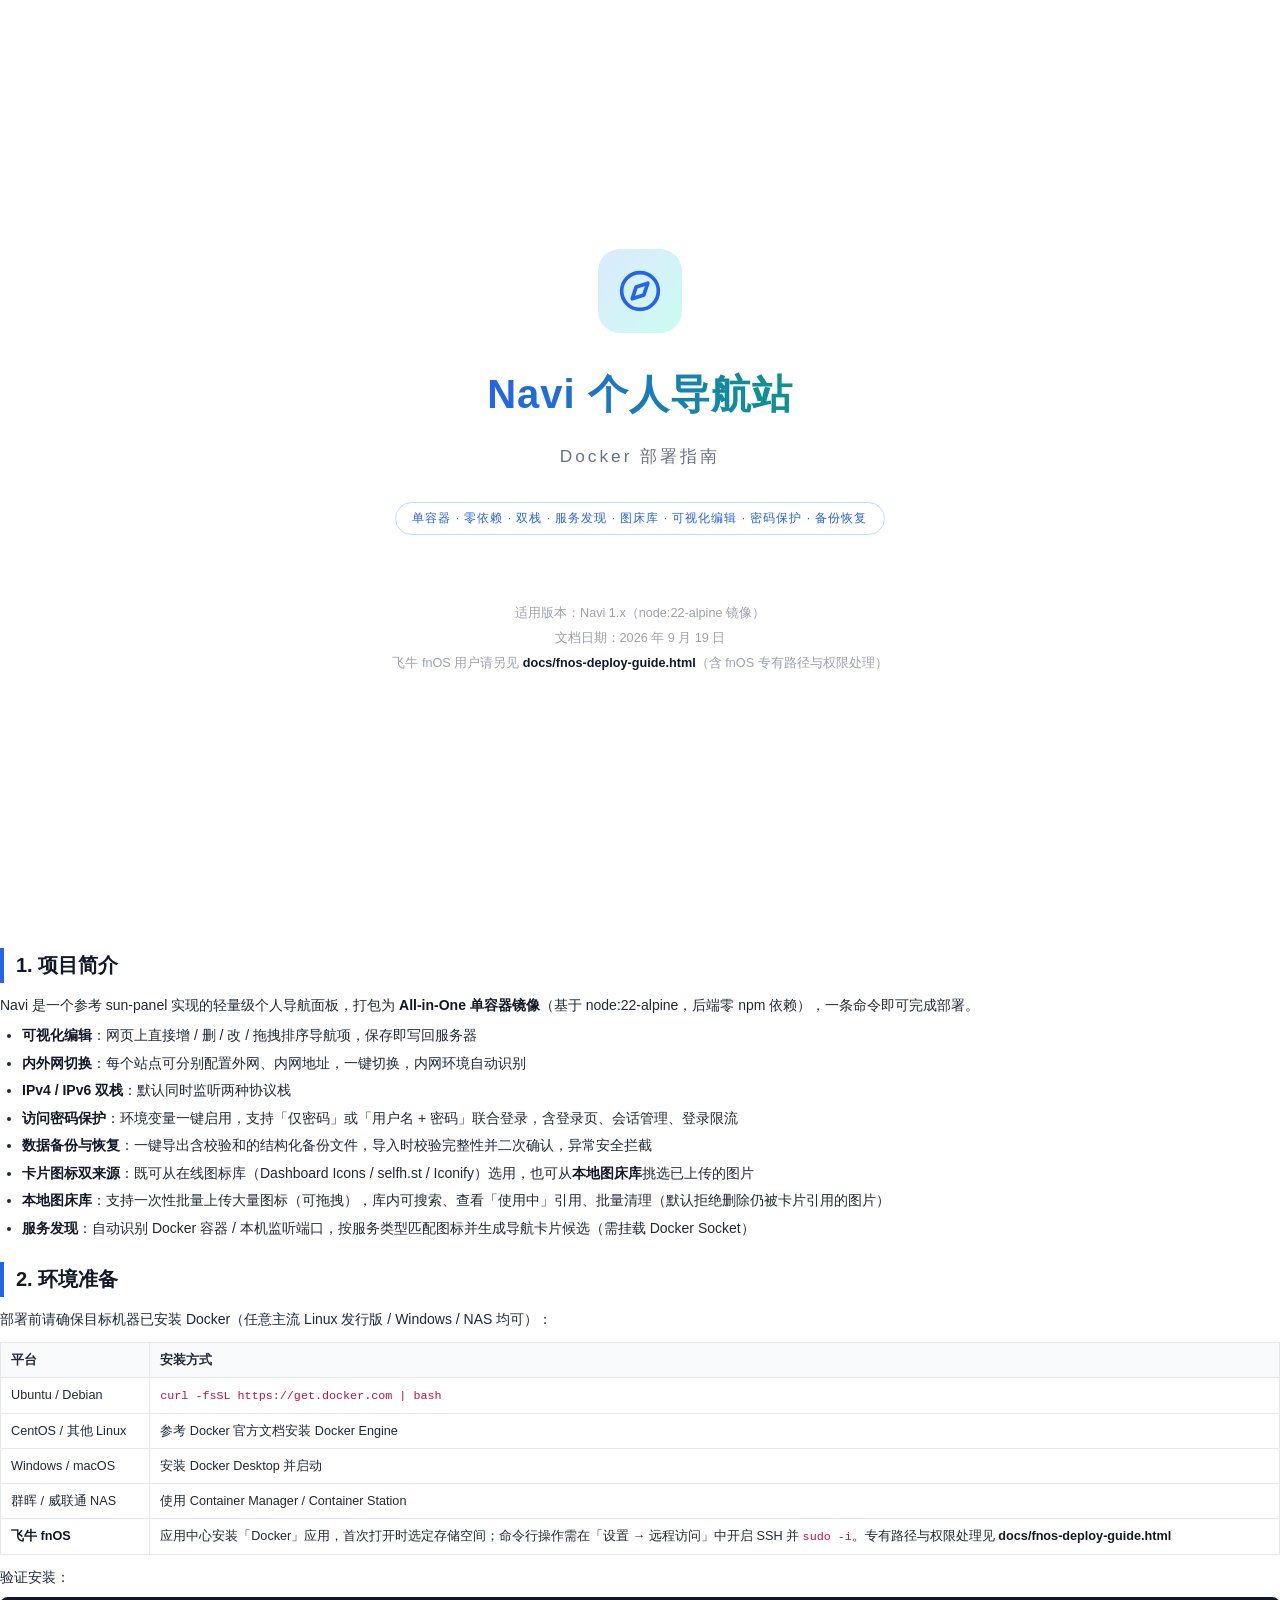
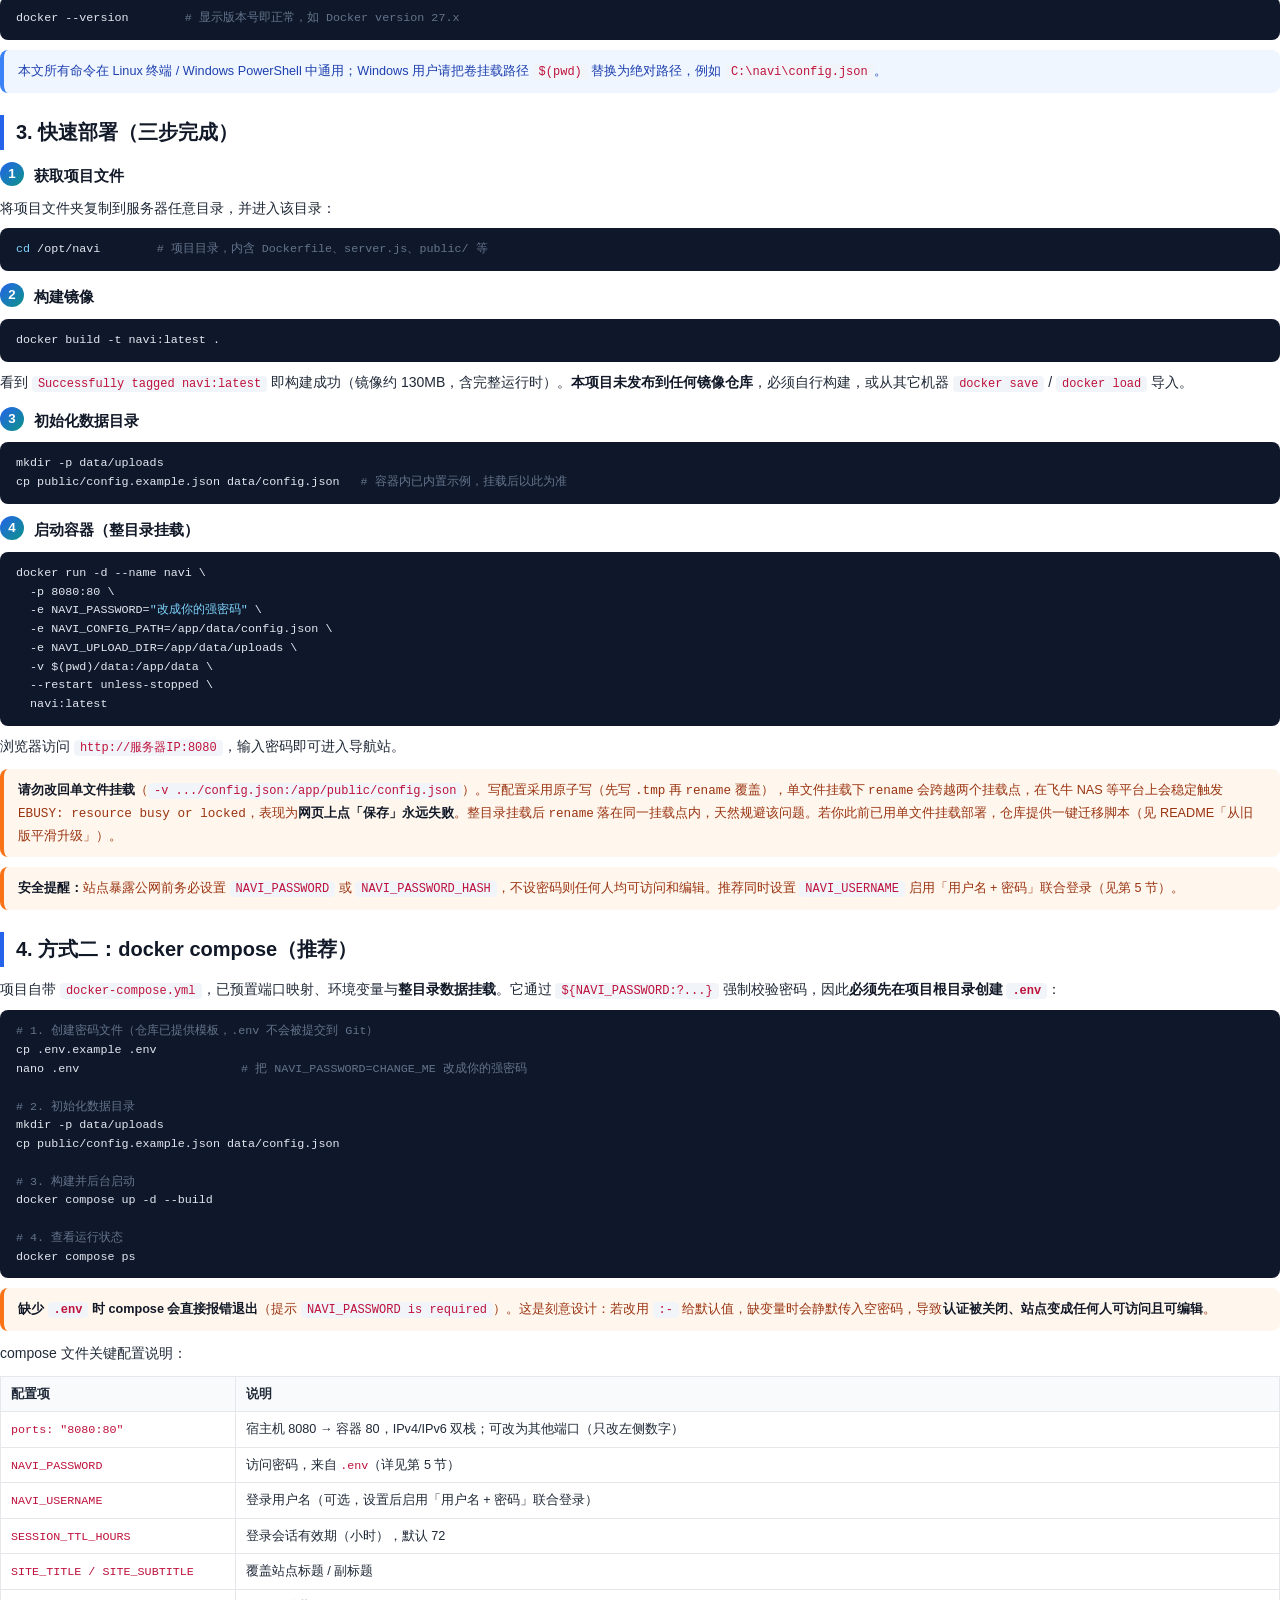
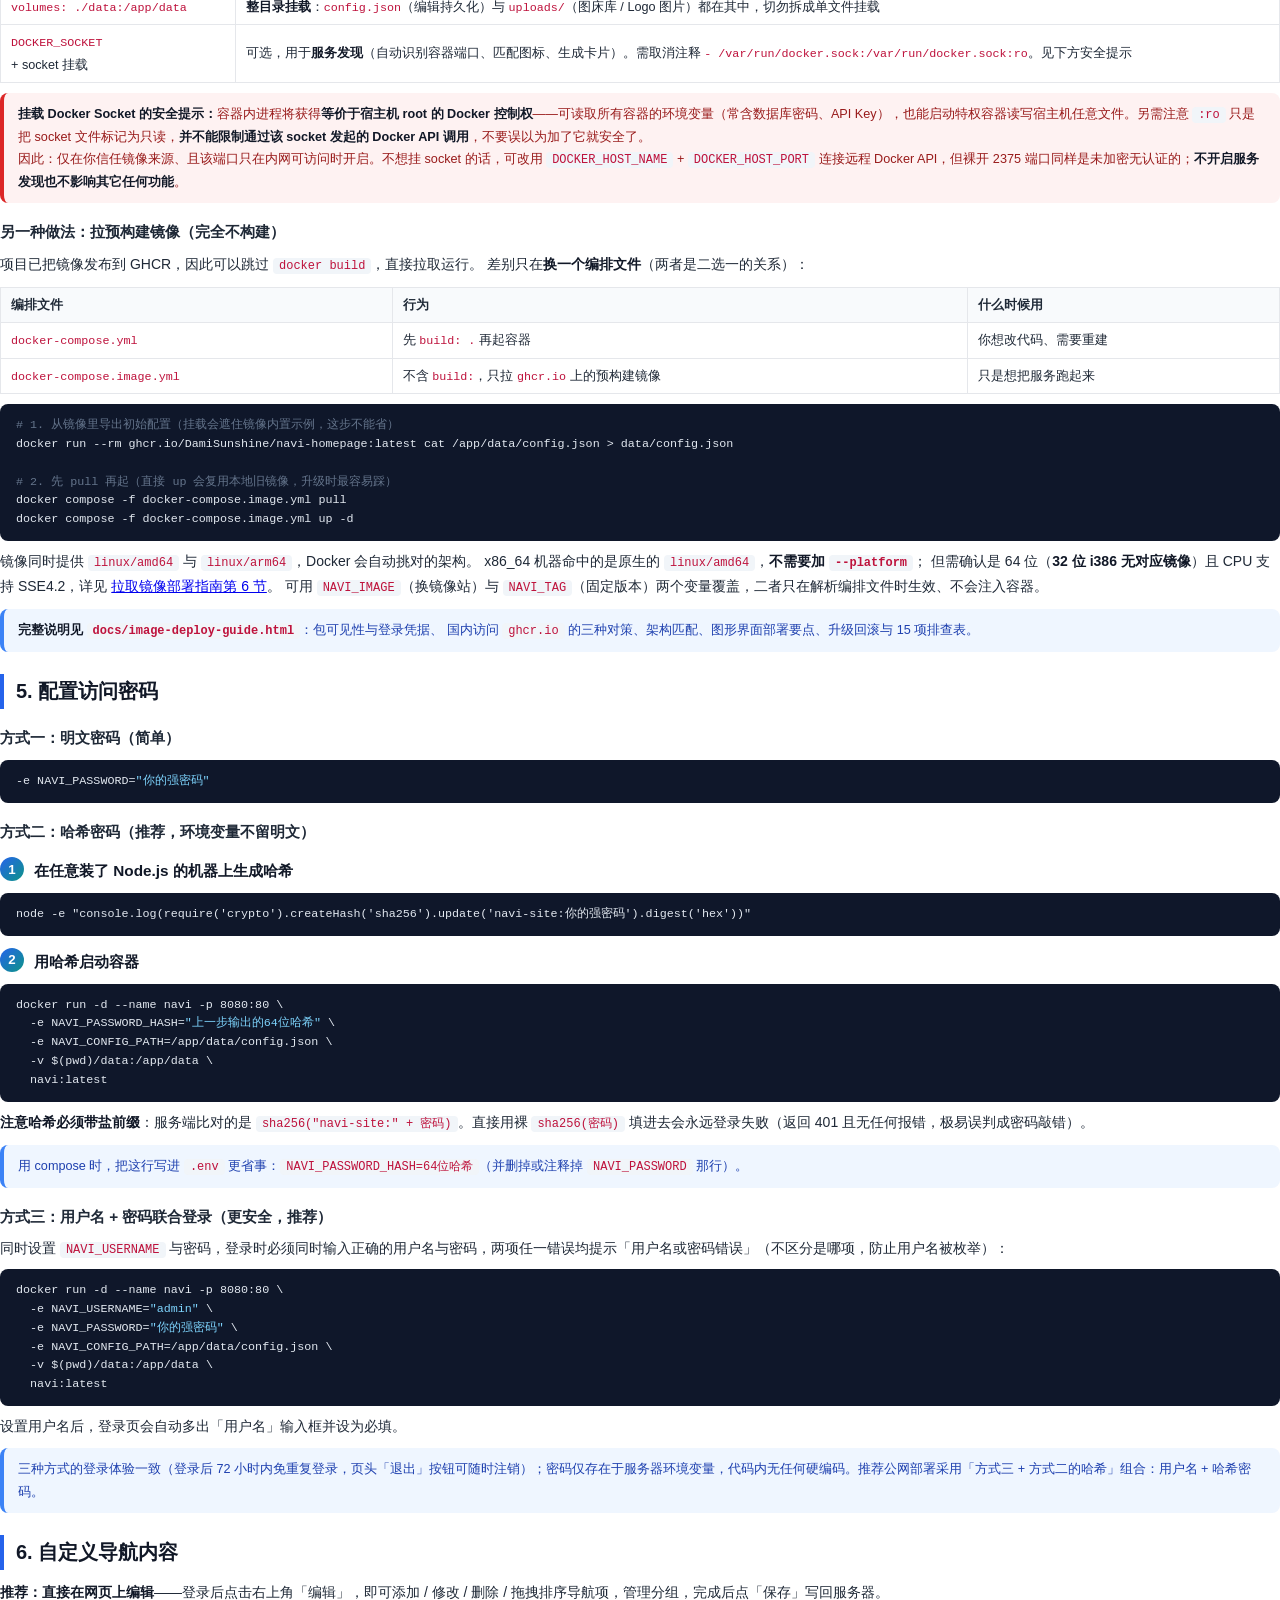
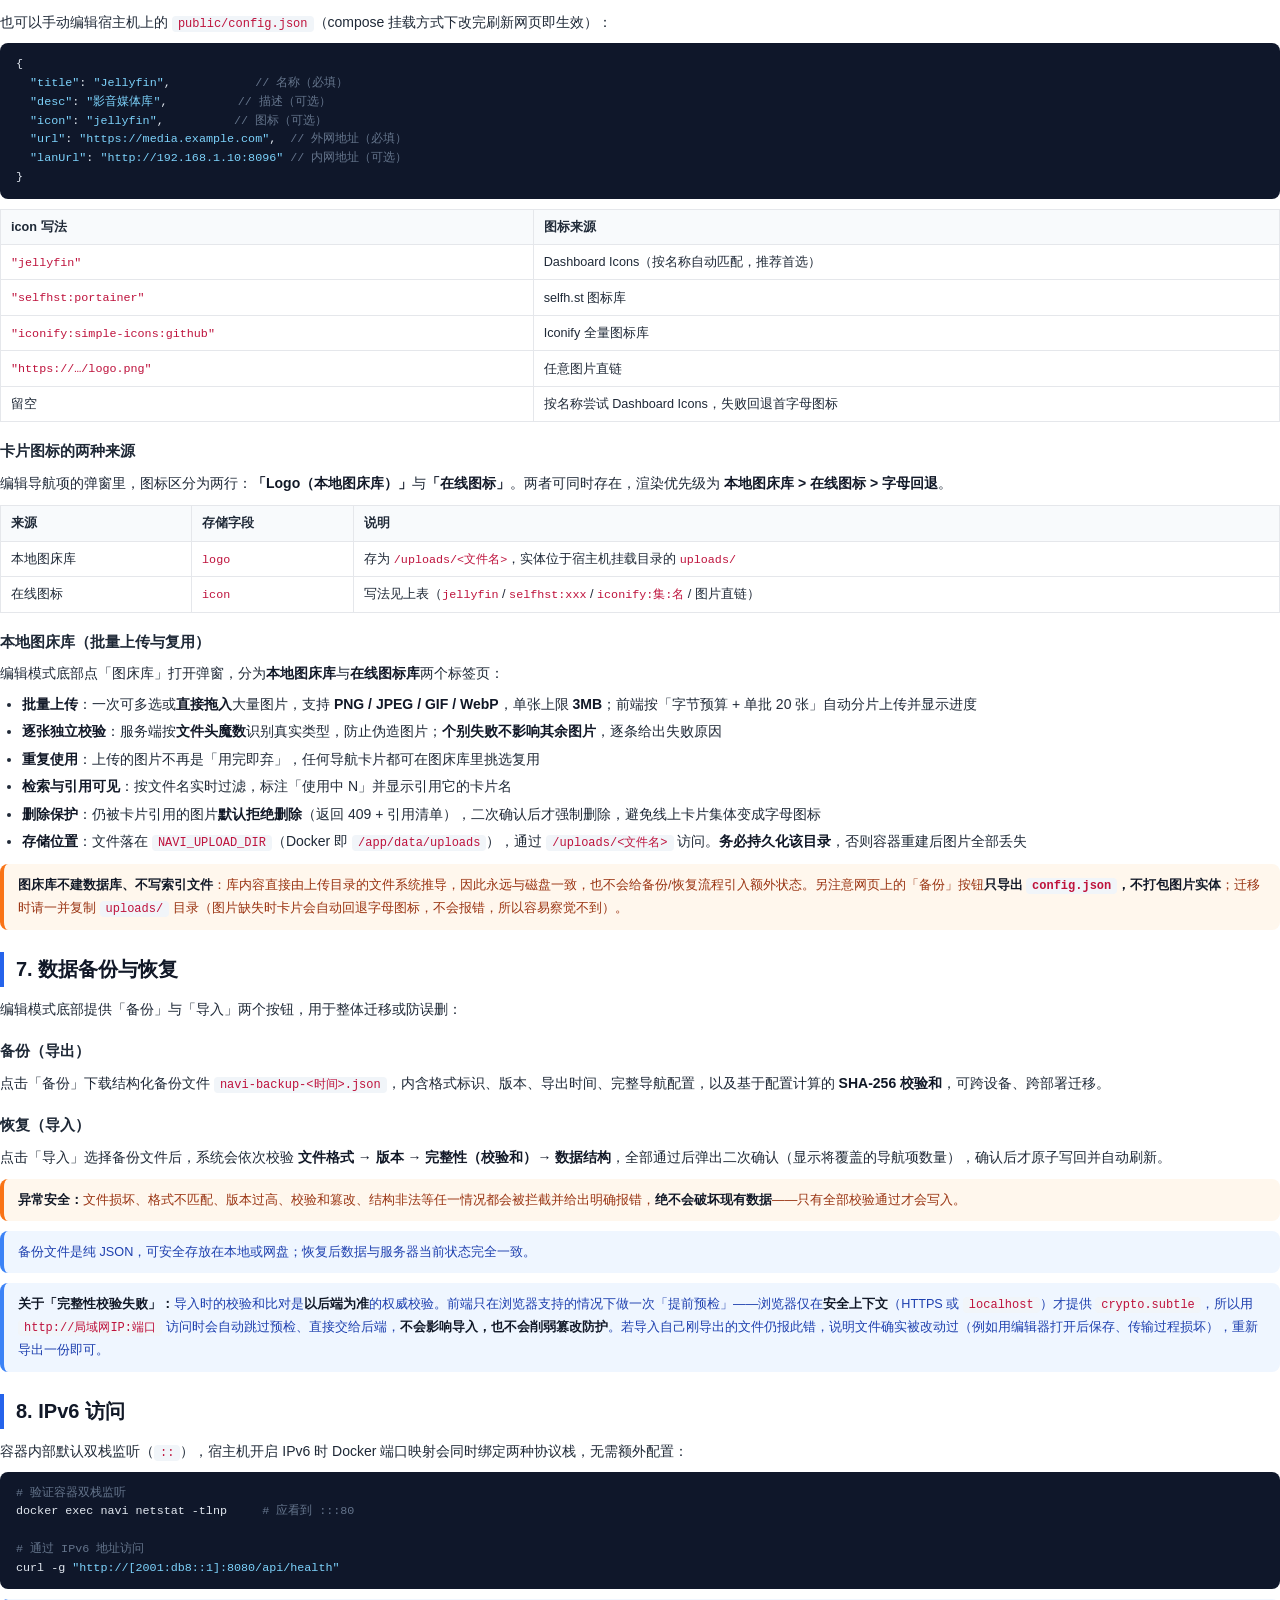
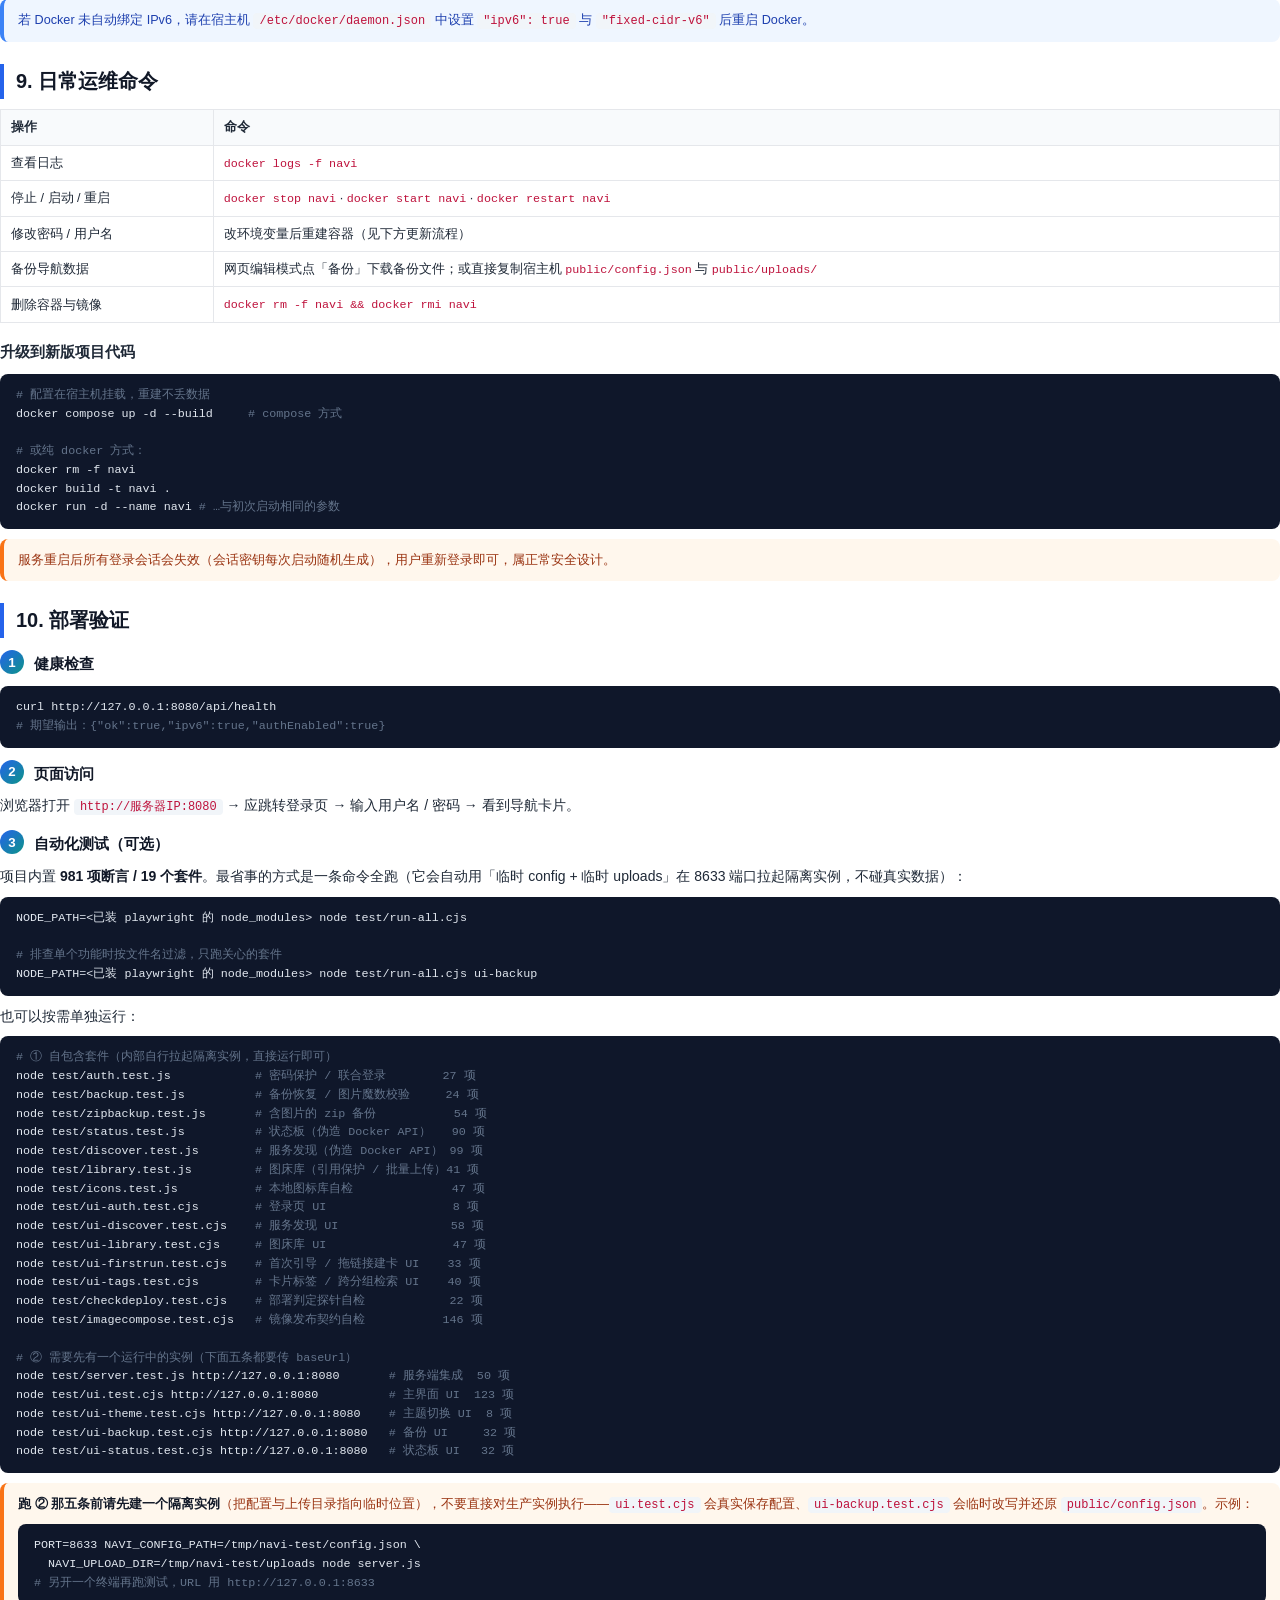
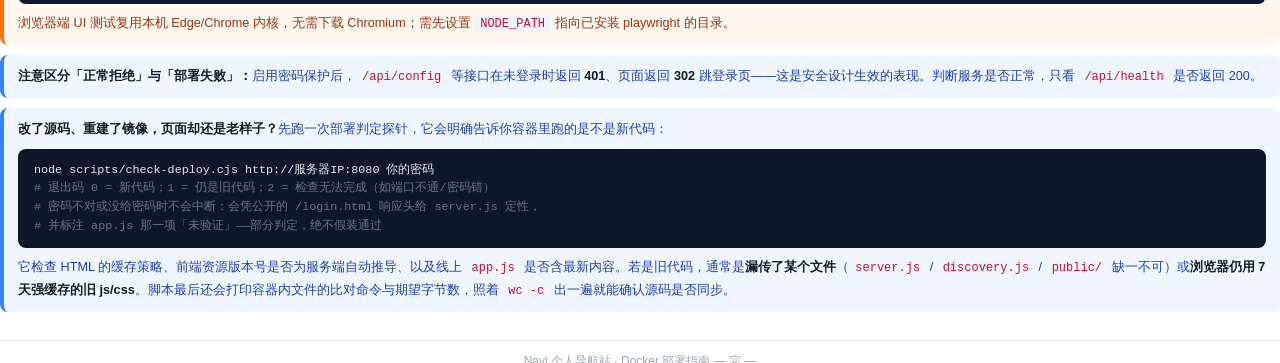
<file: docs/docker-guide.html>
<!DOCTYPE html>
<html lang="zh-CN">
<head>
<meta charset="UTF-8">
<title>Navi 导航站 · Docker 部署指南</title>
<style>
  @page { size: A4; margin: 18mm 16mm; }
  * { margin: 0; padding: 0; box-sizing: border-box; }
  body {
    font-family: "Microsoft YaHei", "PingFang SC", sans-serif;
    color: #1f2937; font-size: 10.5pt; line-height: 1.75;
  }

  /* ---------- 封面 ---------- */
  .cover {
    height: 245mm;
    display: flex; flex-direction: column; justify-content: center; align-items: center;
    text-align: center;
    page-break-after: always;
  }
  .cover .logo {
    width: 84px; height: 84px; margin-bottom: 26px;
    display: grid; place-items: center;
    color: #2563eb;
    background: linear-gradient(135deg, #dbeafe, #ccfbf1);
    border-radius: 22px;
  }
  .cover .logo svg { width: 44px; height: 44px; }
  .cover h1 {
    font-size: 30pt; font-weight: 800; letter-spacing: 1px;
    background: linear-gradient(90deg, #2563eb, #0d9488);
    -webkit-background-clip: text; background-clip: text; color: transparent;
  }
  .cover .sub { margin-top: 12px; font-size: 13pt; color: #6b7280; letter-spacing: 3px; }
  .cover .meta {
    margin-top: 60px; font-size: 9.5pt; color: #9ca3af; line-height: 2;
  }
  .cover .badge {
    display: inline-block; margin-top: 18px; padding: 5px 16px;
    border: 1px solid #bfdbfe; border-radius: 999px;
    color: #2563eb; font-size: 9pt; letter-spacing: 1px;
  }

  /* ---------- 正文 ---------- */
  h2 {
    font-size: 15pt; font-weight: 700; color: #111827;
    margin: 22px 0 10px; padding-left: 12px;
    border-left: 4px solid #2563eb;
    page-break-after: avoid;
  }
  h3 {
    font-size: 11.5pt; font-weight: 700; color: #1f2937;
    margin: 16px 0 6px;
    page-break-after: avoid;
  }
  p { margin: 6px 0; }
  ul, ol { margin: 6px 0 6px 22px; }
  li { margin: 3px 0; }
  strong { color: #111827; }

  code.inline {
    font-family: Consolas, "Courier New", monospace;
    font-size: 9pt;
    background: #f1f5f9; color: #be123c;
    padding: 1px 6px; border-radius: 4px;
  }
  pre {
    font-family: Consolas, "Courier New", monospace;
    font-size: 8.8pt; line-height: 1.6;
    background: #0f172a; color: #e2e8f0;
    border-radius: 8px;
    padding: 12px 16px;
    margin: 8px 0;
    white-space: pre-wrap; word-break: break-all;
    page-break-inside: avoid;
  }
  pre .c { color: #64748b; }   /* 注释 */
  pre .k { color: #7dd3fc; }   /* 关键字 */

  .tip, .warn, .danger {
    border-radius: 8px; padding: 10px 14px; margin: 10px 0;
    font-size: 9.5pt;
    page-break-inside: avoid;
  }
  .tip { background: #eff6ff; border-left: 4px solid #3b82f6; color: #1e40af; }
  .warn { background: #fff7ed; border-left: 4px solid #f97316; color: #9a3412; }
  .danger { background: #fef2f2; border-left: 4px solid #dc2626; color: #991b1b; }
  .tip pre, .warn pre, .danger pre { margin-top: 8px; }

  table {
    width: 100%; border-collapse: collapse; margin: 10px 0; font-size: 9.5pt;
    page-break-inside: avoid;
  }
  th, td { border: 1px solid #e5e7eb; padding: 6px 10px; text-align: left; }
  th { background: #f8fafc; font-weight: 700; }
  td code { font-family: Consolas, monospace; font-size: 8.8pt; color: #be123c; }

  .step {
    display: flex; gap: 10px; margin: 12px 0 4px;
    page-break-after: avoid;
  }
  .step .no {
    flex: none; width: 24px; height: 24px;
    display: grid; place-items: center;
    background: linear-gradient(135deg, #2563eb, #0d9488);
    color: #fff; font-weight: 700; font-size: 10pt;
    border-radius: 50%;
  }
  .step .t { font-weight: 700; font-size: 11.5pt; color: #111827; padding-top: 1px; }

  .footer-note { margin-top: 28px; padding-top: 10px; border-top: 1px solid #e5e7eb; font-size: 9pt; color: #9ca3af; text-align: center; }
</style>
</head>
<body>

<!-- ==================== 封面 ==================== -->
<div class="cover">
  <span class="logo">
    <svg viewBox="0 0 24 24" fill="none" stroke="currentColor" stroke-width="2" stroke-linecap="round" stroke-linejoin="round">
      <circle cx="12" cy="12" r="10"></circle>
      <polygon points="16.24 7.76 14.12 14.12 7.76 16.24 9.88 9.88 16.24 7.76"></polygon>
    </svg>
  </span>
  <h1>Navi 个人导航站</h1>
  <p class="sub">Docker 部署指南</p>
  <p><span class="badge">单容器 · 零依赖 · 双栈 · 服务发现 · 图床库 · 可视化编辑 · 密码保护 · 备份恢复</span></p>
  <div class="meta">
    适用版本：Navi 1.x（node:22-alpine 镜像）<br>
    文档日期：2026 年 9 月 19 日<br>
    飞牛 fnOS 用户请另见 <strong>docs/fnos-deploy-guide.html</strong>（含 fnOS 专有路径与权限处理）
  </div>
</div>

<!-- ==================== 1 概述 ==================== -->
<h2>1. 项目简介</h2>
<p>Navi 是一个参考 sun-panel 实现的轻量级个人导航面板，打包为 <strong>All-in-One 单容器镜像</strong>（基于 node:22-alpine，后端零 npm 依赖），一条命令即可完成部署。</p>
<ul>
  <li><strong>可视化编辑</strong>：网页上直接增 / 删 / 改 / 拖拽排序导航项，保存即写回服务器</li>
  <li><strong>内外网切换</strong>：每个站点可分别配置外网、内网地址，一键切换，内网环境自动识别</li>
  <li><strong>IPv4 / IPv6 双栈</strong>：默认同时监听两种协议栈</li>
  <li><strong>访问密码保护</strong>：环境变量一键启用，支持「仅密码」或「用户名 + 密码」联合登录，含登录页、会话管理、登录限流</li>
  <li><strong>数据备份与恢复</strong>：一键导出含校验和的结构化备份文件，导入时校验完整性并二次确认，异常安全拦截</li>
  <li><strong>卡片图标双来源</strong>：既可从在线图标库（Dashboard Icons / selfh.st / Iconify）选用，也可从<strong>本地图床库</strong>挑选已上传的图片</li>
  <li><strong>本地图床库</strong>：支持一次性批量上传大量图标（可拖拽），库内可搜索、查看「使用中」引用、批量清理（默认拒绝删除仍被卡片引用的图片）</li>
  <li><strong>服务发现</strong>：自动识别 Docker 容器 / 本机监听端口，按服务类型匹配图标并生成导航卡片候选（需挂载 Docker Socket）</li>
</ul>

<!-- ==================== 2 环境准备 ==================== -->
<h2>2. 环境准备</h2>
<p>部署前请确保目标机器已安装 Docker（任意主流 Linux 发行版 / Windows / NAS 均可）：</p>
<table>
  <tr><th>平台</th><th>安装方式</th></tr>
  <tr><td>Ubuntu / Debian</td><td><code>curl -fsSL https://get.docker.com | bash</code></td></tr>
  <tr><td>CentOS / 其他 Linux</td><td>参考 Docker 官方文档安装 Docker Engine</td></tr>
  <tr><td>Windows / macOS</td><td>安装 Docker Desktop 并启动</td></tr>
  <tr><td>群晖 / 威联通 NAS</td><td>使用 Container Manager / Container Station</td></tr>
  <tr><td><strong>飞牛 fnOS</strong></td><td>应用中心安装「Docker」应用，首次打开时选定存储空间；命令行操作需在「设置 → 远程访问」中开启 SSH 并 <code>sudo -i</code>。专有路径与权限处理见 <strong>docs/fnos-deploy-guide.html</strong></td></tr>
</table>
<p>验证安装：</p>
<pre>docker --version        <span class="c"># 显示版本号即正常，如 Docker version 27.x</span></pre>
<div class="tip">本文所有命令在 Linux 终端 / Windows PowerShell 中通用；Windows 用户请把卷挂载路径 <code class="inline">$(pwd)</code> 替换为绝对路径，例如 <code class="inline">C:\navi\config.json</code>。</div>

<!-- ==================== 3 快速部署 ==================== -->
<h2>3. 快速部署（三步完成）</h2>

<div class="step"><span class="no">1</span><span class="t">获取项目文件</span></div>
<p>将项目文件夹复制到服务器任意目录，并进入该目录：</p>
<pre><span class="k">cd</span> /opt/navi        <span class="c"># 项目目录，内含 Dockerfile、server.js、public/ 等</span></pre>

<div class="step"><span class="no">2</span><span class="t">构建镜像</span></div>
<pre>docker build -t navi:latest .</pre>
<p>看到 <code class="inline">Successfully tagged navi:latest</code> 即构建成功（镜像约 130MB，含完整运行时）。<strong>本项目未发布到任何镜像仓库</strong>，必须自行构建，或从其它机器 <code class="inline">docker save</code> / <code class="inline">docker load</code> 导入。</p>

<div class="step"><span class="no">3</span><span class="t">初始化数据目录</span></div>
<pre>mkdir -p data/uploads
cp public/config.example.json data/config.json   <span class="c"># 容器内已内置示例，挂载后以此为准</span></pre>

<div class="step"><span class="no">4</span><span class="t">启动容器（整目录挂载）</span></div>
<pre>docker run -d --name navi \
  -p 8080:80 \
  -e NAVI_PASSWORD=<span class="k">"改成你的强密码"</span> \
  -e NAVI_CONFIG_PATH=/app/data/config.json \
  -e NAVI_UPLOAD_DIR=/app/data/uploads \
  -v $(pwd)/data:/app/data \
  --restart unless-stopped \
  navi:latest</pre>
<p>浏览器访问 <code class="inline">http://服务器IP:8080</code>，输入密码即可进入导航站。</p>

<div class="warn"><strong>请勿改回单文件挂载</strong>（<code class="inline">-v .../config.json:/app/public/config.json</code>）。写配置采用原子写（先写 <code>.tmp</code> 再 <code>rename</code> 覆盖），单文件挂载下 <code>rename</code> 会跨越两个挂载点，在飞牛 NAS 等平台上会稳定触发 <code>EBUSY: resource busy or locked</code>，表现为<strong>网页上点「保存」永远失败</strong>。整目录挂载后 <code>rename</code> 落在同一挂载点内，天然规避该问题。若你此前已用单文件挂载部署，仓库提供一键迁移脚本（见 README「从旧版平滑升级」）。</div>

<div class="warn"><strong>安全提醒：</strong>站点暴露公网前务必设置 <code class="inline">NAVI_PASSWORD</code> 或 <code class="inline">NAVI_PASSWORD_HASH</code>，不设密码则任何人均可访问和编辑。推荐同时设置 <code class="inline">NAVI_USERNAME</code> 启用「用户名 + 密码」联合登录（见第 5 节）。</div>

<!-- ==================== 4 compose ==================== -->
<h2>4. 方式二：docker compose（推荐）</h2>
<p>项目自带 <code class="inline">docker-compose.yml</code>，已预置端口映射、环境变量与<strong>整目录数据挂载</strong>。它通过 <code class="inline">${NAVI_PASSWORD:?...}</code> 强制校验密码，因此<strong>必须先在项目根目录创建 <code class="inline">.env</code></strong>：</p>
<pre><span class="c"># 1. 创建密码文件（仓库已提供模板，.env 不会被提交到 Git）</span>
cp .env.example .env
nano .env                       <span class="c"># 把 NAVI_PASSWORD=CHANGE_ME 改成你的强密码</span>

<span class="c"># 2. 初始化数据目录</span>
mkdir -p data/uploads
cp public/config.example.json data/config.json

<span class="c"># 3. 构建并后台启动</span>
docker compose up -d --build

<span class="c"># 4. 查看运行状态</span>
docker compose ps</pre>
<div class="warn"><strong>缺少 <code class="inline">.env</code> 时 compose 会直接报错退出</strong>（提示 <code class="inline">NAVI_PASSWORD is required</code>）。这是刻意设计：若改用 <code class="inline">:-</code> 给默认值，缺变量时会静默传入空密码，导致<strong>认证被关闭、站点变成任何人可访问且可编辑</strong>。</div>
<p>compose 文件关键配置说明：</p>
<table>
  <tr><th>配置项</th><th>说明</th></tr>
  <tr><td><code>ports: "8080:80"</code></td><td>宿主机 8080 → 容器 80，IPv4/IPv6 双栈；可改为其他端口（只改左侧数字）</td></tr>
  <tr><td><code>NAVI_PASSWORD</code></td><td>访问密码，来自 <code>.env</code>（详见第 5 节）</td></tr>
  <tr><td><code>NAVI_USERNAME</code></td><td>登录用户名（可选，设置后启用「用户名 + 密码」联合登录）</td></tr>
  <tr><td><code>SESSION_TTL_HOURS</code></td><td>登录会话有效期（小时），默认 72</td></tr>
  <tr><td><code>SITE_TITLE / SITE_SUBTITLE</code></td><td>覆盖站点标题 / 副标题</td></tr>
  <tr><td><code>volumes: ./data:/app/data</code></td><td><strong>整目录挂载</strong>：<code>config.json</code>（编辑持久化）与 <code>uploads/</code>（图床库 / Logo 图片）都在其中，切勿拆成单文件挂载</td></tr>
  <tr><td><code>DOCKER_SOCKET</code><br>+ socket 挂载</td><td>可选，用于<strong>服务发现</strong>（自动识别容器端口、匹配图标、生成卡片）。需取消注释 <code>- /var/run/docker.sock:/var/run/docker.sock:ro</code>。见下方安全提示</td></tr>
</table>
<div class="danger"><strong>挂载 Docker Socket 的安全提示：</strong>容器内进程将获得<strong>等价于宿主机 root 的 Docker 控制权</strong>——可读取所有容器的环境变量（常含数据库密码、API Key），也能启动特权容器读写宿主机任意文件。另需注意 <code class="inline">:ro</code> 只是把 socket 文件标记为只读，<strong>并不能限制通过该 socket 发起的 Docker API 调用</strong>，不要误以为加了它就安全了。<br>
因此：仅在你信任镜像来源、且该端口只在内网可访问时开启。不想挂 socket 的话，可改用 <code class="inline">DOCKER_HOST_NAME</code> + <code class="inline">DOCKER_HOST_PORT</code> 连接远程 Docker API，但裸开 2375 端口同样是未加密无认证的；<strong>不开启服务发现也不影响其它任何功能</strong>。</div>

<h3>另一种做法：拉预构建镜像（完全不构建）</h3>
<p>项目已把镜像发布到 GHCR，因此可以跳过 <code class="inline">docker build</code>，直接拉取运行。
差别只在<strong>换一个编排文件</strong>（两者是二选一的关系）：</p>
<table>
  <tr><th>编排文件</th><th>行为</th><th>什么时候用</th></tr>
  <tr><td><code>docker-compose.yml</code></td><td>先 <code>build: .</code> 再起容器</td><td>你想改代码、需要重建</td></tr>
  <tr><td><code>docker-compose.image.yml</code></td><td>不含 <code>build:</code>，只拉 <code>ghcr.io</code> 上的预构建镜像</td><td>只是想把服务跑起来</td></tr>
</table>
<pre><span class="c"># 1. 从镜像里导出初始配置（挂载会遮住镜像内置示例，这步不能省）</span>
docker run --rm ghcr.io/DamiSunshine/navi-homepage:latest cat /app/data/config.json &gt; data/config.json

<span class="c"># 2. 先 pull 再起（直接 up 会复用本地旧镜像，升级时最容易踩）</span>
docker compose -f docker-compose.image.yml pull
docker compose -f docker-compose.image.yml up -d</pre>
<p>镜像同时提供 <code class="inline">linux/amd64</code> 与 <code class="inline">linux/arm64</code>，Docker 会自动挑对的架构。
x86_64 机器命中的是原生的 <code class="inline">linux/amd64</code>，<strong>不需要加 <code class="inline">--platform</code></strong>；
但需确认是 64 位（<strong>32 位 i386 无对应镜像</strong>）且 CPU 支持 SSE4.2，详见
<a href="image-deploy-guide.html#s6">拉取镜像部署指南第 6 节</a>。
可用 <code class="inline">NAVI_IMAGE</code>（换镜像站）与 <code class="inline">NAVI_TAG</code>（固定版本）两个变量覆盖，二者只在解析编排文件时生效、不会注入容器。</p>
<div class="tip"><strong>完整说明见 <code class="inline">docs/image-deploy-guide.html</code></strong>：包可见性与登录凭据、
国内访问 <code class="inline">ghcr.io</code> 的三种对策、架构匹配、图形界面部署要点、升级回滚与 15 项排查表。</div>

<!-- ==================== 5 密码 ==================== -->
<h2>5. 配置访问密码</h2>
<h3>方式一：明文密码（简单）</h3>
<pre>-e NAVI_PASSWORD=<span class="k">"你的强密码"</span></pre>
<h3>方式二：哈希密码（推荐，环境变量不留明文）</h3>
<div class="step"><span class="no">1</span><span class="t">在任意装了 Node.js 的机器上生成哈希</span></div>
<pre>node -e "console.log(require('crypto').createHash('sha256').update('navi-site:你的强密码').digest('hex'))"</pre>
<div class="step"><span class="no">2</span><span class="t">用哈希启动容器</span></div>
<pre>docker run -d --name navi -p 8080:80 \
  -e NAVI_PASSWORD_HASH=<span class="k">"上一步输出的64位哈希"</span> \
  -e NAVI_CONFIG_PATH=/app/data/config.json \
  -v $(pwd)/data:/app/data \
  navi:latest</pre>
<p><strong>注意哈希必须带盐前缀</strong>：服务端比对的是 <code class="inline">sha256("navi-site:" + 密码)</code>。直接用裸 <code class="inline">sha256(密码)</code> 填进去会永远登录失败（返回 401 且无任何报错，极易误判成密码敲错）。</p>
<div class="tip">用 compose 时，把这行写进 <code class="inline">.env</code> 更省事：<code class="inline">NAVI_PASSWORD_HASH=64位哈希</code>（并删掉或注释掉 <code class="inline">NAVI_PASSWORD</code> 那行）。</div>

<h3>方式三：用户名 + 密码联合登录（更安全，推荐）</h3>
<p>同时设置 <code class="inline">NAVI_USERNAME</code> 与密码，登录时必须同时输入正确的用户名与密码，两项任一错误均提示「用户名或密码错误」（不区分是哪项，防止用户名被枚举）：</p>
<pre>docker run -d --name navi -p 8080:80 \
  -e NAVI_USERNAME=<span class="k">"admin"</span> \
  -e NAVI_PASSWORD=<span class="k">"你的强密码"</span> \
  -e NAVI_CONFIG_PATH=/app/data/config.json \
  -v $(pwd)/data:/app/data \
  navi:latest</pre>
<p>设置用户名后，登录页会自动多出「用户名」输入框并设为必填。</p>

<div class="tip">三种方式的登录体验一致（登录后 72 小时内免重复登录，页头「退出」按钮可随时注销）；密码仅存在于服务器环境变量，代码内无任何硬编码。推荐公网部署采用「方式三 + 方式二的哈希」组合：用户名 + 哈希密码。</div>

<!-- ==================== 6 自定义 ==================== -->
<h2>6. 自定义导航内容</h2>
<p><strong>推荐：直接在网页上编辑</strong>——登录后点击右上角「编辑」，即可添加 / 修改 / 删除 / 拖拽排序导航项，管理分组，完成后点「保存」写回服务器。</p>
<p>也可以手动编辑宿主机上的 <code class="inline">public/config.json</code>（compose 挂载方式下改完刷新网页即生效）：</p>
<pre>{
  <span class="k">"title"</span>: <span class="k">"Jellyfin"</span>,            <span class="c">// 名称（必填）</span>
  <span class="k">"desc"</span>: <span class="k">"影音媒体库"</span>,          <span class="c">// 描述（可选）</span>
  <span class="k">"icon"</span>: <span class="k">"jellyfin"</span>,          <span class="c">// 图标（可选）</span>
  <span class="k">"url"</span>: <span class="k">"https://media.example.com"</span>,  <span class="c">// 外网地址（必填）</span>
  <span class="k">"lanUrl"</span>: <span class="k">"http://192.168.1.10:8096"</span> <span class="c">// 内网地址（可选）</span>
}</pre>
<table>
  <tr><th>icon 写法</th><th>图标来源</th></tr>
  <tr><td><code>"jellyfin"</code></td><td>Dashboard Icons（按名称自动匹配，推荐首选）</td></tr>
  <tr><td><code>"selfhst:portainer"</code></td><td>selfh.st 图标库</td></tr>
  <tr><td><code>"iconify:simple-icons:github"</code></td><td>Iconify 全量图标库</td></tr>
  <tr><td><code>"https://…/logo.png"</code></td><td>任意图片直链</td></tr>
  <tr><td>留空</td><td>按名称尝试 Dashboard Icons，失败回退首字母图标</td></tr>
</table>

<h3>卡片图标的两种来源</h3>
<p>编辑导航项的弹窗里，图标区分为两行：<strong>「Logo（本地图床库）」</strong>与<strong>「在线图标」</strong>。两者可同时存在，渲染优先级为 <strong>本地图床库 &gt; 在线图标 &gt; 字母回退</strong>。</p>
<table>
  <tr><th>来源</th><th>存储字段</th><th>说明</th></tr>
  <tr><td>本地图床库</td><td><code>logo</code></td><td>存为 <code>/uploads/&lt;文件名&gt;</code>，实体位于宿主机挂载目录的 <code>uploads/</code></td></tr>
  <tr><td>在线图标</td><td><code>icon</code></td><td>写法见上表（<code>jellyfin</code> / <code>selfhst:xxx</code> / <code>iconify:集:名</code> / 图片直链）</td></tr>
</table>

<h3>本地图床库（批量上传与复用）</h3>
<p>编辑模式底部点「图床库」打开弹窗，分为<strong>本地图床库</strong>与<strong>在线图标库</strong>两个标签页：</p>
<ul>
  <li><strong>批量上传</strong>：一次可多选或<strong>直接拖入</strong>大量图片，支持 <strong>PNG / JPEG / GIF / WebP</strong>，单张上限 <strong>3MB</strong>；前端按「字节预算 + 单批 20 张」自动分片上传并显示进度</li>
  <li><strong>逐张独立校验</strong>：服务端按<strong>文件头魔数</strong>识别真实类型，防止伪造图片；<strong>个别失败不影响其余图片</strong>，逐条给出失败原因</li>
  <li><strong>重复使用</strong>：上传的图片不再是「用完即弃」，任何导航卡片都可在图床库里挑选复用</li>
  <li><strong>检索与引用可见</strong>：按文件名实时过滤，标注「使用中 N」并显示引用它的卡片名</li>
  <li><strong>删除保护</strong>：仍被卡片引用的图片<strong>默认拒绝删除</strong>（返回 409 + 引用清单），二次确认后才强制删除，避免线上卡片集体变成字母图标</li>
  <li><strong>存储位置</strong>：文件落在 <code class="inline">NAVI_UPLOAD_DIR</code>（Docker 即 <code class="inline">/app/data/uploads</code>），通过 <code class="inline">/uploads/&lt;文件名&gt;</code> 访问。<strong>务必持久化该目录</strong>，否则容器重建后图片全部丢失</li>
</ul>
<div class="warn"><strong>图床库不建数据库、不写索引文件</strong>：库内容直接由上传目录的文件系统推导，因此永远与磁盘一致，也不会给备份/恢复流程引入额外状态。另注意网页上的「备份」按钮<strong>只导出 <code class="inline">config.json</code>，不打包图片实体</strong>；迁移时请一并复制 <code class="inline">uploads/</code> 目录（图片缺失时卡片会自动回退字母图标，不会报错，所以容易察觉不到）。</div>

<!-- ==================== 7 备份恢复 ==================== -->
<h2>7. 数据备份与恢复</h2>
<p>编辑模式底部提供「备份」与「导入」两个按钮，用于整体迁移或防误删：</p>
<h3>备份（导出）</h3>
<p>点击「备份」下载结构化备份文件 <code class="inline">navi-backup-&lt;时间&gt;.json</code>，内含格式标识、版本、导出时间、完整导航配置，以及基于配置计算的 <strong>SHA-256 校验和</strong>，可跨设备、跨部署迁移。</p>
<h3>恢复（导入）</h3>
<p>点击「导入」选择备份文件后，系统会依次校验 <strong>文件格式 → 版本 → 完整性（校验和）→ 数据结构</strong>，全部通过后弹出二次确认（显示将覆盖的导航项数量），确认后才原子写回并自动刷新。</p>
<div class="warn"><strong>异常安全：</strong>文件损坏、格式不匹配、版本过高、校验和篡改、结构非法等任一情况都会被拦截并给出明确报错，<strong>绝不会破坏现有数据</strong>——只有全部校验通过才会写入。</div>
<div class="tip">备份文件是纯 JSON，可安全存放在本地或网盘；恢复后数据与服务器当前状态完全一致。</div>
<div class="tip"><strong>关于「完整性校验失败」：</strong>导入时的校验和比对是<strong>以后端为准</strong>的权威校验。前端只在浏览器支持的情况下做一次「提前预检」——浏览器仅在<strong>安全上下文</strong>（HTTPS 或 <code class="inline">localhost</code>）才提供 <code class="inline">crypto.subtle</code>，所以用 <code class="inline">http://局域网IP:端口</code> 访问时会自动跳过预检、直接交给后端，<strong>不会影响导入，也不会削弱篡改防护</strong>。若导入自己刚导出的文件仍报此错，说明文件确实被改动过（例如用编辑器打开后保存、传输过程损坏），重新导出一份即可。</div>

<!-- ==================== 8 IPv6 ==================== -->
<h2>8. IPv6 访问</h2>
<p>容器内部默认双栈监听（<code class="inline">::</code>），宿主机开启 IPv6 时 Docker 端口映射会同时绑定两种协议栈，无需额外配置：</p>
<pre><span class="c"># 验证容器双栈监听</span>
docker exec navi netstat -tlnp     <span class="c"># 应看到 :::80</span>

<span class="c"># 通过 IPv6 地址访问</span>
curl -g <span class="k">"http://[2001:db8::1]:8080/api/health"</span></pre>
<div class="tip">若 Docker 未自动绑定 IPv6，请在宿主机 <code class="inline">/etc/docker/daemon.json</code> 中设置 <code class="inline">"ipv6": true</code> 与 <code class="inline">"fixed-cidr-v6"</code> 后重启 Docker。</div>

<!-- ==================== 9 运维 ==================== -->
<h2>9. 日常运维命令</h2>
<table>
  <tr><th>操作</th><th>命令</th></tr>
  <tr><td>查看日志</td><td><code>docker logs -f navi</code></td></tr>
  <tr><td>停止 / 启动 / 重启</td><td><code>docker stop navi</code> · <code>docker start navi</code> · <code>docker restart navi</code></td></tr>
  <tr><td>修改密码 / 用户名</td><td>改环境变量后重建容器（见下方更新流程）</td></tr>
  <tr><td>备份导航数据</td><td>网页编辑模式点「备份」下载备份文件；或直接复制宿主机 <code>public/config.json</code> 与 <code>public/uploads/</code></td></tr>
  <tr><td>删除容器与镜像</td><td><code>docker rm -f navi && docker rmi navi</code></td></tr>
</table>

<h3>升级到新版项目代码</h3>
<pre><span class="c"># 配置在宿主机挂载，重建不丢数据</span>
docker compose up -d --build     <span class="c"># compose 方式</span>

<span class="c"># 或纯 docker 方式：</span>
docker rm -f navi
docker build -t navi .
docker run -d --name navi <span class="c"># …与初次启动相同的参数</span></pre>
<div class="warn">服务重启后所有登录会话会失效（会话密钥每次启动随机生成），用户重新登录即可，属正常安全设计。</div>

<!-- ==================== 10 验证 ==================== -->
<h2>10. 部署验证</h2>
<div class="step"><span class="no">1</span><span class="t">健康检查</span></div>
<pre>curl http://127.0.0.1:8080/api/health
<span class="c"># 期望输出：{"ok":true,"ipv6":true,"authEnabled":true}</span></pre>
<div class="step"><span class="no">2</span><span class="t">页面访问</span></div>
<p>浏览器打开 <code class="inline">http://服务器IP:8080</code> → 应跳转登录页 → 输入用户名 / 密码 → 看到导航卡片。</p>
<div class="step"><span class="no">3</span><span class="t">自动化测试（可选）</span></div>
<p>项目内置 <strong>981 项断言 / 19 个套件</strong>。最省事的方式是一条命令全跑（它会自动用「临时 config + 临时 uploads」在 8633 端口拉起隔离实例，不碰真实数据）：</p>
<pre>NODE_PATH=&lt;已装 playwright 的 node_modules&gt; node test/run-all.cjs

<span class="c"># 排查单个功能时按文件名过滤，只跑关心的套件</span>
NODE_PATH=&lt;已装 playwright 的 node_modules&gt; node test/run-all.cjs ui-backup</pre>
<p>也可以按需单独运行：</p>
<pre><span class="c"># ① 自包含套件（内部自行拉起隔离实例，直接运行即可）</span>
node test/auth.test.js            <span class="c"># 密码保护 / 联合登录        27 项</span>
node test/backup.test.js          <span class="c"># 备份恢复 / 图片魔数校验     24 项</span>
node test/zipbackup.test.js       <span class="c"># 含图片的 zip 备份           54 项</span>
node test/status.test.js          <span class="c"># 状态板（伪造 Docker API）   90 项</span>
node test/discover.test.js        <span class="c"># 服务发现（伪造 Docker API） 99 项</span>
node test/library.test.js         <span class="c"># 图床库（引用保护 / 批量上传）41 项</span>
node test/icons.test.js           <span class="c"># 本地图标库自检              47 项</span>
node test/ui-auth.test.cjs        <span class="c"># 登录页 UI                  8 项</span>
node test/ui-discover.test.cjs    <span class="c"># 服务发现 UI                58 项</span>
node test/ui-library.test.cjs     <span class="c"># 图床库 UI                  47 项</span>
node test/ui-firstrun.test.cjs    <span class="c"># 首次引导 / 拖链接建卡 UI    33 项</span>
node test/ui-tags.test.cjs        <span class="c"># 卡片标签 / 跨分组检索 UI    40 项</span>
node test/checkdeploy.test.cjs    <span class="c"># 部署判定探针自检            22 项</span>
node test/imagecompose.test.cjs   <span class="c"># 镜像发布契约自检           146 项</span>

<span class="c"># ② 需要先有一个运行中的实例（下面五条都要传 baseUrl）</span>
node test/server.test.js http://127.0.0.1:8080       <span class="c"># 服务端集成  50 项</span>
node test/ui.test.cjs http://127.0.0.1:8080          <span class="c"># 主界面 UI  123 项</span>
node test/ui-theme.test.cjs http://127.0.0.1:8080    <span class="c"># 主题切换 UI  8 项</span>
node test/ui-backup.test.cjs http://127.0.0.1:8080   <span class="c"># 备份 UI     32 项</span>
node test/ui-status.test.cjs http://127.0.0.1:8080   <span class="c"># 状态板 UI   32 项</span></pre>
<div class="warn"><strong>跑 ② 那五条前请先建一个隔离实例</strong>（把配置与上传目录指向临时位置），不要直接对生产实例执行——<code class="inline">ui.test.cjs</code> 会真实保存配置、<code class="inline">ui-backup.test.cjs</code> 会临时改写并还原 <code class="inline">public/config.json</code>。示例：
<pre style="margin-top:8px">PORT=8633 NAVI_CONFIG_PATH=/tmp/navi-test/config.json \
  NAVI_UPLOAD_DIR=/tmp/navi-test/uploads node server.js
<span class="c"># 另开一个终端再跑测试，URL 用 http://127.0.0.1:8633</span></pre>
浏览器端 UI 测试复用本机 Edge/Chrome 内核，无需下载 Chromium；需先设置 <code class="inline">NODE_PATH</code> 指向已安装 playwright 的目录。</div>
<div class="tip"><strong>注意区分「正常拒绝」与「部署失败」：</strong>启用密码保护后，<code class="inline">/api/config</code> 等接口在未登录时返回 <strong>401</strong>、页面返回 <strong>302</strong> 跳登录页——这是安全设计生效的表现。判断服务是否正常，只看 <code class="inline">/api/health</code> 是否返回 200。</div>
<div class="tip"><strong>改了源码、重建了镜像，页面却还是老样子？</strong>先跑一次部署判定探针，它会明确告诉你容器里跑的是不是新代码：
<pre style="margin-top:8px">node scripts/check-deploy.cjs http://服务器IP:8080 你的密码
<span class="c"># 退出码 0 = 新代码；1 = 仍是旧代码；2 = 检查无法完成（如端口不通/密码错）</span>
<span class="c"># 密码不对或没给密码时不会中断：会凭公开的 /login.html 响应头给 server.js 定性，
# 并标注 app.js 那一项「未验证」——部分判定，绝不假装通过</span></pre>
它检查 HTML 的缓存策略、前端资源版本号是否为服务端自动推导、以及线上 <code class="inline">app.js</code> 是否含最新内容。若是旧代码，通常是<strong>漏传了某个文件</strong>（<code class="inline">server.js</code> / <code class="inline">discovery.js</code> / <code class="inline">public/</code> 缺一不可）或<strong>浏览器仍用 7 天强缓存的旧 js/css</strong>。脚本最后还会打印容器内文件的比对命令与期望字节数，照着 <code class="inline">wc -c</code> 出一遍就能确认源码是否同步。</div>

<div class="footer-note">Navi 个人导航站 · Docker 部署指南 — 完 —</div>

</body>
</html>
</file>
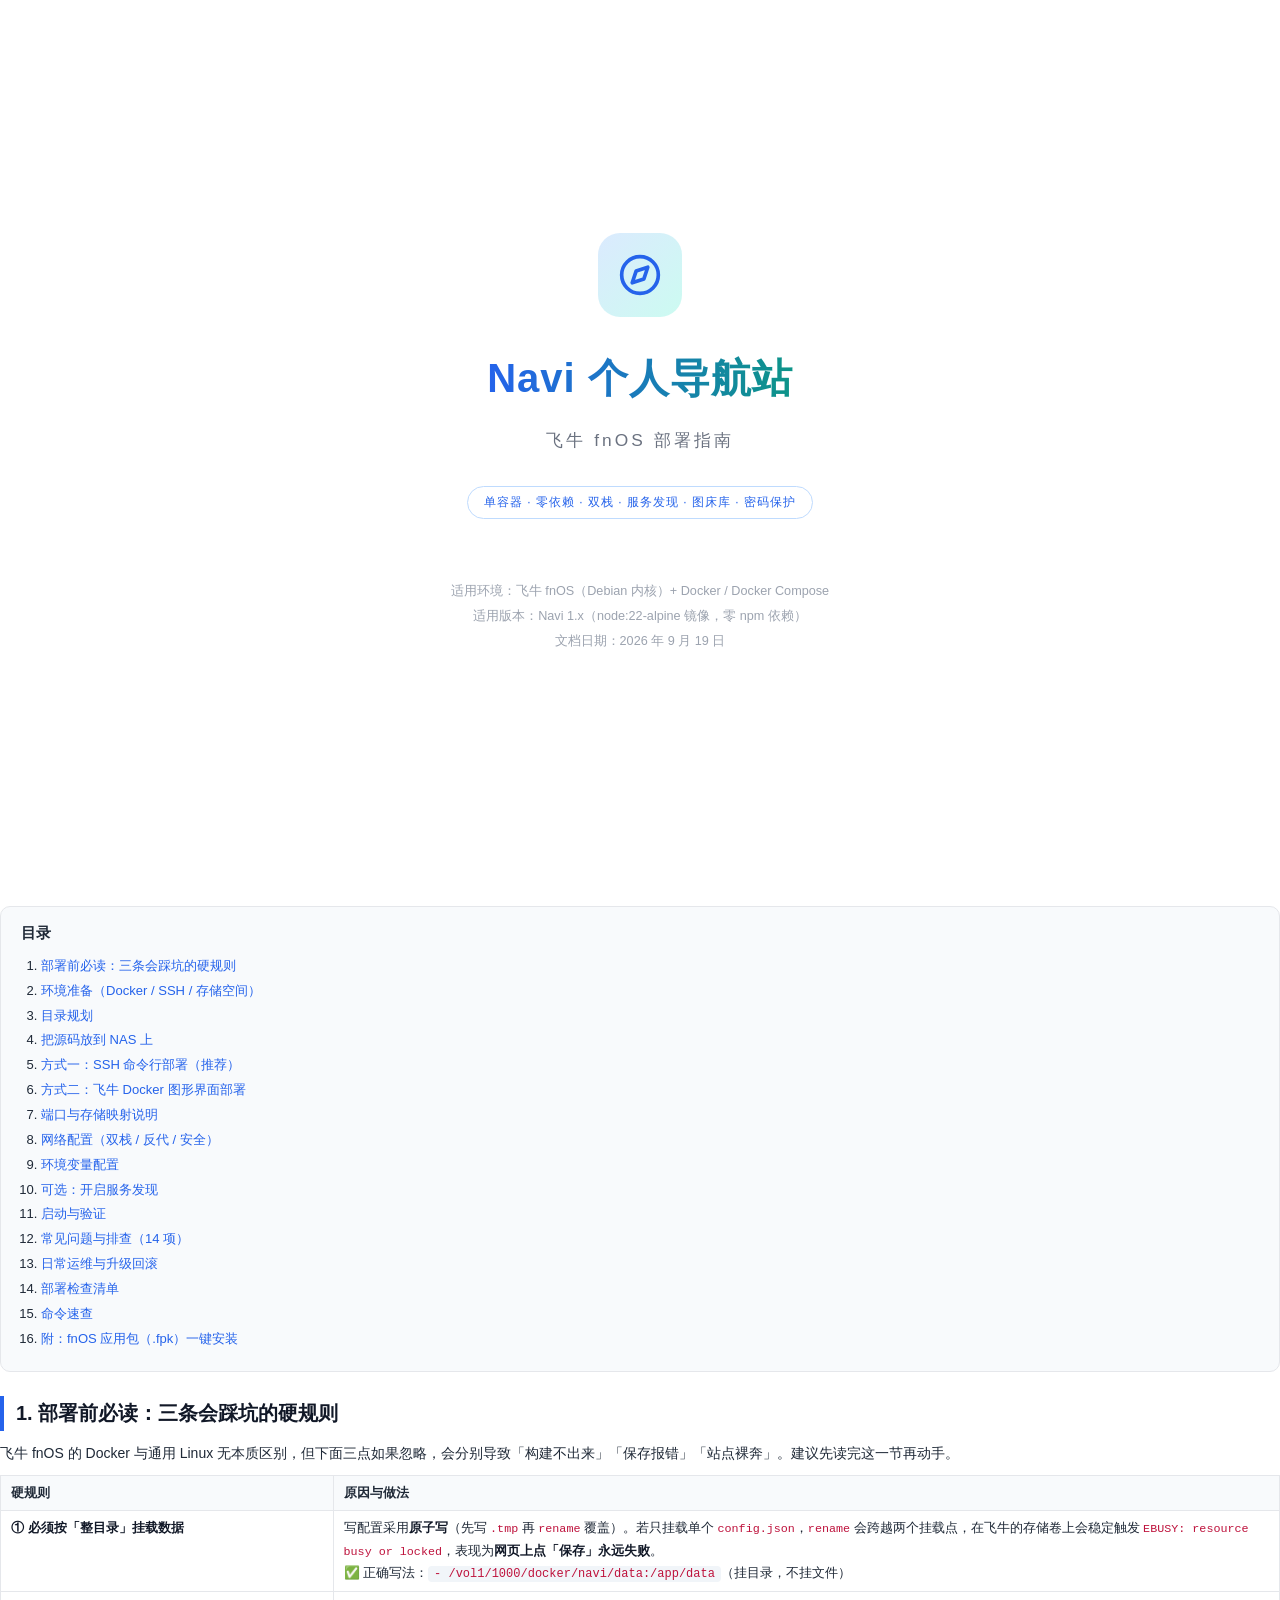
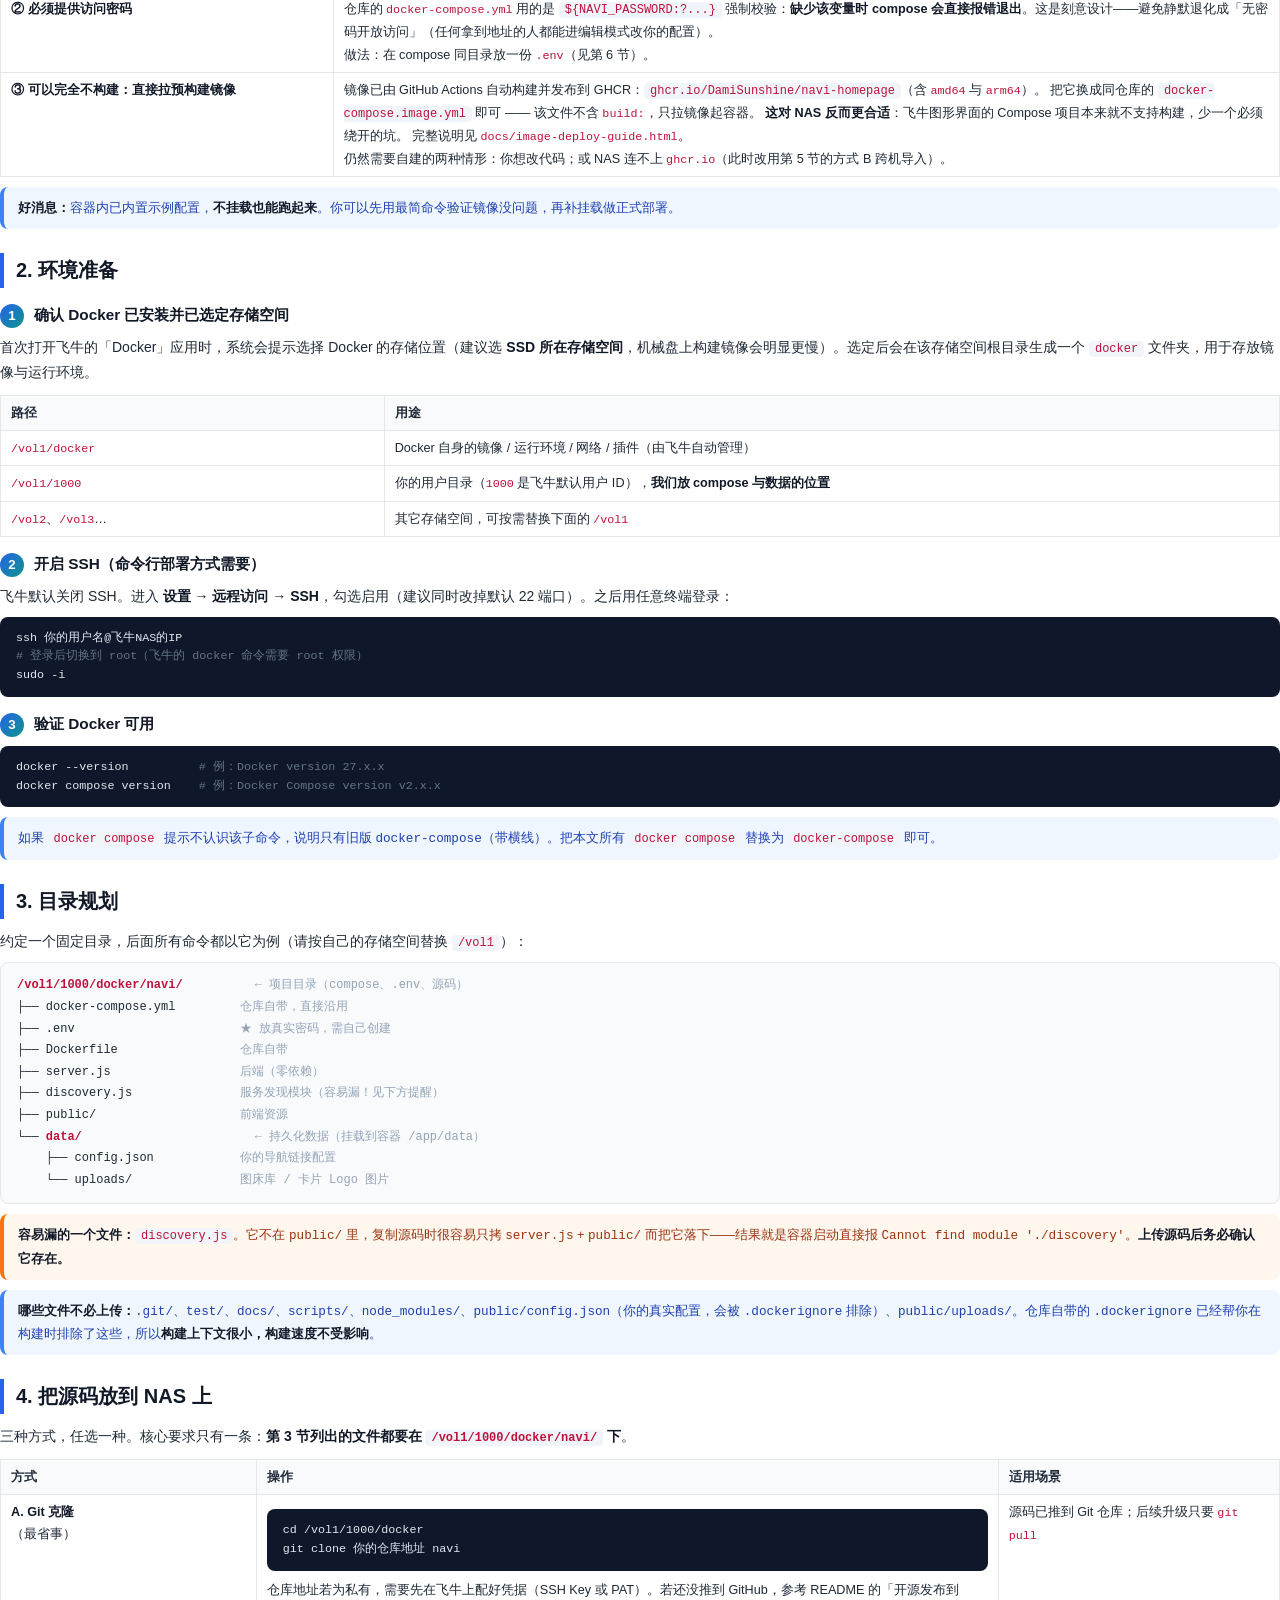
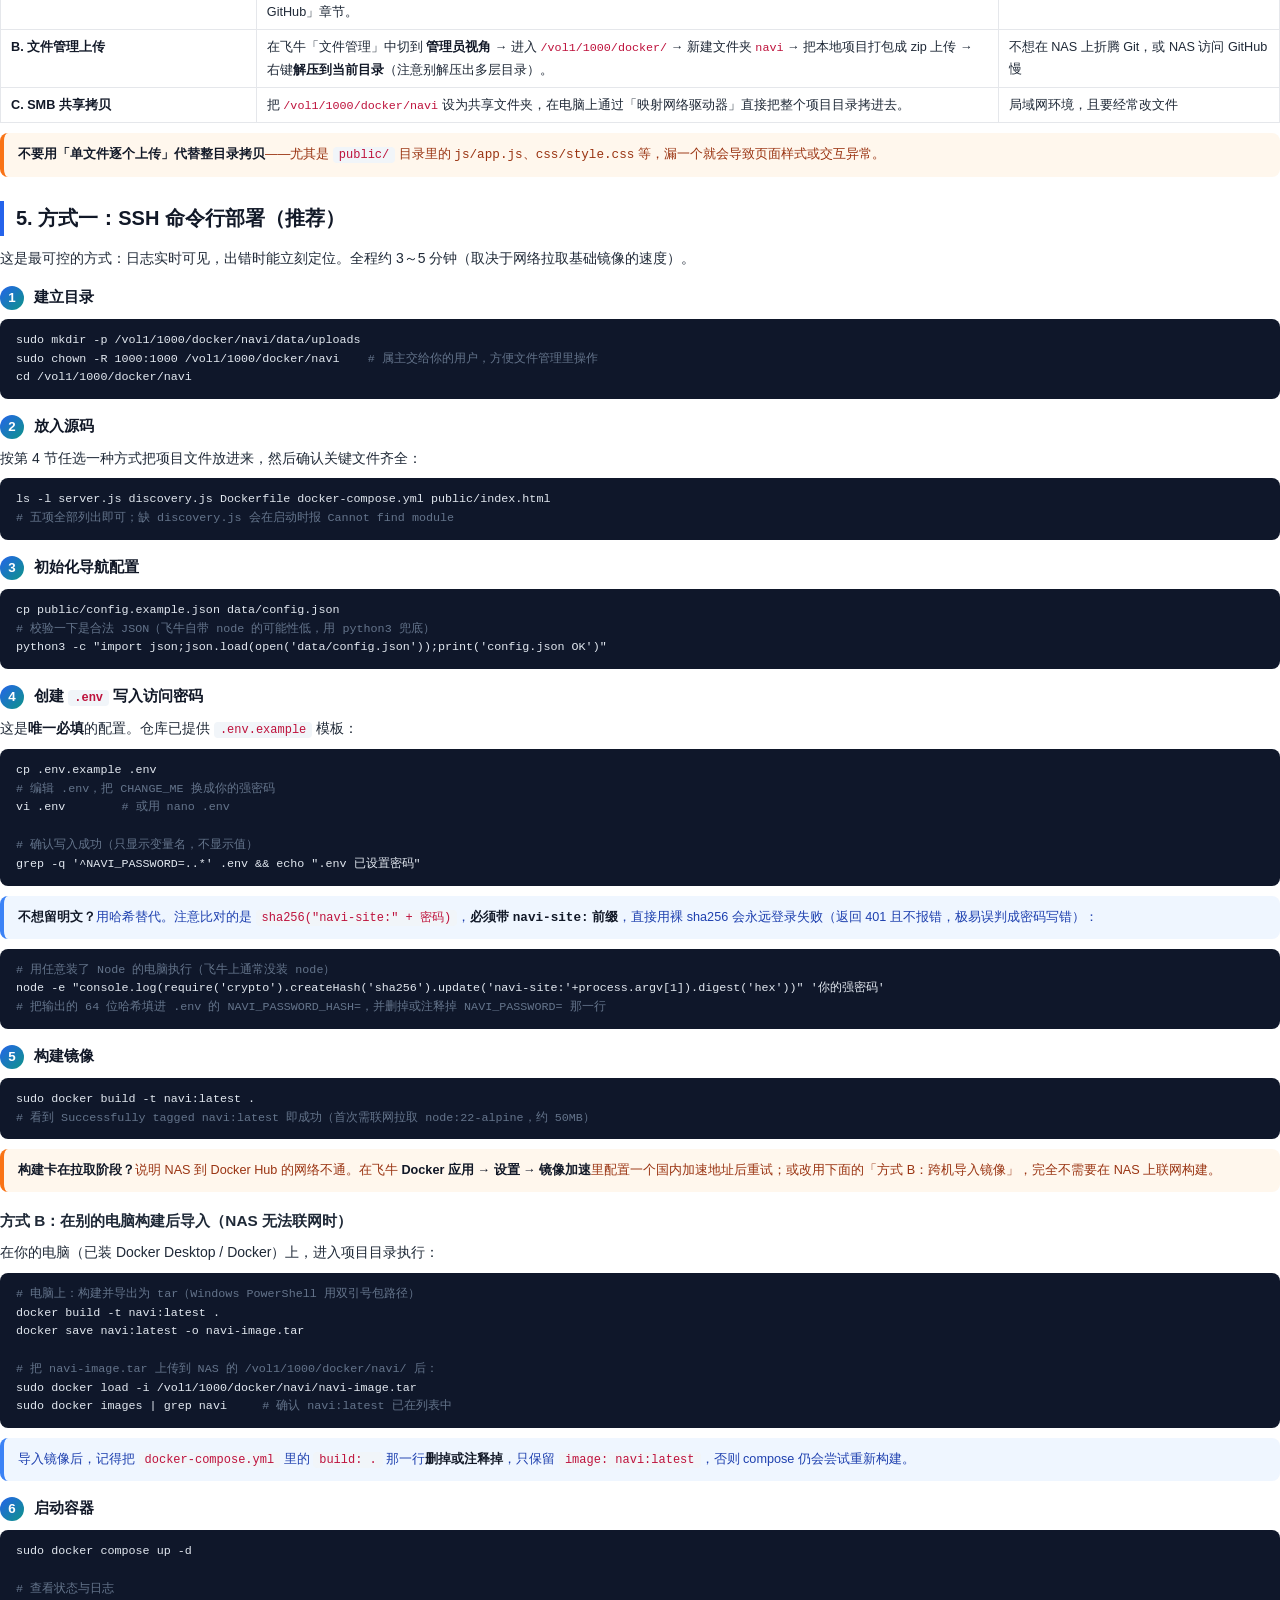
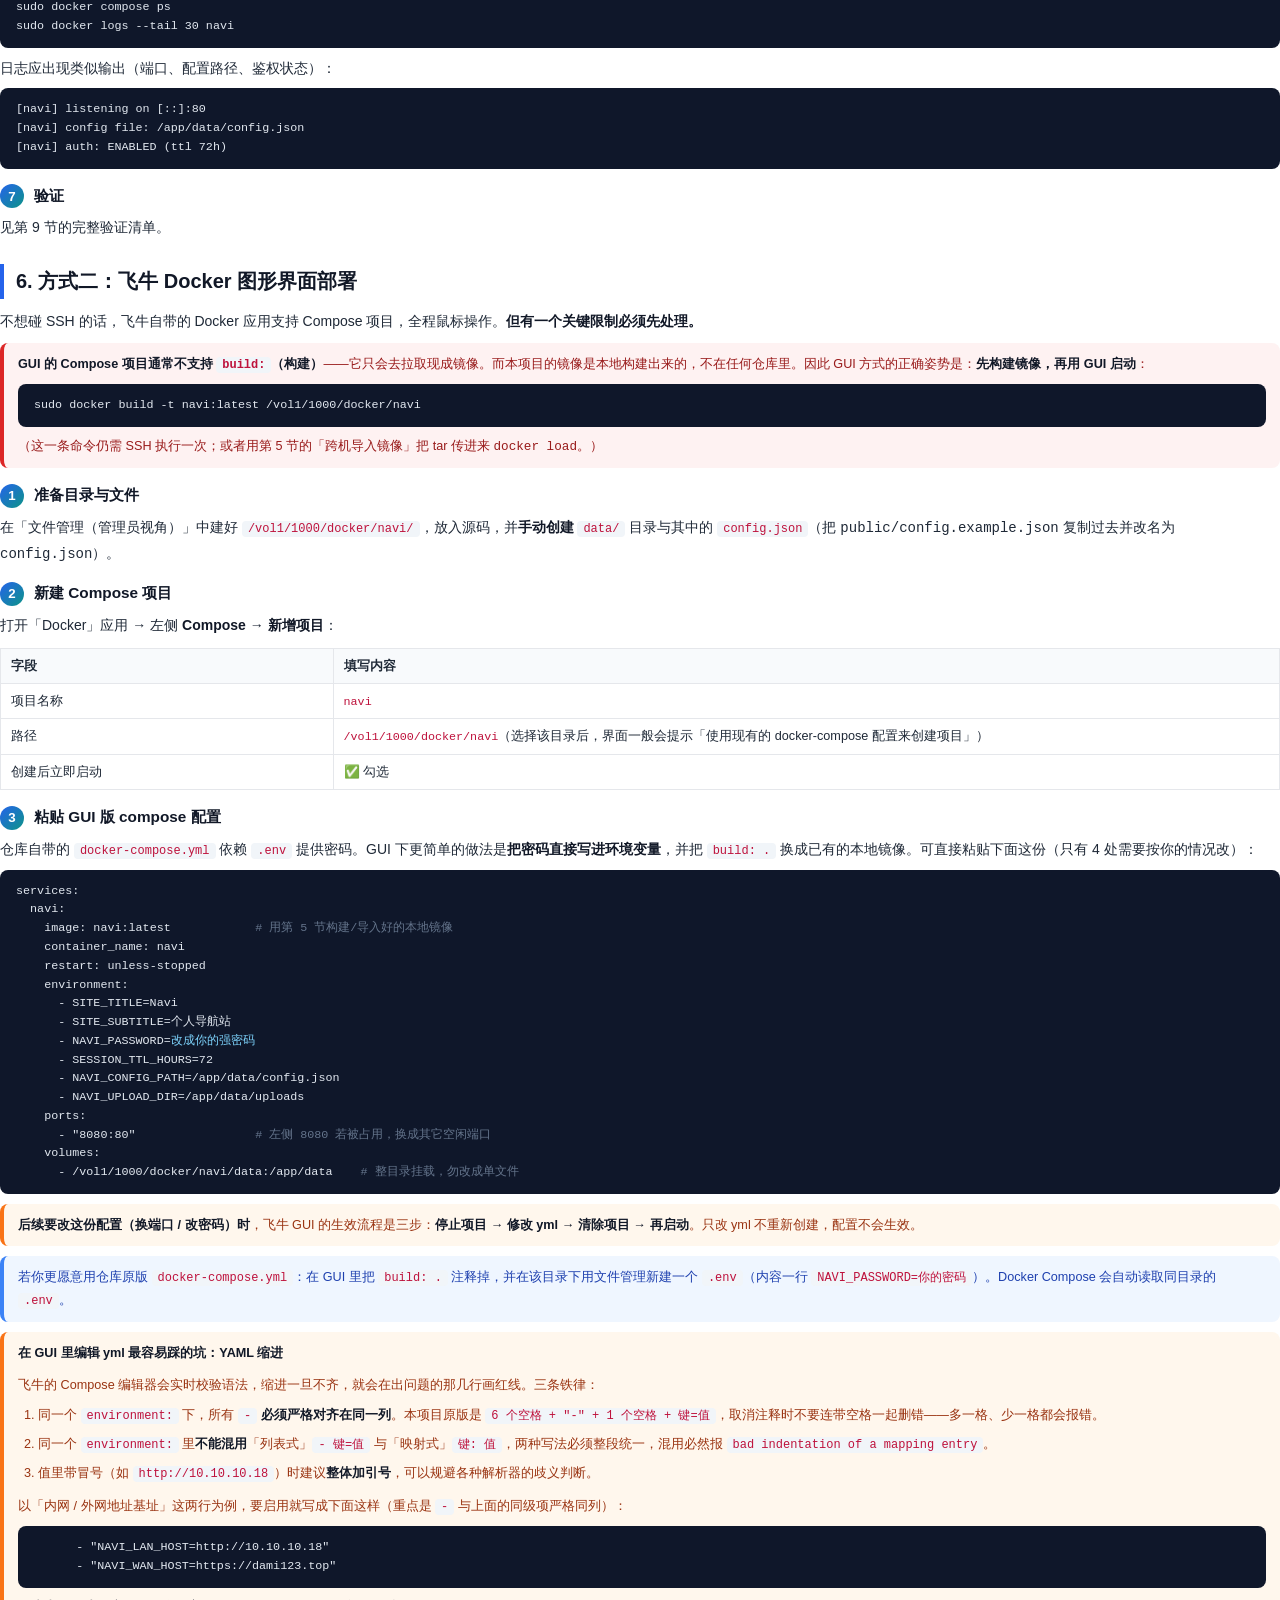
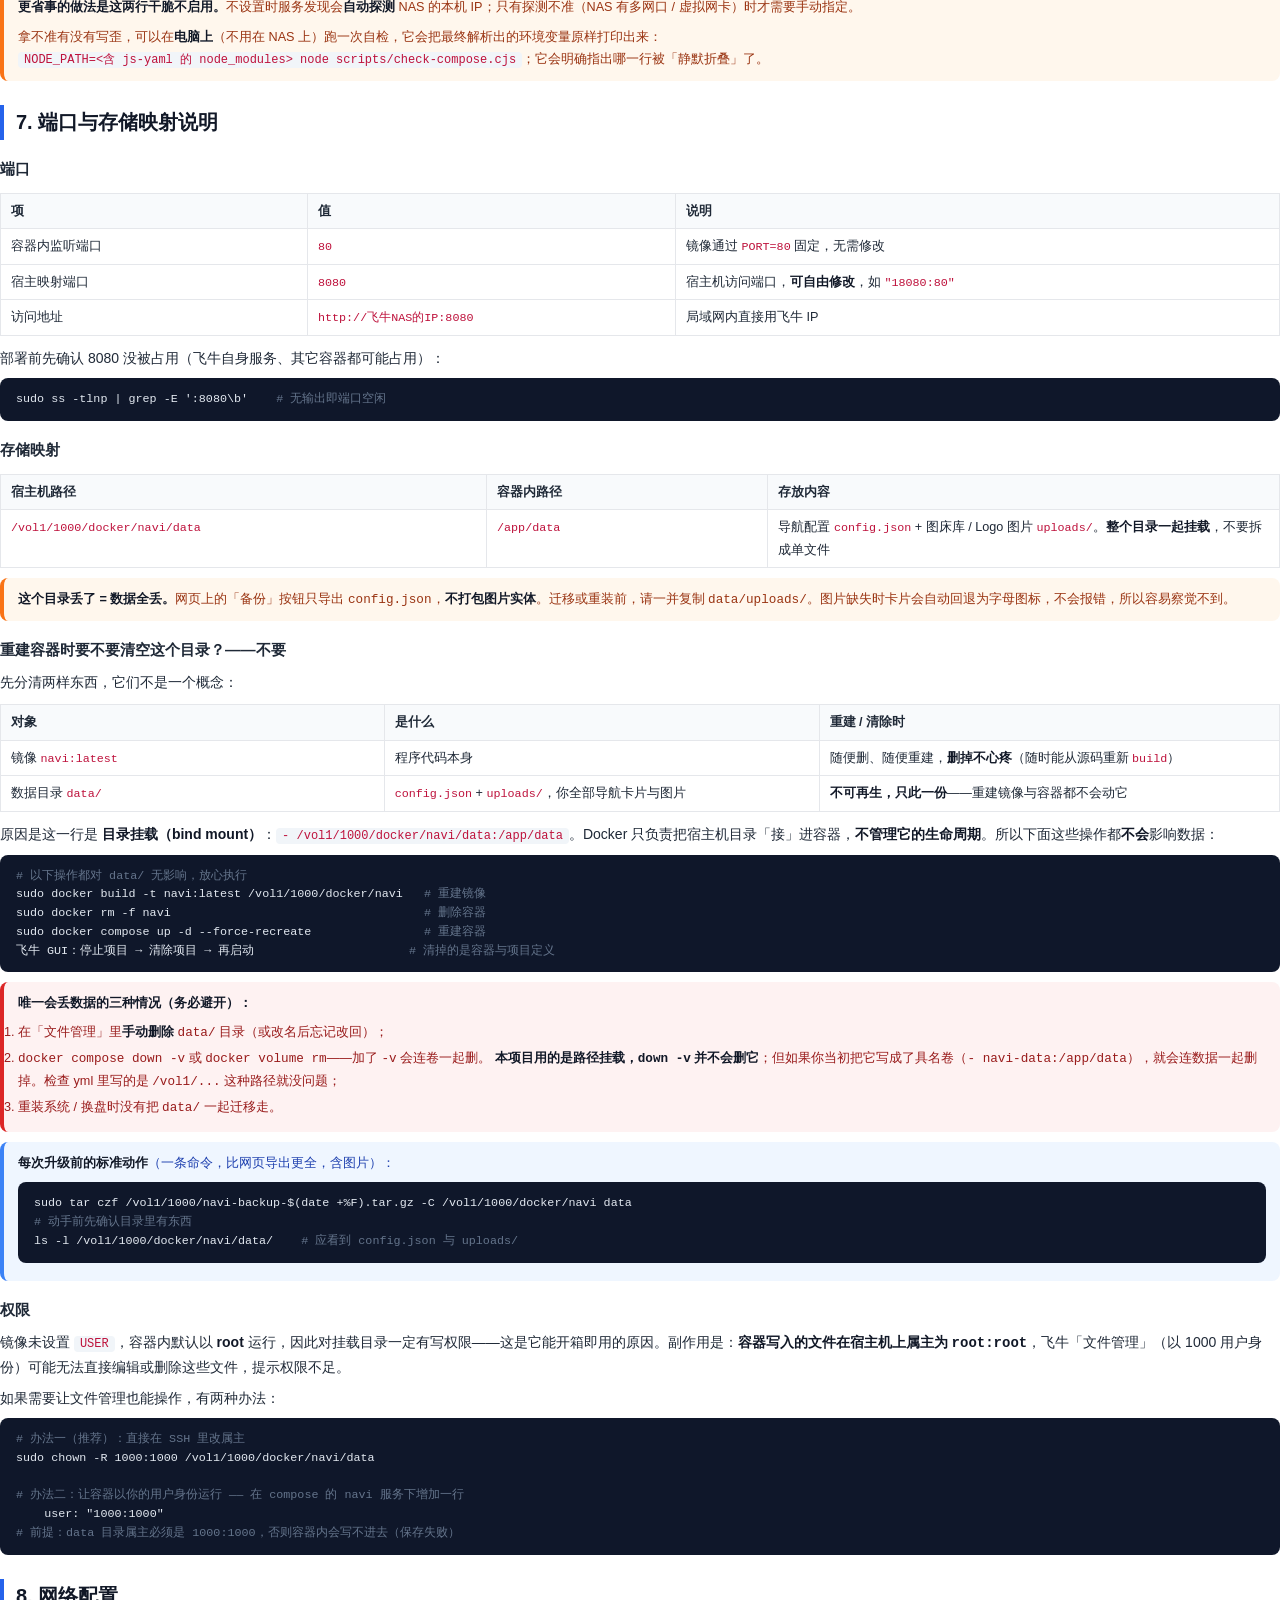
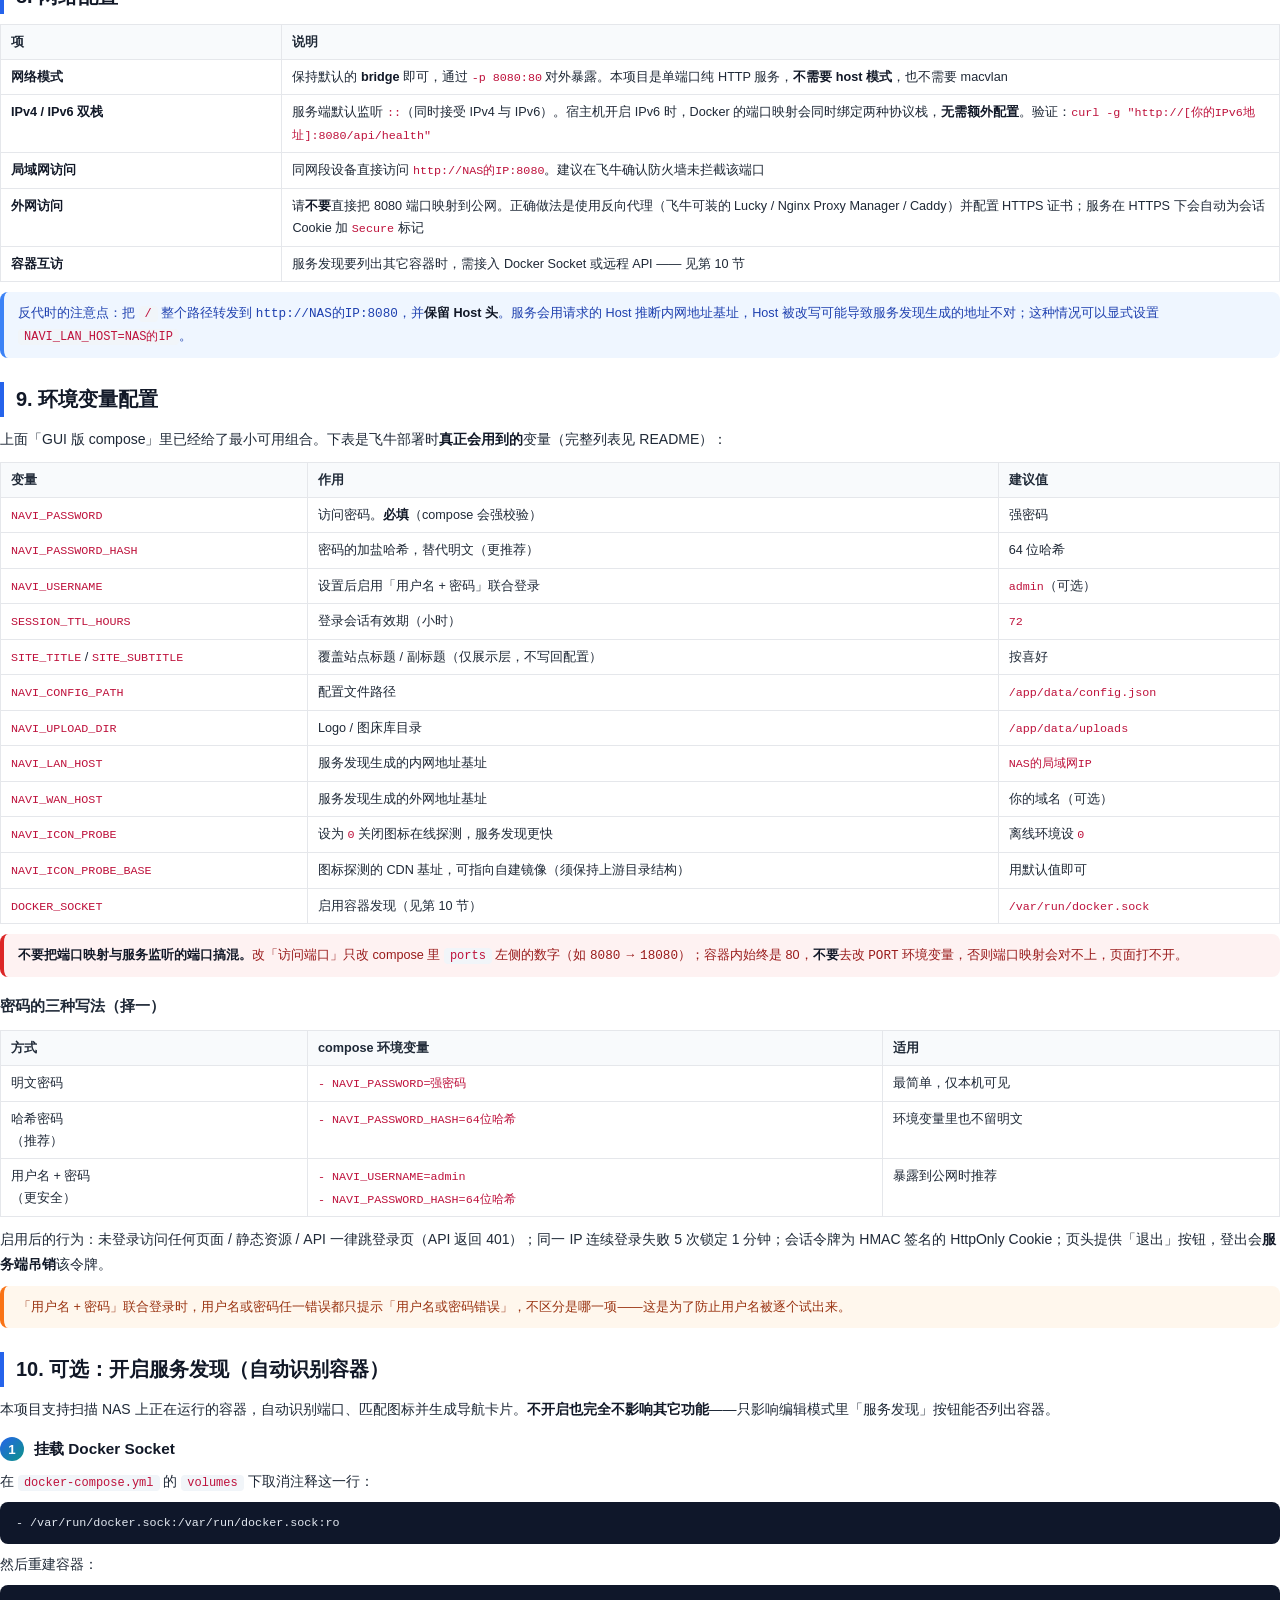
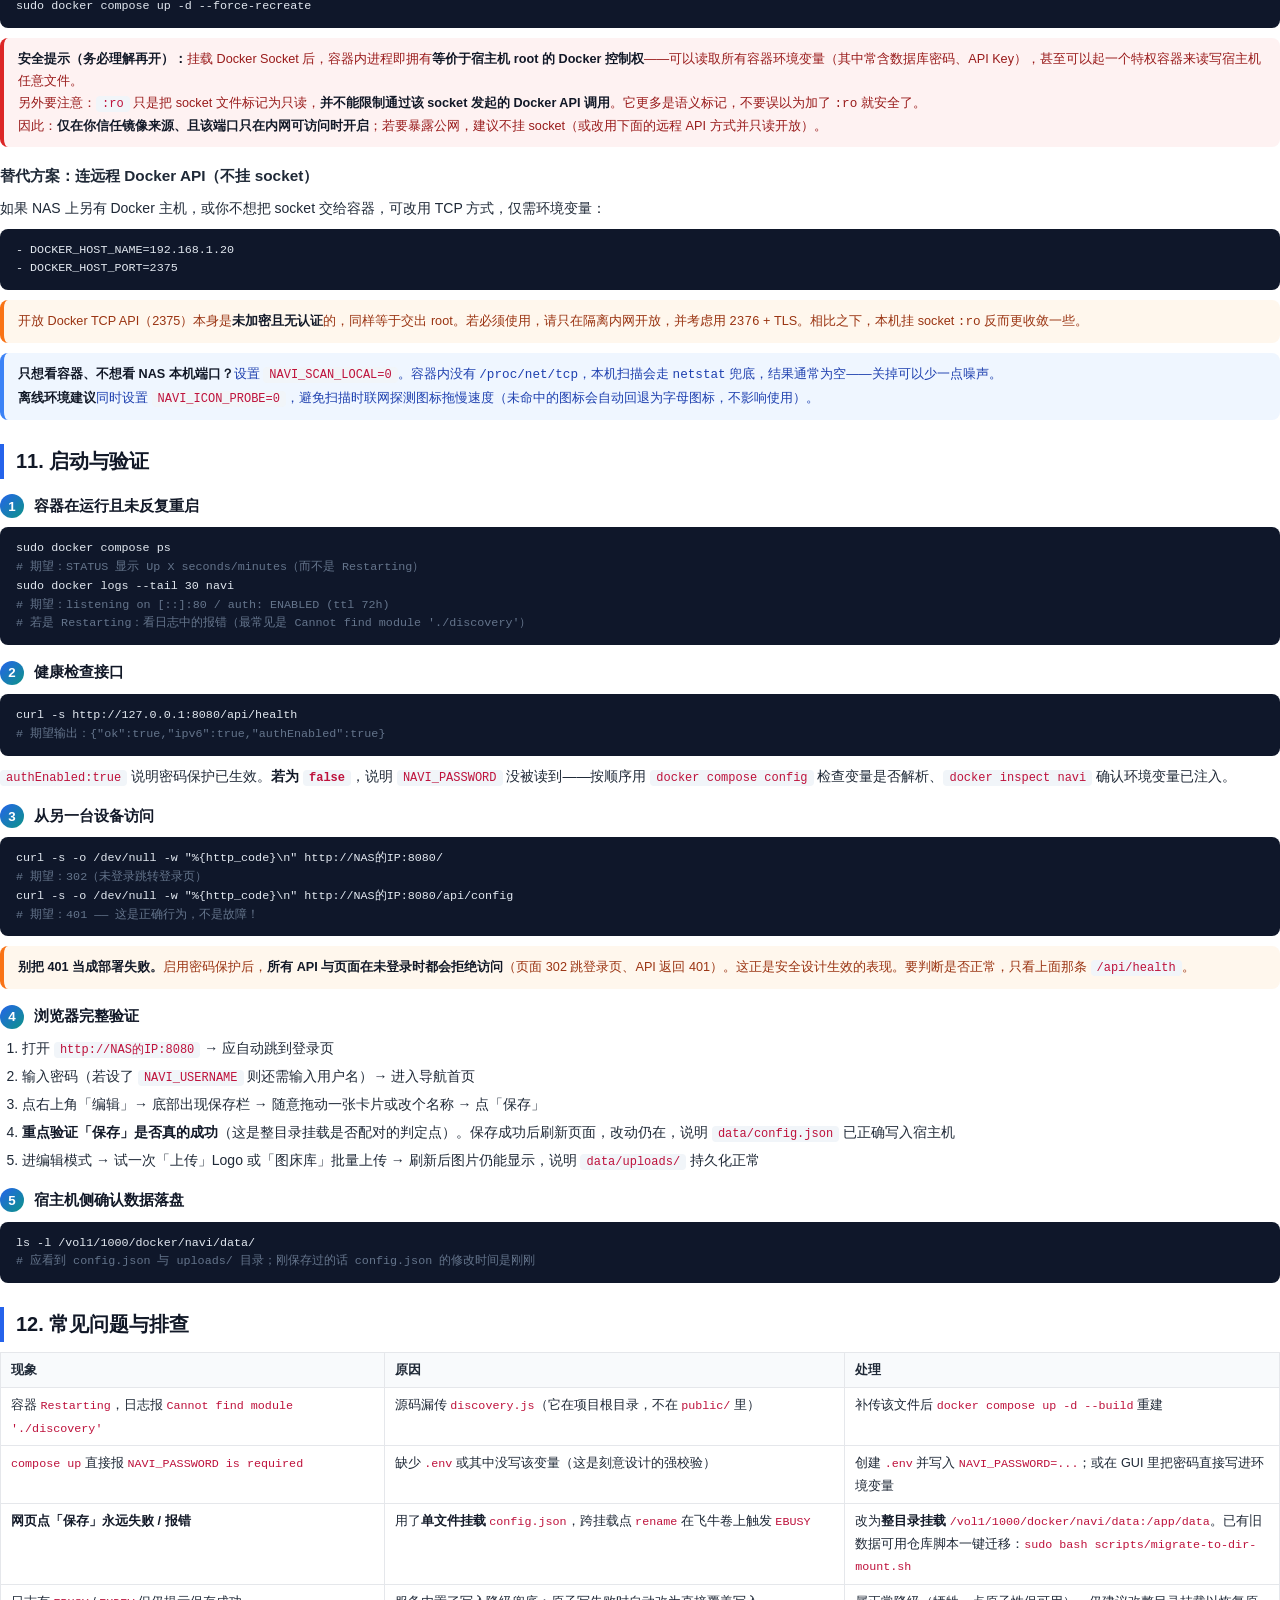
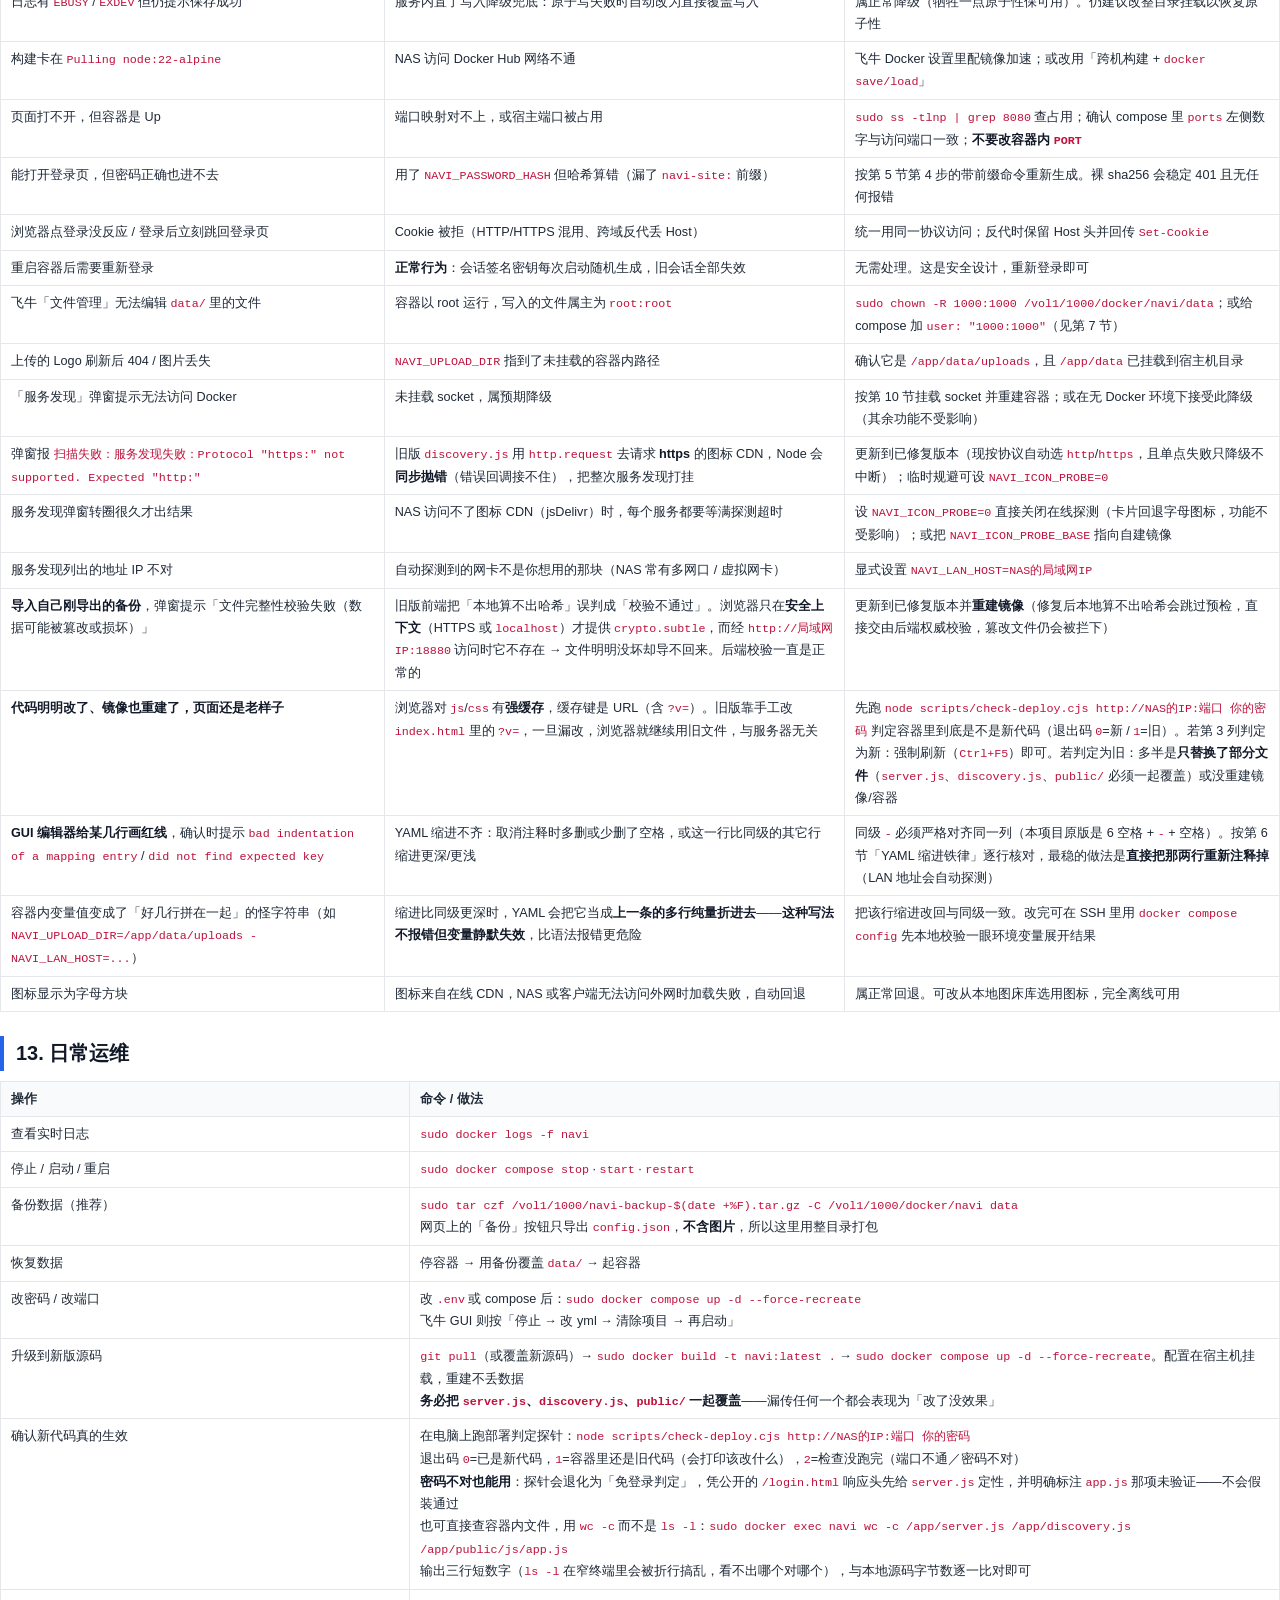
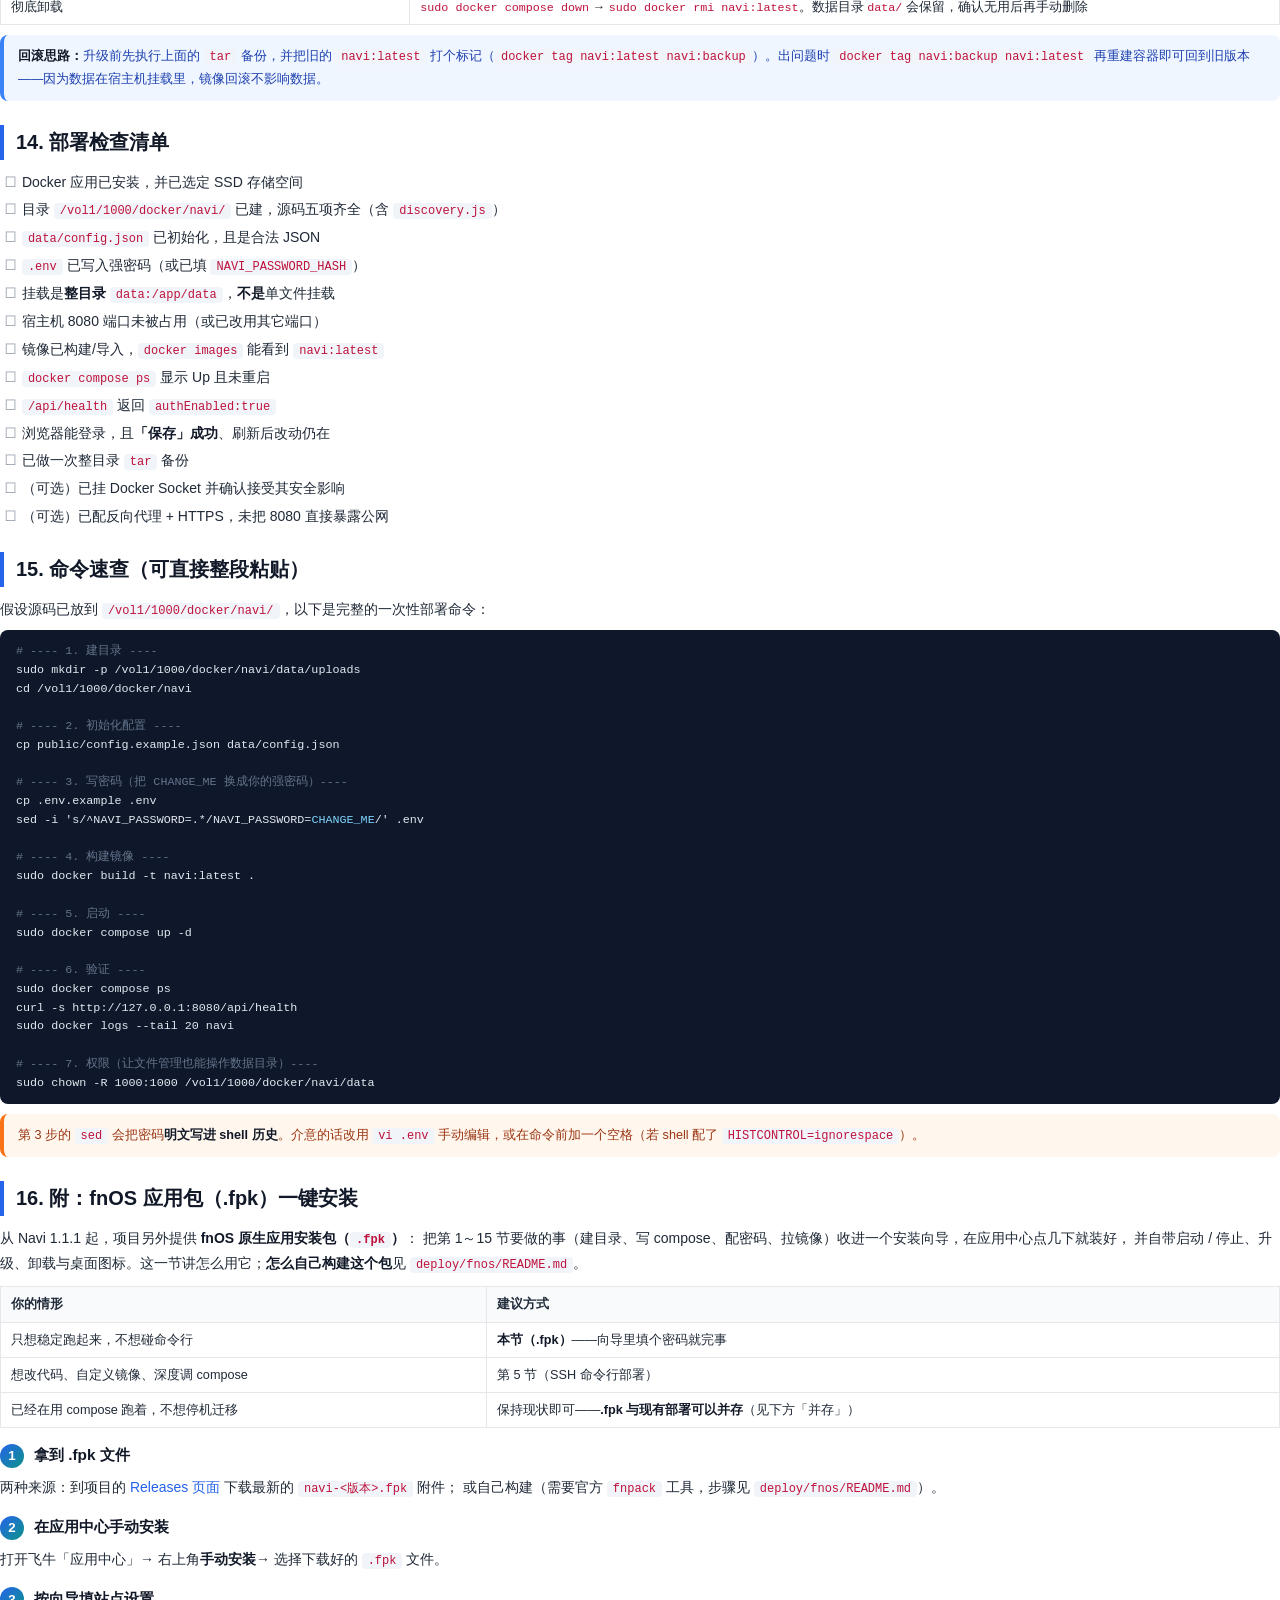
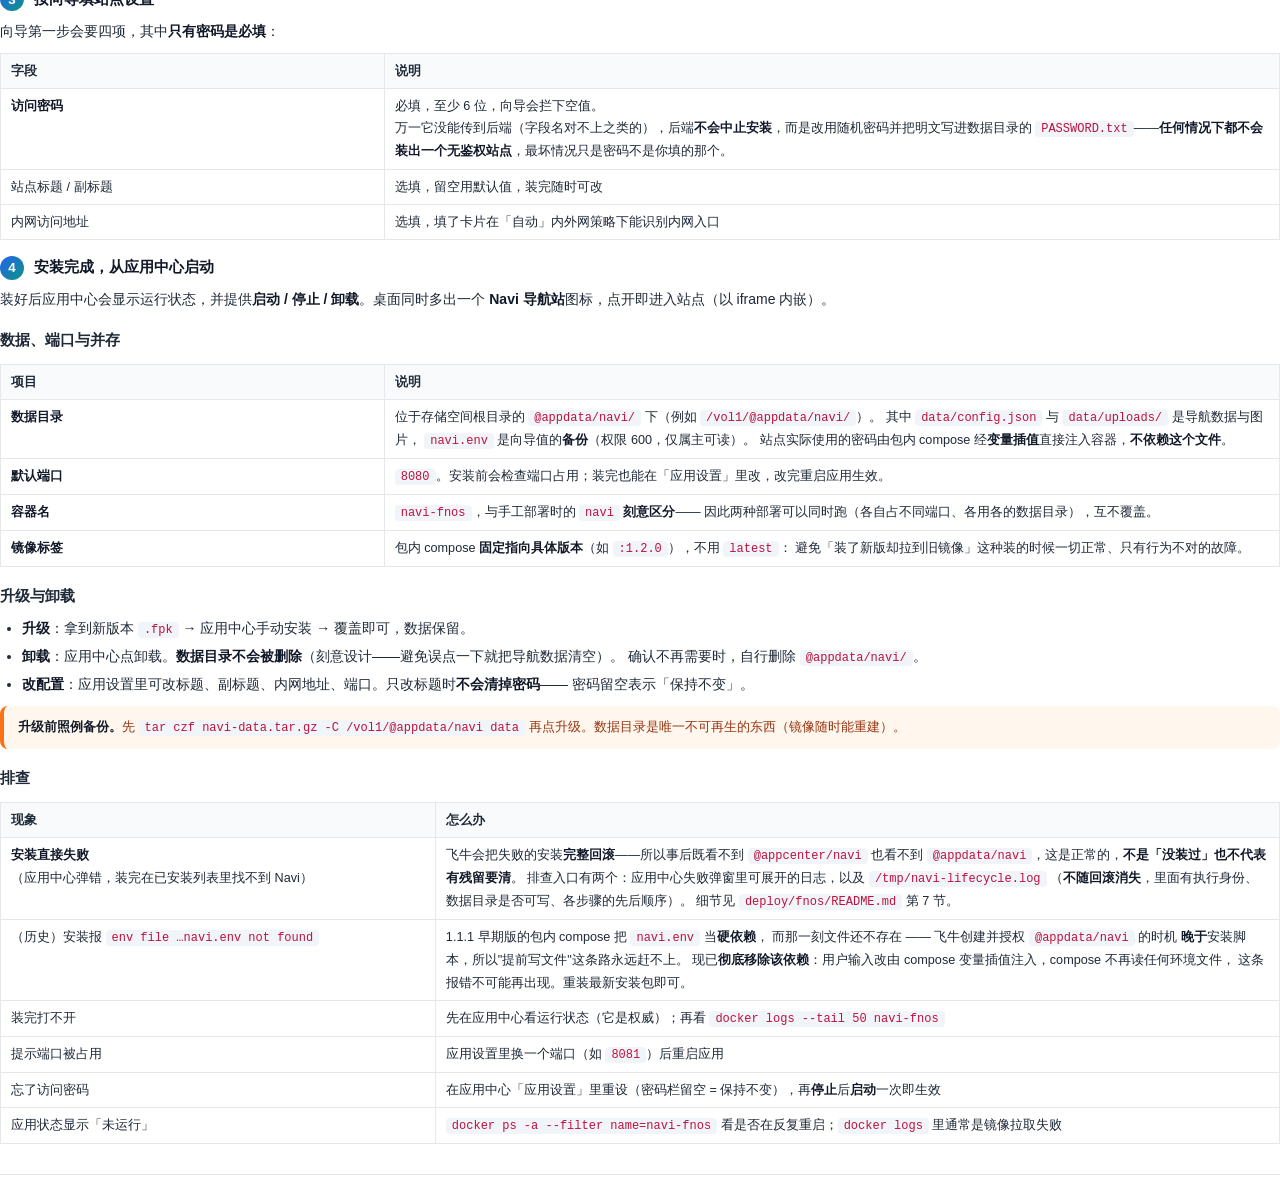
<file: docs/fnos-deploy-guide.html>
<!DOCTYPE html>
<html lang="zh-CN">
<head>
<meta charset="UTF-8">
<meta name="viewport" content="width=device-width, initial-scale=1">
<title>Navi 导航站 · 飞牛 fnOS 部署指南</title>
<style>
  @page { size: A4; margin: 18mm 16mm; }
  * { margin: 0; padding: 0; box-sizing: border-box; }
  body {
    font-family: "Microsoft YaHei", "PingFang SC", sans-serif;
    color: #1f2937; font-size: 10.5pt; line-height: 1.75;
    background: #fff;
  }

  /* ---------- 封面 ---------- */
  .cover {
    min-height: 235mm;
    display: flex; flex-direction: column; justify-content: center; align-items: center;
    text-align: center;
  }
  .cover .logo {
    width: 84px; height: 84px; margin-bottom: 26px;
    display: grid; place-items: center;
    color: #2563eb;
    background: linear-gradient(135deg, #dbeafe, #ccfbf1);
    border-radius: 22px;
  }
  .cover .logo svg { width: 44px; height: 44px; }
  .cover h1 {
    font-size: 30pt; font-weight: 800; letter-spacing: 1px;
    background: linear-gradient(90deg, #2563eb, #0d9488);
    -webkit-background-clip: text; background-clip: text; color: transparent;
  }
  .cover .sub { margin-top: 12px; font-size: 13pt; color: #6b7280; letter-spacing: 3px; }
  .cover .meta {
    margin-top: 54px; font-size: 9.5pt; color: #9ca3af; line-height: 2;
  }
  .cover .badge {
    display: inline-block; margin-top: 18px; padding: 5px 16px;
    border: 1px solid #bfdbfe; border-radius: 999px;
    color: #2563eb; font-size: 9pt; letter-spacing: 1px;
  }

  /* ---------- 正文 ---------- */
  h2 {
    font-size: 15pt; font-weight: 700; color: #111827;
    margin: 24px 0 10px; padding-left: 12px;
    border-left: 4px solid #2563eb;
  }
  h3 {
    font-size: 11.5pt; font-weight: 700; color: #1f2937;
    margin: 16px 0 6px;
  }
  p { margin: 6px 0; }
  ul, ol { margin: 6px 0 6px 22px; }
  li { margin: 3px 0; }
  strong { color: #111827; }
  a { color: #2563eb; text-decoration: none; }
  a:hover { text-decoration: underline; }

  code.inline {
    font-family: Consolas, "Courier New", monospace;
    font-size: 9pt;
    background: #f1f5f9; color: #be123c;
    padding: 1px 6px; border-radius: 4px;
  }
  pre {
    font-family: Consolas, "Courier New", monospace;
    font-size: 8.8pt; line-height: 1.6;
    background: #0f172a; color: #e2e8f0;
    border-radius: 8px;
    padding: 12px 16px;
    margin: 8px 0;
    white-space: pre-wrap; word-break: break-all;
  }
  pre .c { color: #64748b; }
  pre .k { color: #7dd3fc; }
  pre .s { color: #86efac; }

  .tip, .warn, .danger {
    border-radius: 8px; padding: 10px 14px; margin: 10px 0;
    font-size: 9.5pt;
  }
  .tip { background: #eff6ff; border-left: 4px solid #3b82f6; color: #1e40af; }
  .warn { background: #fff7ed; border-left: 4px solid #f97316; color: #9a3412; }
  .danger { background: #fef2f2; border-left: 4px solid #dc2626; color: #991b1b; }

  table {
    width: 100%; border-collapse: collapse; margin: 10px 0; font-size: 9.5pt;
  }
  th, td { border: 1px solid #e5e7eb; padding: 6px 10px; text-align: left; vertical-align: top; }
  th { background: #f8fafc; font-weight: 700; }
  td code { font-family: Consolas, monospace; font-size: 8.8pt; color: #be123c; }

  .step {
    display: flex; gap: 10px; margin: 14px 0 4px; align-items: baseline;
  }
  .step .no {
    flex: none; width: 24px; height: 24px;
    display: grid; place-items: center;
    background: linear-gradient(135deg, #2563eb, #0d9488);
    color: #fff; font-weight: 700; font-size: 10pt;
    border-radius: 50%;
  }
  .step .t { font-weight: 700; font-size: 11.5pt; color: #111827; }

  .toc {
    background: #f8fafc; border: 1px solid #e5e7eb; border-radius: 10px;
    padding: 14px 20px; margin: 18px 0;
  }
  .toc h3 { margin: 0 0 8px; font-size: 11pt; }
  .toc ol { margin-left: 20px; font-size: 9.8pt; }
  .toc li { margin: 2px 0; }

  .check li { list-style: none; margin-left: -18px; }
  .check li::before { content: "☐ "; color: #9ca3af; }

  .folder {
    font-family: Consolas, "Courier New", monospace;
    font-size: 9pt; line-height: 1.8;
    background: #f8fafc; border: 1px solid #e5e7eb; border-radius: 8px;
    padding: 12px 16px; margin: 8px 0;
    white-space: pre;
  }
  .folder .hl { color: #be123c; font-weight: 700; }
  .folder .dim { color: #94a3b8; }

  .footer-note {
    margin-top: 30px; padding-top: 10px; border-top: 1px solid #e5e7eb;
    font-size: 9pt; color: #9ca3af; text-align: center;
  }
</style>
</head>
<body>

<!-- ==================== 封面 ==================== -->
<div class="cover">
  <span class="logo">
    <svg viewBox="0 0 24 24" fill="none" stroke="currentColor" stroke-width="2" stroke-linecap="round" stroke-linejoin="round">
      <circle cx="12" cy="12" r="10"></circle>
      <polygon points="16.24 7.76 14.12 14.12 7.76 16.24 9.88 9.88 16.24 7.76"></polygon>
    </svg>
  </span>
  <h1>Navi 个人导航站</h1>
  <p class="sub">飞牛 fnOS 部署指南</p>
  <p><span class="badge">单容器 · 零依赖 · 双栈 · 服务发现 · 图床库 · 密码保护</span></p>
  <div class="meta">
    适用环境：飞牛 fnOS（Debian 内核）+ Docker / Docker Compose<br>
    适用版本：Navi 1.x（node:22-alpine 镜像，零 npm 依赖）<br>
    文档日期：2026 年 9 月 19 日
  </div>
</div>

<!-- ==================== 目录 ==================== -->
<div class="toc">
  <h3>目录</h3>
  <ol>
    <li><a href="#s1">部署前必读：三条会踩坑的硬规则</a></li>
    <li><a href="#s2">环境准备（Docker / SSH / 存储空间）</a></li>
    <li><a href="#s3">目录规划</a></li>
    <li><a href="#s4">把源码放到 NAS 上</a></li>
    <li><a href="#s5">方式一：SSH 命令行部署（推荐）</a></li>
    <li><a href="#s6">方式二：飞牛 Docker 图形界面部署</a></li>
    <li><a href="#s7">端口与存储映射说明</a></li>
    <li><a href="#s8">网络配置（双栈 / 反代 / 安全）</a></li>
    <li><a href="#s9">环境变量配置</a></li>
    <li><a href="#s10">可选：开启服务发现</a></li>
    <li><a href="#s11">启动与验证</a></li>
    <li><a href="#s12">常见问题与排查（14 项）</a></li>
    <li><a href="#s13">日常运维与升级回滚</a></li>
    <li><a href="#s14">部署检查清单</a></li>
    <li><a href="#s15">命令速查</a></li>
    <li><a href="#s16">附：fnOS 应用包（.fpk）一键安装</a></li>
  </ol>
</div>

<!-- ==================== 1 部署前必读 ==================== -->
<h2 id="s1">1. 部署前必读：三条会踩坑的硬规则</h2>

<p>飞牛 fnOS 的 Docker 与通用 Linux 无本质区别，但下面三点如果忽略，会分别导致「构建不出来」「保存报错」「站点裸奔」。建议先读完这一节再动手。</p>

<table>
  <tr>
    <th style="width:26%">硬规则</th>
    <th>原因与做法</th>
  </tr>
  <tr>
    <td><strong>① 必须按「整目录」挂载数据</strong></td>
    <td>写配置采用<strong>原子写</strong>（先写 <code>.tmp</code> 再 <code>rename</code> 覆盖）。若只挂载单个 <code>config.json</code>，<code>rename</code> 会跨越两个挂载点，在飞牛的存储卷上会稳定触发
      <code>EBUSY: resource busy or locked</code>，表现为<strong>网页上点「保存」永远失败</strong>。<br>
      ✅ 正确写法：<code class="inline">- /vol1/1000/docker/navi/data:/app/data</code>（挂目录，不挂文件）</td>
  </tr>
  <tr>
    <td><strong>② 必须提供访问密码</strong></td>
    <td>仓库的 <code>docker-compose.yml</code> 用的是 <code class="inline">${NAVI_PASSWORD:?...}</code> 强制校验：<strong>缺少该变量时 compose 会直接报错退出</strong>。这是刻意设计——避免静默退化成「无密码开放访问」（任何拿到地址的人都能进编辑模式改你的配置）。<br>
      做法：在 compose 同目录放一份 <code>.env</code>（见第 6 节）。</td>
  </tr>
  <tr>
    <td><strong>③ 可以完全不构建：直接拉预构建镜像</strong></td>
    <td>镜像已由 GitHub Actions 自动构建并发布到 GHCR：<code class="inline">ghcr.io/DamiSunshine/navi-homepage</code>（含 <code>amd64</code> 与 <code>arm64</code>）。
      把它换成同仓库的 <code class="inline">docker-compose.image.yml</code> 即可 —— 该文件不含 <code>build:</code>，只拉镜像起容器。
      <strong>这对 NAS 反而更合适</strong>：飞牛图形界面的 Compose 项目本来就不支持构建，少一个必须绕开的坑。
      完整说明见 <code>docs/image-deploy-guide.html</code>。<br>
      仍然需要自建的两种情形：你想改代码；或 NAS 连不上 <code>ghcr.io</code>（此时改用第 5 节的方式 B 跨机导入）。</td>
  </tr>
</table>

<div class="tip"><strong>好消息：</strong>容器内已内置示例配置，<strong>不挂载也能跑起来</strong>。你可以先用最简命令验证镜像没问题，再补挂载做正式部署。</div>

<!-- ==================== 2 环境准备 ==================== -->
<h2 id="s2">2. 环境准备</h2>

<div class="step"><span class="no">1</span><span class="t">确认 Docker 已安装并已选定存储空间</span></div>
<p>首次打开飞牛的「Docker」应用时，系统会提示选择 Docker 的存储位置（建议选 <strong>SSD 所在存储空间</strong>，机械盘上构建镜像会明显更慢）。选定后会在该存储空间根目录生成一个 <code class="inline">docker</code> 文件夹，用于存放镜像与运行环境。</p>

<table>
  <tr><th style="width:30%">路径</th><th>用途</th></tr>
  <tr><td><code>/vol1/docker</code></td><td>Docker 自身的镜像 / 运行环境 / 网络 / 插件（由飞牛自动管理）</td></tr>
  <tr><td><code>/vol1/1000</code></td><td>你的用户目录（<code>1000</code> 是飞牛默认用户 ID），<strong>我们放 compose 与数据的位置</strong></td></tr>
  <tr><td><code>/vol2</code>、<code>/vol3</code>…</td><td>其它存储空间，可按需替换下面的 <code>/vol1</code></td></tr>
</table>

<div class="step"><span class="no">2</span><span class="t">开启 SSH（命令行部署方式需要）</span></div>
<p>飞牛默认关闭 SSH。进入 <strong>设置 → 远程访问 → SSH</strong>，勾选启用（建议同时改掉默认 22 端口）。之后用任意终端登录：</p>
<pre>ssh 你的用户名@飞牛NAS的IP
<span class="c"># 登录后切换到 root（飞牛的 docker 命令需要 root 权限）</span>
sudo -i</pre>

<div class="step"><span class="no">3</span><span class="t">验证 Docker 可用</span></div>
<pre>docker --version          <span class="c"># 例：Docker version 27.x.x</span>
docker compose version    <span class="c"># 例：Docker Compose version v2.x.x</span></pre>
<div class="tip">如果 <code class="inline">docker compose</code> 提示不认识该子命令，说明只有旧版 <code>docker-compose</code>（带横线）。把本文所有 <code class="inline">docker compose</code> 替换为 <code class="inline">docker-compose</code> 即可。</div>

<!-- ==================== 3 目录规划 ==================== -->
<h2 id="s3">3. 目录规划</h2>

<p>约定一个固定目录，后面所有命令都以它为例（请按自己的存储空间替换 <code class="inline">/vol1</code>）：</p>

<div class="folder"><span class="hl">/vol1/1000/docker/navi/</span>          <span class="dim">← 项目目录（compose、.env、源码）</span>
├── docker-compose.yml         <span class="dim">仓库自带，直接沿用</span>
├── .env                       <span class="dim">★ 放真实密码，需自己创建</span>
├── Dockerfile                 <span class="dim">仓库自带</span>
├── server.js                  <span class="dim">后端（零依赖）</span>
├── discovery.js               <span class="dim">服务发现模块（容易漏！见下方提醒）</span>
├── public/                    <span class="dim">前端资源</span>
└── <span class="hl">data/</span>                        <span class="dim">← 持久化数据（挂载到容器 /app/data）</span>
    ├── config.json            <span class="dim">你的导航链接配置</span>
    └── uploads/               <span class="dim">图床库 / 卡片 Logo 图片</span></div>

<div class="warn"><strong>容易漏的一个文件：</strong><code class="inline">discovery.js</code>。它不在 <code>public/</code> 里，复制源码时很容易只拷 <code>server.js</code> + <code>public/</code> 而把它落下——结果就是容器启动直接报
<code>Cannot find module './discovery'</code>。<strong>上传源码后务必确认它存在。</strong></div>

<div class="tip"><strong>哪些文件不必上传：</strong><code>.git/</code>、<code>test/</code>、<code>docs/</code>、<code>scripts/</code>、<code>node_modules/</code>、<code>public/config.json</code>（你的真实配置，会被 <code>.dockerignore</code> 排除）、<code>public/uploads/</code>。仓库自带的 <code>.dockerignore</code> 已经帮你在构建时排除了这些，所以<strong>构建上下文很小，构建速度不受影响</strong>。</div>

<!-- ==================== 4 获取源码 ==================== -->
<h2 id="s4">4. 把源码放到 NAS 上</h2>

<p>三种方式，任选一种。核心要求只有一条：<strong>第 3 节列出的文件都要在 <code class="inline">/vol1/1000/docker/navi/</code> 下</strong>。</p>

<table>
  <tr><th style="width:20%">方式</th><th>操作</th><th style="width:22%">适用场景</th></tr>
  <tr>
    <td><strong>A. Git 克隆</strong><br>（最省事）</td>
    <td><pre>cd /vol1/1000/docker
git clone 你的仓库地址 navi</pre>
      仓库地址若为私有，需要先在飞牛上配好凭据（SSH Key 或 PAT）。若还没推到 GitHub，参考 README 的「开源发布到 GitHub」章节。</td>
    <td>源码已推到 Git 仓库；后续升级只要 <code>git pull</code></td>
  </tr>
  <tr>
    <td><strong>B. 文件管理上传</strong></td>
    <td>在飞牛「文件管理」中切到 <strong>管理员视角</strong> → 进入 <code>/vol1/1000/docker/</code> → 新建文件夹 <code>navi</code> → 把本地项目打包成 zip 上传 → 右键<strong>解压到当前目录</strong>（注意别解压出多层目录）。</td>
    <td>不想在 NAS 上折腾 Git，或 NAS 访问 GitHub 慢</td>
  </tr>
  <tr>
    <td><strong>C. SMB 共享拷贝</strong></td>
    <td>把 <code>/vol1/1000/docker/navi</code> 设为共享文件夹，在电脑上通过「映射网络驱动器」直接把整个项目目录拷进去。</td>
    <td>局域网环境，且要经常改文件</td>
  </tr>
</table>

<div class="warn"><strong>不要用「单文件逐个上传」代替整目录拷贝</strong>——尤其是 <code class="inline">public/</code> 目录里的 <code>js/app.js</code>、<code>css/style.css</code> 等，漏一个就会导致页面样式或交互异常。</div>

<!-- ==================== 5 方式A：SSH ==================== -->
<h2 id="s5">5. 方式一：SSH 命令行部署（推荐）</h2>

<p>这是最可控的方式：日志实时可见，出错时能立刻定位。全程约 3～5 分钟（取决于网络拉取基础镜像的速度）。</p>

<div class="step"><span class="no">1</span><span class="t">建立目录</span></div>
<pre>sudo mkdir -p /vol1/1000/docker/navi/data/uploads
sudo chown -R 1000:1000 /vol1/1000/docker/navi    <span class="c"># 属主交给你的用户，方便文件管理里操作</span>
cd /vol1/1000/docker/navi</pre>

<div class="step"><span class="no">2</span><span class="t">放入源码</span></div>
<p>按第 4 节任选一种方式把项目文件放进来，然后确认关键文件齐全：</p>
<pre>ls -l server.js discovery.js Dockerfile docker-compose.yml public/index.html
<span class="c"># 五项全部列出即可；缺 discovery.js 会在启动时报 Cannot find module</span></pre>

<div class="step"><span class="no">3</span><span class="t">初始化导航配置</span></div>
<pre>cp public/config.example.json data/config.json
<span class="c"># 校验一下是合法 JSON（飞牛自带 node 的可能性低，用 python3 兜底）</span>
python3 -c "import json;json.load(open('data/config.json'));print('config.json OK')"</pre>

<div class="step"><span class="no">4</span><span class="t">创建 <code class="inline">.env</code> 写入访问密码</span></div>
<p>这是<strong>唯一必填</strong>的配置。仓库已提供 <code class="inline">.env.example</code> 模板：</p>
<pre>cp .env.example .env
<span class="c"># 编辑 .env，把 CHANGE_ME 换成你的强密码</span>
vi .env        <span class="c"># 或用 nano .env</span>

<span class="c"># 确认写入成功（只显示变量名，不显示值）</span>
grep -q '^NAVI_PASSWORD=..*' .env &amp;&amp; echo ".env 已设置密码"</pre>
<div class="tip"><strong>不想留明文？</strong>用哈希替代。注意比对的是 <code class="inline">sha256("navi-site:" + 密码)</code>，<strong>必须带 <code>navi-site:</code> 前缀</strong>，直接用裸 sha256 会永远登录失败（返回 401 且不报错，极易误判成密码写错）：</div>
<pre><span class="c"># 用任意装了 Node 的电脑执行（飞牛上通常没装 node）</span>
node -e "console.log(require('crypto').createHash('sha256').update('navi-site:'+process.argv[1]).digest('hex'))" '你的强密码'
<span class="c"># 把输出的 64 位哈希填进 .env 的 NAVI_PASSWORD_HASH=，并删掉或注释掉 NAVI_PASSWORD= 那一行</span></pre>

<div class="step"><span class="no">5</span><span class="t">构建镜像</span></div>
<pre>sudo docker build -t navi:latest .
<span class="c"># 看到 Successfully tagged navi:latest 即成功（首次需联网拉取 node:22-alpine，约 50MB）</span></pre>
<div class="warn"><strong>构建卡在拉取阶段？</strong>说明 NAS 到 Docker Hub 的网络不通。在飞牛 <strong>Docker 应用 → 设置 → 镜像加速</strong>里配置一个国内加速地址后重试；或改用下面的「方式 B：跨机导入镜像」，完全不需要在 NAS 上联网构建。</div>

<h3>方式 B：在别的电脑构建后导入（NAS 无法联网时）</h3>
<p>在你的电脑（已装 Docker Desktop / Docker）上，进入项目目录执行：</p>
<pre><span class="c"># 电脑上：构建并导出为 tar（Windows PowerShell 用双引号包路径）</span>
docker build -t navi:latest .
docker save navi:latest -o navi-image.tar

<span class="c"># 把 navi-image.tar 上传到 NAS 的 /vol1/1000/docker/navi/ 后：</span>
sudo docker load -i /vol1/1000/docker/navi/navi-image.tar
sudo docker images | grep navi     <span class="c"># 确认 navi:latest 已在列表中</span></pre>
<div class="tip">导入镜像后，记得把 <code class="inline">docker-compose.yml</code> 里的 <code class="inline">build: .</code> 那一行<strong>删掉或注释掉</strong>，只保留 <code class="inline">image: navi:latest</code>，否则 compose 仍会尝试重新构建。</div>

<div class="step"><span class="no">6</span><span class="t">启动容器</span></div>
<pre>sudo docker compose up -d

<span class="c"># 查看状态与日志</span>
sudo docker compose ps
sudo docker logs --tail 30 navi</pre>
<p>日志应出现类似输出（端口、配置路径、鉴权状态）：</p>
<pre>[navi] listening on [::]:80
[navi] config file: /app/data/config.json
[navi] auth: ENABLED (ttl 72h)</pre>

<div class="step"><span class="no">7</span><span class="t">验证</span></div>
<p>见第 9 节的完整验证清单。</p>

<!-- ==================== 6 方式二：GUI ==================== -->
<h2 id="s6">6. 方式二：飞牛 Docker 图形界面部署</h2>

<p>不想碰 SSH 的话，飞牛自带的 Docker 应用支持 Compose 项目，全程鼠标操作。<strong>但有一个关键限制必须先处理。</strong></p>

<div class="danger"><strong>GUI 的 Compose 项目通常不支持 <code class="inline">build:</code>（构建）</strong>——它只会去拉取现成镜像。而本项目的镜像是本地构建出来的，不在任何仓库里。因此 GUI 方式的正确姿势是：<strong>先构建镜像，再用 GUI 启动</strong>：
<pre style="margin-top:8px">sudo docker build -t navi:latest /vol1/1000/docker/navi</pre>
（这一条命令仍需 SSH 执行一次；或者用第 5 节的「跨机导入镜像」把 tar 传进来 <code>docker load</code>。）</div>

<div class="step"><span class="no">1</span><span class="t">准备目录与文件</span></div>
<p>在「文件管理（管理员视角）」中建好 <code class="inline">/vol1/1000/docker/navi/</code>，放入源码，并<strong>手动创建</strong> <code class="inline">data/</code> 目录与其中的 <code class="inline">config.json</code>（把 <code>public/config.example.json</code> 复制过去并改名为 <code>config.json</code>）。</p>

<div class="step"><span class="no">2</span><span class="t">新建 Compose 项目</span></div>
<p>打开「Docker」应用 → 左侧 <strong>Compose</strong> → <strong>新增项目</strong>：</p>
<table>
  <tr><th style="width:26%">字段</th><th>填写内容</th></tr>
  <tr><td>项目名称</td><td><code>navi</code></td></tr>
  <tr><td>路径</td><td><code>/vol1/1000/docker/navi</code>（选择该目录后，界面一般会提示「使用现有的 docker-compose 配置来创建项目」）</td></tr>
  <tr><td>创建后立即启动</td><td>✅ 勾选</td></tr>
</table>

<div class="step"><span class="no">3</span><span class="t">粘贴 GUI 版 compose 配置</span></div>
<p>仓库自带的 <code class="inline">docker-compose.yml</code> 依赖 <code class="inline">.env</code> 提供密码。GUI 下更简单的做法是<strong>把密码直接写进环境变量</strong>，并把 <code class="inline">build: .</code> 换成已有的本地镜像。可直接粘贴下面这份（只有 4 处需要按你的情况改）：</p>
<pre>services:
  navi:
    image: navi:latest            <span class="c"># 用第 5 节构建/导入好的本地镜像</span>
    container_name: navi
    restart: unless-stopped
    environment:
      - SITE_TITLE=Navi
      - SITE_SUBTITLE=个人导航站
      - NAVI_PASSWORD=<span class="k">改成你的强密码</span>
      - SESSION_TTL_HOURS=72
      - NAVI_CONFIG_PATH=/app/data/config.json
      - NAVI_UPLOAD_DIR=/app/data/uploads
    ports:
      - "8080:80"                 <span class="c"># 左侧 8080 若被占用，换成其它空闲端口</span>
    volumes:
      - /vol1/1000/docker/navi/data:/app/data    <span class="c"># 整目录挂载，勿改成单文件</span></pre>

<div class="warn"><strong>后续要改这份配置（换端口 / 改密码）时</strong>，飞牛 GUI 的生效流程是三步：<strong>停止项目 → 修改 yml → 清除项目 → 再启动</strong>。只改 yml 不重新创建，配置不会生效。</div>

<div class="tip">若你更愿意用仓库原版 <code class="inline">docker-compose.yml</code>：在 GUI 里把 <code class="inline">build: .</code> 注释掉，并在该目录下用文件管理新建一个 <code class="inline">.env</code>（内容一行 <code class="inline">NAVI_PASSWORD=你的密码</code>）。Docker Compose 会自动读取同目录的 <code class="inline">.env</code>。</div>

<div class="warn"><strong>在 GUI 里编辑 yml 最容易踩的坑：YAML 缩进</strong>
<p style="margin:10px 0 0">飞牛的 Compose 编辑器会实时校验语法，缩进一旦不齐，就会在出问题的那几行画红线。三条铁律：</p>
<ol style="margin:8px 0 0 20px;padding:0">
  <li style="margin:6px 0">同一个 <code class="inline">environment:</code> 下，所有 <code class="inline">-</code> <strong>必须严格对齐在同一列</strong>。本项目原版是 <code class="inline">6 个空格 + "-" + 1 个空格 + 键=值</code>，取消注释时不要连带空格一起删错——多一格、少一格都会报错。</li>
  <li style="margin:6px 0">同一个 <code class="inline">environment:</code> 里<strong>不能混用</strong>「列表式」<code class="inline">- 键=值</code> 与「映射式」<code class="inline">键: 值</code>，两种写法必须整段统一，混用必然报 <code class="inline">bad indentation of a mapping entry</code>。</li>
  <li style="margin:6px 0">值里带冒号（如 <code class="inline">http://10.10.10.18</code>）时建议<strong>整体加引号</strong>，可以规避各种解析器的歧义判断。</li>
</ol>
<p style="margin:10px 0 0">以「内网 / 外网地址基址」这两行为例，要启用就写成下面这样（重点是 <code class="inline">-</code> 与上面的同级项严格同列）：</p>
<pre style="margin-top:8px">      - "NAVI_LAN_HOST=http://10.10.10.18"
      - "NAVI_WAN_HOST=https://dami123.top"</pre>
<p style="margin:8px 0 0"><strong>更省事的做法是这两行干脆不启用。</strong>不设置时服务发现会<strong>自动探测</strong> NAS 的本机 IP；只有探测不准（NAS 有多网口 / 虚拟网卡）时才需要手动指定。</p>
<p style="margin:8px 0 0">拿不准有没有写歪，可以在<strong>电脑上</strong>（不用在 NAS 上）跑一次自检，它会把最终解析出的环境变量原样打印出来：<br>
<code class="inline">NODE_PATH=&lt;含 js-yaml 的 node_modules&gt; node scripts/check-compose.cjs</code>；它会明确指出哪一行被「静默折叠」了。</p>
</div>

<!-- ==================== 7 端口与映射 ==================== -->
<h2 id="s7">7. 端口与存储映射说明</h2>

<h3>端口</h3>
<table>
  <tr><th style="width:24%">项</th><th>值</th><th>说明</th></tr>
  <tr><td>容器内监听端口</td><td><code>80</code></td><td>镜像通过 <code>PORT=80</code> 固定，无需修改</td></tr>
  <tr><td>宿主映射端口</td><td><code>8080</code></td><td>宿主机访问端口，<strong>可自由修改</strong>，如 <code>"18080:80"</code></td></tr>
  <tr><td>访问地址</td><td><code>http://飞牛NAS的IP:8080</code></td><td>局域网内直接用飞牛 IP</td></tr>
</table>
<p>部署前先确认 8080 没被占用（飞牛自身服务、其它容器都可能占用）：</p>
<pre>sudo ss -tlnp | grep -E ':8080\b'    <span class="c"># 无输出即端口空闲</span></pre>

<h3>存储映射</h3>
<table>
  <tr><th style="width:38%">宿主机路径</th><th style="width:22%">容器内路径</th><th>存放内容</th></tr>
  <tr><td><code>/vol1/1000/docker/navi/data</code></td><td><code>/app/data</code></td><td>导航配置 <code>config.json</code> + 图床库 / Logo 图片 <code>uploads/</code>。<strong>整个目录一起挂载</strong>，不要拆成单文件</td></tr>
</table>
<div class="warn"><strong>这个目录丢了 = 数据全丢。</strong>网页上的「备份」按钮只导出 <code>config.json</code>，<strong>不打包图片实体</strong>。迁移或重装前，请一并复制 <code>data/uploads/</code>。图片缺失时卡片会自动回退为字母图标，不会报错，所以容易察觉不到。</div>

<h3>重建容器时要不要清空这个目录？——<span class="hl">不要</span></h3>
<p>先分清两样东西，它们不是一个概念：</p>
<table>
  <tr><th style="width:30%">对象</th><th style="width:34%">是什么</th><th>重建 / 清除时</th></tr>
  <tr><td>镜像 <code>navi:latest</code></td><td>程序代码本身</td><td>随便删、随便重建，<strong>删掉不心疼</strong>（随时能从源码重新 <code>build</code>）</td></tr>
  <tr><td>数据目录 <code>data/</code></td><td><code>config.json</code> + <code>uploads/</code>，你全部导航卡片与图片</td><td><strong>不可再生，只此一份</strong>——重建镜像与容器都不会动它</td></tr>
</table>
<p>原因是这一行是 <strong>目录挂载（bind mount）</strong>：<code class="inline">- /vol1/1000/docker/navi/data:/app/data</code>。Docker 只负责把宿主机目录「接」进容器，<strong>不管理它的生命周期</strong>。所以下面这些操作都<strong>不会</strong>影响数据：</p>
<pre><span class="c"># 以下操作都对 data/ 无影响，放心执行</span>
sudo docker build -t navi:latest /vol1/1000/docker/navi   <span class="c"># 重建镜像</span>
sudo docker rm -f navi                                    <span class="c"># 删除容器</span>
sudo docker compose up -d --force-recreate                <span class="c"># 重建容器</span>
飞牛 GUI：停止项目 → 清除项目 → 再启动                      <span class="c"># 清掉的是容器与项目定义</span></pre>
<div class="danger"><strong>唯一会丢数据的三种情况（务必避开）：</strong>
<ol style="margin:6px 0 0">
  <li>在「文件管理」里<strong>手动删除</strong> <code>data/</code> 目录（或改名后忘记改回）；</li>
  <li><code>docker compose down -v</code> 或 <code>docker volume rm</code>——加了 <code>-v</code> 会连卷一起删。
      <strong>本项目用的是路径挂载，<code>down -v</code> 并不会删它</strong>；但如果你当初把它写成了具名卷（<code>- navi-data:/app/data</code>），就会连数据一起删掉。检查 yml 里写的是 <code>/vol1/...</code> 这种路径就没问题；</li>
  <li>重装系统 / 换盘时没有把 <code>data/</code> 一起迁移走。</li>
</ol></div>
<div class="tip"><strong>每次升级前的标准动作</strong>（一条命令，比网页导出更全，含图片）：
<pre style="margin-top:8px">sudo tar czf /vol1/1000/navi-backup-$(date +%F).tar.gz -C /vol1/1000/docker/navi data
<span class="c"># 动手前先确认目录里有东西</span>
ls -l /vol1/1000/docker/navi/data/    <span class="c"># 应看到 config.json 与 uploads/</span></pre></div>

<h3>权限</h3>
<p>镜像未设置 <code class="inline">USER</code>，容器内默认以 <strong>root</strong> 运行，因此对挂载目录一定有写权限——这是它能开箱即用的原因。副作用是：<strong>容器写入的文件在宿主机上属主为 <code>root:root</code></strong>，飞牛「文件管理」（以 1000 用户身份）可能无法直接编辑或删除这些文件，提示权限不足。</p>
<p>如果需要让文件管理也能操作，有两种办法：</p>
<pre><span class="c"># 办法一（推荐）：直接在 SSH 里改属主</span>
sudo chown -R 1000:1000 /vol1/1000/docker/navi/data

<span class="c"># 办法二：让容器以你的用户身份运行 —— 在 compose 的 navi 服务下增加一行</span>
    user: "1000:1000"
<span class="c"># 前提：data 目录属主必须是 1000:1000，否则容器内会写不进去（保存失败）</span></pre>

<!-- ==================== 8 网络 ==================== -->
<h2 id="s8">8. 网络配置</h2>

<table>
  <tr><th style="width:22%">项</th><th>说明</th></tr>
  <tr><td><strong>网络模式</strong></td><td>保持默认的 <strong>bridge</strong> 即可，通过 <code>-p 8080:80</code> 对外暴露。本项目是单端口纯 HTTP 服务，<strong>不需要 host 模式</strong>，也不需要 macvlan</td></tr>
  <tr><td><strong>IPv4 / IPv6 双栈</strong></td><td>服务端默认监听 <code>::</code>（同时接受 IPv4 与 IPv6）。宿主机开启 IPv6 时，Docker 的端口映射会同时绑定两种协议栈，<strong>无需额外配置</strong>。验证：<code>curl -g "http://[你的IPv6地址]:8080/api/health"</code></td></tr>
  <tr><td><strong>局域网访问</strong></td><td>同网段设备直接访问 <code>http://NAS的IP:8080</code>。建议在飞牛确认防火墙未拦截该端口</td></tr>
  <tr><td><strong>外网访问</strong></td><td>请<strong>不要</strong>直接把 8080 端口映射到公网。正确做法是使用反向代理（飞牛可装的 Lucky / Nginx Proxy Manager / Caddy）并配置 HTTPS 证书；服务在 HTTPS 下会自动为会话 Cookie 加 <code>Secure</code> 标记</td></tr>
  <tr><td><strong>容器互访</strong></td><td>服务发现要列出其它容器时，需接入 Docker Socket 或远程 API —— 见第 10 节</td></tr>
</table>

<div class="tip">反代时的注意点：把 <code class="inline">/</code> 整个路径转发到 <code>http://NAS的IP:8080</code>，并<strong>保留 Host 头</strong>。服务会用请求的 Host 推断内网地址基址，Host 被改写可能导致服务发现生成的地址不对；这种情况可以显式设置 <code class="inline">NAVI_LAN_HOST=<span class="k">NAS的IP</span></code>。</div>

<!-- ==================== 9 环境变量 ==================== -->
<h2 id="s9">9. 环境变量配置</h2>

<p>上面「GUI 版 compose」里已经给了最小可用组合。下表是飞牛部署时<strong>真正会用到的</strong>变量（完整列表见 README）：</p>

<table>
  <tr><th style="width:24%">变量</th><th>作用</th><th style="width:22%">建议值</th></tr>
  <tr><td><code>NAVI_PASSWORD</code></td><td>访问密码。<strong>必填</strong>（compose 会强校验）</td><td>强密码</td></tr>
  <tr><td><code>NAVI_PASSWORD_HASH</code></td><td>密码的加盐哈希，替代明文（更推荐）</td><td>64 位哈希</td></tr>
  <tr><td><code>NAVI_USERNAME</code></td><td>设置后启用「用户名 + 密码」联合登录</td><td><code>admin</code>（可选）</td></tr>
  <tr><td><code>SESSION_TTL_HOURS</code></td><td>登录会话有效期（小时）</td><td><code>72</code></td></tr>
  <tr><td><code>SITE_TITLE</code> / <code>SITE_SUBTITLE</code></td><td>覆盖站点标题 / 副标题（仅展示层，不写回配置）</td><td>按喜好</td></tr>
  <tr><td><code>NAVI_CONFIG_PATH</code></td><td>配置文件路径</td><td><code>/app/data/config.json</code></td></tr>
  <tr><td><code>NAVI_UPLOAD_DIR</code></td><td>Logo / 图床库目录</td><td><code>/app/data/uploads</code></td></tr>
  <tr><td><code>NAVI_LAN_HOST</code></td><td>服务发现生成的内网地址基址</td><td><code>NAS的局域网IP</code></td></tr>
  <tr><td><code>NAVI_WAN_HOST</code></td><td>服务发现生成的外网地址基址</td><td>你的域名（可选）</td></tr>
  <tr><td><code>NAVI_ICON_PROBE</code></td><td>设为 <code>0</code> 关闭图标在线探测，服务发现更快</td><td>离线环境设 <code>0</code></td></tr>
  <tr><td><code>NAVI_ICON_PROBE_BASE</code></td><td>图标探测的 CDN 基址，可指向自建镜像（须保持上游目录结构）</td><td>用默认值即可</td></tr>
  <tr><td><code>DOCKER_SOCKET</code></td><td>启用容器发现（见第 10 节）</td><td><code>/var/run/docker.sock</code></td></tr>
</table>

<div class="danger"><strong>不要把端口映射与服务监听的端口搞混。</strong>改「访问端口」只改 compose 里 <code class="inline">ports</code> 左侧的数字（如 <code>8080</code> → <code>18080</code>）；容器内始终是 80，<strong>不要</strong>去改 <code>PORT</code> 环境变量，否则端口映射会对不上，页面打不开。</div>

<!-- 密码配置的三种组合 -->
<h3>密码的三种写法（择一）</h3>
<table>
  <tr><th style="width:24%">方式</th><th>compose 环境变量</th><th>适用</th></tr>
  <tr><td>明文密码</td><td><code>- NAVI_PASSWORD=强密码</code></td><td>最简单，仅本机可见</td></tr>
  <tr><td>哈希密码<br>（推荐）</td><td><code>- NAVI_PASSWORD_HASH=64位哈希</code></td><td>环境变量里也不留明文</td></tr>
  <tr><td>用户名 + 密码<br>（更安全）</td><td><code>- NAVI_USERNAME=admin</code><br><code>- NAVI_PASSWORD_HASH=64位哈希</code></td><td>暴露到公网时推荐</td></tr>
</table>
<p>启用后的行为：未登录访问任何页面 / 静态资源 / API 一律跳登录页（API 返回 401）；同一 IP 连续登录失败 5 次锁定 1 分钟；会话令牌为 HMAC 签名的 HttpOnly Cookie；页头提供「退出」按钮，登出会<strong>服务端吊销</strong>该令牌。</p>
<div class="warn">「用户名 + 密码」联合登录时，用户名或密码任一错误都只提示「用户名或密码错误」，不区分是哪一项——这是为了防止用户名被逐个试出来。</div>

<!-- ==================== 10 服务发现 ==================== -->
<h2 id="s10">10. 可选：开启服务发现（自动识别容器）</h2>

<p>本项目支持扫描 NAS 上正在运行的容器，自动识别端口、匹配图标并生成导航卡片。<strong>不开启也完全不影响其它功能</strong>——只影响编辑模式里「服务发现」按钮能否列出容器。</p>

<div class="step"><span class="no">1</span><span class="t">挂载 Docker Socket</span></div>
<p>在 <code class="inline">docker-compose.yml</code> 的 <code class="inline">volumes</code> 下取消注释这一行：</p>
<pre>- /var/run/docker.sock:/var/run/docker.sock:ro</pre>
<p>然后重建容器：</p>
<pre>sudo docker compose up -d --force-recreate</pre>

<div class="danger"><strong>安全提示（务必理解再开）：</strong>挂载 Docker Socket 后，容器内进程即拥有<strong>等价于宿主机 root 的 Docker 控制权</strong>——可以读取所有容器环境变量（其中常含数据库密码、API Key），甚至可以起一个特权容器来读写宿主机任意文件。<br>
另外要注意：<code class="inline">:ro</code> 只是把 socket 文件标记为只读，<strong>并不能限制通过该 socket 发起的 Docker API 调用</strong>。它更多是语义标记，不要误以为加了 <code>:ro</code> 就安全了。<br>
因此：<strong>仅在你信任镜像来源、且该端口只在内网可访问时开启</strong>；若要暴露公网，建议不挂 socket（或改用下面的远程 API 方式并只读开放）。</div>

<h3>替代方案：连远程 Docker API（不挂 socket）</h3>
<p>如果 NAS 上另有 Docker 主机，或你不想把 socket 交给容器，可改用 TCP 方式，仅需环境变量：</p>
<pre>- DOCKER_HOST_NAME=192.168.1.20
- DOCKER_HOST_PORT=2375</pre>
<div class="warn">开放 Docker TCP API（2375）本身是<strong>未加密且无认证</strong>的，同样等于交出 root。若必须使用，请只在隔离内网开放，并考虑用 <code>2376</code> + TLS。相比之下，本机挂 socket <code>:ro</code> 反而更收敛一些。</div>

<div class="tip"><strong>只想看容器、不想看 NAS 本机端口？</strong>设置 <code class="inline">NAVI_SCAN_LOCAL=0</code>。容器内没有 <code>/proc/net/tcp</code>，本机扫描会走 <code>netstat</code> 兜底，结果通常为空——关掉可以少一点噪声。<br>
<strong>离线环境建议</strong>同时设置 <code class="inline">NAVI_ICON_PROBE=0</code>，避免扫描时联网探测图标拖慢速度（未命中的图标会自动回退为字母图标，不影响使用）。</div>

<!-- ==================== 11 验证 ==================== -->
<h2 id="s11">11. 启动与验证</h2>

<div class="step"><span class="no">1</span><span class="t">容器在运行且未反复重启</span></div>
<pre>sudo docker compose ps
<span class="c"># 期望：STATUS 显示 Up X seconds/minutes（而不是 Restarting）</span>
sudo docker logs --tail 30 navi
<span class="c"># 期望：listening on [::]:80 / auth: ENABLED (ttl 72h)</span>
<span class="c"># 若是 Restarting：看日志中的报错（最常见是 Cannot find module './discovery'）</span></pre>

<div class="step"><span class="no">2</span><span class="t">健康检查接口</span></div>
<pre>curl -s http://127.0.0.1:8080/api/health
<span class="c"># 期望输出：{"ok":true,"ipv6":true,"authEnabled":true}</span></pre>
<p><code class="inline">authEnabled:true</code> 说明密码保护已生效。<strong>若为 <code class="inline">false</code></strong>，说明 <code class="inline">NAVI_PASSWORD</code> 没被读到——按顺序用 <code class="inline">docker compose config</code> 检查变量是否解析、<code class="inline">docker inspect navi</code> 确认环境变量已注入。</p>

<div class="step"><span class="no">3</span><span class="t">从另一台设备访问</span></div>
<pre>curl -s -o /dev/null -w "%{http_code}\n" http://NAS的IP:8080/
<span class="c"># 期望：302（未登录跳转登录页）</span>
curl -s -o /dev/null -w "%{http_code}\n" http://NAS的IP:8080/api/config
<span class="c"># 期望：401 —— 这是正确行为，不是故障！</span></pre>
<div class="warn"><strong>别把 401 当成部署失败。</strong>启用密码保护后，<strong>所有 API 与页面在未登录时都会拒绝访问</strong>（页面 302 跳登录页、API 返回 401）。这正是安全设计生效的表现。要判断是否正常，只看上面那条 <code class="inline">/api/health</code>。</div>

<div class="step"><span class="no">4</span><span class="t">浏览器完整验证</span></div>
<ol>
  <li>打开 <code class="inline">http://NAS的IP:8080</code> → 应自动跳到登录页</li>
  <li>输入密码（若设了 <code class="inline">NAVI_USERNAME</code> 则还需输入用户名）→ 进入导航首页</li>
  <li>点右上角「编辑」→ 底部出现保存栏 → 随意拖动一张卡片或改个名称 → 点「保存」</li>
  <li><strong>重点验证「保存」是否真的成功</strong>（这是整目录挂载是否配对的判定点）。保存成功后刷新页面，改动仍在，说明 <code class="inline">data/config.json</code> 已正确写入宿主机</li>
  <li>进编辑模式 → 试一次「上传」Logo 或「图床库」批量上传 → 刷新后图片仍能显示，说明 <code class="inline">data/uploads/</code> 持久化正常</li>
</ol>

<div class="step"><span class="no">5</span><span class="t">宿主机侧确认数据落盘</span></div>
<pre>ls -l /vol1/1000/docker/navi/data/
<span class="c"># 应看到 config.json 与 uploads/ 目录；刚保存过的话 config.json 的修改时间是刚刚</span></pre>

<!-- ==================== 12 常见问题 ==================== -->
<h2 id="s12">12. 常见问题与排查</h2>

<table>
  <tr><th style="width:30%">现象</th><th>原因</th><th style="width:34%">处理</th></tr>
  <tr>
    <td>容器 <code>Restarting</code>，日志报 <code>Cannot find module './discovery'</code></td>
    <td>源码漏传 <code>discovery.js</code>（它在项目根目录，不在 <code>public/</code> 里）</td>
    <td>补传该文件后 <code>docker compose up -d --build</code> 重建</td>
  </tr>
  <tr>
    <td><code>compose up</code> 直接报 <code>NAVI_PASSWORD is required</code></td>
    <td>缺少 <code>.env</code> 或其中没写该变量（这是刻意设计的强校验）</td>
    <td>创建 <code>.env</code> 并写入 <code>NAVI_PASSWORD=...</code>；或在 GUI 里把密码直接写进环境变量</td>
  </tr>
  <tr>
    <td><strong>网页点「保存」永远失败 / 报错</strong></td>
    <td>用了<strong>单文件挂载</strong> <code>config.json</code>，跨挂载点 <code>rename</code> 在飞牛卷上触发 <code>EBUSY</code></td>
    <td>改为<strong>整目录挂载</strong> <code>/vol1/1000/docker/navi/data:/app/data</code>。已有旧数据可用仓库脚本一键迁移：<code>sudo bash scripts/migrate-to-dir-mount.sh</code></td>
  </tr>
  <tr>
    <td>日志有 <code>EBUSY</code> / <code>EXDEV</code> 但仍提示保存成功</td>
    <td>服务内置了写入降级兜底：原子写失败时自动改为直接覆盖写入</td>
    <td>属正常降级（牺牲一点原子性保可用）。仍建议改整目录挂载以恢复原子性</td>
  </tr>
  <tr>
    <td>构建卡在 <code>Pulling node:22-alpine</code></td>
    <td>NAS 访问 Docker Hub 网络不通</td>
    <td>飞牛 Docker 设置里配镜像加速；或改用「跨机构建 + <code>docker save/load</code>」</td>
  </tr>
  <tr>
    <td>页面打不开，但容器是 Up</td>
    <td>端口映射对不上，或宿主端口被占用</td>
    <td><code>sudo ss -tlnp | grep 8080</code> 查占用；确认 compose 里 <code>ports</code> 左侧数字与访问端口一致；<strong>不要改容器内 <code>PORT</code></strong></td>
  </tr>
  <tr>
    <td>能打开登录页，但密码正确也进不去</td>
    <td>用了 <code>NAVI_PASSWORD_HASH</code> 但哈希算错（漏了 <code>navi-site:</code> 前缀）</td>
    <td>按第 5 节第 4 步的带前缀命令重新生成。裸 sha256 会稳定 401 且无任何报错</td>
  </tr>
  <tr>
    <td>浏览器点登录没反应 / 登录后立刻跳回登录页</td>
    <td>Cookie 被拒（HTTP/HTTPS 混用、跨域反代丢 Host）</td>
    <td>统一用同一协议访问；反代时保留 Host 头并回传 <code>Set-Cookie</code></td>
  </tr>
  <tr>
    <td>重启容器后需要重新登录</td>
    <td><strong>正常行为</strong>：会话签名密钥每次启动随机生成，旧会话全部失效</td>
    <td>无需处理。这是安全设计，重新登录即可</td>
  </tr>
  <tr>
    <td>飞牛「文件管理」无法编辑 <code>data/</code> 里的文件</td>
    <td>容器以 root 运行，写入的文件属主为 <code>root:root</code></td>
    <td><code>sudo chown -R 1000:1000 /vol1/1000/docker/navi/data</code>；或给 compose 加 <code>user: "1000:1000"</code>（见第 7 节）</td>
  </tr>
  <tr>
    <td>上传的 Logo 刷新后 404 / 图片丢失</td>
    <td><code>NAVI_UPLOAD_DIR</code> 指到了未挂载的容器内路径</td>
    <td>确认它是 <code>/app/data/uploads</code>，且 <code>/app/data</code> 已挂载到宿主机目录</td>
  </tr>
  <tr>
    <td>「服务发现」弹窗提示无法访问 Docker</td>
    <td>未挂载 socket，属预期降级</td>
    <td>按第 10 节挂载 socket 并重建容器；或在无 Docker 环境下接受此降级（其余功能不受影响）</td>
  </tr>
  <tr>
    <td>弹窗报 <code>扫描失败：服务发现失败：Protocol "https:" not supported. Expected "http:"</code></td>
    <td>旧版 <code>discovery.js</code> 用 <code>http.request</code> 去请求 <strong>https</strong> 的图标 CDN，Node 会<strong>同步抛错</strong>（错误回调接不住），把整次服务发现打挂</td>
    <td>更新到已修复版本（现按协议自动选 <code>http</code>/<code>https</code>，且单点失败只降级不中断）；临时规避可设 <code>NAVI_ICON_PROBE=0</code></td>
  </tr>
  <tr>
    <td>服务发现弹窗转圈很久才出结果</td>
    <td>NAS 访问不了图标 CDN（jsDelivr）时，每个服务都要等满探测超时</td>
    <td>设 <code>NAVI_ICON_PROBE=0</code> 直接关闭在线探测（卡片回退字母图标，功能不受影响）；或把 <code>NAVI_ICON_PROBE_BASE</code> 指向自建镜像</td>
  </tr>
  <tr>
    <td>服务发现列出的地址 IP 不对</td>
    <td>自动探测到的网卡不是你想用的那块（NAS 常有多网口 / 虚拟网卡）</td>
    <td>显式设置 <code>NAVI_LAN_HOST=NAS的局域网IP</code></td>
  </tr>
  <tr>
    <td><strong>导入自己刚导出的备份</strong>，弹窗提示「文件完整性校验失败（数据可能被篡改或损坏）」</td>
    <td>旧版前端把「本地算不出哈希」误判成「校验不通过」。浏览器只在<strong>安全上下文</strong>（HTTPS 或 <code>localhost</code>）才提供 <code>crypto.subtle</code>，而经 <code>http://局域网IP:18880</code> 访问时它不存在 → 文件明明没坏却导不回来。后端校验一直是正常的</td>
    <td>更新到已修复版本并<strong>重建镜像</strong>（修复后本地算不出哈希会跳过预检，直接交由后端权威校验，篡改文件仍会被拦下）</td>
  </tr>
  <tr>
    <td><strong>代码明明改了、镜像也重建了，页面还是老样子</strong></td>
    <td>浏览器对 <code>js</code>/<code>css</code> 有<strong>强缓存</strong>，缓存键是 URL（含 <code>?v=</code>）。旧版靠手工改 <code>index.html</code> 里的 <code>?v=</code>，一旦漏改，浏览器就继续用旧文件，与服务器无关</td>
    <td>先跑 <code>node scripts/check-deploy.cjs http://NAS的IP:端口 你的密码</code> 判定容器里到底是不是新代码（退出码 <code>0</code>=新 / <code>1</code>=旧）。若第 3 列判定为新：强制刷新（<code>Ctrl+F5</code>）即可。若判定为旧：多半是<strong>只替换了部分文件</strong>（<code>server.js</code>、<code>discovery.js</code>、<code>public/</code> 必须一起覆盖）或没重建镜像/容器</td>
  </tr>
  <tr>
    <td><strong>GUI 编辑器给某几行画红线</strong>，确认时提示 <code>bad indentation of a mapping entry</code> / <code>did not find expected key</code></td>
    <td>YAML 缩进不齐：取消注释时多删或少删了空格，或这一行比同级的其它行缩进更深/更浅</td>
    <td>同级 <code>-</code> 必须严格对齐同一列（本项目原版是 6 空格 + <code>-</code> + 空格）。按第 6 节「YAML 缩进铁律」逐行核对，最稳的做法是<strong>直接把那两行重新注释掉</strong>（LAN 地址会自动探测）</td>
  </tr>
  <tr>
    <td>容器内变量值变成了「好几行拼在一起」的怪字符串（如 <code>NAVI_UPLOAD_DIR=/app/data/uploads - NAVI_LAN_HOST=...</code>）</td>
    <td>缩进比同级更深时，YAML 会把它当成<strong>上一条的多行纯量折进去</strong>——<strong>这种写法不报错但变量静默失效</strong>，比语法报错更危险</td>
    <td>把该行缩进改回与同级一致。改完可在 SSH 里用 <code>docker compose config</code> 先本地校验一眼环境变量展开结果</td>
  </tr>
  <tr>
    <td>图标显示为字母方块</td>
    <td>图标来自在线 CDN，NAS 或客户端无法访问外网时加载失败，自动回退</td>
    <td>属正常回退。可改从本地图床库选用图标，完全离线可用</td>
  </tr>
</table>

<!-- ==================== 13 运维 ==================== -->
<h2 id="s13">13. 日常运维</h2>

<table>
  <tr><th style="width:32%">操作</th><th>命令 / 做法</th></tr>
  <tr><td>查看实时日志</td><td><code>sudo docker logs -f navi</code></td></tr>
  <tr><td>停止 / 启动 / 重启</td><td><code>sudo docker compose stop</code> · <code>start</code> · <code>restart</code></td></tr>
  <tr><td>备份数据（推荐）</td><td><code>sudo tar czf /vol1/1000/navi-backup-$(date +%F).tar.gz -C /vol1/1000/docker/navi data</code><br>网页上的「备份」按钮只导出 <code>config.json</code>，<strong>不含图片</strong>，所以这里用整目录打包</td></tr>
  <tr><td>恢复数据</td><td>停容器 → 用备份覆盖 <code>data/</code> → 起容器</td></tr>
  <tr><td>改密码 / 改端口</td><td>改 <code>.env</code> 或 compose 后：<code>sudo docker compose up -d --force-recreate</code><br>飞牛 GUI 则按「停止 → 改 yml → 清除项目 → 再启动」</td></tr>
  <tr><td>升级到新版源码</td><td><code>git pull</code>（或覆盖新源码）→ <code>sudo docker build -t navi:latest .</code> → <code>sudo docker compose up -d --force-recreate</code>。配置在宿主机挂载，重建不丢数据<br><strong>务必把 <code>server.js</code>、<code>discovery.js</code>、<code>public/</code> 一起覆盖</strong>——漏传任何一个都会表现为「改了没效果」</td></tr>
  <tr><td>确认新代码真的生效</td><td>在电脑上跑部署判定探针：<code>node scripts/check-deploy.cjs http://NAS的IP:端口 你的密码</code><br>退出码 <code>0</code>=已是新代码，<code>1</code>=容器里还是旧代码（会打印该改什么），<code>2</code>=检查没跑完（端口不通／密码不对）<br><strong>密码不对也能用</strong>：探针会退化为「免登录判定」，凭公开的 <code>/login.html</code> 响应头先给 <code>server.js</code> 定性，并明确标注 <code>app.js</code> 那项未验证——不会假装通过<br>也可直接查容器内文件，用 <code>wc -c</code> 而不是 <code>ls -l</code>：<code>sudo docker exec navi wc -c /app/server.js /app/discovery.js /app/public/js/app.js</code><br>输出三行短数字（<code>ls -l</code> 在窄终端里会被折行搞乱，看不出哪个对哪个），与本地源码字节数逐一比对即可</td></tr>
  <tr><td>彻底卸载</td><td><code>sudo docker compose down</code> → <code>sudo docker rmi navi:latest</code>。数据目录 <code>data/</code> 会保留，确认无用后再手动删除</td></tr>
</table>

<div class="tip"><strong>回滚思路：</strong>升级前先执行上面的 <code class="inline">tar</code> 备份，并把旧的 <code class="inline">navi:latest</code> 打个标记（<code class="inline">docker tag navi:latest navi:backup</code>）。出问题时 <code class="inline">docker tag navi:backup navi:latest</code> 再重建容器即可回到旧版本——因为数据在宿主机挂载里，镜像回滚不影响数据。</div>

<!-- ==================== 14 检查清单 ==================== -->
<h2 id="s14">14. 部署检查清单</h2>

<ul class="check">
  <li>Docker 应用已安装，并已选定 SSD 存储空间</li>
  <li>目录 <code class="inline">/vol1/1000/docker/navi/</code> 已建，源码五项齐全（含 <code class="inline">discovery.js</code>）</li>
  <li><code class="inline">data/config.json</code> 已初始化，且是合法 JSON</li>
  <li><code class="inline">.env</code> 已写入强密码（或已填 <code class="inline">NAVI_PASSWORD_HASH</code>）</li>
  <li>挂载是<strong>整目录</strong> <code class="inline">data:/app/data</code>，<strong>不是</strong>单文件挂载</li>
  <li>宿主机 8080 端口未被占用（或已改用其它端口）</li>
  <li>镜像已构建/导入，<code class="inline">docker images</code> 能看到 <code class="inline">navi:latest</code></li>
  <li><code class="inline">docker compose ps</code> 显示 Up 且未重启</li>
  <li><code class="inline">/api/health</code> 返回 <code class="inline">authEnabled:true</code></li>
  <li>浏览器能登录，且<strong>「保存」成功</strong>、刷新后改动仍在</li>
  <li>已做一次整目录 <code class="inline">tar</code> 备份</li>
  <li>（可选）已挂 Docker Socket 并确认接受其安全影响</li>
  <li>（可选）已配反向代理 + HTTPS，未把 8080 直接暴露公网</li>
</ul>

<!-- ==================== 15 命令速查 ==================== -->
<h2 id="s15">15. 命令速查（可直接整段粘贴）</h2>

<p>假设源码已放到 <code class="inline">/vol1/1000/docker/navi/</code>，以下是完整的一次性部署命令：</p>

<pre><span class="c"># ---- 1. 建目录 ----</span>
sudo mkdir -p /vol1/1000/docker/navi/data/uploads
cd /vol1/1000/docker/navi

<span class="c"># ---- 2. 初始化配置 ----</span>
cp public/config.example.json data/config.json

<span class="c"># ---- 3. 写密码（把 CHANGE_ME 换成你的强密码）----</span>
cp .env.example .env
sed -i 's/^NAVI_PASSWORD=.*/NAVI_PASSWORD=<span class="k">CHANGE_ME</span>/' .env

<span class="c"># ---- 4. 构建镜像 ----</span>
sudo docker build -t navi:latest .

<span class="c"># ---- 5. 启动 ----</span>
sudo docker compose up -d

<span class="c"># ---- 6. 验证 ----</span>
sudo docker compose ps
curl -s http://127.0.0.1:8080/api/health
sudo docker logs --tail 20 navi

<span class="c"># ---- 7. 权限（让文件管理也能操作数据目录）----</span>
sudo chown -R 1000:1000 /vol1/1000/docker/navi/data</pre>

<div class="warn">第 3 步的 <code class="inline">sed</code> 会把密码<strong>明文写进 shell 历史</strong>。介意的话改用 <code class="inline">vi .env</code> 手动编辑，或在命令前加一个空格（若 shell 配了 <code class="inline">HISTCONTROL=ignorespace</code>）。</div>

<!-- ==================== 16 附：fnOS 应用包 ==================== -->
<h2 id="s16">16. 附：fnOS 应用包（.fpk）一键安装</h2>

<p>从 Navi 1.1.1 起，项目另外提供 <strong>fnOS 原生应用安装包（<code class="inline">.fpk</code>）</strong>：
把第 1～15 节要做的事（建目录、写 compose、配密码、拉镜像）收进一个安装向导，在应用中心点几下就装好，
并自带启动 / 停止、升级、卸载与桌面图标。这一节讲怎么用它；<strong>怎么自己构建这个包</strong>见
<code class="inline">deploy/fnos/README.md</code>。</p>

<table>
  <tr>
    <th style="width:38%">你的情形</th>
    <th>建议方式</th>
  </tr>
  <tr>
    <td>只想稳定跑起来，不想碰命令行</td>
    <td><strong>本节（.fpk）</strong>——向导里填个密码就完事</td>
  </tr>
  <tr>
    <td>想改代码、自定义镜像、深度调 compose</td>
    <td>第 5 节（SSH 命令行部署）</td>
  </tr>
  <tr>
    <td>已经在用 compose 跑着，不想停机迁移</td>
    <td>保持现状即可——<strong>.fpk 与现有部署可以并存</strong>（见下方「并存」）</td>
  </tr>
</table>

<div class="step"><span class="no">1</span><span class="t">拿到 .fpk 文件</span></div>
<p>两种来源：到项目的
<a href="https://github.com/DamiSunshine/navi-homepage/releases">Releases 页面</a>
下载最新的 <code class="inline">navi-&lt;版本&gt;.fpk</code> 附件；
或自己构建（需要官方 <code class="inline">fnpack</code> 工具，步骤见 <code class="inline">deploy/fnos/README.md</code>）。</p>

<div class="step"><span class="no">2</span><span class="t">在应用中心手动安装</span></div>
<p>打开飞牛「应用中心」→ 右上角<strong>手动安装</strong>→ 选择下载好的 <code class="inline">.fpk</code> 文件。</p>

<div class="step"><span class="no">3</span><span class="t">按向导填站点设置</span></div>
<p>向导第一步会要四项，其中<strong>只有密码是必填</strong>：</p>
<table>
  <tr><th style="width:30%">字段</th><th>说明</th></tr>
  <tr><td><strong>访问密码</strong></td><td>必填，至少 6 位，向导会拦下空值。<br>
    万一它没能传到后端（字段名对不上之类的），后端<strong>不会中止安装</strong>，而是改用随机密码并把明文写进数据目录的
    <code class="inline">PASSWORD.txt</code>——<strong>任何情况下都不会装出一个无鉴权站点</strong>，最坏情况只是密码不是你填的那个。</td></tr>
  <tr><td>站点标题 / 副标题</td><td>选填，留空用默认值，装完随时可改</td></tr>
  <tr><td>内网访问地址</td><td>选填，填了卡片在「自动」内外网策略下能识别内网入口</td></tr>
</table>

<div class="step"><span class="no">4</span><span class="t">安装完成，从应用中心启动</span></div>
<p>装好后应用中心会显示运行状态，并提供<strong>启动 / 停止 / 卸载</strong>。桌面同时多出一个
<strong>Navi 导航站</strong>图标，点开即进入站点（以 iframe 内嵌）。</p>

<h3>数据、端口与并存</h3>
<table>
  <tr><th style="width:30%">项目</th><th>说明</th></tr>
  <tr>
    <td><strong>数据目录</strong></td>
    <td>位于存储空间根目录的 <code class="inline">@appdata/navi/</code> 下（例如 <code class="inline">/vol1/@appdata/navi/</code>）。
      其中 <code class="inline">data/config.json</code> 与 <code class="inline">data/uploads/</code> 是导航数据与图片，
      <code class="inline">navi.env</code> 是向导值的<strong>备份</strong>（权限 600，仅属主可读）。
      站点实际使用的密码由包内 compose 经<strong>变量插值</strong>直接注入容器，<strong>不依赖这个文件</strong>。</td>
  </tr>
  <tr>
    <td><strong>默认端口</strong></td>
    <td><code class="inline">8080</code>。安装前会检查端口占用；装完也能在「应用设置」里改，改完重启应用生效。</td>
  </tr>
  <tr>
    <td><strong>容器名</strong></td>
    <td><code class="inline">navi-fnos</code>，与手工部署时的 <code class="inline">navi</code> <strong>刻意区分</strong>——
      因此两种部署可以同时跑（各自占不同端口、各用各的数据目录），互不覆盖。</td>
  </tr>
  <tr>
    <td><strong>镜像标签</strong></td>
    <td>包内 compose <strong>固定指向具体版本</strong>（如 <code class="inline">:1.2.0</code>），不用 <code class="inline">latest</code>：
      避免「装了新版却拉到旧镜像」这种装的时候一切正常、只有行为不对的故障。</td>
  </tr>
</table>

<h3>升级与卸载</h3>
<ul>
  <li><strong>升级</strong>：拿到新版本 <code class="inline">.fpk</code> → 应用中心手动安装 → 覆盖即可，数据保留。</li>
  <li><strong>卸载</strong>：应用中心点卸载。<strong>数据目录不会被删除</strong>（刻意设计——避免误点一下就把导航数据清空）。
    确认不再需要时，自行删除 <code class="inline">@appdata/navi/</code>。</li>
  <li><strong>改配置</strong>：应用设置里可改标题、副标题、内网地址、端口。只改标题时<strong>不会清掉密码</strong>——
    密码留空表示「保持不变」。</li>
</ul>

<div class="warn"><strong>升级前照例备份。</strong>先 <code class="inline">tar czf navi-data.tar.gz -C /vol1/@appdata/navi data</code>
  再点升级。数据目录是唯一不可再生的东西（镜像随时能重建）。</div>

<h3>排查</h3>
<table>
  <tr><th style="width:34%">现象</th><th>怎么办</th></tr>
  <tr><td><strong>安装直接失败</strong><br>（应用中心弹错，装完在已安装列表里找不到 Navi）</td>
    <td>飞牛会把失败的安装<strong>完整回滚</strong>——所以事后既看不到 <code class="inline">@appcenter/navi</code>
      也看不到 <code class="inline">@appdata/navi</code>，这是正常的，<strong>不是「没装过」也不代表有残留要清</strong>。
      排查入口有两个：应用中心失败弹窗里可展开的日志，以及 <code class="inline">/tmp/navi-lifecycle.log</code>
      （<strong>不随回滚消失</strong>，里面有执行身份、数据目录是否可写、各步骤的先后顺序）。
      细节见 <code class="inline">deploy/fnos/README.md</code> 第 7 节。</td></tr>
  <tr><td>（历史）安装报 <code class="inline">env file …navi.env not found</code></td>
    <td>1.1.1 早期版的包内 compose 把 <code class="inline">navi.env</code> 当<strong>硬依赖</strong>，
      而那一刻文件还不存在 —— 飞牛创建并授权 <code class="inline">@appdata/navi</code> 的时机
      <strong>晚于</strong>安装脚本，所以"提前写文件"这条路永远赶不上。
      现已<strong>彻底移除该依赖</strong>：用户输入改由 compose 变量插值注入，compose 不再读任何环境文件，
      这条报错不可能再出现。重装最新安装包即可。</td></tr>
  <tr><td>装完打不开</td><td>先在应用中心看运行状态（它是权威）；再看 <code class="inline">docker logs --tail 50 navi-fnos</code></td></tr>
  <tr><td>提示端口被占用</td><td>应用设置里换一个端口（如 <code class="inline">8081</code>）后重启应用</td></tr>
  <tr><td>忘了访问密码</td><td>在应用中心「应用设置」里重设（密码栏留空 = 保持不变），再<strong>停止</strong>后<strong>启动</strong>一次即生效</td></tr>
  <tr><td>应用状态显示「未运行」</td><td><code class="inline">docker ps -a --filter name=navi-fnos</code> 看是否在反复重启；<code class="inline">docker logs</code> 里通常是镜像拉取失败</td></tr>
</table>

<div class="footer-note">
  Navi 个人导航站 · 飞牛 fnOS 部署指南 — 完 —<br>
  配套文档：README.md（完整说明） · docs/docker-guide.html（通用 Docker 指南） · deploy/fnos/README.md（打 fpk 包）
</div>

</body>
</html>
</file>
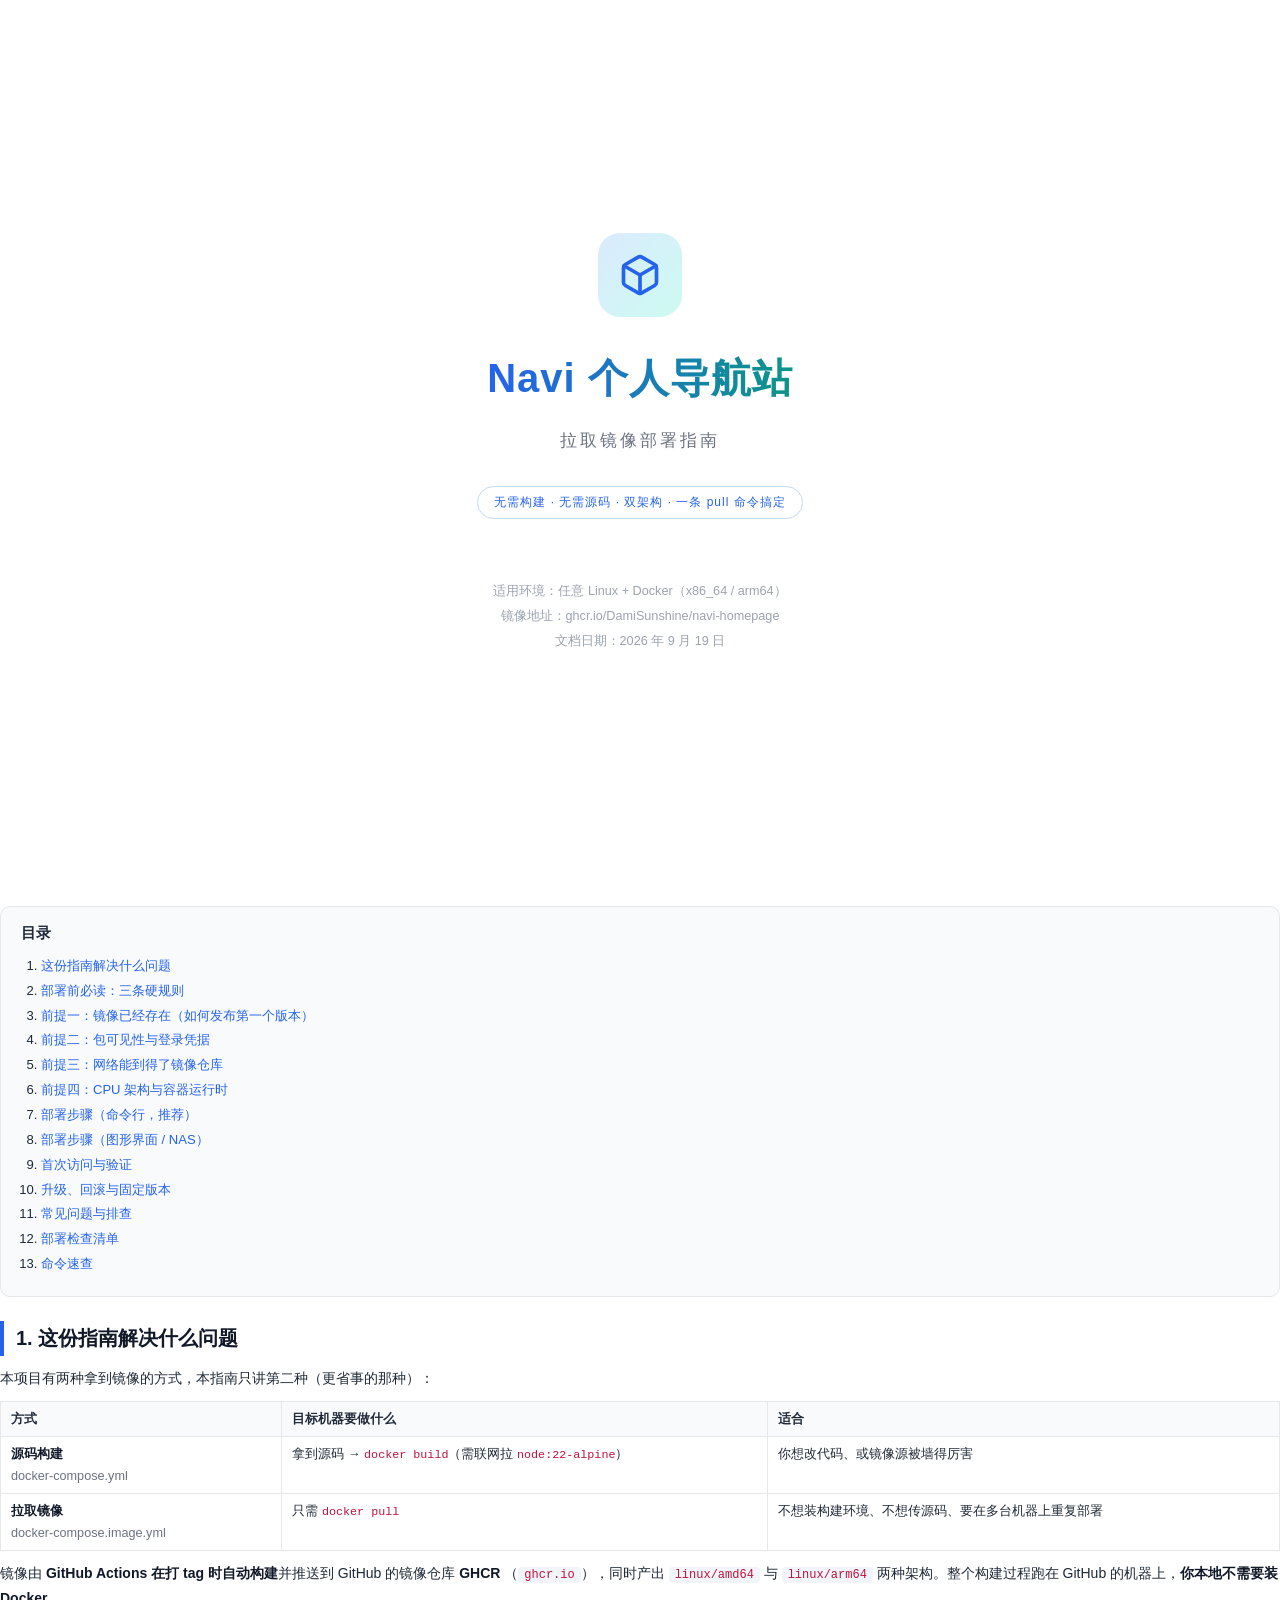
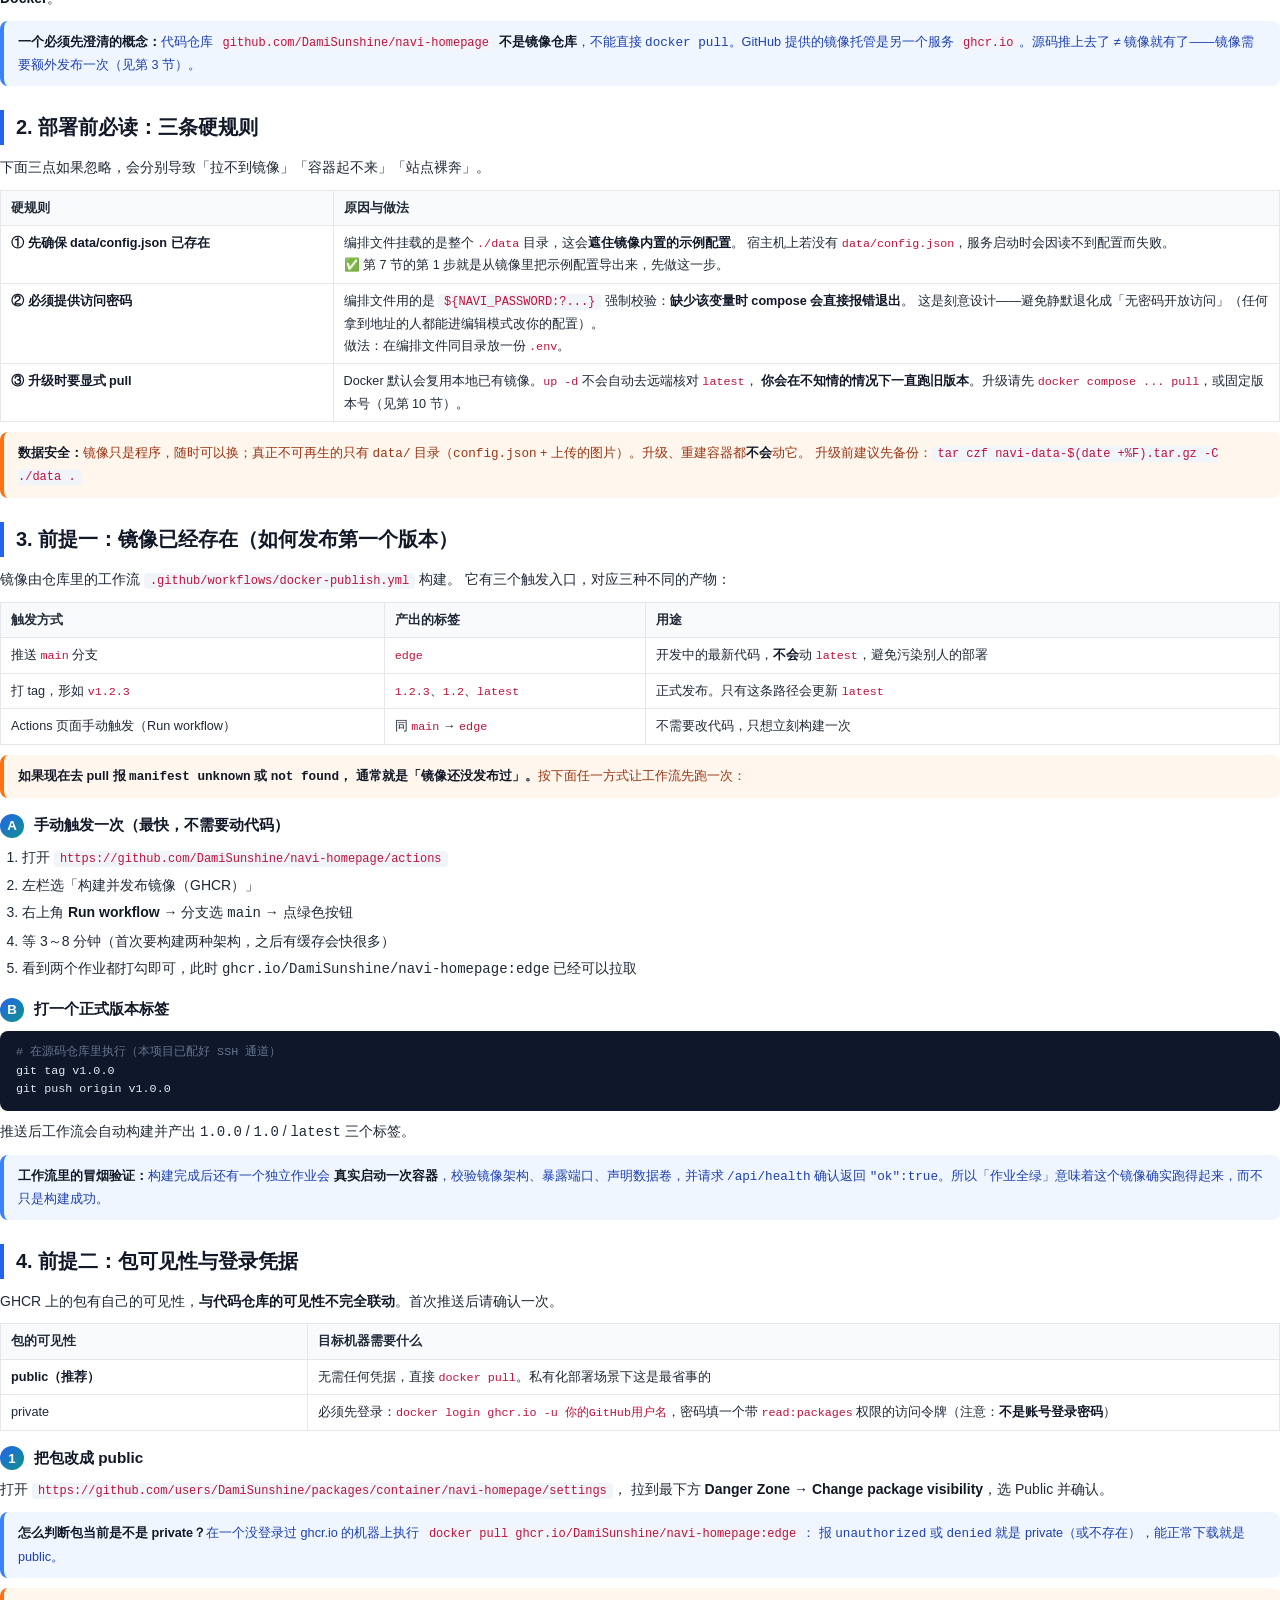
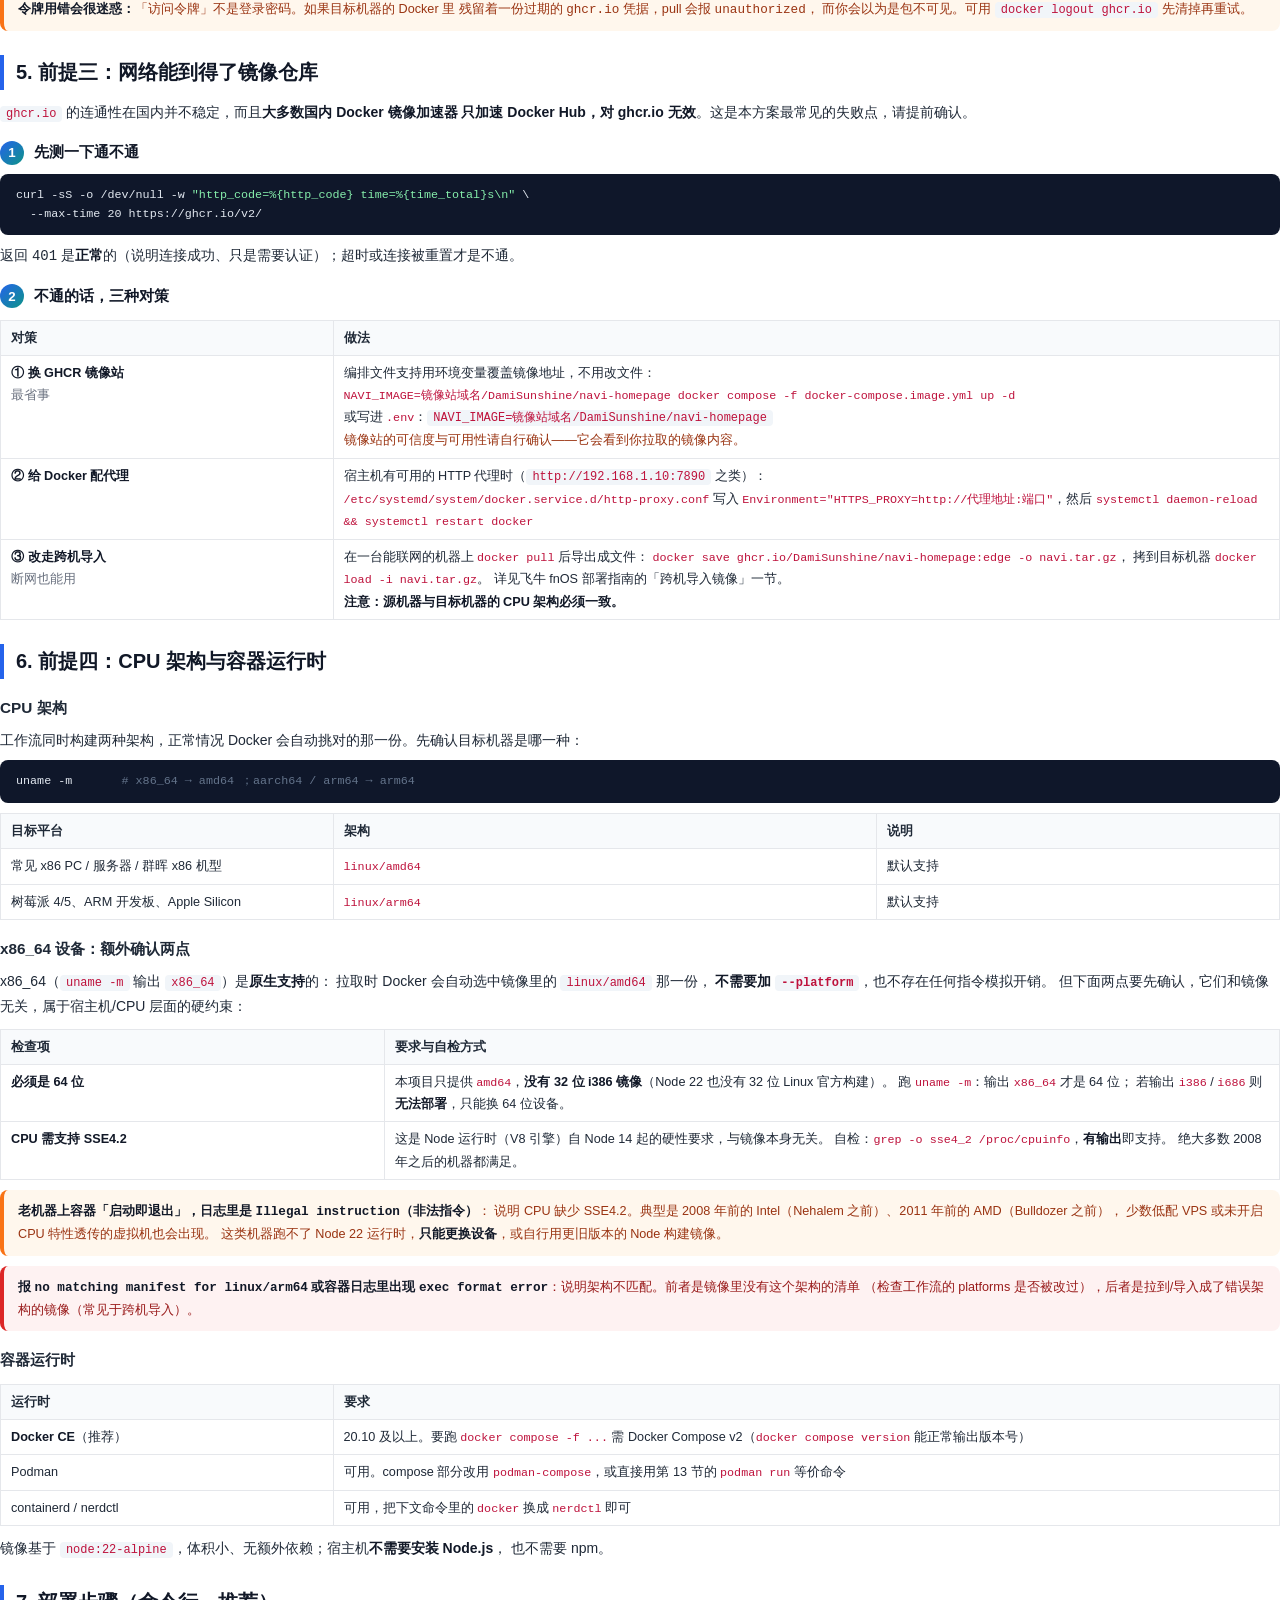
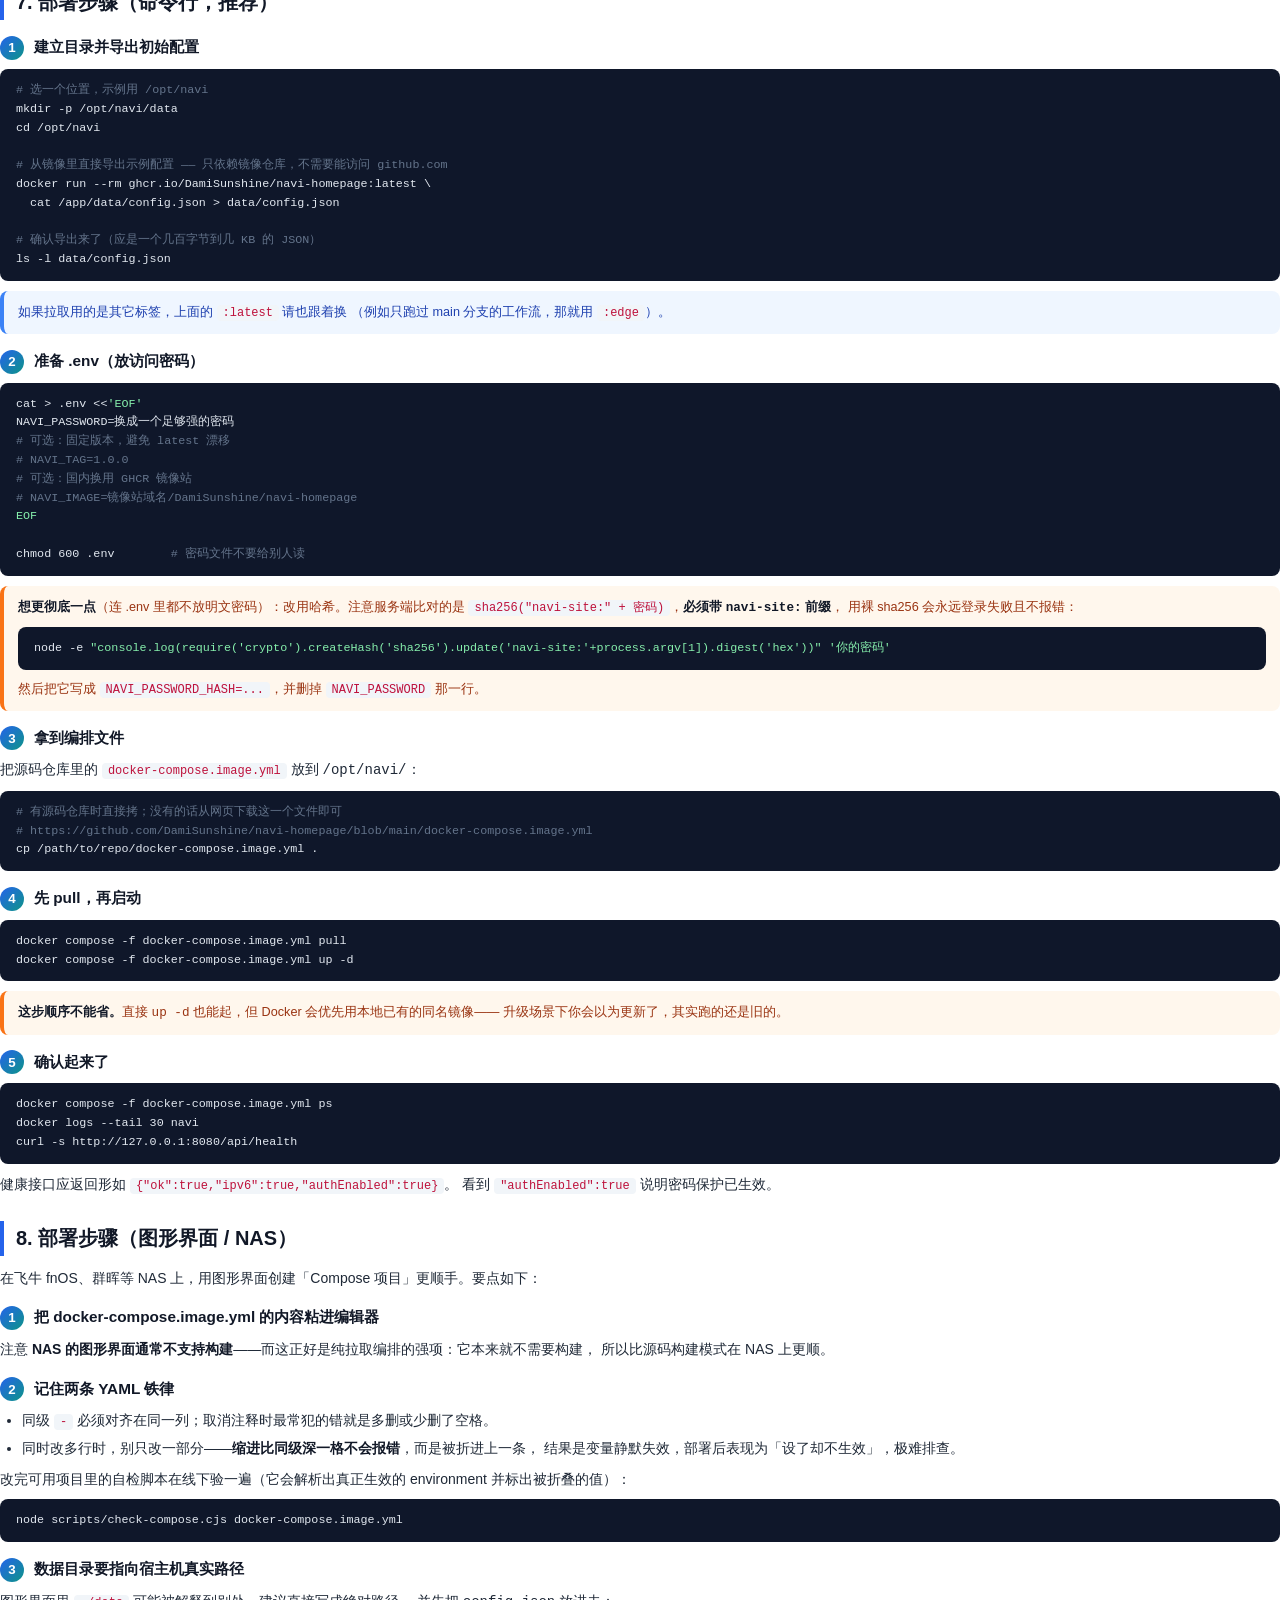
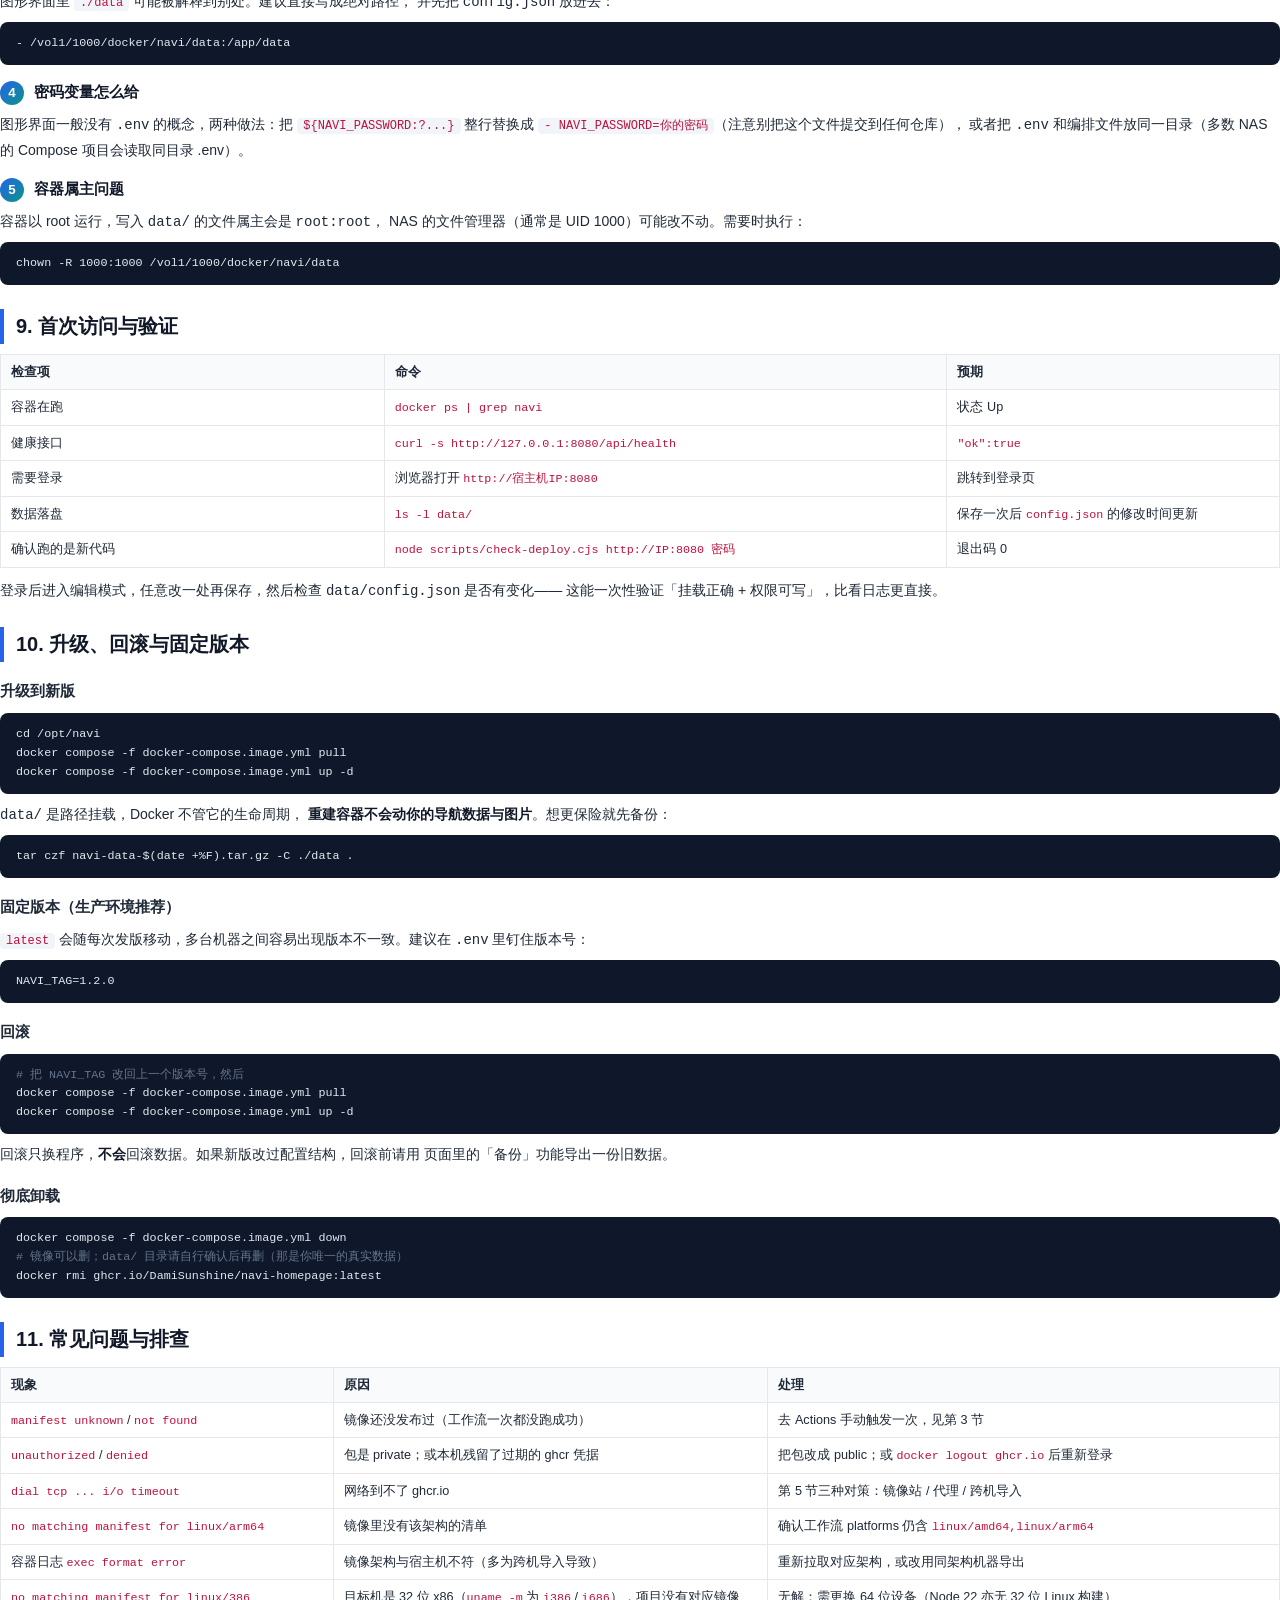
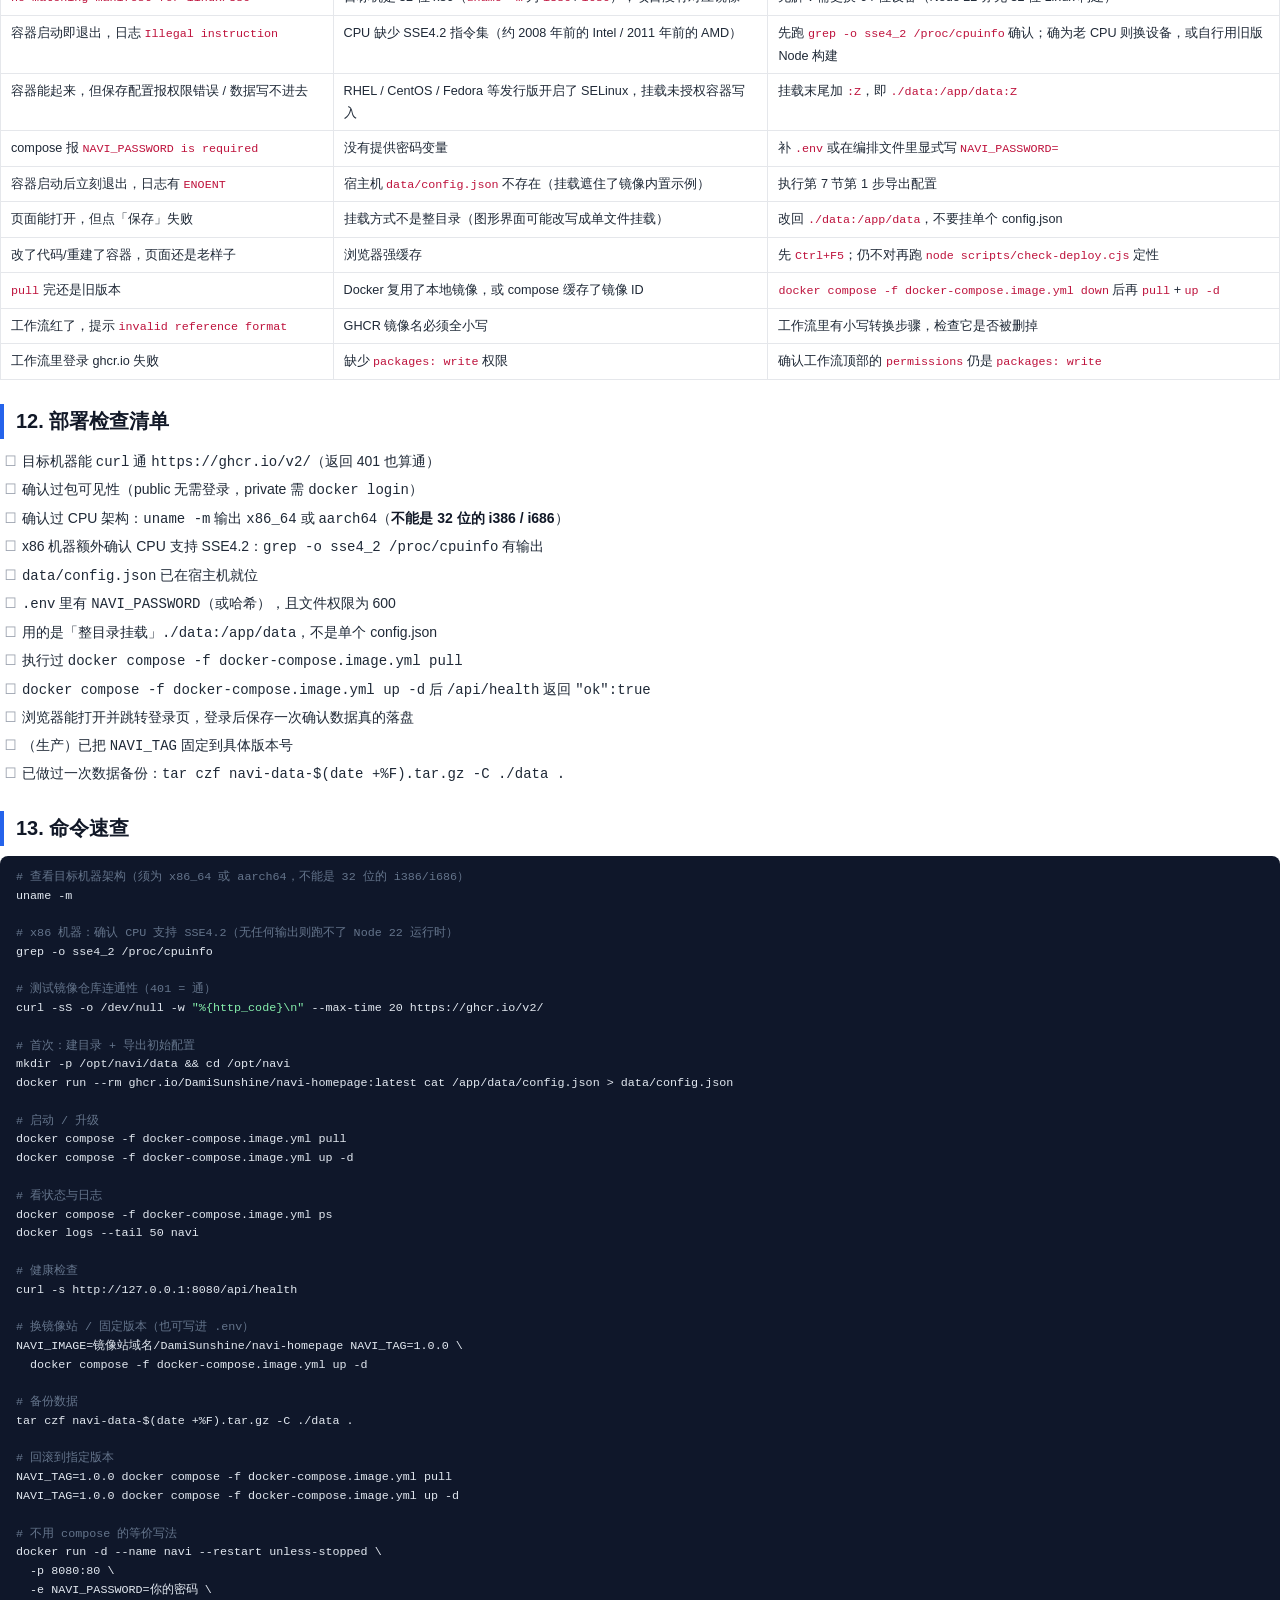
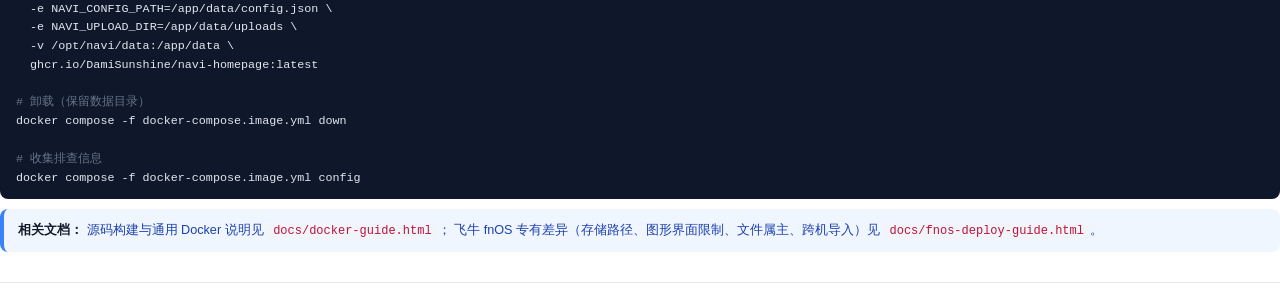
<file: docs/image-deploy-guide.html>
<!DOCTYPE html>
<html lang="zh-CN">
<head>
<meta charset="UTF-8">
<meta name="viewport" content="width=device-width, initial-scale=1">
<title>Navi 导航站 · 拉取镜像部署指南</title>
<style>
  @page { size: A4; margin: 18mm 16mm; }
  * { margin: 0; padding: 0; box-sizing: border-box; }
  body {
    font-family: "Microsoft YaHei", "PingFang SC", sans-serif;
    color: #1f2937; font-size: 10.5pt; line-height: 1.75;
    background: #fff;
  }

  /* ---------- 封面 ---------- */
  .cover {
    min-height: 235mm;
    display: flex; flex-direction: column; justify-content: center; align-items: center;
    text-align: center;
  }
  .cover .logo {
    width: 84px; height: 84px; margin-bottom: 26px;
    display: grid; place-items: center;
    color: #2563eb;
    background: linear-gradient(135deg, #dbeafe, #ccfbf1);
    border-radius: 22px;
  }
  .cover .logo svg { width: 44px; height: 44px; }
  .cover h1 {
    font-size: 30pt; font-weight: 800; letter-spacing: 1px;
    background: linear-gradient(90deg, #2563eb, #0d9488);
    -webkit-background-clip: text; background-clip: text; color: transparent;
  }
  .cover .sub { margin-top: 12px; font-size: 13pt; color: #6b7280; letter-spacing: 3px; }
  .cover .meta {
    margin-top: 54px; font-size: 9.5pt; color: #9ca3af; line-height: 2;
  }
  .cover .badge {
    display: inline-block; margin-top: 18px; padding: 5px 16px;
    border: 1px solid #bfdbfe; border-radius: 999px;
    color: #2563eb; font-size: 9pt; letter-spacing: 1px;
  }

  /* ---------- 正文 ---------- */
  h2 {
    font-size: 15pt; font-weight: 700; color: #111827;
    margin: 24px 0 10px; padding-left: 12px;
    border-left: 4px solid #2563eb;
  }
  h3 {
    font-size: 11.5pt; font-weight: 700; color: #1f2937;
    margin: 16px 0 6px;
  }
  p { margin: 6px 0; }
  ul, ol { margin: 6px 0 6px 22px; }
  li { margin: 3px 0; }
  strong { color: #111827; }
  a { color: #2563eb; text-decoration: none; }
  a:hover { text-decoration: underline; }

  code.inline {
    font-family: Consolas, "Courier New", monospace;
    font-size: 9pt;
    background: #f1f5f9; color: #be123c;
    padding: 1px 6px; border-radius: 4px;
  }
  pre {
    font-family: Consolas, "Courier New", monospace;
    font-size: 8.8pt; line-height: 1.6;
    background: #0f172a; color: #e2e8f0;
    border-radius: 8px;
    padding: 12px 16px;
    margin: 8px 0;
    white-space: pre-wrap; word-break: break-all;
  }
  pre .c { color: #64748b; }
  pre .k { color: #7dd3fc; }
  pre .s { color: #86efac; }

  .tip, .warn, .danger {
    border-radius: 8px; padding: 10px 14px; margin: 10px 0;
    font-size: 9.5pt;
  }
  .tip { background: #eff6ff; border-left: 4px solid #3b82f6; color: #1e40af; }
  .warn { background: #fff7ed; border-left: 4px solid #f97316; color: #9a3412; }
  .danger { background: #fef2f2; border-left: 4px solid #dc2626; color: #991b1b; }

  table {
    width: 100%; border-collapse: collapse; margin: 10px 0; font-size: 9.5pt;
  }
  th, td { border: 1px solid #e5e7eb; padding: 6px 10px; text-align: left; vertical-align: top; }
  th { background: #f8fafc; font-weight: 700; }
  td code { font-family: Consolas, monospace; font-size: 8.8pt; color: #be123c; }

  .step {
    display: flex; gap: 10px; margin: 14px 0 4px; align-items: baseline;
  }
  .step .no {
    flex: none; width: 24px; height: 24px;
    display: grid; place-items: center;
    background: linear-gradient(135deg, #2563eb, #0d9488);
    color: #fff; font-weight: 700; font-size: 10pt;
    border-radius: 50%;
  }
  .step .t { font-weight: 700; font-size: 11.5pt; color: #111827; }

  .toc {
    background: #f8fafc; border: 1px solid #e5e7eb; border-radius: 10px;
    padding: 14px 20px; margin: 18px 0;
  }
  .toc h3 { margin: 0 0 8px; font-size: 11pt; }
  .toc ol { margin-left: 20px; font-size: 9.8pt; }
  .toc li { margin: 2px 0; }

  .check li { list-style: none; margin-left: -18px; }
  .check li::before { content: "☐ "; color: #9ca3af; }

  .footer-note {
    margin-top: 30px; padding-top: 10px; border-top: 1px solid #e5e7eb;
    font-size: 9pt; color: #9ca3af; text-align: center;
  }
</style>
</head>
<body>

<!-- ==================== 封面 ==================== -->
<div class="cover">
  <span class="logo">
    <svg viewBox="0 0 24 24" fill="none" stroke="currentColor" stroke-width="2" stroke-linecap="round" stroke-linejoin="round">
      <path d="M21 16V8a2 2 0 0 0-1-1.73l-7-4a2 2 0 0 0-2 0l-7 4A2 2 0 0 0 3 8v8a2 2 0 0 0 1 1.73l7 4a2 2 0 0 0 2 0l7-4A2 2 0 0 0 21 16z"></path>
      <polyline points="3.27 6.96 12 12.01 20.73 6.96"></polyline>
      <line x1="12" y1="22.08" x2="12" y2="12"></line>
    </svg>
  </span>
  <h1>Navi 个人导航站</h1>
  <p class="sub">拉取镜像部署指南</p>
  <p><span class="badge">无需构建 · 无需源码 · 双架构 · 一条 pull 命令搞定</span></p>
  <div class="meta">
    适用环境：任意 Linux + Docker（x86_64 / arm64）<br>
    镜像地址：ghcr.io/DamiSunshine/navi-homepage<br>
    文档日期：2026 年 9 月 19 日
  </div>
</div>

<!-- ==================== 目录 ==================== -->
<div class="toc">
  <h3>目录</h3>
  <ol>
    <li><a href="#s1">这份指南解决什么问题</a></li>
    <li><a href="#s2">部署前必读：三条硬规则</a></li>
    <li><a href="#s3">前提一：镜像已经存在（如何发布第一个版本）</a></li>
    <li><a href="#s4">前提二：包可见性与登录凭据</a></li>
    <li><a href="#s5">前提三：网络能到得了镜像仓库</a></li>
    <li><a href="#s6">前提四：CPU 架构与容器运行时</a></li>
    <li><a href="#s7">部署步骤（命令行，推荐）</a></li>
    <li><a href="#s8">部署步骤（图形界面 / NAS）</a></li>
    <li><a href="#s9">首次访问与验证</a></li>
    <li><a href="#s10">升级、回滚与固定版本</a></li>
    <li><a href="#s11">常见问题与排查</a></li>
    <li><a href="#s12">部署检查清单</a></li>
    <li><a href="#s13">命令速查</a></li>
  </ol>
</div>

<!-- ==================== 1 ==================== -->
<h2 id="s1">1. 这份指南解决什么问题</h2>

<p>本项目有两种拿到镜像的方式，本指南只讲第二种（更省事的那种）：</p>

<table>
  <tr><th style="width:22%">方式</th><th style="width:38%">目标机器要做什么</th><th>适合</th></tr>
  <tr>
    <td><strong>源码构建</strong><br><span style="color:#6b7280">docker-compose.yml</span></td>
    <td>拿到源码 → <code>docker build</code>（需联网拉 <code>node:22-alpine</code>）</td>
    <td>你想改代码、或镜像源被墙得厉害</td>
  </tr>
  <tr>
    <td><strong>拉取镜像</strong><br><span style="color:#6b7280">docker-compose.image.yml</span></td>
    <td>只需 <code>docker pull</code></td>
    <td>不想装构建环境、不想传源码、要在多台机器上重复部署</td>
  </tr>
</table>

<p>镜像由 <strong>GitHub Actions 在打 tag 时自动构建</strong>并推送到 GitHub 的镜像仓库 <strong>GHCR</strong>
（<code class="inline">ghcr.io</code>），同时产出 <code class="inline">linux/amd64</code> 与
<code class="inline">linux/arm64</code> 两种架构。整个构建过程跑在 GitHub 的机器上，<strong>你本地不需要装 Docker</strong>。</p>

<div class="tip"><strong>一个必须先澄清的概念：</strong>代码仓库 <code class="inline">github.com/DamiSunshine/navi-homepage</code>
<strong>不是镜像仓库</strong>，不能直接 <code>docker pull</code>。GitHub 提供的镜像托管是另一个服务
<code class="inline">ghcr.io</code>。源码推上去了 ≠ 镜像就有了——镜像需要额外发布一次（见第 3 节）。</div>

<!-- ==================== 2 ==================== -->
<h2 id="s2">2. 部署前必读：三条硬规则</h2>

<p>下面三点如果忽略，会分别导致「拉不到镜像」「容器起不来」「站点裸奔」。</p>

<table>
  <tr><th style="width:26%">硬规则</th><th>原因与做法</th></tr>
  <tr>
    <td><strong>① 先确保 data/config.json 已存在</strong></td>
    <td>编排文件挂载的是整个 <code>./data</code> 目录，这会<strong>遮住镜像内置的示例配置</strong>。
      宿主机上若没有 <code>data/config.json</code>，服务启动时会因读不到配置而失败。<br>
      ✅ 第 7 节的第 1 步就是从镜像里把示例配置导出来，先做这一步。</td>
  </tr>
  <tr>
    <td><strong>② 必须提供访问密码</strong></td>
    <td>编排文件用的是 <code class="inline">${NAVI_PASSWORD:?...}</code> 强制校验：<strong>缺少该变量时 compose 会直接报错退出</strong>。
      这是刻意设计——避免静默退化成「无密码开放访问」（任何拿到地址的人都能进编辑模式改你的配置）。<br>
      做法：在编排文件同目录放一份 <code>.env</code>。</td>
  </tr>
  <tr>
    <td><strong>③ 升级时要显式 pull</strong></td>
    <td>Docker 默认会复用本地已有镜像。<code>up -d</code> 不会自动去远端核对 <code>latest</code>，
      <strong>你会在不知情的情况下一直跑旧版本</strong>。升级请先 <code>docker compose ... pull</code>，或固定版本号（见第 10 节）。</td>
  </tr>
</table>

<div class="warn"><strong>数据安全：</strong>镜像只是程序，随时可以换；真正不可再生的只有 <code>data/</code>
目录（<code>config.json</code> + 上传的图片）。升级、重建容器都<strong>不会</strong>动它。
升级前建议先备份：<code class="inline">tar czf navi-data-$(date +%F).tar.gz -C ./data .</code></div>

<!-- ==================== 3 ==================== -->
<h2 id="s3">3. 前提一：镜像已经存在（如何发布第一个版本）</h2>

<p>镜像由仓库里的工作流 <code class="inline">.github/workflows/docker-publish.yml</code> 构建。
它有三个触发入口，对应三种不同的产物：</p>

<table>
  <tr><th style="width:30%">触发方式</th><th>产出的标签</th><th>用途</th></tr>
  <tr>
    <td>推送 <code>main</code> 分支</td>
    <td><code>edge</code></td>
    <td>开发中的最新代码，<strong>不会</strong>动 <code>latest</code>，避免污染别人的部署</td>
  </tr>
  <tr>
    <td>打 tag，形如 <code>v1.2.3</code></td>
    <td><code>1.2.3</code>、<code>1.2</code>、<code>latest</code></td>
    <td>正式发布。只有这条路径会更新 <code>latest</code></td>
  </tr>
  <tr>
    <td>Actions 页面手动触发（Run workflow）</td>
    <td>同 <code>main</code> → <code>edge</code></td>
    <td>不需要改代码，只想立刻构建一次</td>
  </tr>
</table>

<div class="warn"><strong>如果现在去 pull 报 <code>manifest unknown</code> 或 <code>not found</code>，
通常就是「镜像还没发布过」。</strong>按下面任一方式让工作流先跑一次：</div>

<div class="step"><span class="no">A</span><span class="t">手动触发一次（最快，不需要动代码）</span></div>
<ol>
  <li>打开 <code class="inline">https://github.com/DamiSunshine/navi-homepage/actions</code></li>
  <li>左栏选「构建并发布镜像（GHCR）」</li>
  <li>右上角 <strong>Run workflow</strong> → 分支选 <code>main</code> → 点绿色按钮</li>
  <li>等 3～8 分钟（首次要构建两种架构，之后有缓存会快很多）</li>
  <li>看到两个作业都打勾即可，此时 <code>ghcr.io/DamiSunshine/navi-homepage:edge</code> 已经可以拉取</li>
</ol>

<div class="step"><span class="no">B</span><span class="t">打一个正式版本标签</span></div>
<pre><span class="c"># 在源码仓库里执行（本项目已配好 SSH 通道）</span>
git tag v1.0.0
git push origin v1.0.0</pre>
<p>推送后工作流会自动构建并产出 <code>1.0.0</code> / <code>1.0</code> / <code>latest</code> 三个标签。</p>

<div class="tip"><strong>工作流里的冒烟验证：</strong>构建完成后还有一个独立作业会
<strong>真实启动一次容器</strong>，校验镜像架构、暴露端口、声明数据卷，并请求 <code>/api/health</code>
确认返回 <code>"ok":true</code>。所以「作业全绿」意味着这个镜像确实跑得起来，而不只是构建成功。</div>

<!-- ==================== 4 ==================== -->
<h2 id="s4">4. 前提二：包可见性与登录凭据</h2>

<p>GHCR 上的包有自己的可见性，<strong>与代码仓库的可见性不完全联动</strong>。首次推送后请确认一次。</p>

<table>
  <tr><th style="width:24%">包的可见性</th><th>目标机器需要什么</th></tr>
  <tr>
    <td><strong>public（推荐）</strong></td>
    <td>无需任何凭据，直接 <code>docker pull</code>。私有化部署场景下这是最省事的</td>
  </tr>
  <tr>
    <td>private</td>
    <td>必须先登录：<code>docker login ghcr.io -u 你的GitHub用户名</code>，密码填一个带 <code>read:packages</code>
      权限的访问令牌（注意：<strong>不是账号登录密码</strong>）</td>
  </tr>
</table>

<div class="step"><span class="no">1</span><span class="t">把包改成 public</span></div>
<p>打开 <code class="inline">https://github.com/users/DamiSunshine/packages/container/navi-homepage/settings</code>，
拉到最下方 <strong>Danger Zone → Change package visibility</strong>，选 Public 并确认。</p>

<div class="tip"><strong>怎么判断包当前是不是 private？</strong>在一个没登录过 ghcr.io 的机器上执行
<code class="inline">docker pull ghcr.io/DamiSunshine/navi-homepage:edge</code>：
报 <code>unauthorized</code> 或 <code>denied</code> 就是 private（或不存在），能正常下载就是 public。</div>

<div class="warn"><strong>令牌用错会很迷惑：</strong>「访问令牌」不是登录密码。如果目标机器的 Docker 里
残留着一份过期的 <code>ghcr.io</code> 凭据，pull 会报 <code>unauthorized</code>，
而你会以为是包不可见。可用 <code class="inline">docker logout ghcr.io</code> 先清掉再重试。</div>

<!-- ==================== 5 ==================== -->
<h2 id="s5">5. 前提三：网络能到得了镜像仓库</h2>

<p><code class="inline">ghcr.io</code> 的连通性在国内并不稳定，而且<strong>大多数国内 Docker 镜像加速器
只加速 Docker Hub，对 ghcr.io 无效</strong>。这是本方案最常见的失败点，请提前确认。</p>

<div class="step"><span class="no">1</span><span class="t">先测一下通不通</span></div>
<pre>curl -sS -o /dev/null -w <span class="s">"http_code=%{http_code} time=%{time_total}s\n"</span> \
  --max-time 20 https://ghcr.io/v2/</pre>
<p>返回 <code>401</code> 是<strong>正常</strong>的（说明连接成功、只是需要认证）；超时或连接被重置才是不通。</p>

<div class="step"><span class="no">2</span><span class="t">不通的话，三种对策</span></div>
<table>
  <tr><th style="width:26%">对策</th><th>做法</th></tr>
  <tr>
    <td><strong>① 换 GHCR 镜像站</strong><br><span style="color:#6b7280">最省事</span></td>
    <td>编排文件支持用环境变量覆盖镜像地址，不用改文件：<br>
      <code>NAVI_IMAGE=镜像站域名/DamiSunshine/navi-homepage docker compose -f docker-compose.image.yml up -d</code><br>
      或写进 <code>.env</code>：<code class="inline">NAVI_IMAGE=镜像站域名/DamiSunshine/navi-homepage</code><br>
      <span style="color:#9a3412">镜像站的可信度与可用性请自行确认——它会看到你拉取的镜像内容。</span></td>
  </tr>
  <tr>
    <td><strong>② 给 Docker 配代理</strong></td>
    <td>宿主机有可用的 HTTP 代理时（<code class="inline">http://192.168.1.10:7890</code> 之类）：<br>
      <code>/etc/systemd/system/docker.service.d/http-proxy.conf</code> 写入
      <code>Environment="HTTPS_PROXY=http://代理地址:端口"</code>，然后
      <code>systemctl daemon-reload &amp;&amp; systemctl restart docker</code></td>
  </tr>
  <tr>
    <td><strong>③ 改走跨机导入</strong><br><span style="color:#6b7280">断网也能用</span></td>
    <td>在一台能联网的机器上 <code>docker pull</code> 后导出成文件：
      <code>docker save ghcr.io/DamiSunshine/navi-homepage:edge -o navi.tar.gz</code>，
      拷到目标机器 <code>docker load -i navi.tar.gz</code>。
      详见飞牛 fnOS 部署指南的「跨机导入镜像」一节。<br>
      <strong>注意：源机器与目标机器的 CPU 架构必须一致。</strong></td>
  </tr>
</table>

<!-- ==================== 6 ==================== -->
<h2 id="s6">6. 前提四：CPU 架构与容器运行时</h2>

<h3>CPU 架构</h3>
<p>工作流同时构建两种架构，正常情况 Docker 会自动挑对的那一份。先确认目标机器是哪一种：</p>
<pre>uname -m       <span class="c"># x86_64 → amd64 ；aarch64 / arm64 → arm64</span></pre>
<table>
  <tr><th style="width:26%">目标平台</th><th>架构</th><th>说明</th></tr>
  <tr><td>常见 x86 PC / 服务器 / 群晖 x86 机型</td><td><code>linux/amd64</code></td><td>默认支持</td></tr>
  <tr><td>树莓派 4/5、ARM 开发板、Apple Silicon</td><td><code>linux/arm64</code></td><td>默认支持</td></tr>
</table>

<h3>x86_64 设备：额外确认两点</h3>
<p>x86_64（<code class="inline">uname -m</code> 输出 <code class="inline">x86_64</code>）是<strong>原生支持</strong>的：
拉取时 Docker 会自动选中镜像里的 <code class="inline">linux/amd64</code> 那一份，
<strong>不需要加 <code class="inline">--platform</code></strong>，也不存在任何指令模拟开销。
但下面两点要先确认，它们和镜像无关，属于宿主机/CPU 层面的硬约束：</p>
<table>
  <tr><th style="width:30%">检查项</th><th>要求与自检方式</th></tr>
  <tr>
    <td><strong>必须是 64 位</strong></td>
    <td>本项目只提供 <code>amd64</code>，<strong>没有 32 位 i386 镜像</strong>（Node 22 也没有 32 位 Linux 官方构建）。
      跑 <code>uname -m</code>：输出 <code>x86_64</code> 才是 64 位；
      若输出 <code>i386</code> / <code>i686</code> 则<strong>无法部署</strong>，只能换 64 位设备。</td>
  </tr>
  <tr>
    <td><strong>CPU 需支持 SSE4.2</strong></td>
    <td>这是 Node 运行时（V8 引擎）自 Node 14 起的硬性要求，与镜像本身无关。
      自检：<code>grep -o sse4_2 /proc/cpuinfo</code>，<strong>有输出</strong>即支持。
      绝大多数 2008 年之后的机器都满足。</td>
  </tr>
</table>
<div class="warn"><strong>老机器上容器「启动即退出」，日志里是 <code>Illegal instruction</code>（非法指令）</strong>：
说明 CPU 缺少 SSE4.2。典型是 2008 年前的 Intel（Nehalem 之前）、2011 年前的 AMD（Bulldozer 之前），
少数低配 VPS 或未开启 CPU 特性透传的虚拟机也会出现。
这类机器跑不了 Node 22 运行时，<strong>只能更换设备</strong>，或自行用更旧版本的 Node 构建镜像。</div>
<div class="danger"><strong>报 <code>no matching manifest for linux/arm64</code> 或容器日志里出现
<code>exec format error</code></strong>：说明架构不匹配。前者是镜像里没有这个架构的清单
（检查工作流的 platforms 是否被改过），后者是拉到/导入成了错误架构的镜像（常见于跨机导入）。</div>

<h3>容器运行时</h3>
<table>
  <tr><th style="width:26%">运行时</th><th>要求</th></tr>
  <tr><td><strong>Docker CE</strong>（推荐）</td><td>20.10 及以上。要跑 <code>docker compose -f ...</code> 需 Docker Compose v2（<code>docker compose version</code> 能正常输出版本号）</td></tr>
  <tr><td>Podman</td><td>可用。compose 部分改用 <code>podman-compose</code>，或直接用第 13 节的
    <code>podman run</code> 等价命令</td></tr>
  <tr><td>containerd / nerdctl</td><td>可用，把下文命令里的 <code>docker</code> 换成 <code>nerdctl</code> 即可</td></tr>
</table>
<p>镜像基于 <code class="inline">node:22-alpine</code>，体积小、无额外依赖；宿主机<strong>不需要安装 Node.js</strong>，
也不需要 npm。</p>

<!-- ==================== 7 ==================== -->
<h2 id="s7">7. 部署步骤（命令行，推荐）</h2>

<div class="step"><span class="no">1</span><span class="t">建立目录并导出初始配置</span></div>
<pre><span class="c"># 选一个位置，示例用 /opt/navi</span>
mkdir -p /opt/navi/data
cd /opt/navi

<span class="c"># 从镜像里直接导出示例配置 —— 只依赖镜像仓库，不需要能访问 github.com</span>
docker run --rm ghcr.io/DamiSunshine/navi-homepage:latest \
  cat /app/data/config.json &gt; data/config.json

<span class="c"># 确认导出来了（应是一个几百字节到几 KB 的 JSON）</span>
ls -l data/config.json</pre>

<div class="tip">如果拉取用的是其它标签，上面的 <code class="inline">:latest</code> 请也跟着换
（例如只跑过 main 分支的工作流，那就用 <code class="inline">:edge</code>）。</div>

<div class="step"><span class="no">2</span><span class="t">准备 .env（放访问密码）</span></div>
<pre>cat &gt; .env &lt;&lt;<span class="s">'EOF'</span>
NAVI_PASSWORD=换成一个足够强的密码
<span class="c"># 可选：固定版本，避免 latest 漂移</span>
<span class="c"># NAVI_TAG=1.0.0</span>
<span class="c"># 可选：国内换用 GHCR 镜像站</span>
<span class="c"># NAVI_IMAGE=镜像站域名/DamiSunshine/navi-homepage</span>
<span class="s">EOF</span>

chmod 600 .env        <span class="c"># 密码文件不要给别人读</span></pre>
<div class="warn"><strong>想更彻底一点</strong>（连 .env 里都不放明文密码）：改用哈希。注意服务端比对的是
<code class="inline">sha256("navi-site:" + 密码)</code>，<strong>必须带 <code>navi-site:</code> 前缀</strong>，
用裸 sha256 会永远登录失败且不报错：
<pre>node -e <span class="s">"console.log(require('crypto').createHash('sha256').update('navi-site:'+process.argv[1]).digest('hex'))"</span> <span class="s">'你的密码'</span></pre>
然后把它写成 <code class="inline">NAVI_PASSWORD_HASH=...</code>，并删掉 <code class="inline">NAVI_PASSWORD</code> 那一行。</div>

<div class="step"><span class="no">3</span><span class="t">拿到编排文件</span></div>
<p>把源码仓库里的 <code class="inline">docker-compose.image.yml</code> 放到 <code>/opt/navi/</code>：
</p>
<pre><span class="c"># 有源码仓库时直接拷；没有的话从网页下载这一个文件即可</span>
<span class="c"># https://github.com/DamiSunshine/navi-homepage/blob/main/docker-compose.image.yml</span>
cp /path/to/repo/docker-compose.image.yml .</pre>

<div class="step"><span class="no">4</span><span class="t">先 pull，再启动</span></div>
<pre>docker compose -f docker-compose.image.yml pull
docker compose -f docker-compose.image.yml up -d</pre>
<div class="warn"><strong>这步顺序不能省。</strong>直接 <code>up -d</code> 也能起，但 Docker 会优先用本地已有的同名镜像——
升级场景下你会以为更新了，其实跑的还是旧的。</div>

<div class="step"><span class="no">5</span><span class="t">确认起来了</span></div>
<pre>docker compose -f docker-compose.image.yml ps
docker logs --tail 30 navi
curl -s http://127.0.0.1:8080/api/health</pre>
<p>健康接口应返回形如 <code class="inline">{"ok":true,"ipv6":true,"authEnabled":true}</code>。
看到 <code class="inline">"authEnabled":true</code> 说明密码保护已生效。</p>

<!-- ==================== 8 ==================== -->
<h2 id="s8">8. 部署步骤（图形界面 / NAS）</h2>

<p>在飞牛 fnOS、群晖等 NAS 上，用图形界面创建「Compose 项目」更顺手。要点如下：</p>

<div class="step"><span class="no">1</span><span class="t">把 docker-compose.image.yml 的内容粘进编辑器</span></div>
<p>注意 <strong>NAS 的图形界面通常不支持构建</strong>——而这正好是纯拉取编排的强项：它本来就不需要构建，
所以比源码构建模式在 NAS 上更顺。</p>

<div class="step"><span class="no">2</span><span class="t">记住两条 YAML 铁律</span></div>
<ul>
  <li>同级 <code class="inline">-</code> 必须对齐在同一列；取消注释时最常犯的错就是多删或少删了空格。</li>
  <li>同时改多行时，别只改一部分——<strong>缩进比同级深一格不会报错</strong>，而是被折进上一条，
    结果是变量静默失效，部署后表现为「设了却不生效」，极难排查。</li>
</ul>
<p>改完可用项目里的自检脚本在线下验一遍（它会解析出真正生效的 environment 并标出被折叠的值）：</p>
<pre>node scripts/check-compose.cjs docker-compose.image.yml</pre>

<div class="step"><span class="no">3</span><span class="t">数据目录要指向宿主机真实路径</span></div>
<p>图形界面里 <code class="inline">./data</code> 可能被解释到别处。建议直接写成绝对路径，
并先把 <code>config.json</code> 放进去：</p>
<pre>- /vol1/1000/docker/navi/data:/app/data</pre>

<div class="step"><span class="no">4</span><span class="t">密码变量怎么给</span></div>
<p>图形界面一般没有 <code>.env</code> 的概念，两种做法：把 <code class="inline">${NAVI_PASSWORD:?...}</code>
整行替换成 <code class="inline">- NAVI_PASSWORD=你的密码</code>（注意别把这个文件提交到任何仓库），
或者把 <code>.env</code> 和编排文件放同一目录（多数 NAS 的 Compose 项目会读取同目录 .env）。</p>

<div class="step"><span class="no">5</span><span class="t">容器属主问题</span></div>
<p>容器以 root 运行，写入 <code>data/</code> 的文件属主会是 <code>root:root</code>，
NAS 的文件管理器（通常是 UID 1000）可能改不动。需要时执行：</p>
<pre>chown -R 1000:1000 /vol1/1000/docker/navi/data</pre>

<!-- ==================== 9 ==================== -->
<h2 id="s9">9. 首次访问与验证</h2>

<table>
  <tr><th style="width:30%">检查项</th><th>命令</th><th style="width:26%">预期</th></tr>
  <tr><td>容器在跑</td><td><code>docker ps | grep navi</code></td><td>状态 Up</td></tr>
  <tr><td>健康接口</td><td><code>curl -s http://127.0.0.1:8080/api/health</code></td><td><code>"ok":true</code></td></tr>
  <tr><td>需要登录</td><td>浏览器打开 <code>http://宿主机IP:8080</code></td><td>跳转到登录页</td></tr>
  <tr><td>数据落盘</td><td><code>ls -l data/</code></td><td>保存一次后 <code>config.json</code> 的修改时间更新</td></tr>
  <tr><td>确认跑的是新代码</td><td><code>node scripts/check-deploy.cjs http://IP:8080 密码</code></td><td>退出码 0</td></tr>
</table>

<p>登录后进入编辑模式，任意改一处再保存，然后检查 <code>data/config.json</code> 是否有变化——
这能一次性验证「挂载正确 + 权限可写」，比看日志更直接。</p>

<!-- ==================== 10 ==================== -->
<h2 id="s10">10. 升级、回滚与固定版本</h2>

<h3>升级到新版</h3>
<pre>cd /opt/navi
docker compose -f docker-compose.image.yml pull
docker compose -f docker-compose.image.yml up -d</pre>
<p><code>data/</code> 是路径挂载，Docker 不管它的生命周期，
<strong>重建容器不会动你的导航数据与图片</strong>。想更保险就先备份：</p>
<pre>tar czf navi-data-$(date +%F).tar.gz -C ./data .</pre>

<h3>固定版本（生产环境推荐）</h3>
<p><code class="inline">latest</code> 会随每次发版移动，多台机器之间容易出现版本不一致。建议在
<code>.env</code> 里钉住版本号：</p>
<pre>NAVI_TAG=1.2.0</pre>

<h3>回滚</h3>
<pre><span class="c"># 把 NAVI_TAG 改回上一个版本号，然后</span>
docker compose -f docker-compose.image.yml pull
docker compose -f docker-compose.image.yml up -d</pre>
<p>回滚只换程序，<strong>不会</strong>回滚数据。如果新版改过配置结构，回滚前请用
页面里的「备份」功能导出一份旧数据。</p>

<h3>彻底卸载</h3>
<pre>docker compose -f docker-compose.image.yml down
<span class="c"># 镜像可以删；data/ 目录请自行确认后再删（那是你唯一的真实数据）</span>
docker rmi ghcr.io/DamiSunshine/navi-homepage:latest</pre>

<!-- ==================== 11 ==================== -->
<h2 id="s11">11. 常见问题与排查</h2>

<table>
  <tr><th style="width:26%">现象</th><th style="width:34%">原因</th><th>处理</th></tr>
  <tr>
    <td><code>manifest unknown</code> / <code>not found</code></td>
    <td>镜像还没发布过（工作流一次都没跑成功）</td>
    <td>去 Actions 手动触发一次，见第 3 节</td>
  </tr>
  <tr>
    <td><code>unauthorized</code> / <code>denied</code></td>
    <td>包是 private；或本机残留了过期的 ghcr 凭据</td>
    <td>把包改成 public；或 <code>docker logout ghcr.io</code> 后重新登录</td>
  </tr>
  <tr>
    <td><code>dial tcp ... i/o timeout</code></td>
    <td>网络到不了 ghcr.io</td>
    <td>第 5 节三种对策：镜像站 / 代理 / 跨机导入</td>
  </tr>
  <tr>
    <td><code>no matching manifest for linux/arm64</code></td>
    <td>镜像里没有该架构的清单</td>
    <td>确认工作流 platforms 仍含 <code>linux/amd64,linux/arm64</code></td>
  </tr>
  <tr>
    <td>容器日志 <code>exec format error</code></td>
    <td>镜像架构与宿主机不符（多为跨机导入导致）</td>
    <td>重新拉取对应架构，或改用同架构机器导出</td>
  </tr>
  <tr>
    <td><code>no matching manifest for linux/386</code></td>
    <td>目标机是 32 位 x86（<code>uname -m</code> 为 <code>i386</code> / <code>i686</code>），项目没有对应镜像</td>
    <td>无解：需更换 64 位设备（Node 22 亦无 32 位 Linux 构建）</td>
  </tr>
  <tr>
    <td>容器启动即退出，日志 <code>Illegal instruction</code></td>
    <td>CPU 缺少 SSE4.2 指令集（约 2008 年前的 Intel / 2011 年前的 AMD）</td>
    <td>先跑 <code>grep -o sse4_2 /proc/cpuinfo</code> 确认；确为老 CPU 则换设备，或自行用旧版 Node 构建</td>
  </tr>
  <tr>
    <td>容器能起来，但保存配置报权限错误 / 数据写不进去</td>
    <td>RHEL / CentOS / Fedora 等发行版开启了 SELinux，挂载未授权容器写入</td>
    <td>挂载末尾加 <code>:Z</code>，即 <code>./data:/app/data:Z</code></td>
  </tr>
  <tr>
    <td>compose 报 <code>NAVI_PASSWORD is required</code></td>
    <td>没有提供密码变量</td>
    <td>补 <code>.env</code> 或在编排文件里显式写 <code>NAVI_PASSWORD=</code></td>
  </tr>
  <tr>
    <td>容器启动后立刻退出，日志有 <code>ENOENT</code></td>
    <td>宿主机 <code>data/config.json</code> 不存在（挂载遮住了镜像内置示例）</td>
    <td>执行第 7 节第 1 步导出配置</td>
  </tr>
  <tr>
    <td>页面能打开，但点「保存」失败</td>
    <td>挂载方式不是整目录（图形界面可能改写成单文件挂载）</td>
    <td>改回 <code>./data:/app/data</code>，不要挂单个 config.json</td>
  </tr>
  <tr>
    <td>改了代码/重建了容器，页面还是老样子</td>
    <td>浏览器强缓存</td>
    <td>先 <code>Ctrl+F5</code>；仍不对再跑 <code>node scripts/check-deploy.cjs</code> 定性</td>
  </tr>
  <tr>
    <td><code>pull</code> 完还是旧版本</td>
    <td>Docker 复用了本地镜像，或 compose 缓存了镜像 ID</td>
    <td><code>docker compose -f docker-compose.image.yml down</code> 后再 <code>pull</code> + <code>up -d</code></td>
  </tr>
  <tr>
    <td>工作流红了，提示 <code>invalid reference format</code></td>
    <td>GHCR 镜像名必须全小写</td>
    <td>工作流里有小写转换步骤，检查它是否被删掉</td>
  </tr>
  <tr>
    <td>工作流里登录 ghcr.io 失败</td>
    <td>缺少 <code>packages: write</code> 权限</td>
    <td>确认工作流顶部的 <code>permissions</code> 仍是 <code>packages: write</code></td>
  </tr>
</table>

<!-- ==================== 12 ==================== -->
<h2 id="s12">12. 部署检查清单</h2>

<ul class="check">
  <li>目标机器能 <code>curl</code> 通 <code>https://ghcr.io/v2/</code>（返回 401 也算通）</li>
  <li>确认过包可见性（public 无需登录，private 需 <code>docker login</code>）</li>
  <li>确认过 CPU 架构：<code>uname -m</code> 输出 <code>x86_64</code> 或 <code>aarch64</code>（<strong>不能是 32 位的 i386 / i686</strong>）</li>
  <li>x86 机器额外确认 CPU 支持 SSE4.2：<code>grep -o sse4_2 /proc/cpuinfo</code> 有输出</li>
  <li><code>data/config.json</code> 已在宿主机就位</li>
  <li><code>.env</code> 里有 <code>NAVI_PASSWORD</code>（或哈希），且文件权限为 600</li>
  <li>用的是「整目录挂载」<code>./data:/app/data</code>，不是单个 config.json</li>
  <li>执行过 <code>docker compose -f docker-compose.image.yml pull</code></li>
  <li><code>docker compose -f docker-compose.image.yml up -d</code> 后 <code>/api/health</code> 返回 <code>"ok":true</code></li>
  <li>浏览器能打开并跳转登录页，登录后保存一次确认数据真的落盘</li>
  <li>（生产）已把 <code>NAVI_TAG</code> 固定到具体版本号</li>
  <li>已做过一次数据备份：<code>tar czf navi-data-$(date +%F).tar.gz -C ./data .</code></li>
</ul>

<!-- ==================== 13 ==================== -->
<h2 id="s13">13. 命令速查</h2>

<pre><span class="c"># 查看目标机器架构（须为 x86_64 或 aarch64，不能是 32 位的 i386/i686）</span>
uname -m

<span class="c"># x86 机器：确认 CPU 支持 SSE4.2（无任何输出则跑不了 Node 22 运行时）</span>
grep -o sse4_2 /proc/cpuinfo

<span class="c"># 测试镜像仓库连通性（401 = 通）</span>
curl -sS -o /dev/null -w <span class="s">"%{http_code}\n"</span> --max-time 20 https://ghcr.io/v2/

<span class="c"># 首次：建目录 + 导出初始配置</span>
mkdir -p /opt/navi/data &amp;&amp; cd /opt/navi
docker run --rm ghcr.io/DamiSunshine/navi-homepage:latest cat /app/data/config.json &gt; data/config.json

<span class="c"># 启动 / 升级</span>
docker compose -f docker-compose.image.yml pull
docker compose -f docker-compose.image.yml up -d

<span class="c"># 看状态与日志</span>
docker compose -f docker-compose.image.yml ps
docker logs --tail 50 navi

<span class="c"># 健康检查</span>
curl -s http://127.0.0.1:8080/api/health

<span class="c"># 换镜像站 / 固定版本（也可写进 .env）</span>
NAVI_IMAGE=镜像站域名/DamiSunshine/navi-homepage NAVI_TAG=1.0.0 \
  docker compose -f docker-compose.image.yml up -d

<span class="c"># 备份数据</span>
tar czf navi-data-$(date +%F).tar.gz -C ./data .

<span class="c"># 回滚到指定版本</span>
NAVI_TAG=1.0.0 docker compose -f docker-compose.image.yml pull
NAVI_TAG=1.0.0 docker compose -f docker-compose.image.yml up -d

<span class="c"># 不用 compose 的等价写法</span>
docker run -d --name navi --restart unless-stopped \
  -p 8080:80 \
  -e NAVI_PASSWORD=你的密码 \
  -e NAVI_CONFIG_PATH=/app/data/config.json \
  -e NAVI_UPLOAD_DIR=/app/data/uploads \
  -v /opt/navi/data:/app/data \
  ghcr.io/DamiSunshine/navi-homepage:latest

<span class="c"># 卸载（保留数据目录）</span>
docker compose -f docker-compose.image.yml down

<span class="c"># 收集排查信息</span>
docker compose -f docker-compose.image.yml config</pre>

<div class="tip"><strong>相关文档：</strong>
源码构建与通用 Docker 说明见 <code class="inline">docs/docker-guide.html</code>；
飞牛 fnOS 专有差异（存储路径、图形界面限制、文件属主、跨机导入）见
<code class="inline">docs/fnos-deploy-guide.html</code>。</div>

<div class="footer-note">
  Navi 个人导航站 · 拉取镜像部署指南 · 2026-09-19<br>
  镜像由 GitHub Actions 自动构建并发布至 GHCR，含 linux/amd64 与 linux/arm64
</div>

</body>
</html>
</file>
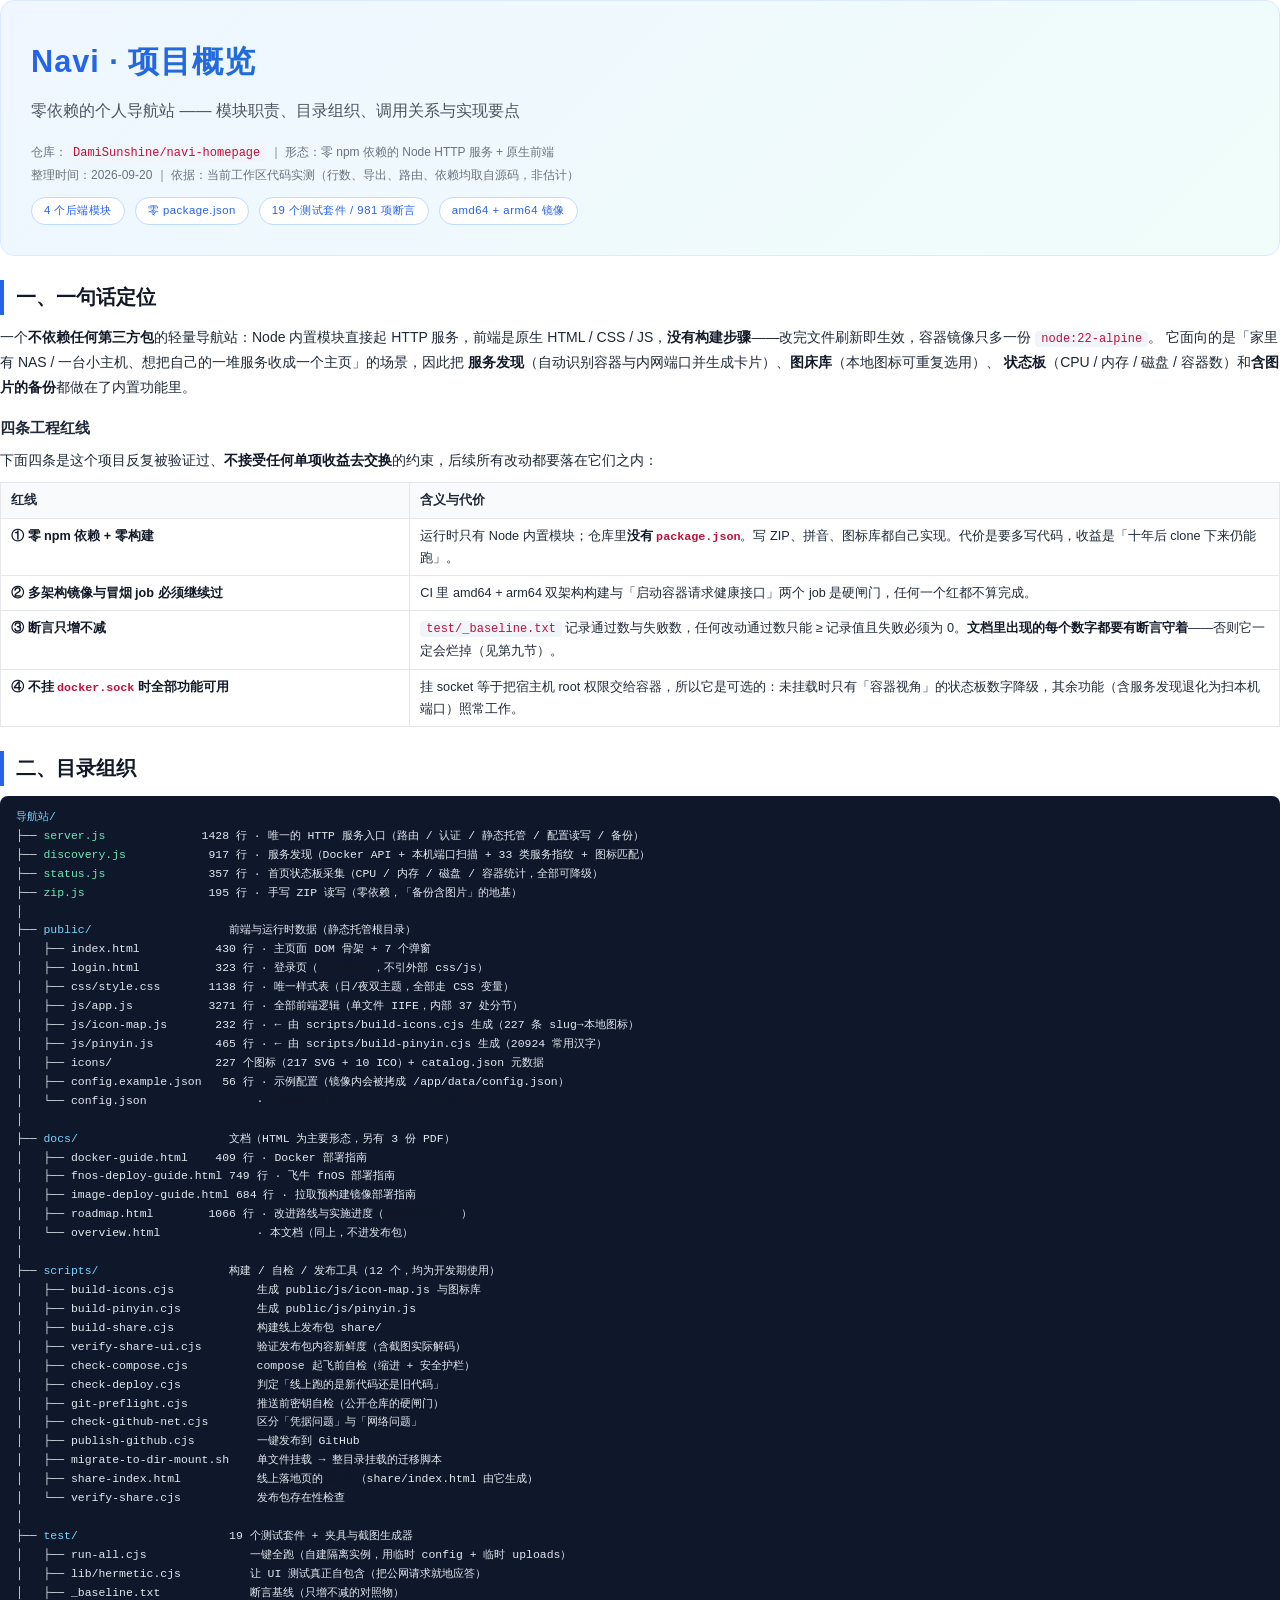
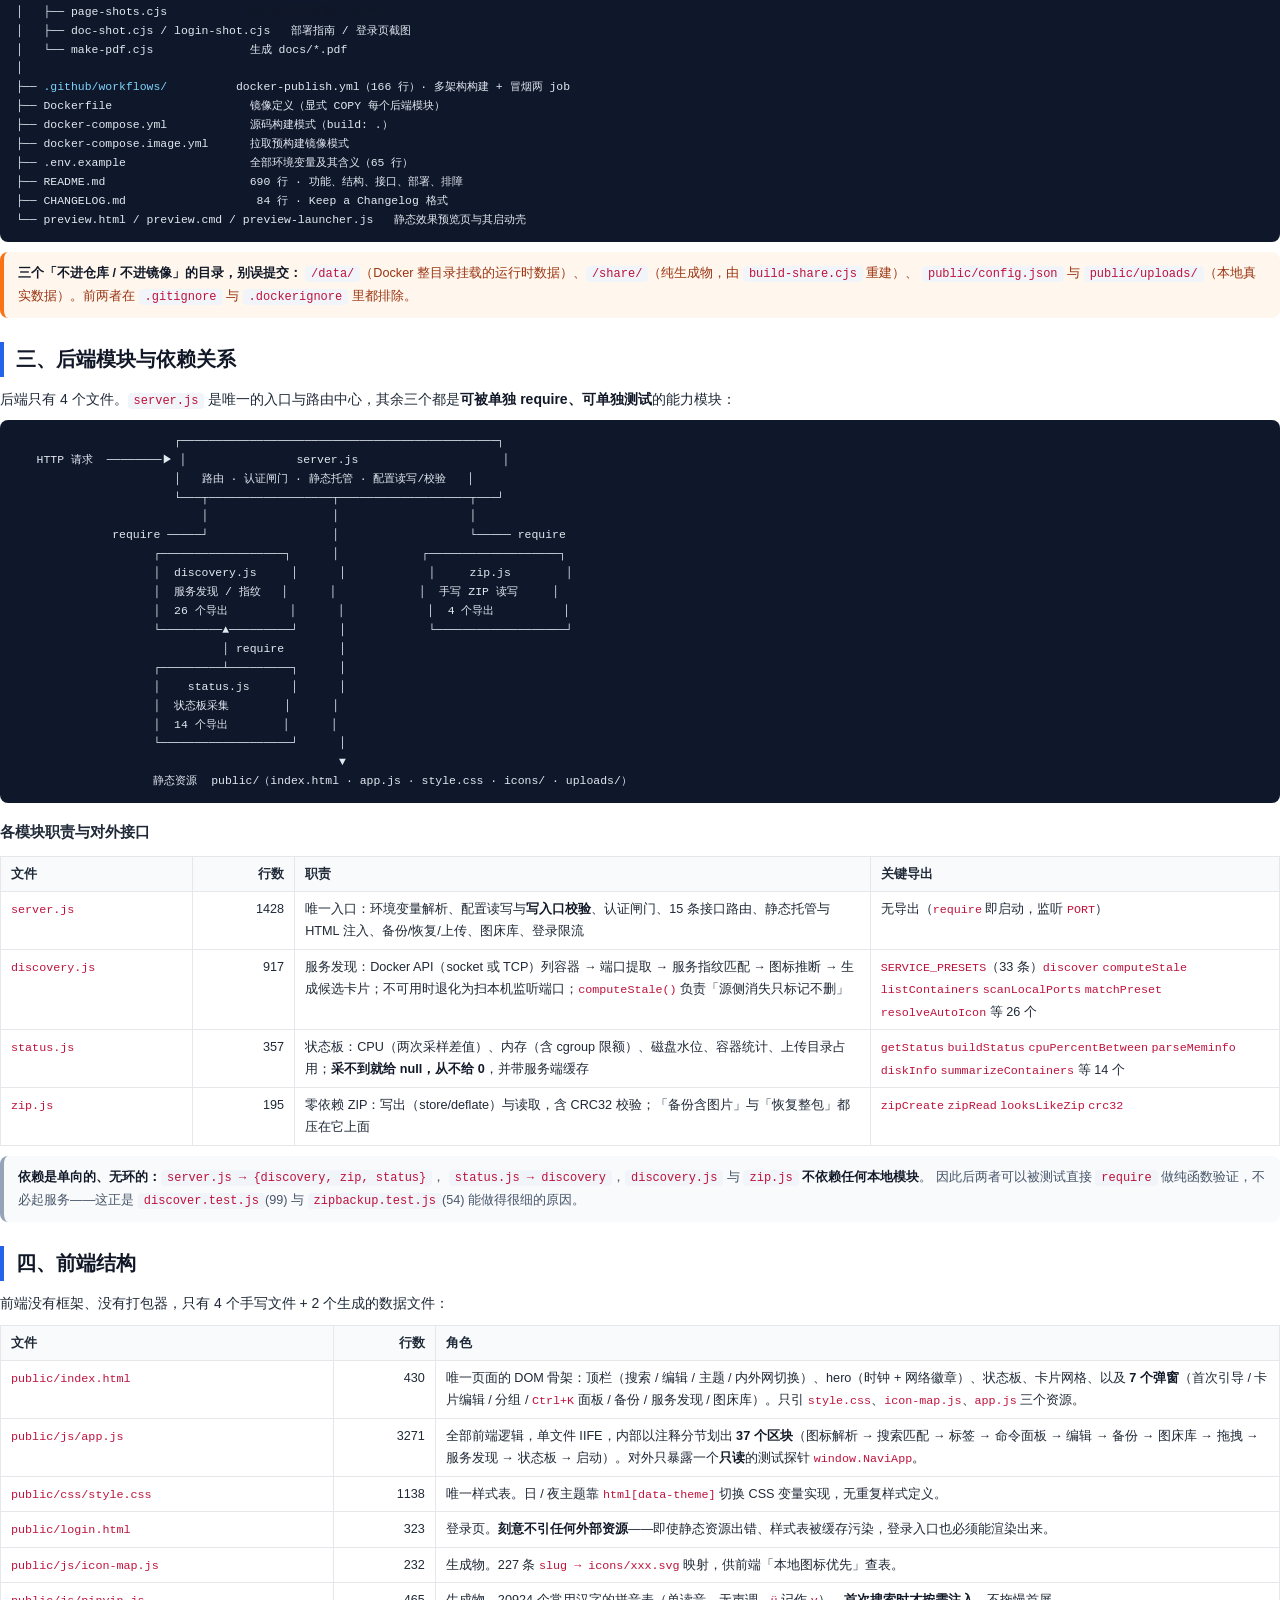
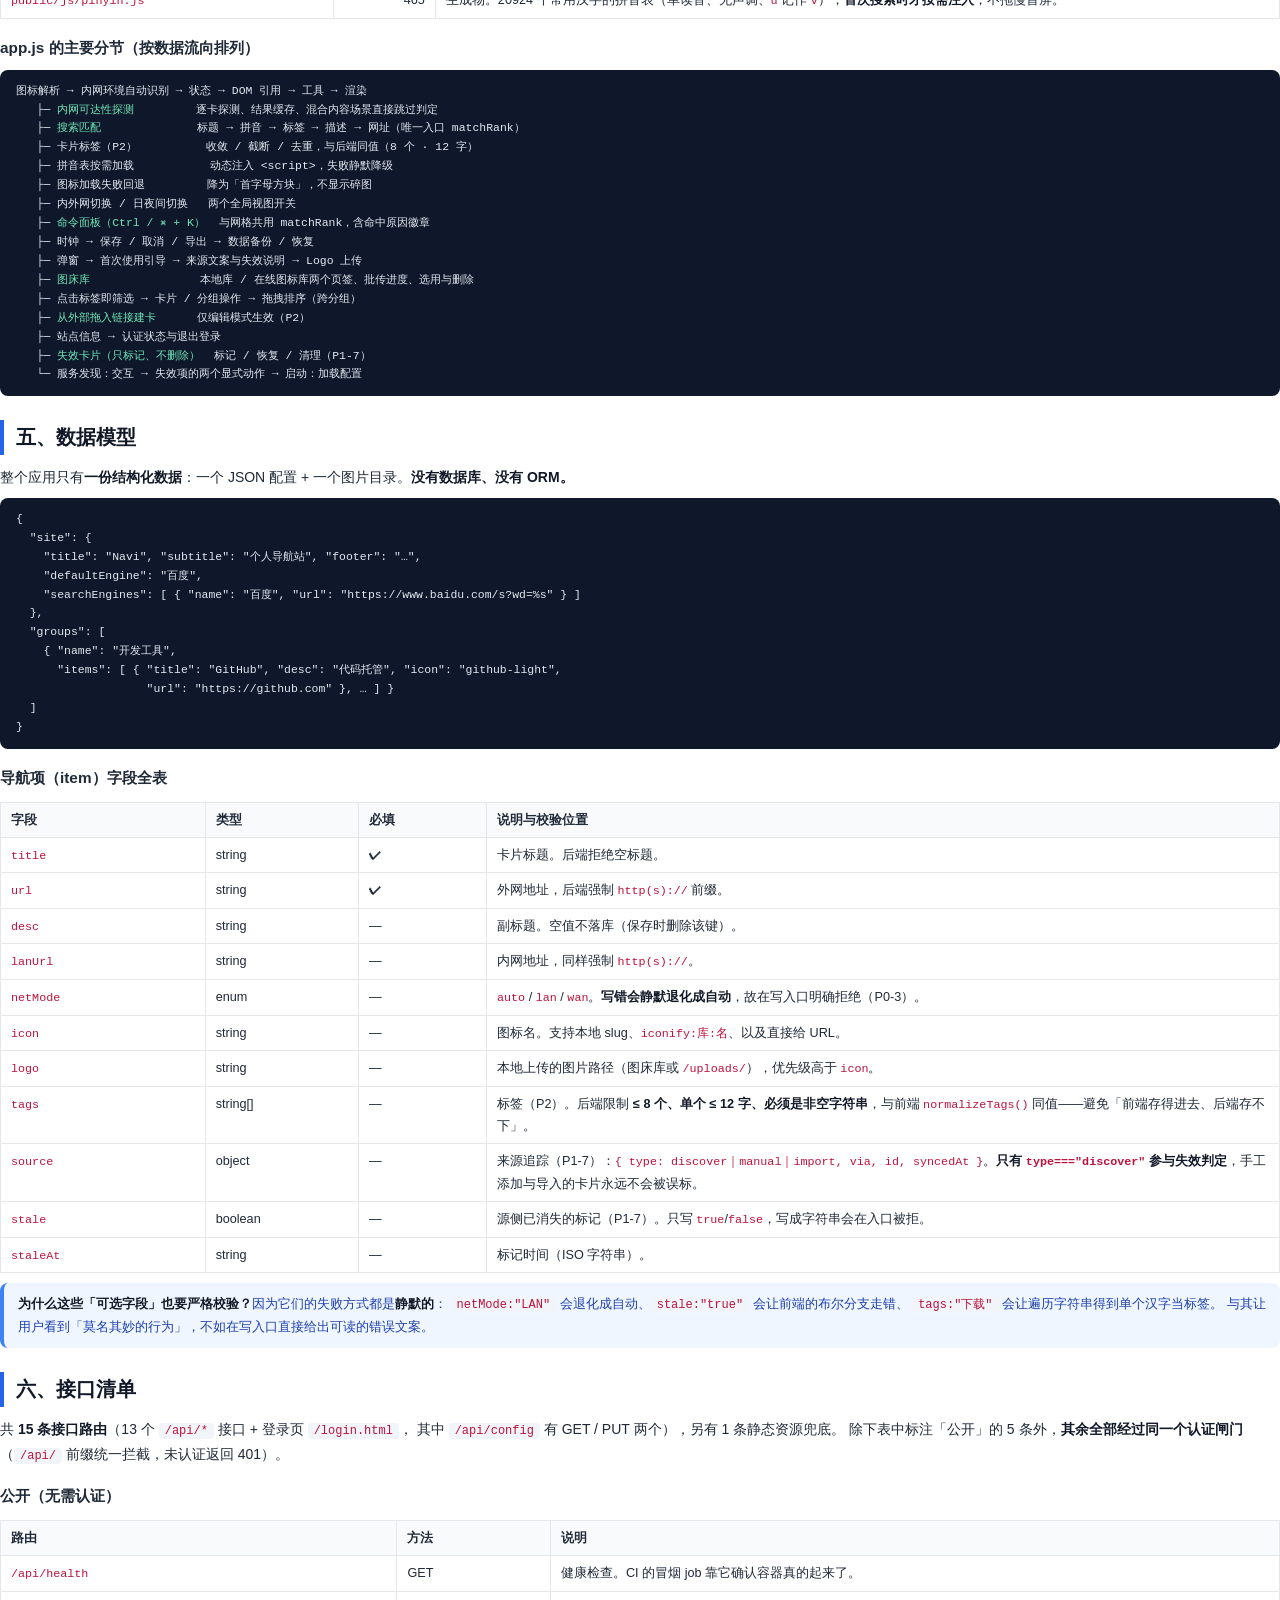
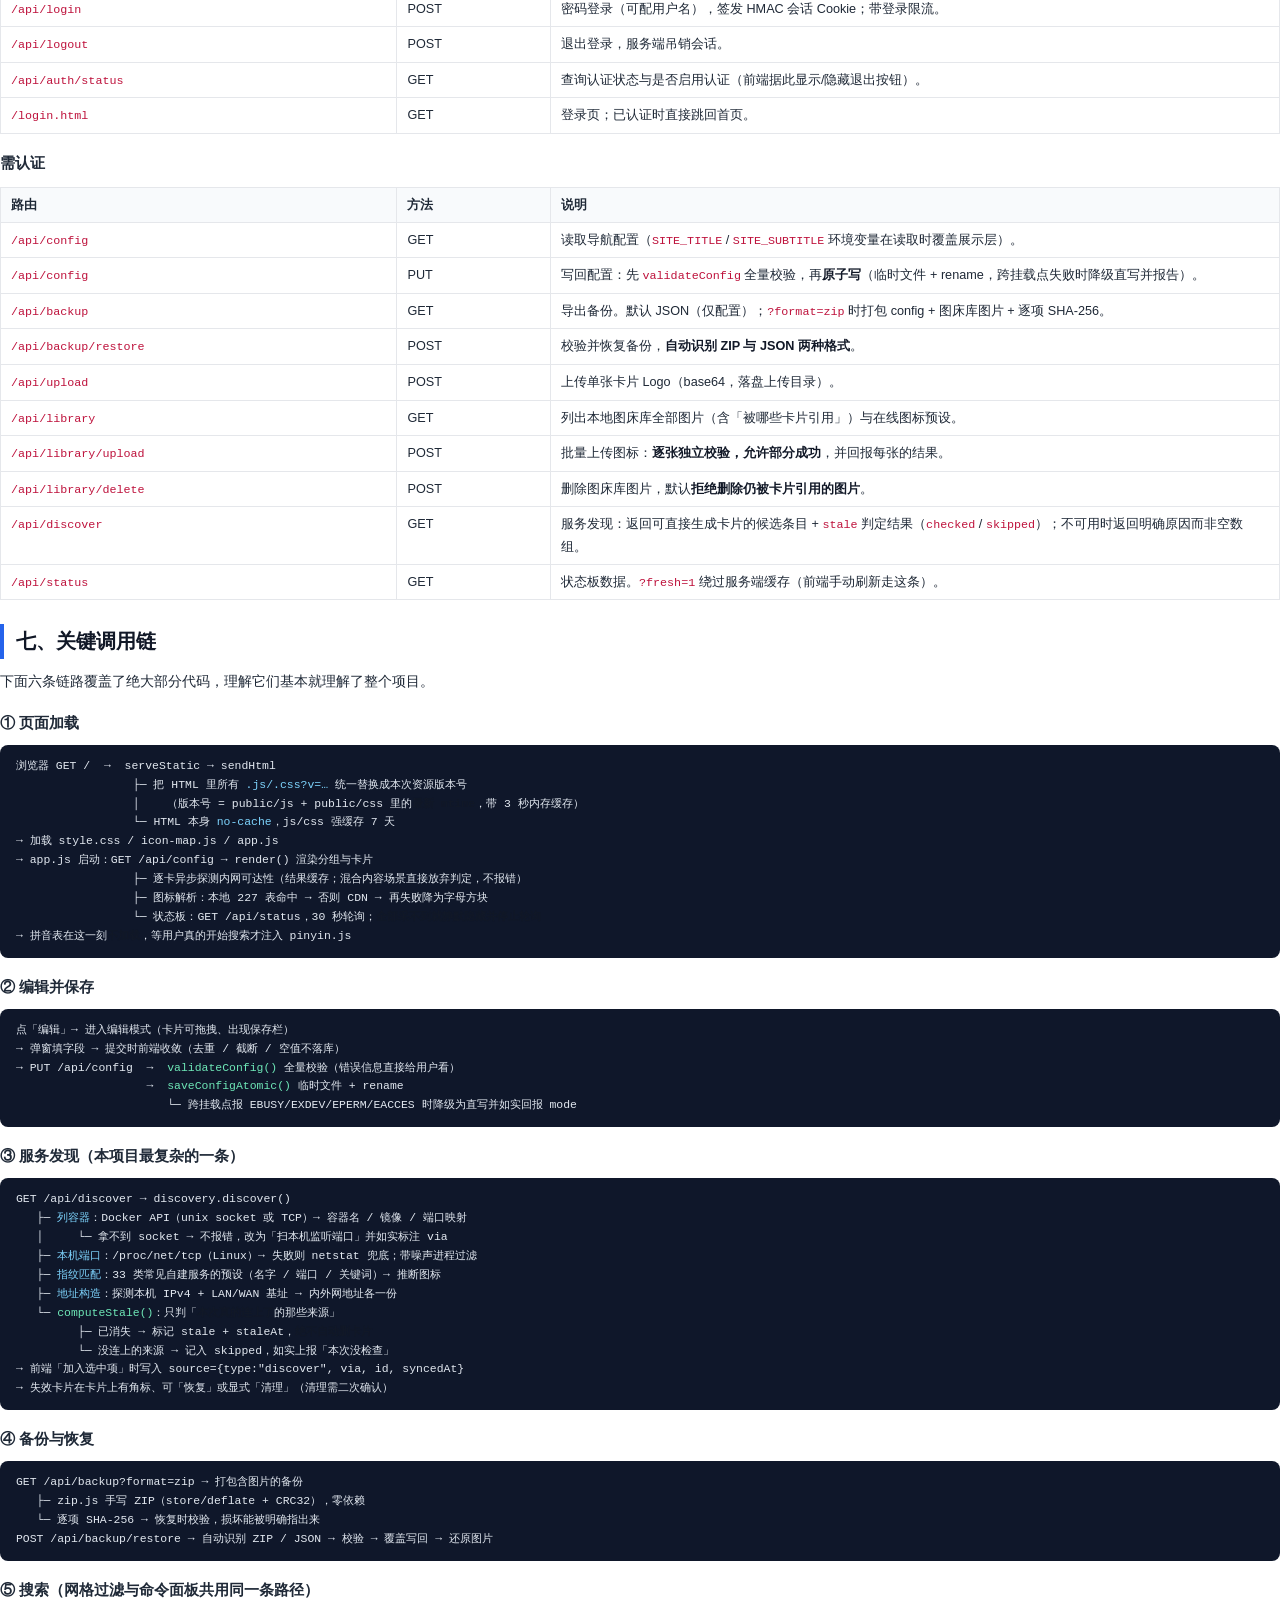
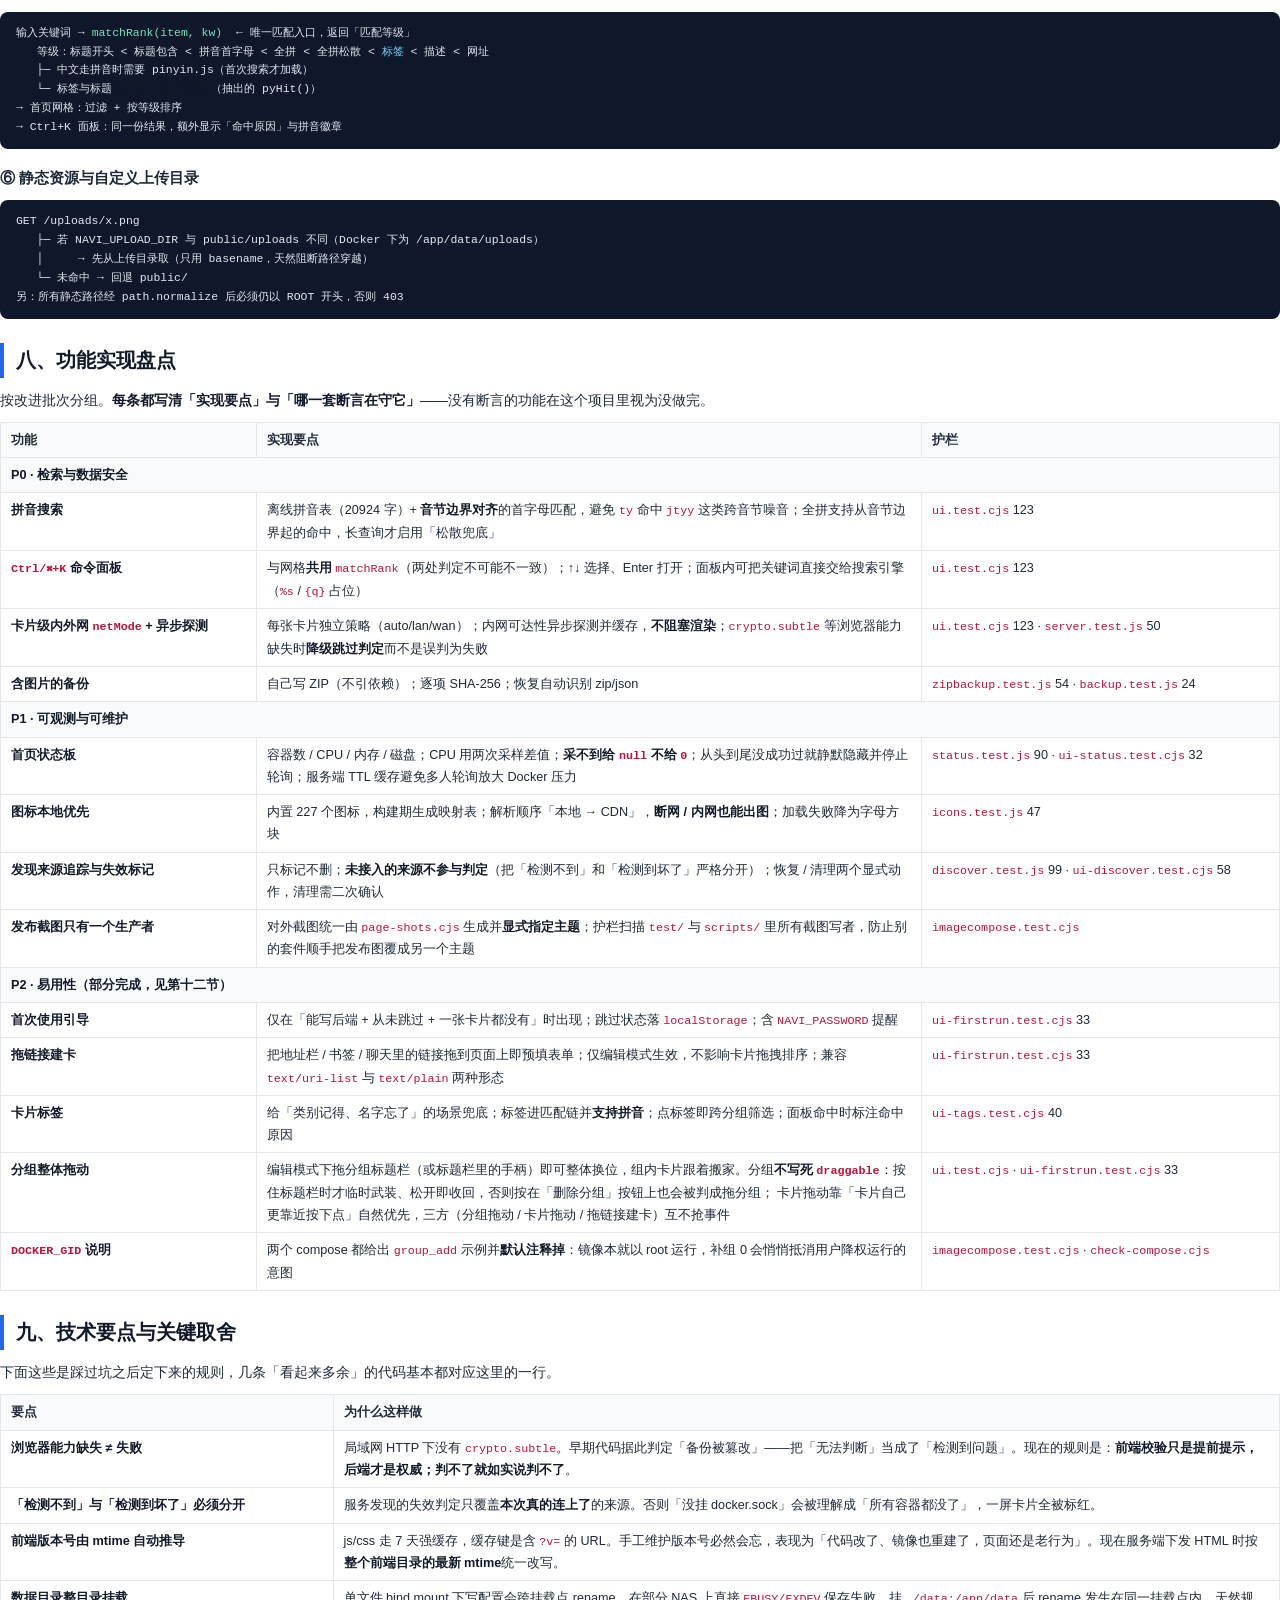
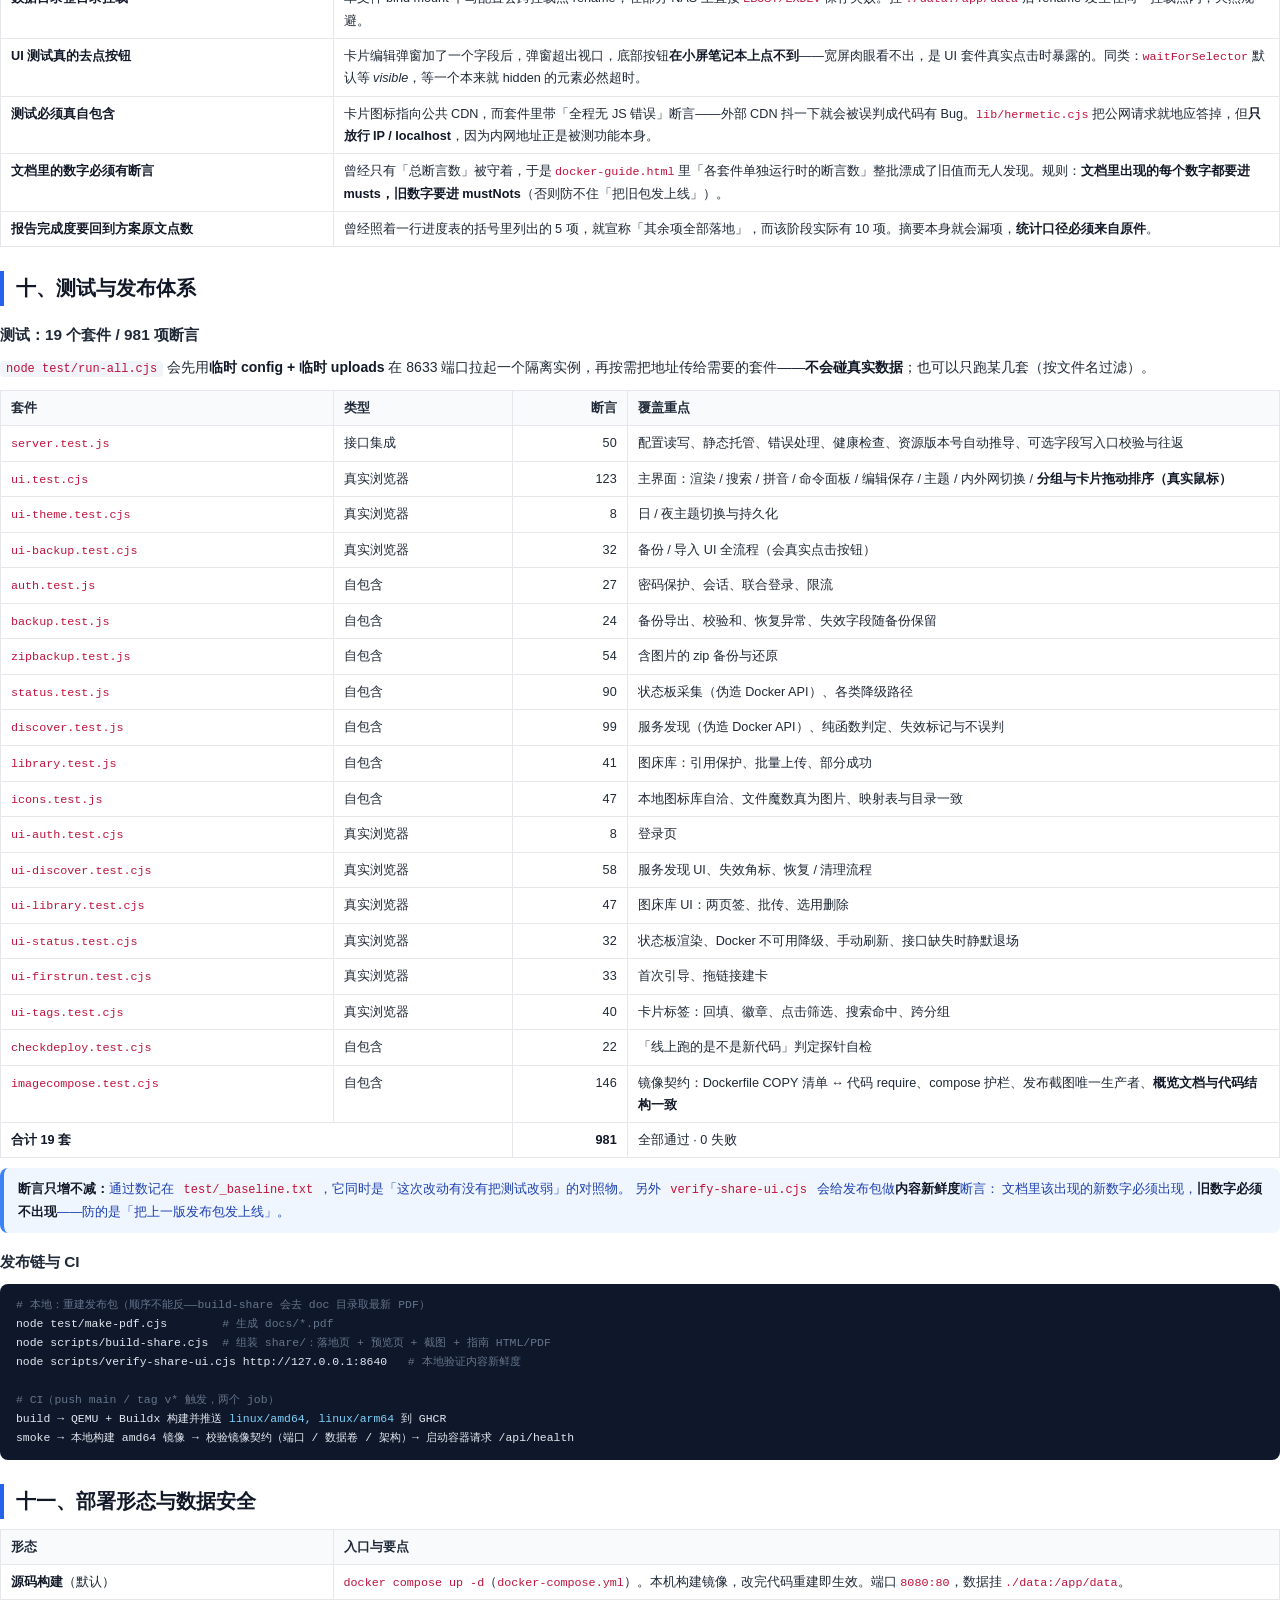
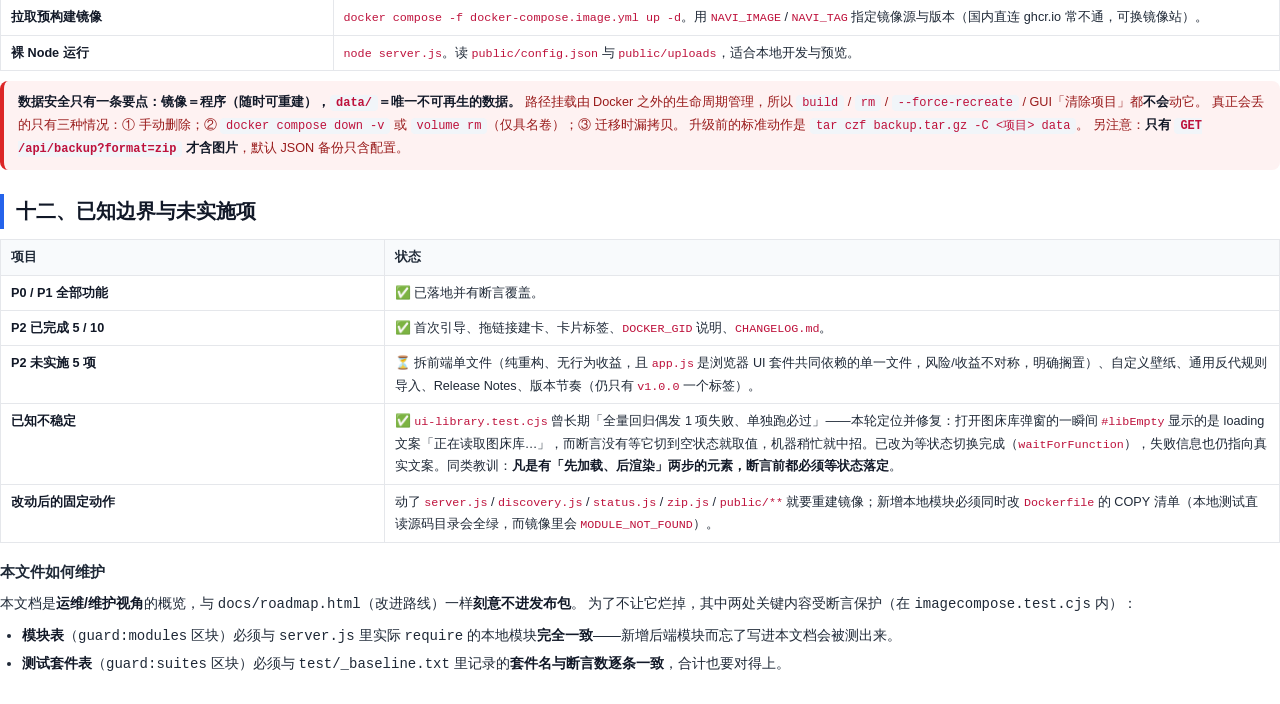
<file: docs/overview.html>
<!DOCTYPE html>
<html lang="zh-CN">
<head>
<meta charset="UTF-8">
<title>Navi 导航站 · 项目概览</title>
<style>
  @page { size: A4; margin: 18mm 16mm; }
  * { margin: 0; padding: 0; box-sizing: border-box; }
  body {
    font-family: "Microsoft YaHei", "PingFang SC", sans-serif;
    color: #1f2937; font-size: 10.5pt; line-height: 1.75;
  }

  /* ---------- 页眉 ---------- */
  .cover {
    padding: 34px 30px 30px;
    background: linear-gradient(135deg, #eff6ff, #f0fdfa);
    border: 1px solid #dbeafe; border-radius: 14px;
    margin-bottom: 22px;
  }
  .cover h1 {
    font-size: 23pt; font-weight: 800; letter-spacing: 1px;
    background: linear-gradient(90deg, #2563eb, #0d9488);
    -webkit-background-clip: text; background-clip: text; color: transparent;
  }
  .cover .sub { margin-top: 8px; font-size: 12pt; color: #4b5563; }
  .cover .meta { margin-top: 16px; font-size: 9pt; color: #6b7280; line-height: 1.9; }
  .cover .badge {
    display: inline-block; margin: 4px 6px 0 0; padding: 3px 12px;
    border: 1px solid #bfdbfe; border-radius: 999px; background: #fff;
    color: #2563eb; font-size: 8.5pt; letter-spacing: 0.5px;
  }

  /* ---------- 正文 ---------- */
  h2 {
    font-size: 15pt; font-weight: 700; color: #111827;
    margin: 24px 0 10px; padding-left: 12px;
    border-left: 4px solid #2563eb;
    page-break-after: avoid;
  }
  h3 {
    font-size: 11.5pt; font-weight: 700; color: #1f2937;
    margin: 16px 0 6px;
    page-break-after: avoid;
  }
  h4 {
    font-size: 10.5pt; font-weight: 700; color: #374151;
    margin: 12px 0 4px;
    page-break-after: avoid;
  }
  p { margin: 6px 0; }
  ul, ol { margin: 6px 0 6px 22px; }
  li { margin: 3px 0; }
  strong { color: #111827; }
  a { color: #2563eb; text-decoration: none; }

  code.inline {
    font-family: Consolas, "Courier New", monospace;
    font-size: 9pt;
    background: #f1f5f9; color: #be123c;
    padding: 1px 6px; border-radius: 4px;
  }
  pre {
    font-family: Consolas, "Courier New", monospace;
    font-size: 8.6pt; line-height: 1.65;
    background: #0f172a; color: #e2e8f0;
    border-radius: 8px;
    padding: 12px 16px;
    margin: 8px 0;
    overflow-x: auto;
    page-break-inside: avoid;
  }
  pre .c { color: #64748b; }   /* 注释 */
  pre .k { color: #7dd3fc; }   /* 关键字 / 目录名 */
  pre .g { color: #6ee7b7; }   /* 强调 */

  .tip, .warn, .danger, .note {
    border-radius: 8px; padding: 10px 14px; margin: 10px 0;
    font-size: 9.5pt;
    page-break-inside: avoid;
  }
  .tip { background: #eff6ff; border-left: 4px solid #3b82f6; color: #1e40af; }
  .warn { background: #fff7ed; border-left: 4px solid #f97316; color: #9a3412; }
  .danger { background: #fef2f2; border-left: 4px solid #dc2626; color: #991b1b; }
  .note { background: #f8fafc; border-left: 4px solid #94a3b8; color: #475569; }

  table {
    width: 100%; border-collapse: collapse; margin: 10px 0; font-size: 9.5pt;
  }
  th, td { border: 1px solid #e5e7eb; padding: 6px 10px; text-align: left; vertical-align: top; }
  th { background: #f8fafc; font-weight: 700; }
  td code { font-family: Consolas, monospace; font-size: 8.8pt; color: #be123c; }
  td.num, th.num { text-align: right; white-space: nowrap; }
  tr { page-break-inside: avoid; }

  .footer-note {
    margin-top: 28px; padding-top: 10px; border-top: 1px solid #e5e7eb;
    font-size: 9pt; color: #9ca3af; text-align: center;
  }
</style>
</head>
<body>

<!-- ==================== 页眉 ==================== -->
<div class="cover">
  <h1>Navi · 项目概览</h1>
  <p class="sub">零依赖的个人导航站 —— 模块职责、目录组织、调用关系与实现要点</p>
  <p class="meta">
    仓库：<code class="inline">DamiSunshine/navi-homepage</code> ｜ 形态：零 npm 依赖的 Node HTTP 服务 + 原生前端<br>
    整理时间：2026-09-20 ｜ 依据：当前工作区代码实测（行数、导出、路由、依赖均取自源码，非估计）
  </p>
  <div>
    <span class="badge">4 个后端模块</span>
    <span class="badge">零 package.json</span>
    <span class="badge">19 个测试套件 / 981 项断言</span>
    <span class="badge">amd64 + arm64 镜像</span>
  </div>
</div>

<!-- ==================== 一 ==================== -->
<h2>一、一句话定位</h2>
<p>
  一个<strong>不依赖任何第三方包</strong>的轻量导航站：Node 内置模块直接起 HTTP 服务，前端是原生
  HTML / CSS / JS，<strong>没有构建步骤</strong>——改完文件刷新即生效，容器镜像只多一份 <code class="inline">node:22-alpine</code>。
  它面向的是「家里有 NAS / 一台小主机、想把自己的一堆服务收成一个主页」的场景，因此把
  <strong>服务发现</strong>（自动识别容器与内网端口并生成卡片）、<strong>图床库</strong>（本地图标可重复选用）、
  <strong>状态板</strong>（CPU / 内存 / 磁盘 / 容器数）和<strong>含图片的备份</strong>都做在了内置功能里。
</p>

<h3>四条工程红线</h3>
<p>下面四条是这个项目反复被验证过、<strong>不接受任何单项收益去交换</strong>的约束，后续所有改动都要落在它们之内：</p>
<table>
  <tr><th style="width:32%">红线</th><th>含义与代价</th></tr>
  <tr>
    <td><strong>① 零 npm 依赖 + 零构建</strong></td>
    <td>运行时只有 Node 内置模块；仓库里<strong>没有 <code>package.json</code></strong>。写 ZIP、拼音、图标库都自己实现。代价是要多写代码，收益是「十年后 clone 下来仍能跑」。</td>
  </tr>
  <tr>
    <td><strong>② 多架构镜像与冒烟 job 必须继续过</strong></td>
    <td>CI 里 amd64 + arm64 双架构构建与「启动容器请求健康接口」两个 job 是硬闸门，任何一个红都不算完成。</td>
  </tr>
  <tr>
    <td><strong>③ 断言只增不减</strong></td>
    <td><code class="inline">test/_baseline.txt</code> 记录通过数与失败数，任何改动通过数只能 ≥ 记录值且失败必须为 0。<strong>文档里出现的每个数字都要有断言守着</strong>——否则它一定会烂掉（见第九节）。</td>
  </tr>
  <tr>
    <td><strong>④ 不挂 <code>docker.sock</code> 时全部功能可用</strong></td>
    <td>挂 socket 等于把宿主机 root 权限交给容器，所以它是可选的：未挂载时只有「容器视角」的状态板数字降级，其余功能（含服务发现退化为扫本机端口）照常工作。</td>
  </tr>
</table>

<!-- ==================== 二 ==================== -->
<h2>二、目录组织</h2>
<pre><span class="k">导航站/</span>
├── <span class="g">server.js</span>              1428 行 · 唯一的 HTTP 服务入口（路由 / 认证 / 静态托管 / 配置读写 / 备份）
├── <span class="g">discovery.js</span>            917 行 · 服务发现（Docker API + 本机端口扫描 + 33 类服务指纹 + 图标匹配）
├── <span class="g">status.js</span>               357 行 · 首页状态板采集（CPU / 内存 / 磁盘 / 容器统计，全部可降级）
├── <span class="g">zip.js</span>                  195 行 · 手写 ZIP 读写（零依赖，「备份含图片」的地基）
│
├── <span class="k">public/</span>                    前端与运行时数据（静态托管根目录）
│   ├── index.html           430 行 · 主页面 DOM 骨架 + 7 个弹窗
│   ├── login.html           323 行 · 登录页（<strong>完全自包含</strong>，不引外部 css/js）
│   ├── css/style.css       1138 行 · 唯一样式表（日/夜双主题，全部走 CSS 变量）
│   ├── js/app.js           3271 行 · 全部前端逻辑（单文件 IIFE，内部 37 处分节）
│   ├── js/icon-map.js       232 行 · ← 由 scripts/build-icons.cjs 生成（227 条 slug→本地图标）
│   ├── js/pinyin.js         465 行 · ← 由 scripts/build-pinyin.cjs 生成（20924 常用汉字）
│   ├── icons/               227 个图标（217 SVG + 10 ICO）+ catalog.json 元数据
│   ├── config.example.json   56 行 · 示例配置（镜像内会被拷成 /app/data/config.json）
│   └── config.json                · <strong>本地真实数据，已 gitignore，绝不入库</strong>
│
├── <span class="k">docs/</span>                      文档（HTML 为主要形态，另有 3 份 PDF）
│   ├── docker-guide.html    409 行 · Docker 部署指南
│   ├── fnos-deploy-guide.html 749 行 · 飞牛 fnOS 部署指南
│   ├── image-deploy-guide.html 684 行 · 拉取预构建镜像部署指南
│   ├── roadmap.html        1066 行 · 改进路线与实施进度（<strong>刻意不进发布包</strong>）
│   └── overview.html              · 本文档（同上，不进发布包）
│
├── <span class="k">scripts/</span>                   构建 / 自检 / 发布工具（12 个，均为开发期使用）
│   ├── build-icons.cjs            生成 public/js/icon-map.js 与图标库
│   ├── build-pinyin.cjs           生成 public/js/pinyin.js
│   ├── build-share.cjs            构建线上发布包 share/
│   ├── verify-share-ui.cjs        验证发布包内容新鲜度（含截图实际解码）
│   ├── check-compose.cjs          compose 起飞前自检（缩进 + 安全护栏）
│   ├── check-deploy.cjs           判定「线上跑的是新代码还是旧代码」
│   ├── git-preflight.cjs          推送前密钥自检（公开仓库的硬闸门）
│   ├── check-github-net.cjs       区分「凭据问题」与「网络问题」
│   ├── publish-github.cjs         一键发布到 GitHub
│   ├── migrate-to-dir-mount.sh    单文件挂载 → 整目录挂载的迁移脚本
│   ├── share-index.html           线上落地页的<strong>源文件</strong>（share/index.html 由它生成）
│   └── verify-share.cjs           发布包存在性检查
│
├── <span class="k">test/</span>                      19 个测试套件 + 夹具与截图生成器
│   ├── run-all.cjs               一键全跑（自建隔离实例，用临时 config + 临时 uploads）
│   ├── lib/hermetic.cjs          让 UI 测试真正自包含（把公网请求就地应答）
│   ├── _baseline.txt             断言基线（只增不减的对照物）
│   ├── page-shots.cjs            <strong>对外发布截图的唯一生产者</strong>
│   ├── doc-shot.cjs / login-shot.cjs   部署指南 / 登录页截图
│   └── make-pdf.cjs              生成 docs/*.pdf
│
├── <span class="k">.github/workflows/</span>          docker-publish.yml（166 行）· 多架构构建 + 冒烟两 job
├── Dockerfile                    镜像定义（显式 COPY 每个后端模块）
├── docker-compose.yml            源码构建模式（build: .）
├── docker-compose.image.yml      拉取预构建镜像模式
├── .env.example                  全部环境变量及其含义（65 行）
├── README.md                     690 行 · 功能、结构、接口、部署、排障
├── CHANGELOG.md                   84 行 · Keep a Changelog 格式
└── preview.html / preview.cmd / preview-launcher.js   静态效果预览页与其启动壳
</pre>

<div class="warn">
  <strong>三个「不进仓库 / 不进镜像」的目录，别误提交：</strong>
  <code class="inline">/data/</code>（Docker 整目录挂载的运行时数据）、<code class="inline">/share/</code>（纯生成物，由 <code class="inline">build-share.cjs</code> 重建）、
  <code class="inline">public/config.json</code> 与 <code class="inline">public/uploads/</code>（本地真实数据）。前两者在 <code class="inline">.gitignore</code> 与 <code class="inline">.dockerignore</code> 里都排除。
</div>

<!-- ==================== 三 ==================== -->
<h2>三、后端模块与依赖关系</h2>
<p>后端只有 4 个文件。<code class="inline">server.js</code> 是唯一的入口与路由中心，其余三个都是<strong>可被单独 require、可单独测试</strong>的能力模块：</p>

<pre>                       ┌──────────────────────────────────────────────┐
   HTTP 请求  ────────▶ │                server.js                     │
                       │   路由 · 认证闸门 · 静态托管 · 配置读写/校验   │
                       └───┬──────────────────┬───────────────────┬───┘
                           │                  │                   │
              require ─────┘                  │                   └───── require
                    ┌──────────────────┐      │            ┌───────────────────┐
                    │  discovery.js     │      │            │     zip.js        │
                    │  服务发现 / 指纹   │      │            │  手写 ZIP 读写     │
                    │  26 个导出         │      │            │  4 个导出          │
                    └─────────▲─────────┘      │            └───────────────────┘
                              │ require        │
                    ┌─────────┴─────────┐      │
                    │    status.js      │      │
                    │  状态板采集        │      │
                    │  14 个导出        │      │
                    └───────────────────┘      │
                                               ▼
                    静态资源  public/（index.html · app.js · style.css · icons/ · uploads/）</pre>

<h3>各模块职责与对外接口</h3>
<!-- guard:modules -->
<table>
  <tr><th style="width:15%">文件</th><th style="width:8%" class="num">行数</th><th style="width:45%">职责</th><th>关键导出</th></tr>
  <tr>
    <td><code>server.js</code></td><td class="num">1428</td>
    <td>唯一入口：环境变量解析、配置读写与<strong>写入口校验</strong>、认证闸门、15 条接口路由、静态托管与 HTML 注入、备份/恢复/上传、图床库、登录限流</td>
    <td>无导出（<code>require</code> 即启动，监听 <code>PORT</code>）</td>
  </tr>
  <tr>
    <td><code>discovery.js</code></td><td class="num">917</td>
    <td>服务发现：Docker API（socket 或 TCP）列容器 → 端口提取 → 服务指纹匹配 → 图标推断 → 生成候选卡片；不可用时退化为扫本机监听端口；<code>computeStale()</code> 负责「源侧消失只标记不删」</td>
    <td><code>SERVICE_PRESETS</code>（33 条）<code>discover</code> <code>computeStale</code> <code>listContainers</code> <code>scanLocalPorts</code> <code>matchPreset</code> <code>resolveAutoIcon</code> 等 26 个</td>
  </tr>
  <tr>
    <td><code>status.js</code></td><td class="num">357</td>
    <td>状态板：CPU（两次采样差值）、内存（含 cgroup 限额）、磁盘水位、容器统计、上传目录占用；<strong>采不到就给 null，从不给 0</strong>，并带服务端缓存</td>
    <td><code>getStatus</code> <code>buildStatus</code> <code>cpuPercentBetween</code> <code>parseMeminfo</code> <code>diskInfo</code> <code>summarizeContainers</code> 等 14 个</td>
  </tr>
  <tr>
    <td><code>zip.js</code></td><td class="num">195</td>
    <td>零依赖 ZIP：写出（store/deflate）与读取，含 CRC32 校验；「备份含图片」与「恢复整包」都压在它上面</td>
    <td><code>zipCreate</code> <code>zipRead</code> <code>looksLikeZip</code> <code>crc32</code></td>
  </tr>
</table>
<!-- /guard:modules -->

<div class="note">
  <strong>依赖是单向的、无环的：</strong><code class="inline">server.js → {discovery, zip, status}</code>，
  <code class="inline">status.js → discovery</code>，<code class="inline">discovery.js</code> 与 <code class="inline">zip.js</code> <strong>不依赖任何本地模块</strong>。
  因此后两者可以被测试直接 <code class="inline">require</code> 做纯函数验证，不必起服务——这正是 <code class="inline">discover.test.js</code>(99) 与 <code class="inline">zipbackup.test.js</code>(54) 能做得很细的原因。
</div>

<!-- ==================== 四 ==================== -->
<h2>四、前端结构</h2>
<p>前端没有框架、没有打包器，只有 4 个手写文件 + 2 个生成的数据文件：</p>

<table>
  <tr><th style="width:26%">文件</th><th style="width:8%" class="num">行数</th><th>角色</th></tr>
  <tr><td><code>public/index.html</code></td><td class="num">430</td><td>唯一页面的 DOM 骨架：顶栏（搜索 / 编辑 / 主题 / 内外网切换）、hero（时钟 + 网络徽章）、状态板、卡片网格、以及 <strong>7 个弹窗</strong>（首次引导 / 卡片编辑 / 分组 / <code>Ctrl+K</code> 面板 / 备份 / 服务发现 / 图床库）。只引 <code>style.css</code>、<code>icon-map.js</code>、<code>app.js</code> 三个资源。</td></tr>
  <tr><td><code>public/js/app.js</code></td><td class="num">3271</td><td>全部前端逻辑，单文件 IIFE，内部以注释分节划出 <strong>37 个区块</strong>（图标解析 → 搜索匹配 → 标签 → 命令面板 → 编辑 → 备份 → 图床库 → 拖拽 → 服务发现 → 状态板 → 启动）。对外只暴露一个<strong>只读</strong>的测试探针 <code>window.NaviApp</code>。</td></tr>
  <tr><td><code>public/css/style.css</code></td><td class="num">1138</td><td>唯一样式表。日 / 夜主题靠 <code>html[data-theme]</code> 切换 CSS 变量实现，无重复样式定义。</td></tr>
  <tr><td><code>public/login.html</code></td><td class="num">323</td><td>登录页。<strong>刻意不引任何外部资源</strong>——即使静态资源出错、样式表被缓存污染，登录入口也必须能渲染出来。</td></tr>
  <tr><td><code>public/js/icon-map.js</code></td><td class="num">232</td><td>生成物。227 条 <code>slug → icons/xxx.svg</code> 映射，供前端「本地图标优先」查表。</td></tr>
  <tr><td><code>public/js/pinyin.js</code></td><td class="num">465</td><td>生成物。20924 个常用汉字的拼音表（单读音、无声调、<code>ü</code> 记作 <code>v</code>），<strong>首次搜索时才按需注入</strong>，不拖慢首屏。</td></tr>
</table>

<h3>app.js 的主要分节（按数据流向排列）</h3>
<pre>图标解析 → 内网环境自动识别 → 状态 → DOM 引用 → 工具 → 渲染
   ├─ <span class="g">内网可达性探测</span>         逐卡探测、结果缓存、混合内容场景直接跳过判定
   ├─ <span class="g">搜索匹配</span>              标题 → 拼音 → 标签 → 描述 → 网址（唯一入口 matchRank）
   ├─ 卡片标签（P2）          收敛 / 截断 / 去重，与后端同值（8 个 · 12 字）
   ├─ 拼音表按需加载           动态注入 &lt;script&gt;，失败静默降级
   ├─ 图标加载失败回退         降为「首字母方块」，不显示碎图
   ├─ 内外网切换 / 日夜间切换   两个全局视图开关
   ├─ <span class="g">命令面板（Ctrl / ⌘ + K）</span>  与网格共用 matchRank，含命中原因徽章
   ├─ 时钟 → 保存 / 取消 / 导出 → 数据备份 / 恢复
   ├─ 弹窗 → 首次使用引导 → 来源文案与失效说明 → Logo 上传
   ├─ <span class="g">图床库</span>                本地库 / 在线图标库两个页签、批传进度、选用与删除
   ├─ 点击标签即筛选 → 卡片 / 分组操作 → 拖拽排序（跨分组）
   ├─ <span class="g">从外部拖入链接建卡</span>      仅编辑模式生效（P2）
   ├─ 站点信息 → 认证状态与退出登录
   ├─ <span class="g">失效卡片（只标记、不删除）</span>  标记 / 恢复 / 清理（P1-7）
   └─ 服务发现：交互 → 失效项的两个显式动作 → 启动：加载配置</pre>

<!-- ==================== 五 ==================== -->
<h2>五、数据模型</h2>
<p>整个应用只有<strong>一份结构化数据</strong>：一个 JSON 配置 + 一个图片目录。<strong>没有数据库、没有 ORM。</strong></p>

<pre>{
  "site": {
    "title": "Navi", "subtitle": "个人导航站", "footer": "…",
    "defaultEngine": "百度",
    "searchEngines": [ { "name": "百度", "url": "https://www.baidu.com/s?wd=%s" } ]
  },
  "groups": [
    { "name": "开发工具",
      "items": [ { "title": "GitHub", "desc": "代码托管", "icon": "github-light",
                   "url": "https://github.com" }, … ] }
  ]
}</pre>

<h3>导航项（item）字段全表</h3>
<table>
  <tr><th style="width:16%">字段</th><th style="width:12%">类型</th><th style="width:10%">必填</th><th>说明与校验位置</th></tr>
  <tr><td><code>title</code></td><td>string</td><td>✔</td><td>卡片标题。后端拒绝空标题。</td></tr>
  <tr><td><code>url</code></td><td>string</td><td>✔</td><td>外网地址，后端强制 <code>http(s)://</code> 前缀。</td></tr>
  <tr><td><code>desc</code></td><td>string</td><td>—</td><td>副标题。空值不落库（保存时删除该键）。</td></tr>
  <tr><td><code>lanUrl</code></td><td>string</td><td>—</td><td>内网地址，同样强制 <code>http(s)://</code>。</td></tr>
  <tr><td><code>netMode</code></td><td>enum</td><td>—</td><td><code>auto</code> / <code>lan</code> / <code>wan</code>。<strong>写错会静默退化成自动</strong>，故在写入口明确拒绝（P0-3）。</td></tr>
  <tr><td><code>icon</code></td><td>string</td><td>—</td><td>图标名。支持本地 slug、<code>iconify:库:名</code>、以及直接给 URL。</td></tr>
  <tr><td><code>logo</code></td><td>string</td><td>—</td><td>本地上传的图片路径（图床库或 <code>/uploads/</code>），优先级高于 <code>icon</code>。</td></tr>
  <tr><td><code>tags</code></td><td>string[]</td><td>—</td><td>标签（P2）。后端限制 <strong>≤ 8 个、单个 ≤ 12 字、必须是非空字符串</strong>，与前端 <code>normalizeTags()</code> 同值——避免「前端存得进去、后端存不下」。</td></tr>
  <tr><td><code>source</code></td><td>object</td><td>—</td><td>来源追踪（P1-7）：<code>{ type: discover｜manual｜import, via, id, syncedAt }</code>。<strong>只有 <code>type==="discover"</code> 参与失效判定</strong>，手工添加与导入的卡片永远不会被误标。</td></tr>
  <tr><td><code>stale</code></td><td>boolean</td><td>—</td><td>源侧已消失的标记（P1-7）。只写 <code>true</code>/<code>false</code>，写成字符串会在入口被拒。</td></tr>
  <tr><td><code>staleAt</code></td><td>string</td><td>—</td><td>标记时间（ISO 字符串）。</td></tr>
</table>

<div class="tip">
  <strong>为什么这些「可选字段」也要严格校验？</strong>因为它们的失败方式都是<strong>静默的</strong>：
  <code class="inline">netMode:"LAN"</code> 会退化成自动、<code class="inline">stale:"true"</code> 会让前端的布尔分支走错、
  <code class="inline">tags:"下载"</code> 会让遍历字符串得到单个汉字当标签。
  与其让用户看到「莫名其妙的行为」，不如在写入口直接给出可读的错误文案。
</div>

<!-- ==================== 六 ==================== -->
<h2>六、接口清单</h2>
<p>共 <strong>15 条接口路由</strong>（13 个 <code class="inline">/api/*</code> 接口 + 登录页 <code class="inline">/login.html</code>，
  其中 <code class="inline">/api/config</code> 有 GET / PUT 两个），另有 1 条静态资源兜底。
  除下表中标注「公开」的 5 条外，<strong>其余全部经过同一个认证闸门</strong>（<code class="inline">/api/</code> 前缀统一拦截，未认证返回 401）。</p>

<h3>公开（无需认证）</h3>
<table>
  <tr><th style="width:31%">路由</th><th style="width:12%">方法</th><th>说明</th></tr>
  <tr><td><code>/api/health</code></td><td>GET</td><td>健康检查。CI 的冒烟 job 靠它确认容器真的起来了。</td></tr>
  <tr><td><code>/api/login</code></td><td>POST</td><td>密码登录（可配用户名），签发 HMAC 会话 Cookie；带登录限流。</td></tr>
  <tr><td><code>/api/logout</code></td><td>POST</td><td>退出登录，服务端吊销会话。</td></tr>
  <tr><td><code>/api/auth/status</code></td><td>GET</td><td>查询认证状态与是否启用认证（前端据此显示/隐藏退出按钮）。</td></tr>
  <tr><td><code>/login.html</code></td><td>GET</td><td>登录页；已认证时直接跳回首页。</td></tr>
</table>

<h3>需认证</h3>
<table>
  <tr><th style="width:31%">路由</th><th style="width:12%">方法</th><th>说明</th></tr>
  <tr><td><code>/api/config</code></td><td>GET</td><td>读取导航配置（<code>SITE_TITLE</code> / <code>SITE_SUBTITLE</code> 环境变量在读取时覆盖展示层）。</td></tr>
  <tr><td><code>/api/config</code></td><td>PUT</td><td>写回配置：先 <code>validateConfig</code> 全量校验，再<strong>原子写</strong>（临时文件 + rename，跨挂载点失败时降级直写并报告）。</td></tr>
  <tr><td><code>/api/backup</code></td><td>GET</td><td>导出备份。默认 JSON（仅配置）；<code>?format=zip</code> 时打包 config + 图床库图片 + 逐项 SHA-256。</td></tr>
  <tr><td><code>/api/backup/restore</code></td><td>POST</td><td>校验并恢复备份，<strong>自动识别 ZIP 与 JSON 两种格式</strong>。</td></tr>
  <tr><td><code>/api/upload</code></td><td>POST</td><td>上传单张卡片 Logo（base64，落盘上传目录）。</td></tr>
  <tr><td><code>/api/library</code></td><td>GET</td><td>列出本地图床库全部图片（含「被哪些卡片引用」）与在线图标预设。</td></tr>
  <tr><td><code>/api/library/upload</code></td><td>POST</td><td>批量上传图标：<strong>逐张独立校验，允许部分成功</strong>，并回报每张的结果。</td></tr>
  <tr><td><code>/api/library/delete</code></td><td>POST</td><td>删除图床库图片，默认<strong>拒绝删除仍被卡片引用的图片</strong>。</td></tr>
  <tr><td><code>/api/discover</code></td><td>GET</td><td>服务发现：返回可直接生成卡片的候选条目 + <code>stale</code> 判定结果（<code>checked</code> / <code>skipped</code>）；不可用时返回明确原因而非空数组。</td></tr>
  <tr><td><code>/api/status</code></td><td>GET</td><td>状态板数据。<code>?fresh=1</code> 绕过服务端缓存（前端手动刷新走这条）。</td></tr>
</table>

<!-- ==================== 七 ==================== -->
<h2>七、关键调用链</h2>
<p>下面六条链路覆盖了绝大部分代码，理解它们基本就理解了整个项目。</p>

<h3>① 页面加载</h3>
<pre>浏览器 GET /  →  serveStatic → sendHtml
                 ├─ 把 HTML 里所有 <span class="k">.js/.css?v=…</span> 统一替换成本次资源版本号
                 │    （版本号 = public/js + public/css 里的<strong>最新 mtime</strong>，带 3 秒内存缓存）
                 └─ HTML 本身 <span class="k">no-cache</span>，js/css 强缓存 7 天
→ 加载 style.css / icon-map.js / app.js
→ app.js 启动：GET /api/config → render() 渲染分组与卡片
                 ├─ 逐卡异步探测内网可达性（结果缓存；混合内容场景直接放弃判定，不报错）
                 ├─ 图标解析：本地 227 表命中 → 否则 CDN → 再失败降为字母方块
                 └─ 状态板：GET /api/status，30 秒轮询；<strong>全部采不到就静默隐藏并停止轮询</strong>
→ 拼音表在这一刻<strong>不加载</strong>，等用户真的开始搜索才注入 pinyin.js</pre>

<h3>② 编辑并保存</h3>
<pre>点「编辑」→ 进入编辑模式（卡片可拖拽、出现保存栏）
→ 弹窗填字段 → 提交时前端收敛（去重 / 截断 / 空值不落库）
→ PUT /api/config  →  <span class="g">validateConfig()</span> 全量校验（错误信息直接给用户看）
                   →  <span class="g">saveConfigAtomic()</span> 临时文件 + rename
                      └─ 跨挂载点报 EBUSY/EXDEV/EPERM/EACCES 时降级为直写并如实回报 mode</pre>

<h3>③ 服务发现（本项目最复杂的一条）</h3>
<pre>GET /api/discover → discovery.discover()
   ├─ <span class="k">列容器</span>：Docker API（unix socket 或 TCP）→ 容器名 / 镜像 / 端口映射
   │     └─ 拿不到 socket → 不报错，改为「扫本机监听端口」并如实标注 via
   ├─ <span class="k">本机端口</span>：/proc/net/tcp（Linux）→ 失败则 netstat 兜底；带噪声进程过滤
   ├─ <span class="k">指纹匹配</span>：33 类常见自建服务的预设（名字 / 端口 / 关键词）→ 推断图标
   ├─ <span class="k">地址构造</span>：探测本机 IPv4 + LAN/WAN 基址 → 内外网地址各一份
   └─ <span class="g">computeStale()</span>：只判「<strong>本次真的连上了</strong>的那些来源」
         ├─ 已消失 → 标记 stale + staleAt，<strong>绝不自动删卡片</strong>
         └─ 没连上的来源 → 记入 skipped，如实上报「本次没检查」
→ 前端「加入选中项」时写入 source={type:"discover", via, id, syncedAt}
→ 失效卡片在卡片上有角标、可「恢复」或显式「清理」（清理需二次确认）</pre>

<h3>④ 备份与恢复</h3>
<pre>GET /api/backup?format=zip → 打包含图片的备份
   ├─ zip.js 手写 ZIP（store/deflate + CRC32），零依赖
   └─ 逐项 SHA-256 → 恢复时校验，损坏能被明确指出来
POST /api/backup/restore → 自动识别 ZIP / JSON → 校验 → 覆盖写回 → 还原图片</pre>

<h3>⑤ 搜索（网格过滤与命令面板共用同一条路径）</h3>
<pre>输入关键词 → <span class="g">matchRank(item, kw)</span>  ← 唯一匹配入口，返回「匹配等级」
   等级：标题开头 &lt; 标题包含 &lt; 拼音首字母 &lt; 全拼 &lt; 全拼松散 &lt; <span class="k">标签</span> &lt; 描述 &lt; 网址
   ├─ 中文走拼音时需要 pinyin.js（首次搜索才加载）
   └─ 标签与标题<strong>共用同一套拼音判定</strong>（抽出的 pyHit()）
→ 首页网格：过滤 + 按等级排序
→ Ctrl+K 面板：同一份结果，额外显示「命中原因」与拼音徽章</pre>

<h3>⑥ 静态资源与自定义上传目录</h3>
<pre>GET /uploads/x.png
   ├─ 若 NAVI_UPLOAD_DIR 与 public/uploads 不同（Docker 下为 /app/data/uploads）
   │     → 先从上传目录取（只用 basename，天然阻断路径穿越）
   └─ 未命中 → 回退 public/
另：所有静态路径经 path.normalize 后必须仍以 ROOT 开头，否则 403</pre>

<!-- ==================== 八 ==================== -->
<h2>八、功能实现盘点</h2>
<p>按改进批次分组。<strong>每条都写清「实现要点」与「哪一套断言在守它」</strong>——没有断言的功能在这个项目里视为没做完。</p>

<table>
  <tr><th style="width:20%">功能</th><th style="width:52%">实现要点</th><th>护栏</th></tr>
  <tr>
    <td colspan="3" style="background:#f8fafc"><strong>P0 · 检索与数据安全</strong></td>
  </tr>
  <tr>
    <td><strong>拼音搜索</strong></td>
    <td>离线拼音表（20924 字）+ <strong>音节边界对齐</strong>的首字母匹配，避免 <code>ty</code> 命中 <code>jtyy</code> 这类跨音节噪音；全拼支持从音节边界起的命中，长查询才启用「松散兜底」</td>
    <td><code>ui.test.cjs</code> 123</td>
  </tr>
  <tr>
    <td><strong><code>Ctrl/⌘+K</code> 命令面板</strong></td>
    <td>与网格<strong>共用</strong> <code>matchRank</code>（两处判定不可能不一致）；↑↓ 选择、Enter 打开；面板内可把关键词直接交给搜索引擎（<code>%s</code> / <code>{q}</code> 占位）</td>
    <td><code>ui.test.cjs</code> 123</td>
  </tr>
  <tr>
    <td><strong>卡片级内外网 <code>netMode</code> + 异步探测</strong></td>
    <td>每张卡片独立策略（auto/lan/wan）；内网可达性异步探测并缓存，<strong>不阻塞渲染</strong>；<code>crypto.subtle</code> 等浏览器能力缺失时<strong>降级跳过判定</strong>而不是误判为失败</td>
    <td><code>ui.test.cjs</code> 123 · <code>server.test.js</code> 50</td>
  </tr>
  <tr>
    <td><strong>含图片的备份</strong></td>
    <td>自己写 ZIP（不引依赖）；逐项 SHA-256；恢复自动识别 zip/json</td>
    <td><code>zipbackup.test.js</code> 54 · <code>backup.test.js</code> 24</td>
  </tr>
  <tr>
    <td colspan="3" style="background:#f8fafc"><strong>P1 · 可观测与可维护</strong></td>
  </tr>
  <tr>
    <td><strong>首页状态板</strong></td>
    <td>容器数 / CPU / 内存 / 磁盘；CPU 用两次采样差值；<strong>采不到给 <code>null</code> 不给 <code>0</code></strong>；从头到尾没成功过就静默隐藏并停止轮询；服务端 TTL 缓存避免多人轮询放大 Docker 压力</td>
    <td><code>status.test.js</code> 90 · <code>ui-status.test.cjs</code> 32</td>
  </tr>
  <tr>
    <td><strong>图标本地优先</strong></td>
    <td>内置 227 个图标，构建期生成映射表；解析顺序「本地 → CDN」，<strong>断网 / 内网也能出图</strong>；加载失败降为字母方块</td>
    <td><code>icons.test.js</code> 47</td>
  </tr>
  <tr>
    <td><strong>发现来源追踪与失效标记</strong></td>
    <td>只标记不删；<strong>未接入的来源不参与判定</strong>（把「检测不到」和「检测到坏了」严格分开）；恢复 / 清理两个显式动作，清理需二次确认</td>
    <td><code>discover.test.js</code> 99 · <code>ui-discover.test.cjs</code> 58</td>
  </tr>
  <tr>
    <td><strong>发布截图只有一个生产者</strong></td>
    <td>对外截图统一由 <code>page-shots.cjs</code> 生成并<strong>显式指定主题</strong>；护栏扫描 <code>test/</code> 与 <code>scripts/</code> 里所有截图写者，防止别的套件顺手把发布图覆成另一个主题</td>
    <td><code>imagecompose.test.cjs</code></td>
  </tr>
  <tr>
    <td colspan="3" style="background:#f8fafc"><strong>P2 · 易用性（部分完成，见第十二节）</strong></td>
  </tr>
  <tr>
    <td><strong>首次使用引导</strong></td>
    <td>仅在「能写后端 + 从未跳过 + 一张卡片都没有」时出现；跳过状态落 <code>localStorage</code>；含 <code>NAVI_PASSWORD</code> 提醒</td>
    <td><code>ui-firstrun.test.cjs</code> 33</td>
  </tr>
  <tr>
    <td><strong>拖链接建卡</strong></td>
    <td>把地址栏 / 书签 / 聊天里的链接拖到页面上即预填表单；仅编辑模式生效，不影响卡片拖拽排序；兼容 <code>text/uri-list</code> 与 <code>text/plain</code> 两种形态</td>
    <td><code>ui-firstrun.test.cjs</code> 33</td>
  </tr>
  <tr>
    <td><strong>卡片标签</strong></td>
    <td>给「类别记得、名字忘了」的场景兜底；标签进匹配链并<strong>支持拼音</strong>；点标签即跨分组筛选；面板命中时标注命中原因</td>
    <td><code>ui-tags.test.cjs</code> 40</td>
  </tr>
  <tr>
    <td><strong>分组整体拖动</strong></td>
    <td>编辑模式下拖分组标题栏（或标题栏里的手柄）即可整体换位，组内卡片跟着搬家。分组<strong>不写死
      <code>draggable</code></strong>：按住标题栏时才临时武装、松开即收回，否则按在「删除分组」按钮上也会被判成拖分组；
      卡片拖动靠「卡片自己更靠近按下点」自然优先，三方（分组拖动 / 卡片拖动 / 拖链接建卡）互不抢事件</td>
    <td><code>ui.test.cjs</code> · <code>ui-firstrun.test.cjs</code> 33</td>
  </tr>
  <tr>
    <td><strong><code>DOCKER_GID</code> 说明</strong></td>
    <td>两个 compose 都给出 <code>group_add</code> 示例并<strong>默认注释掉</strong>：镜像本就以 root 运行，补组 0 会悄悄抵消用户降权运行的意图</td>
    <td><code>imagecompose.test.cjs</code> · <code>check-compose.cjs</code></td>
  </tr>
</table>

<!-- ==================== 九 ==================== -->
<h2>九、技术要点与关键取舍</h2>
<p>下面这些是踩过坑之后定下来的规则，几条「看起来多余」的代码基本都对应这里的一行。</p>

<table>
  <tr><th style="width:26%">要点</th><th>为什么这样做</th></tr>
  <tr>
    <td><strong>浏览器能力缺失 ≠ 失败</strong></td>
    <td>局域网 HTTP 下没有 <code>crypto.subtle</code>。早期代码据此判定「备份被篡改」——把「无法判断」当成了「检测到问题」。现在的规则是：<strong>前端校验只是提前提示，后端才是权威；判不了就如实说判不了</strong>。</td>
  </tr>
  <tr>
    <td><strong>「检测不到」与「检测到坏了」必须分开</strong></td>
    <td>服务发现的失效判定只覆盖<strong>本次真的连上了</strong>的来源。否则「没挂 docker.sock」会被理解成「所有容器都没了」，一屏卡片全被标红。</td>
  </tr>
  <tr>
    <td><strong>前端版本号由 mtime 自动推导</strong></td>
    <td>js/css 走 7 天强缓存，缓存键是含 <code>?v=</code> 的 URL。手工维护版本号必然会忘，表现为「代码改了、镜像也重建了，页面还是老行为」。现在服务端下发 HTML 时按<strong>整个前端目录的最新 mtime</strong>统一改写。</td>
  </tr>
  <tr>
    <td><strong>数据目录整目录挂载</strong></td>
    <td>单文件 bind mount 下写配置会跨挂载点 rename，在部分 NAS 上直接 <code>EBUSY/EXDEV</code> 保存失败。挂 <code>./data:/app/data</code> 后 rename 发生在同一挂载点内，天然规避。</td>
  </tr>
  <tr>
    <td><strong>UI 测试真的去点按钮</strong></td>
    <td>卡片编辑弹窗加了一个字段后，弹窗超出视口，底部按钮<strong>在小屏笔记本上点不到</strong>——宽屏肉眼看不出，是 UI 套件真实点击时暴露的。同类：<code>waitForSelector</code> 默认等 <em>visible</em>，等一个本来就 hidden 的元素必然超时。</td>
  </tr>
  <tr>
    <td><strong>测试必须真自包含</strong></td>
    <td>卡片图标指向公共 CDN，而套件里带「全程无 JS 错误」断言——外部 CDN 抖一下就会被误判成代码有 Bug。<code>lib/hermetic.cjs</code> 把公网请求就地应答掉，但<strong>只放行 IP / localhost</strong>，因为内网地址正是被测功能本身。</td>
  </tr>
  <tr>
    <td><strong>文档里的数字必须有断言</strong></td>
    <td>曾经只有「总断言数」被守着，于是 <code>docker-guide.html</code> 里「各套件单独运行时的断言数」整批漂成了旧值而无人发现。规则：<strong>文档里出现的每个数字都要进 musts，旧数字要进 mustNots</strong>（否则防不住「把旧包发上线」）。</td>
  </tr>
  <tr>
    <td><strong>报告完成度要回到方案原文点数</strong></td>
    <td>曾经照着一行进度表的括号里列出的 5 项，就宣称「其余项全部落地」，而该阶段实际有 10 项。摘要本身就会漏项，<strong>统计口径必须来自原件</strong>。</td>
  </tr>
</table>

<!-- ==================== 十 ==================== -->
<h2>十、测试与发布体系</h2>

<h3>测试：19 个套件 / 981 项断言</h3>
<p><code class="inline">node test/run-all.cjs</code> 会先用<strong>临时 config + 临时 uploads</strong> 在 8633 端口拉起一个隔离实例，再按需把地址传给需要的套件——<strong>不会碰真实数据</strong>；也可以只跑某几套（按文件名过滤）。</p>

<!-- guard:suites -->
<table>
  <tr><th style="width:26%">套件</th><th style="width:14%">类型</th><th class="num" style="width:9%">断言</th><th>覆盖重点</th></tr>
  <tr><td><code>server.test.js</code></td><td>接口集成</td><td class="num">50</td><td>配置读写、静态托管、错误处理、健康检查、资源版本号自动推导、可选字段写入口校验与往返</td></tr>
  <tr><td><code>ui.test.cjs</code></td><td>真实浏览器</td><td class="num">123</td><td>主界面：渲染 / 搜索 / 拼音 / 命令面板 / 编辑保存 / 主题 / 内外网切换 / <strong>分组与卡片拖动排序（真实鼠标）</strong></td></tr>
  <tr><td><code>ui-theme.test.cjs</code></td><td>真实浏览器</td><td class="num">8</td><td>日 / 夜主题切换与持久化</td></tr>
  <tr><td><code>ui-backup.test.cjs</code></td><td>真实浏览器</td><td class="num">32</td><td>备份 / 导入 UI 全流程（会真实点击按钮）</td></tr>
  <tr><td><code>auth.test.js</code></td><td>自包含</td><td class="num">27</td><td>密码保护、会话、联合登录、限流</td></tr>
  <tr><td><code>backup.test.js</code></td><td>自包含</td><td class="num">24</td><td>备份导出、校验和、恢复异常、失效字段随备份保留</td></tr>
  <tr><td><code>zipbackup.test.js</code></td><td>自包含</td><td class="num">54</td><td>含图片的 zip 备份与还原</td></tr>
  <tr><td><code>status.test.js</code></td><td>自包含</td><td class="num">90</td><td>状态板采集（伪造 Docker API）、各类降级路径</td></tr>
  <tr><td><code>discover.test.js</code></td><td>自包含</td><td class="num">99</td><td>服务发现（伪造 Docker API）、纯函数判定、失效标记与不误判</td></tr>
  <tr><td><code>library.test.js</code></td><td>自包含</td><td class="num">41</td><td>图床库：引用保护、批量上传、部分成功</td></tr>
  <tr><td><code>icons.test.js</code></td><td>自包含</td><td class="num">47</td><td>本地图标库自洽、文件魔数真为图片、映射表与目录一致</td></tr>
  <tr><td><code>ui-auth.test.cjs</code></td><td>真实浏览器</td><td class="num">8</td><td>登录页</td></tr>
  <tr><td><code>ui-discover.test.cjs</code></td><td>真实浏览器</td><td class="num">58</td><td>服务发现 UI、失效角标、恢复 / 清理流程</td></tr>
  <tr><td><code>ui-library.test.cjs</code></td><td>真实浏览器</td><td class="num">47</td><td>图床库 UI：两页签、批传、选用删除</td></tr>
  <tr><td><code>ui-status.test.cjs</code></td><td>真实浏览器</td><td class="num">32</td><td>状态板渲染、Docker 不可用降级、手动刷新、接口缺失时静默退场</td></tr>
  <tr><td><code>ui-firstrun.test.cjs</code></td><td>真实浏览器</td><td class="num">33</td><td>首次引导、拖链接建卡</td></tr>
  <tr><td><code>ui-tags.test.cjs</code></td><td>真实浏览器</td><td class="num">40</td><td>卡片标签：回填、徽章、点击筛选、搜索命中、跨分组</td></tr>
  <tr><td><code>checkdeploy.test.cjs</code></td><td>自包含</td><td class="num">22</td><td>「线上跑的是不是新代码」判定探针自检</td></tr>
  <tr><td><code>imagecompose.test.cjs</code></td><td>自包含</td><td class="num">146</td><td>镜像契约：Dockerfile COPY 清单 ↔ 代码 require、compose 护栏、发布截图唯一生产者、<strong>概览文档与代码结构一致</strong></td></tr>
  <tr><td colspan="2"><strong>合计 19 套</strong></td><td class="num"><strong>981</strong></td><td>全部通过 · 0 失败</td></tr>
</table>
<!-- /guard:suites -->

<div class="tip">
  <strong>断言只增不减：</strong>通过数记在 <code class="inline">test/_baseline.txt</code>，它同时是「这次改动有没有把测试改弱」的对照物。
  另外 <code class="inline">verify-share-ui.cjs</code> 会给发布包做<strong>内容新鲜度</strong>断言：
  文档里该出现的新数字必须出现，<strong>旧数字必须不出现</strong>——防的是「把上一版发布包发上线」。
</div>

<h3>发布链与 CI</h3>
<pre><span class="c"># 本地：重建发布包（顺序不能反——build-share 会去 doc 目录取最新 PDF）</span>
node test/make-pdf.cjs        <span class="c"># 生成 docs/*.pdf</span>
node scripts/build-share.cjs  <span class="c"># 组装 share/：落地页 + 预览页 + 截图 + 指南 HTML/PDF</span>
node scripts/verify-share-ui.cjs http://127.0.0.1:8640   <span class="c"># 本地验证内容新鲜度</span>

<span class="c"># CI（push main / tag v* 触发，两个 job）</span>
build → QEMU + Buildx 构建并推送 <span class="k">linux/amd64, linux/arm64</span> 到 GHCR
smoke → 本地构建 amd64 镜像 → 校验镜像契约（端口 / 数据卷 / 架构）→ 启动容器请求 /api/health</pre>

<!-- ==================== 十一 ==================== -->
<h2>十一、部署形态与数据安全</h2>
<table>
  <tr><th style="width:26%">形态</th><th>入口与要点</th></tr>
  <tr><td><strong>源码构建</strong>（默认）</td><td><code>docker compose up -d</code>（<code>docker-compose.yml</code>）。本机构建镜像，改完代码重建即生效。端口 <code>8080:80</code>，数据挂 <code>./data:/app/data</code>。</td></tr>
  <tr><td><strong>拉取预构建镜像</strong></td><td><code>docker compose -f docker-compose.image.yml up -d</code>。用 <code>NAVI_IMAGE</code> / <code>NAVI_TAG</code> 指定镜像源与版本（国内直连 ghcr.io 常不通，可换镜像站）。</td></tr>
  <tr><td><strong>裸 Node 运行</strong></td><td><code>node server.js</code>。读 <code>public/config.json</code> 与 <code>public/uploads</code>，适合本地开发与预览。</td></tr>
</table>

<div class="danger">
  <strong>数据安全只有一条要点：镜像＝程序（随时可重建），<code class="inline">data/</code>＝唯一不可再生的数据。</strong>
  路径挂载由 Docker 之外的生命周期管理，所以 <code class="inline">build</code> / <code class="inline">rm</code> / <code class="inline">--force-recreate</code> / GUI「清除项目」都<strong>不会</strong>动它。
  真正会丢的只有三种情况：① 手动删除；② <code class="inline">docker compose down -v</code> 或 <code class="inline">volume rm</code>（仅具名卷）；③ 迁移时漏拷贝。
  升级前的标准动作是 <code class="inline">tar czf backup.tar.gz -C &lt;项目&gt; data</code>。
  另注意：<strong>只有 <code class="inline">GET /api/backup?format=zip</code> 才含图片</strong>，默认 JSON 备份只含配置。
</div>

<!-- ==================== 十二 ==================== -->
<h2>十二、已知边界与未实施项</h2>
<table>
  <tr><th style="width:30%">项目</th><th>状态</th></tr>
  <tr><td><strong>P0 / P1 全部功能</strong></td><td>✅ 已落地并有断言覆盖。</td></tr>
  <tr><td><strong>P2 已完成 5 / 10</strong></td><td>✅ 首次引导、拖链接建卡、卡片标签、<code>DOCKER_GID</code> 说明、<code>CHANGELOG.md</code>。</td></tr>
  <tr><td><strong>P2 未实施 5 项</strong></td><td>⏳ 拆前端单文件（纯重构、无行为收益，且 <code>app.js</code> 是浏览器 UI 套件共同依赖的单一文件，风险/收益不对称，明确搁置）、自定义壁纸、通用反代规则导入、Release Notes、版本节奏（仍只有 <code>v1.0.0</code> 一个标签）。</td></tr>
  <tr><td><strong>已知不稳定</strong></td><td>✅ <code>ui-library.test.cjs</code> 曾长期「全量回归偶发 1 项失败、单独跑必过」——本轮定位并修复：打开图床库弹窗的一瞬间 <code>#libEmpty</code> 显示的是 loading 文案「正在读取图床库…」，而断言没有等它切到空状态就取值，机器稍忙就中招。已改为等状态切换完成（<code>waitForFunction</code>），失败信息也仍指向真实文案。同类教训：<strong>凡是有「先加载、后渲染」两步的元素，断言前都必须等状态落定</strong>。</td></tr>
  <tr><td><strong>改动后的固定动作</strong></td><td>动了 <code>server.js</code> / <code>discovery.js</code> / <code>status.js</code> / <code>zip.js</code> / <code>public/**</code> 就要重建镜像；新增本地模块必须同时改 <code>Dockerfile</code> 的 COPY 清单（本地测试直读源码目录会全绿，而镜像里会 <code>MODULE_NOT_FOUND</code>）。</td></tr>
</table>

<h3>本文件如何维护</h3>
<p>
  本文档是<strong>运维/维护视角</strong>的概览，与 <code>docs/roadmap.html</code>（改进路线）一样<strong>刻意不进发布包</strong>。
  为了不让它烂掉，其中两处关键内容受断言保护（在 <code>imagecompose.test.cjs</code> 内）：
</p>
<ul>
  <li><strong>模块表</strong>（<code>guard:modules</code> 区块）必须与 <code>server.js</code> 里实际 <code>require</code> 的本地模块<strong>完全一致</strong>——新增后端模块而忘了写进本文档会被测出来。</li>
  <li><strong>测试套件表</strong>（<code>guard:suites</code> 区块）必须与 <code>test/_baseline.txt</code> 里记录的<strong>套件名与断言数逐条一致</strong>，合计也要对得上。</li>
</ul>

<div class="footer-note">
  Navi 个人导航站 · 项目概览 ｜ 依据工作区代码实测整理（2026-09-20）｜ 数字变动时请同步本文件，护栏会替你把关
</div>

</body>
</html>
</file>
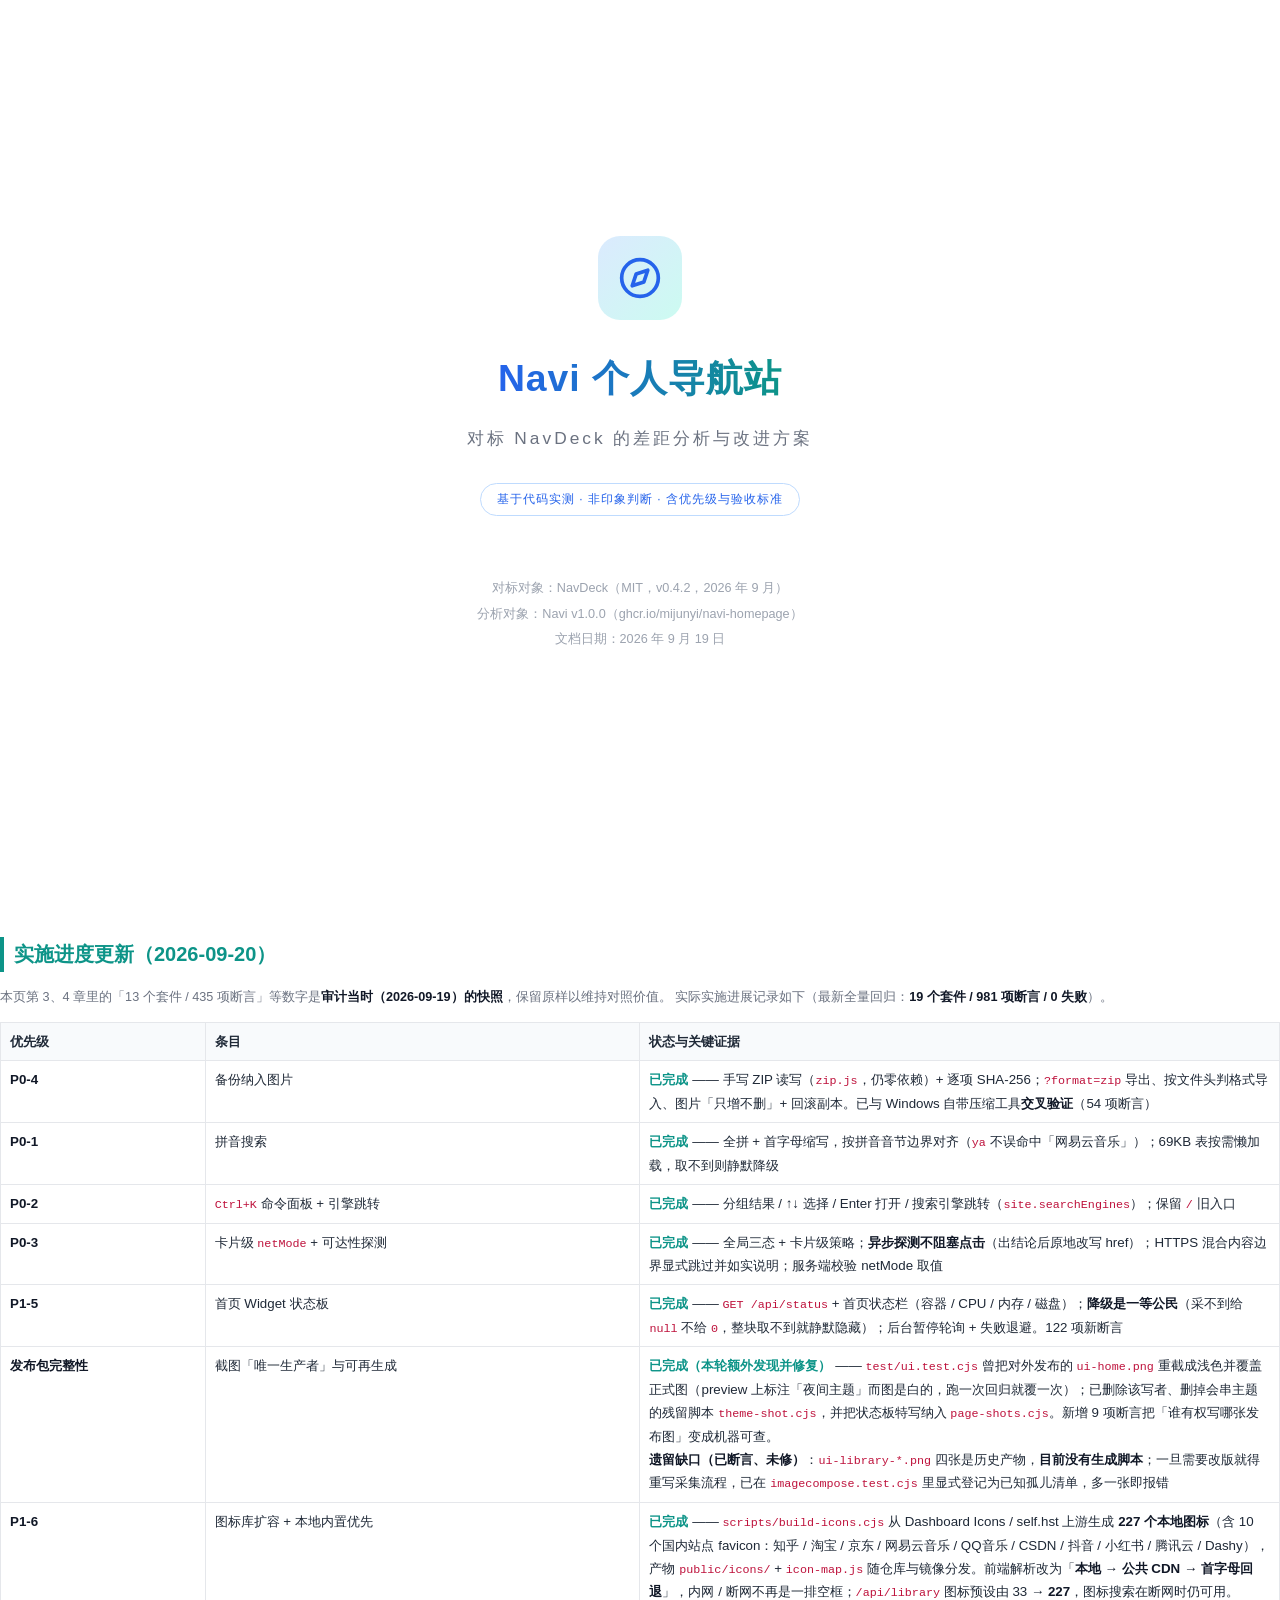
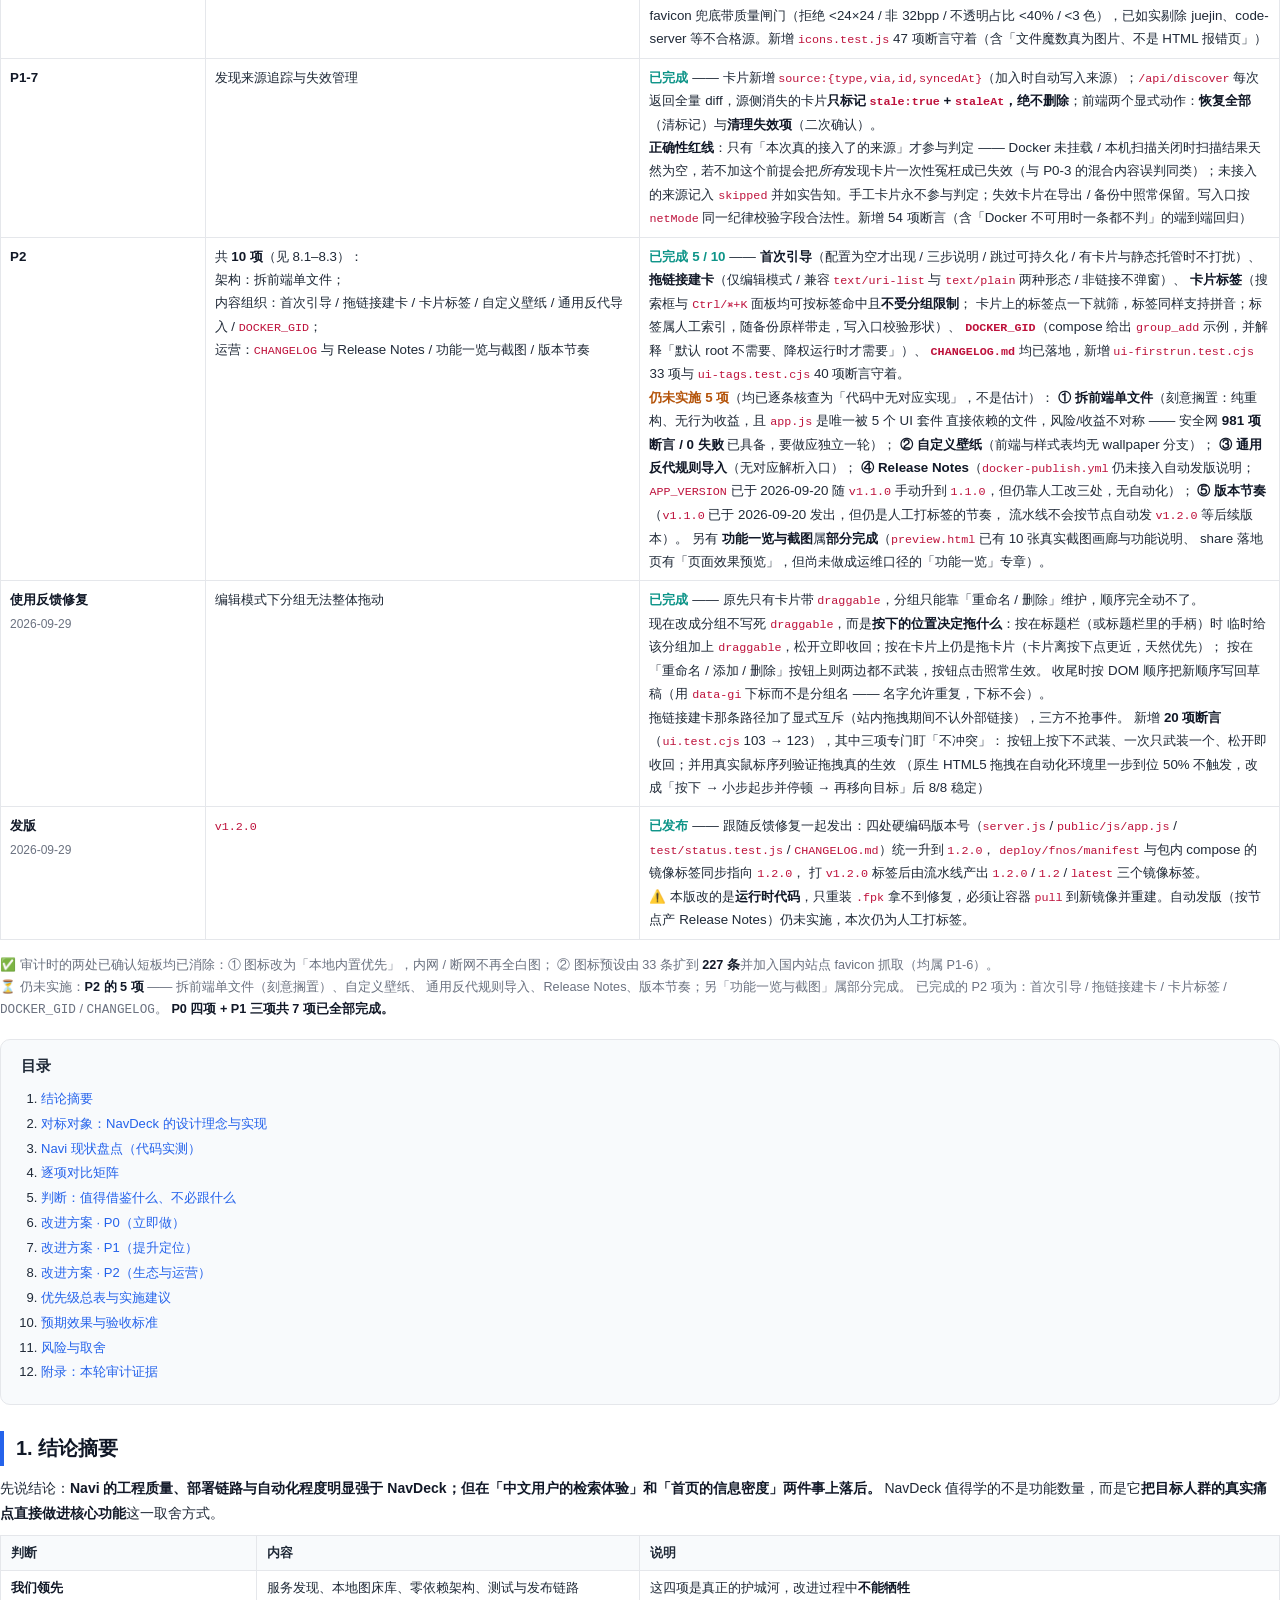
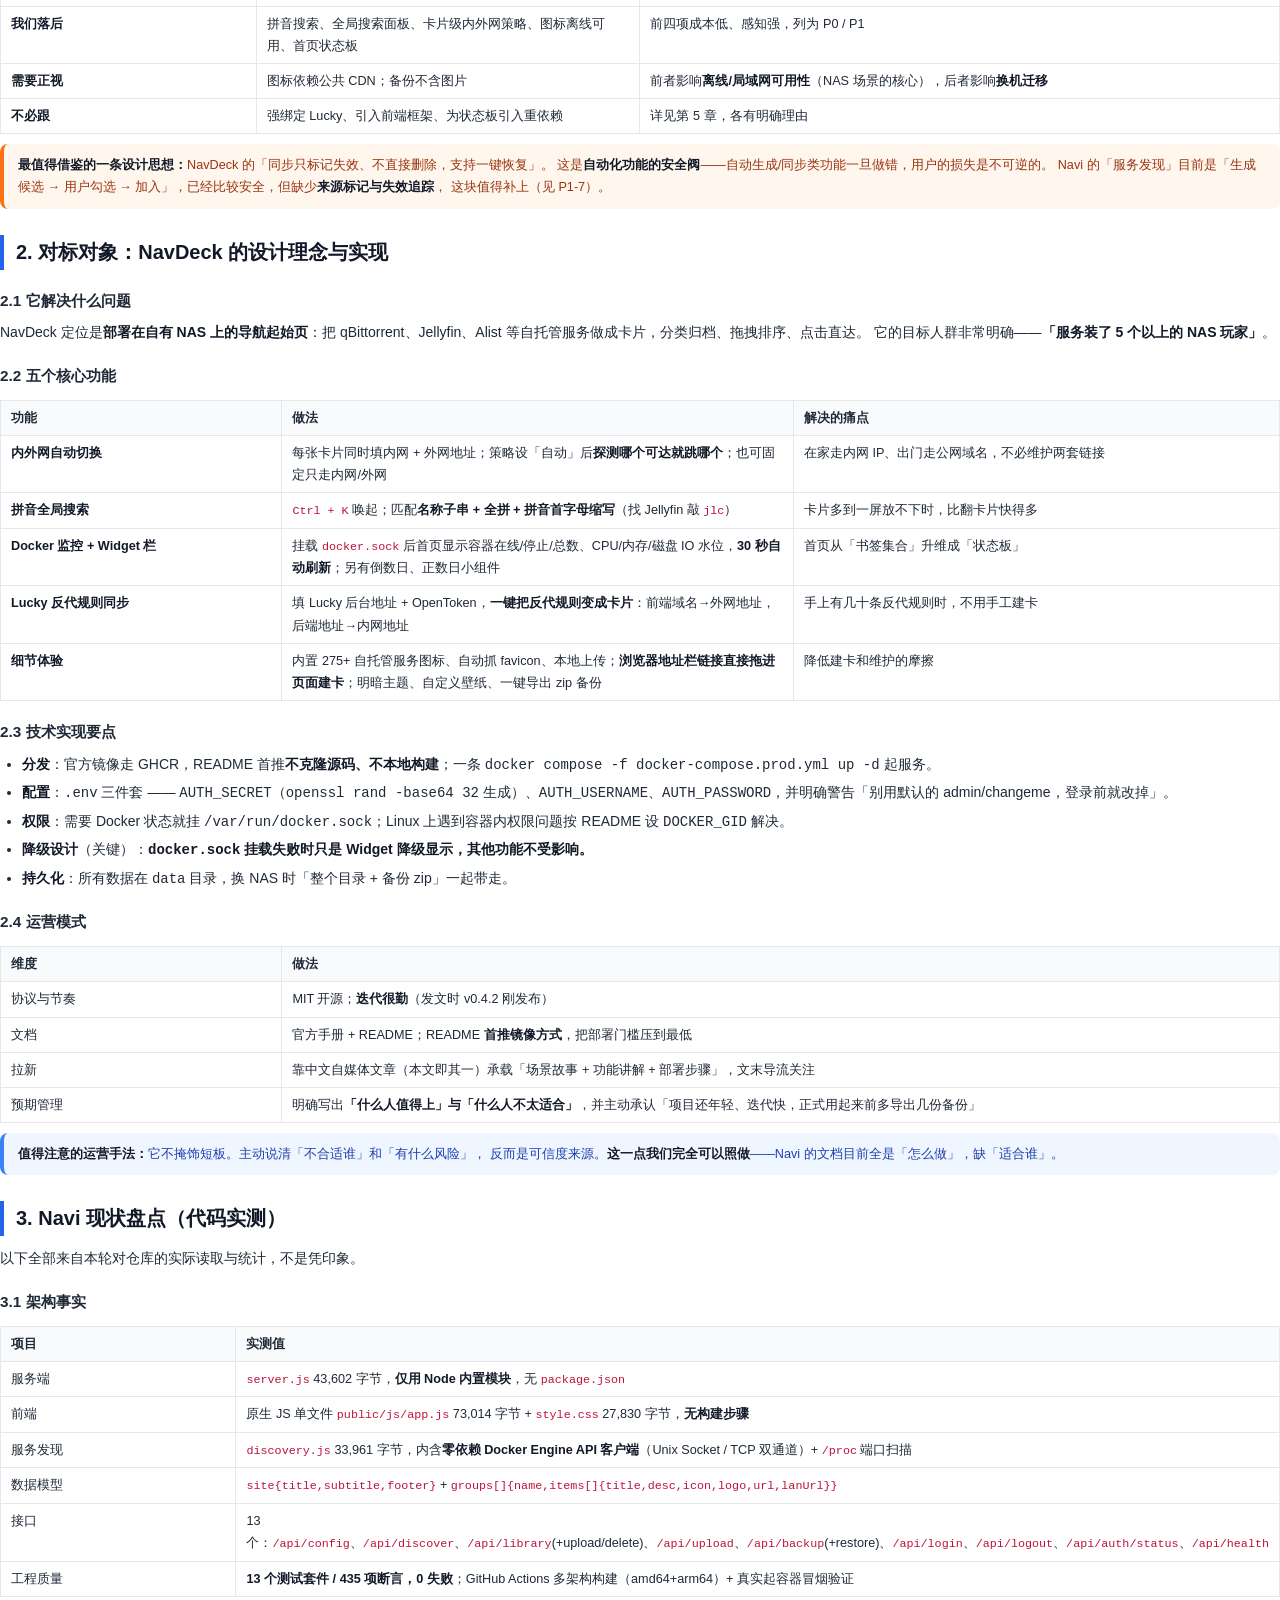
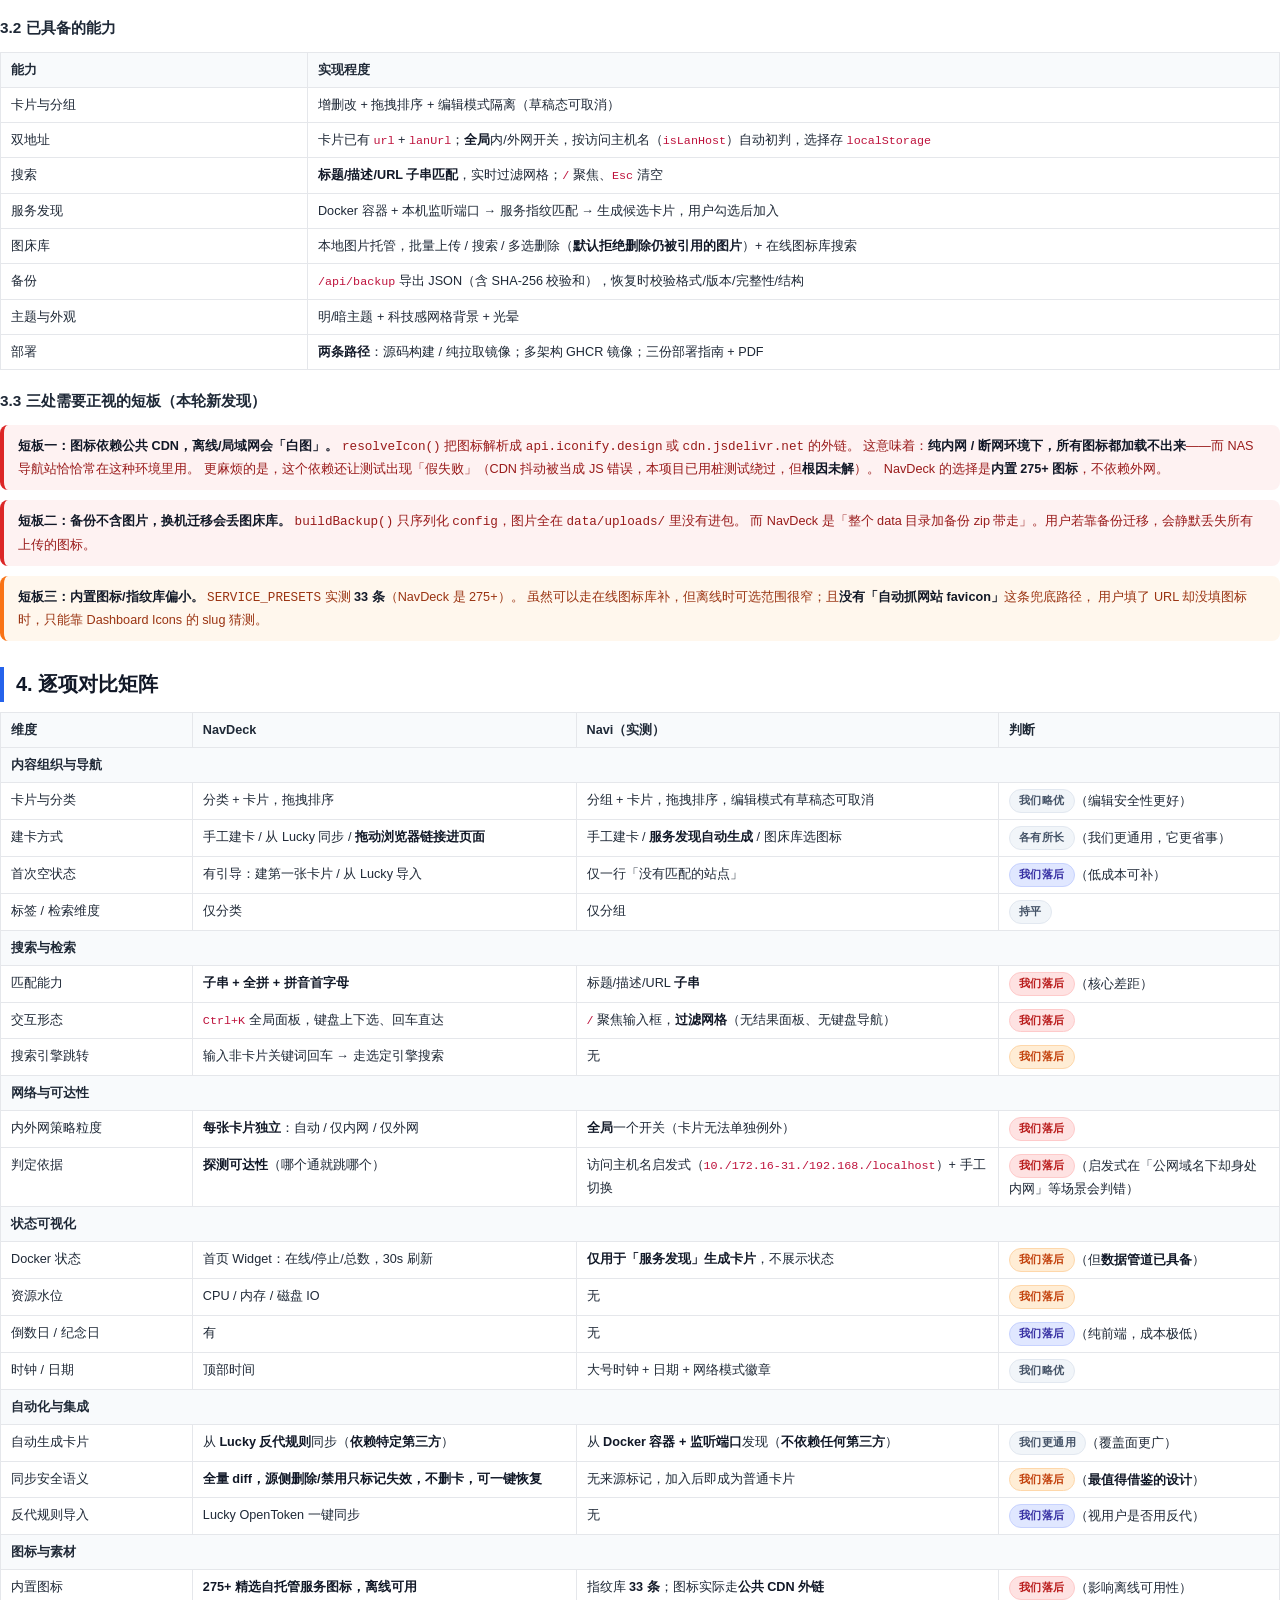
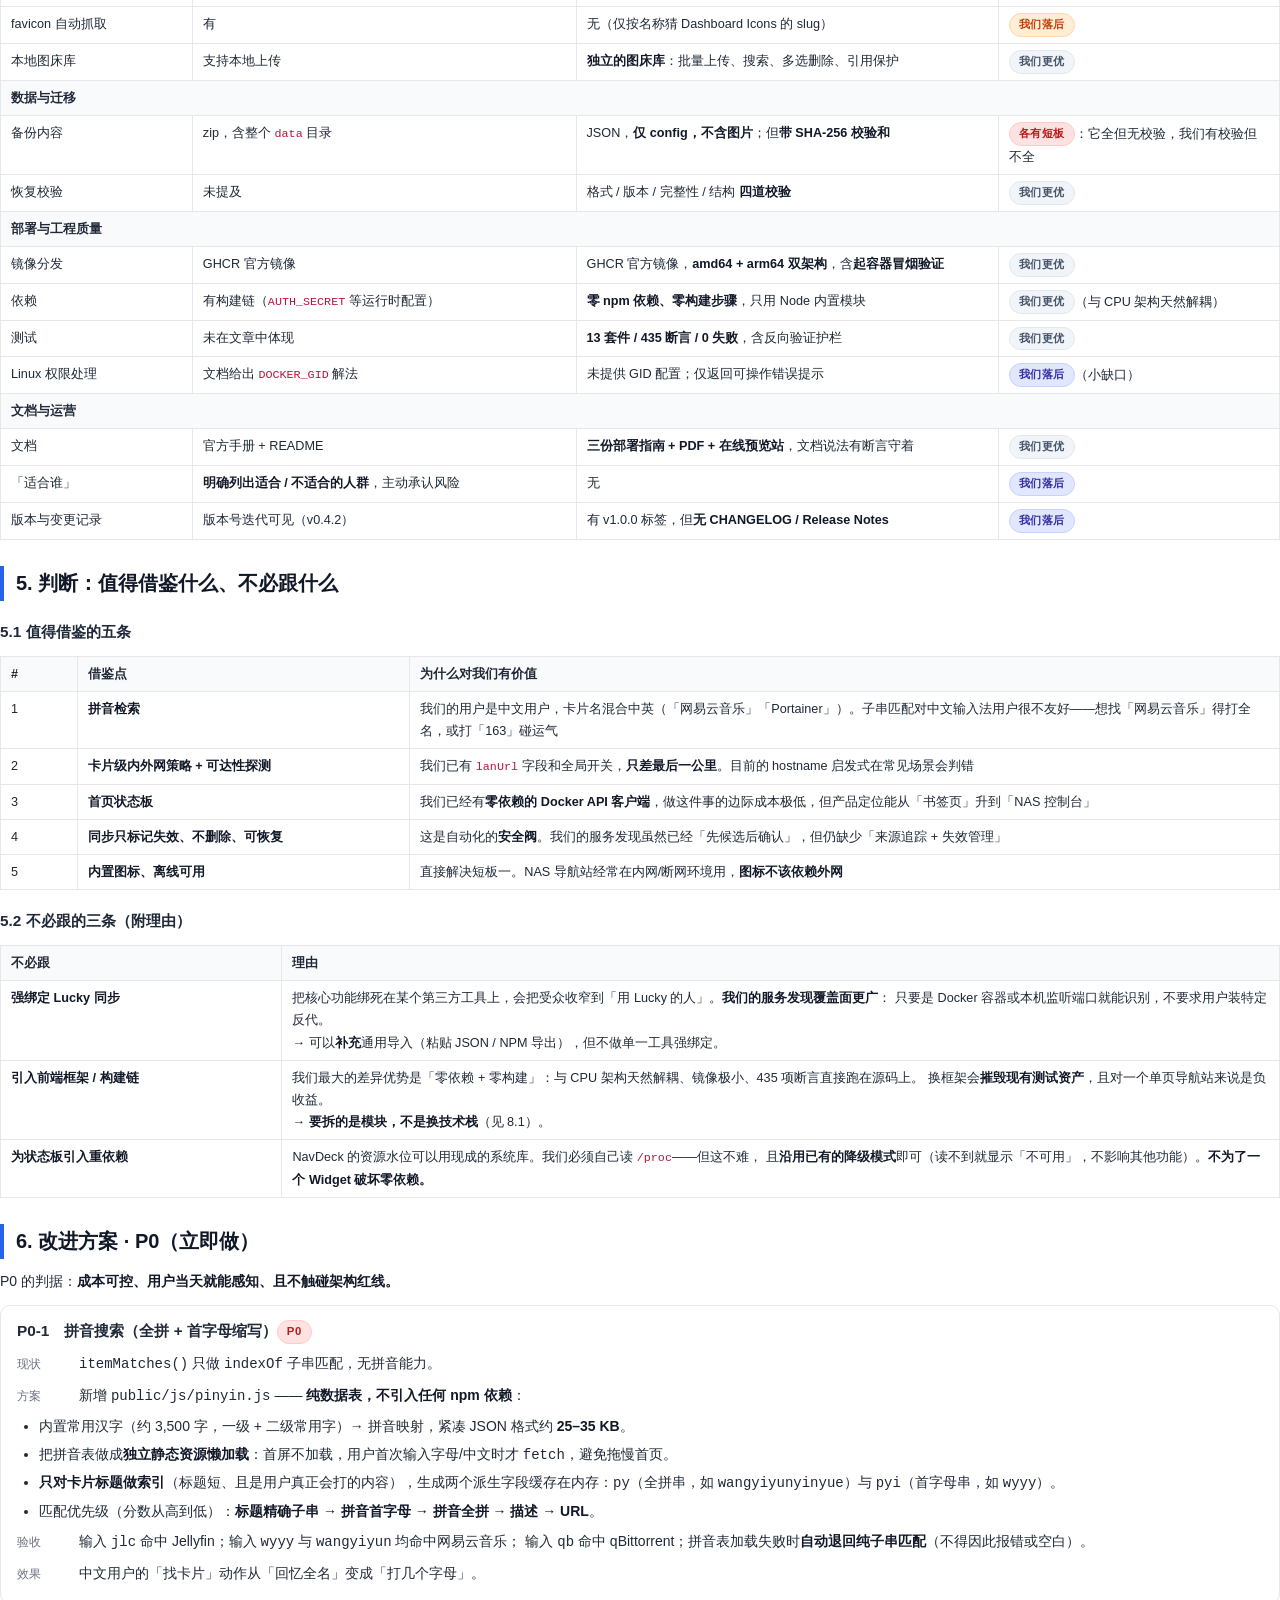
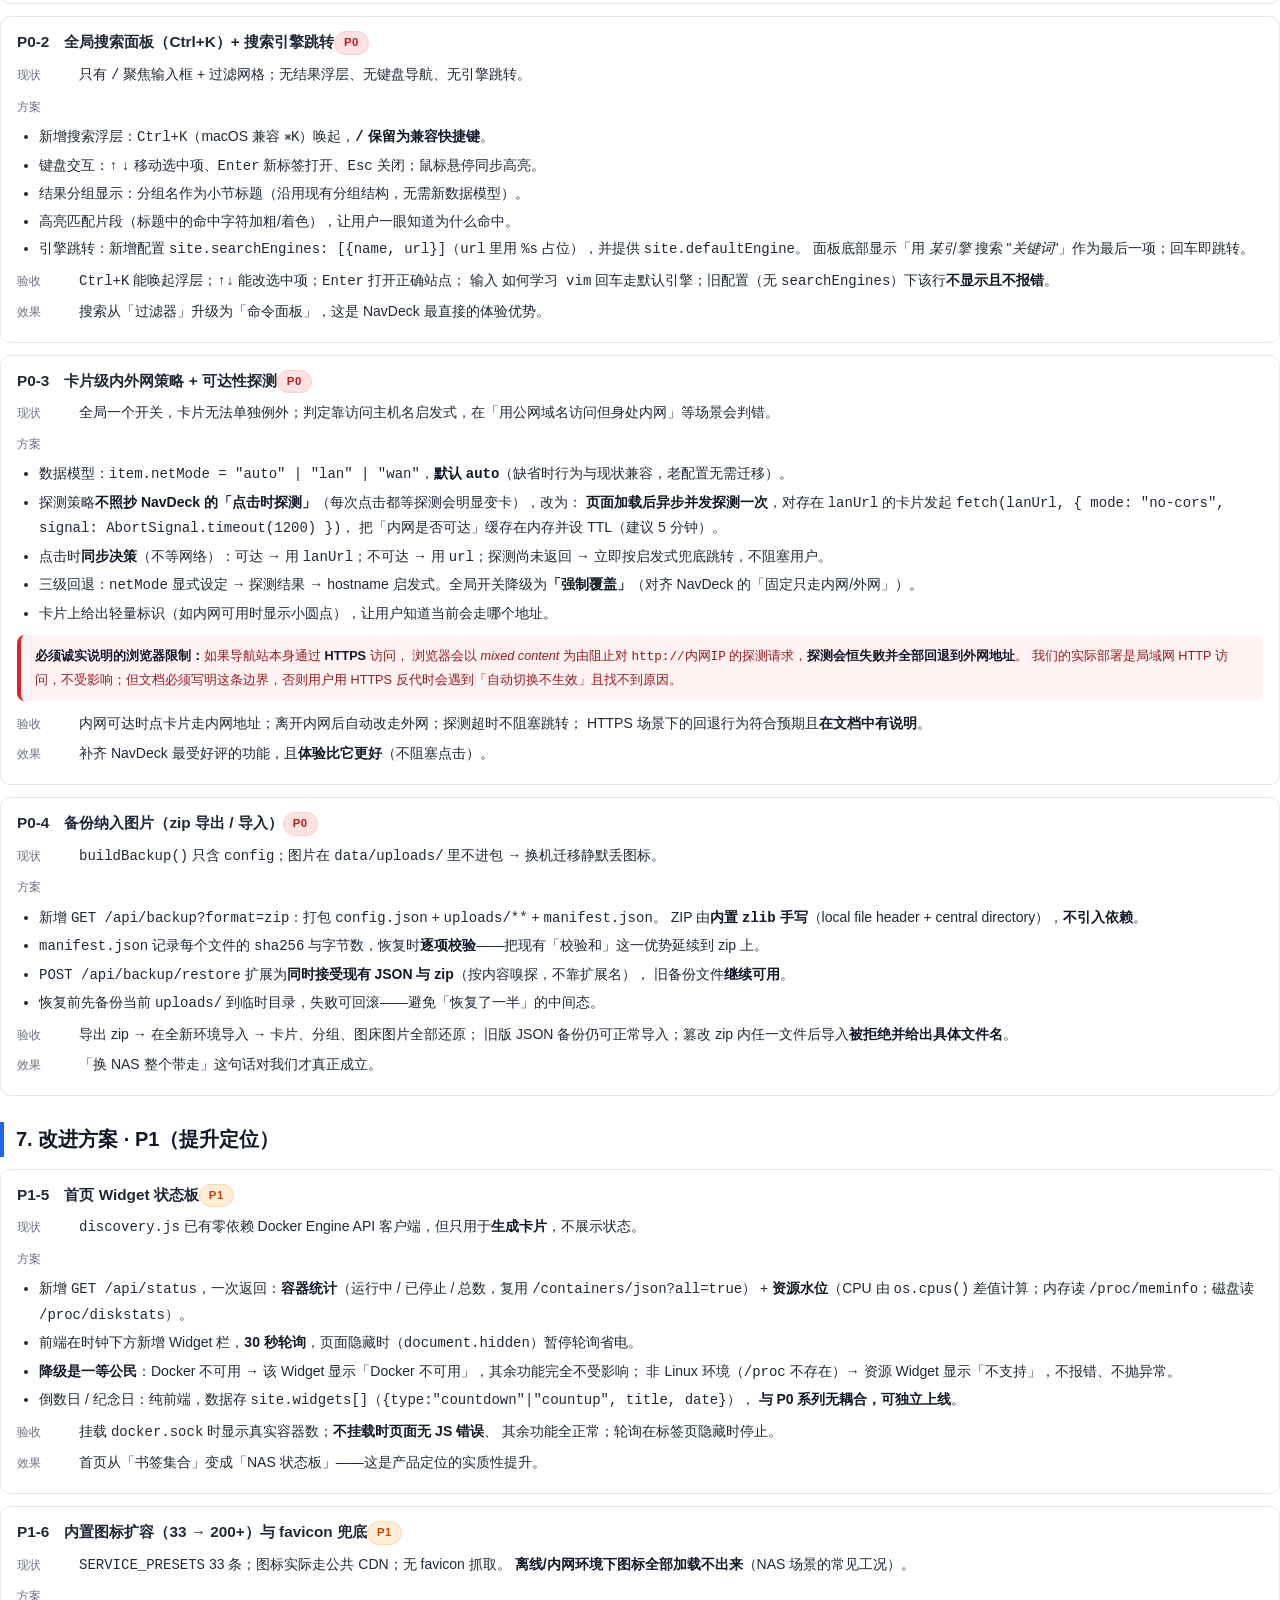
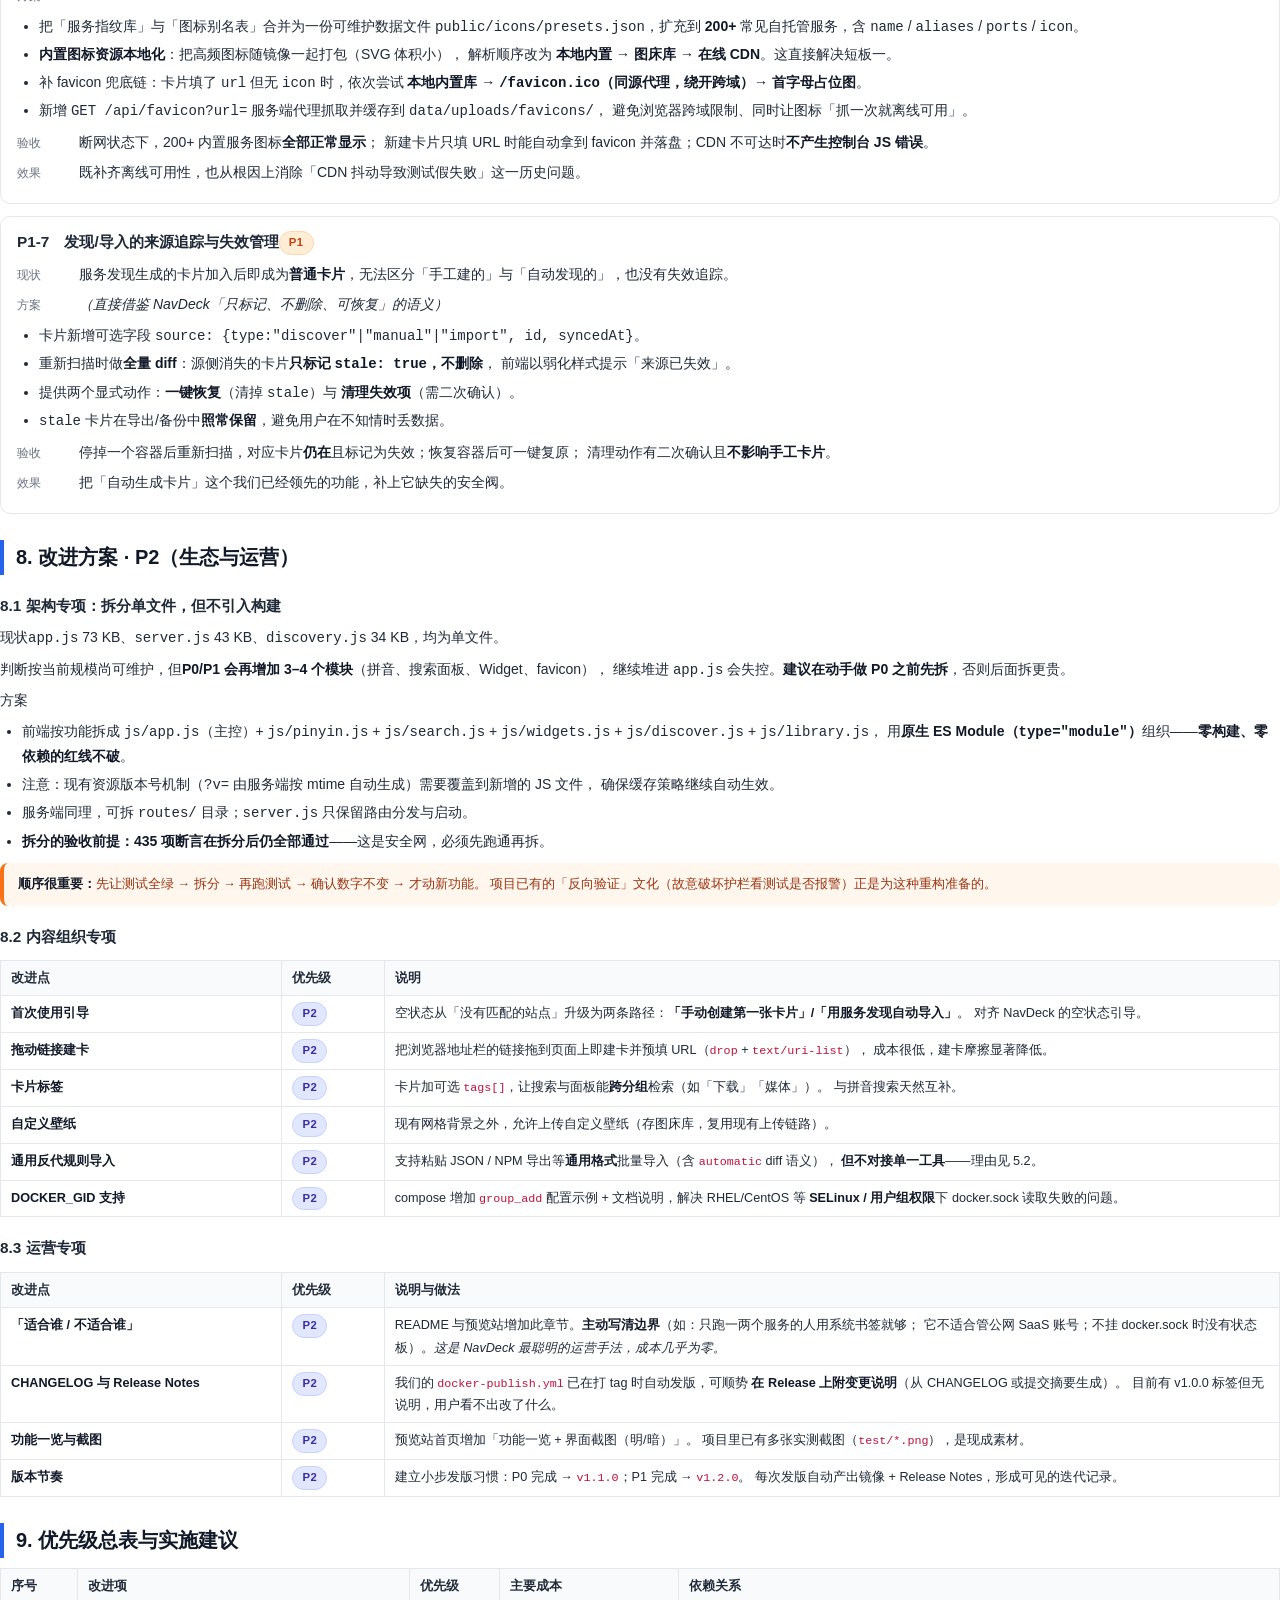
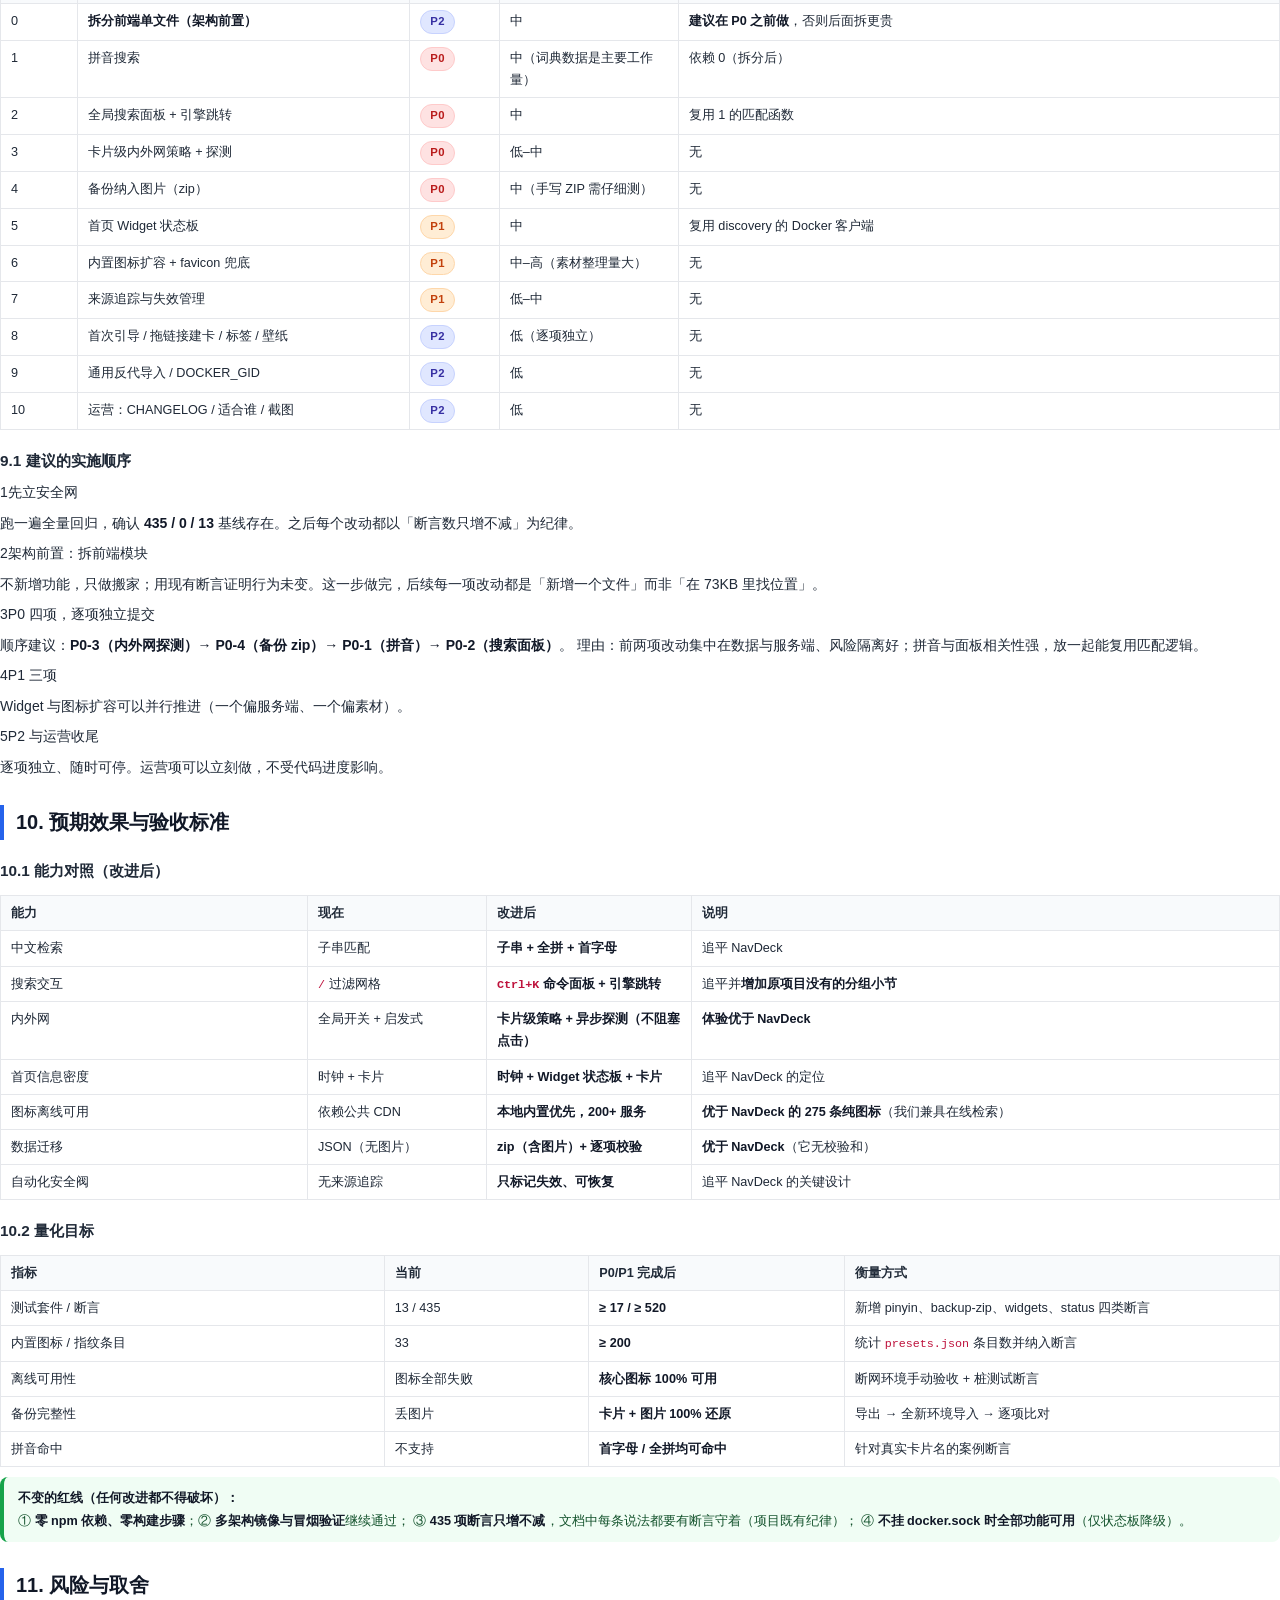
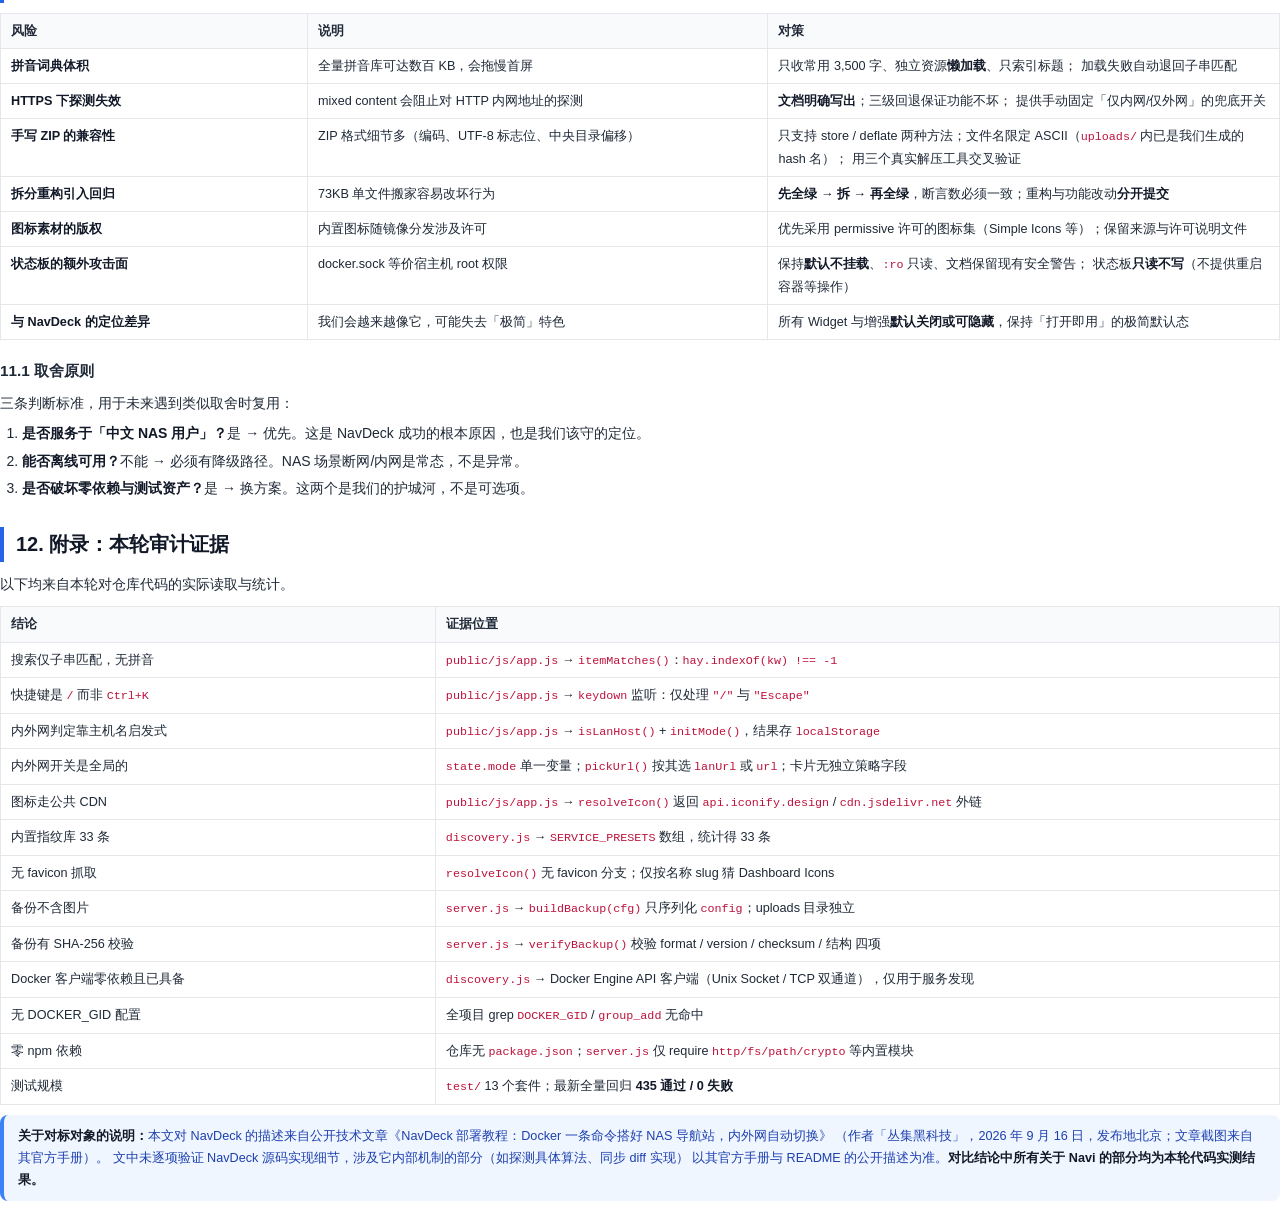
<file: docs/roadmap.html>
<!DOCTYPE html>
<html lang="zh-CN">
<head>
<meta charset="UTF-8">
<meta name="viewport" content="width=device-width, initial-scale=1">
<title>Navi 导航站 · 对标 NavDeck 的差距分析与改进方案</title>
<style>
  @page { size: A4; margin: 18mm 16mm; }
  * { margin: 0; padding: 0; box-sizing: border-box; }
  body {
    font-family: "Microsoft YaHei", "PingFang SC", sans-serif;
    color: #1f2937; font-size: 10.5pt; line-height: 1.75;
    background: #fff;
  }

  /* ---------- 封面 ---------- */
  .cover {
    min-height: 235mm;
    display: flex; flex-direction: column; justify-content: center; align-items: center;
    text-align: center;
    page-break-after: always;
  }
  .cover .logo {
    width: 84px; height: 84px; margin-bottom: 26px;
    display: grid; place-items: center;
    color: #2563eb;
    background: linear-gradient(135deg, #dbeafe, #ccfbf1);
    border-radius: 22px;
  }
  .cover .logo svg { width: 44px; height: 44px; }
  .cover h1 {
    font-size: 28pt; font-weight: 800; letter-spacing: 1px;
    background: linear-gradient(90deg, #2563eb, #0d9488);
    -webkit-background-clip: text; background-clip: text; color: transparent;
  }
  .cover .sub { margin-top: 12px; font-size: 13pt; color: #6b7280; letter-spacing: 3px; }
  .cover .meta {
    margin-top: 54px; font-size: 9.5pt; color: #9ca3af; line-height: 2;
  }
  .cover .badge {
    display: inline-block; margin-top: 18px; padding: 5px 16px;
    border: 1px solid #bfdbfe; border-radius: 999px;
    color: #2563eb; font-size: 9pt; letter-spacing: 1px;
  }

  /* ---------- 正文 ---------- */
  h2 {
    font-size: 15pt; font-weight: 700; color: #111827;
    margin: 26px 0 10px; padding-left: 12px;
    border-left: 4px solid #2563eb;
    page-break-after: avoid;
  }
  h3 {
    font-size: 11.5pt; font-weight: 700; color: #1f2937;
    margin: 18px 0 6px;
    page-break-after: avoid;
  }
  h4 {
    font-size: 10.5pt; font-weight: 700; color: #374151;
    margin: 12px 0 4px;
    page-break-after: avoid;
  }
  p { margin: 6px 0; }
  ul, ol { margin: 6px 0 6px 22px; }
  li { margin: 3px 0; }
  strong { color: #111827; }
  a { color: #2563eb; text-decoration: none; }
  a:hover { text-decoration: underline; }

  code.inline {
    font-family: Consolas, "Courier New", monospace;
    font-size: 9pt;
    background: #f1f5f9; color: #be123c;
    padding: 1px 6px; border-radius: 4px;
  }
  pre {
    font-family: Consolas, "Courier New", monospace;
    font-size: 8.8pt; line-height: 1.6;
    background: #0f172a; color: #e2e8f0;
    border-radius: 8px;
    padding: 12px 16px;
    margin: 8px 0;
    white-space: pre-wrap; word-break: break-all;
  }
  pre .c { color: #64748b; }
  pre .k { color: #7dd3fc; }
  pre .s { color: #86efac; }
  pre .r { color: #fca5a5; }

  .tip, .warn, .danger {
    border-radius: 8px; padding: 10px 14px; margin: 10px 0;
    font-size: 9.5pt;
  }
  .tip { background: #eff6ff; border-left: 4px solid #3b82f6; color: #1e40af; }
  .warn { background: #fff7ed; border-left: 4px solid #f97316; color: #9a3412; }
  .danger { background: #fef2f2; border-left: 4px solid #dc2626; color: #991b1b; }
  .ok { background: #f0fdf4; border-left: 4px solid #16a34a; color: #14532d;
        border-radius: 8px; padding: 10px 14px; margin: 10px 0; font-size: 9.5pt; }

  table {
    width: 100%; border-collapse: collapse; margin: 10px 0; font-size: 9.5pt;
  }
  th, td { border: 1px solid #e5e7eb; padding: 6px 10px; text-align: left; vertical-align: top; }
  th { background: #f8fafc; font-weight: 700; }
  td code { font-family: Consolas, monospace; font-size: 8.8pt; color: #be123c; }

  .toc {
    background: #f8fafc; border: 1px solid #e5e7eb; border-radius: 10px;
    padding: 14px 20px; margin: 18px 0;
  }
  .toc h3 { margin: 0 0 8px; font-size: 11pt; }
  .toc ol { margin-left: 20px; font-size: 9.8pt; }
  .toc li { margin: 2px 0; }

  .check li { list-style: none; margin-left: -18px; }
  .check li::before { content: "☐ "; color: #9ca3af; }

  .footer-note {
    margin-top: 30px; padding-top: 10px; border-top: 1px solid #e5e7eb;
    font-size: 9pt; color: #9ca3af; text-align: center;
  }

  /* ---------- 优先级徽章 ---------- */
  .p0, .p1, .p2, .pn {
    display: inline-block; padding: 1px 9px; border-radius: 999px;
    font-size: 8.5pt; font-weight: 700; letter-spacing: .5px;
    vertical-align: 1px;
  }
  .p0 { background: #fee2e2; color: #b91c1c; border: 1px solid #fecaca; }
  .p1 { background: #ffedd5; color: #c2410c; border: 1px solid #fed7aa; }
  .p2 { background: #e0e7ff; color: #3730a3; border: 1px solid #c7d2fe; }
  .pn { background: #f1f5f9; color: #475569; border: 1px solid #e2e8f0; }

  /* ---------- 改进行卡片 ---------- */
  .item {
    border: 1px solid #e5e7eb; border-radius: 10px;
    padding: 12px 16px; margin: 12px 0;
    page-break-inside: avoid;
  }
  .item > h3 { margin-top: 0; }
  .item table { margin: 8px 0 4px; }
  .item .lbl {
    display: inline-block; min-width: 62px;
    color: #6b7280; font-size: 9pt;
  }
</style>
</head>
<body>

<!-- ==================== 封面 ==================== -->
<div class="cover">
  <span class="logo">
    <svg viewBox="0 0 24 24" fill="none" stroke="currentColor" stroke-width="2" stroke-linecap="round" stroke-linejoin="round">
      <circle cx="12" cy="12" r="10"></circle>
      <polygon points="16.24 7.76 14.12 14.12 7.76 16.24 9.88 9.88 16.24 7.76"></polygon>
    </svg>
  </span>
  <h1>Navi 个人导航站</h1>
  <p class="sub">对标 NavDeck 的差距分析与改进方案</p>
  <p><span class="badge">基于代码实测 · 非印象判断 · 含优先级与验收标准</span></p>
  <div class="meta">
    对标对象：NavDeck（MIT，v0.4.2，2026 年 9 月）<br>
    分析对象：Navi v1.0.0（ghcr.io/mijunyi/navi-homepage）<br>
    文档日期：2026 年 9 月 19 日
  </div>
</div>

<!-- ==================== 进度更新（本页是 2026-09-19 的审计快照，下面这段记录实施进展） ==================== -->
<div style="page-break-after:always;padding-top:6mm">
  <h2 style="font-size:15pt;color:#0d9488;border-left:4px solid #0d9488;padding-left:10px;margin-bottom:14px">实施进度更新（2026-09-20）</h2>
  <p style="color:#6b7280;font-size:9.5pt;margin-bottom:14px">
    本页第 3、4 章里的「13 个套件 / 435 项断言」等数字是<strong>审计当时（2026-09-19）的快照</strong>，保留原样以维持对照价值。
    实际实施进展记录如下（最新全量回归：<strong>19 个套件 / 981 项断言 / 0 失败</strong>）。
  </p>
  <table style="width:100%;border-collapse:collapse;font-size:10pt">
    <thead>
      <tr style="background:#f3f4f6">
        <th style="border:1px solid #e5e7eb;padding:7px 9px;text-align:left;width:16%">优先级</th>
        <th style="border:1px solid #e5e7eb;padding:7px 9px;text-align:left;width:34%">条目</th>
        <th style="border:1px solid #e5e7eb;padding:7px 9px;text-align:left">状态与关键证据</th>
      </tr>
    </thead>
    <tbody>
      <tr>
        <td style="border:1px solid #e5e7eb;padding:7px 9px"><strong>P0-4</strong></td>
        <td style="border:1px solid #e5e7eb;padding:7px 9px">备份纳入图片</td>
        <td style="border:1px solid #e5e7eb;padding:7px 9px"><span style="color:#0d9488;font-weight:700">已完成</span> —— 手写 ZIP 读写（<code>zip.js</code>，仍零依赖）+ 逐项 SHA-256；<code>?format=zip</code> 导出、按文件头判格式导入、图片「只增不删」+ 回滚副本。已与 Windows 自带压缩工具<strong>交叉验证</strong>（54 项断言）</td>
      </tr>
      <tr>
        <td style="border:1px solid #e5e7eb;padding:7px 9px"><strong>P0-1</strong></td>
        <td style="border:1px solid #e5e7eb;padding:7px 9px">拼音搜索</td>
        <td style="border:1px solid #e5e7eb;padding:7px 9px"><span style="color:#0d9488;font-weight:700">已完成</span> —— 全拼 + 首字母缩写，按拼音音节边界对齐（<code>ya</code> 不误命中「网易云音乐」）；69KB 表按需懒加载，取不到则静默降级</td>
      </tr>
      <tr>
        <td style="border:1px solid #e5e7eb;padding:7px 9px"><strong>P0-2</strong></td>
        <td style="border:1px solid #e5e7eb;padding:7px 9px"><code>Ctrl+K</code> 命令面板 + 引擎跳转</td>
        <td style="border:1px solid #e5e7eb;padding:7px 9px"><span style="color:#0d9488;font-weight:700">已完成</span> —— 分组结果 / ↑↓ 选择 / Enter 打开 / 搜索引擎跳转（<code>site.searchEngines</code>）；保留 <code>/</code> 旧入口</td>
      </tr>
      <tr>
        <td style="border:1px solid #e5e7eb;padding:7px 9px"><strong>P0-3</strong></td>
        <td style="border:1px solid #e5e7eb;padding:7px 9px">卡片级 <code>netMode</code> + 可达性探测</td>
        <td style="border:1px solid #e5e7eb;padding:7px 9px"><span style="color:#0d9488;font-weight:700">已完成</span> —— 全局三态 + 卡片级策略；<strong>异步探测不阻塞点击</strong>（出结论后原地改写 href）；HTTPS 混合内容边界显式跳过并如实说明；服务端校验 netMode 取值</td>
      </tr>
      <tr>
        <td style="border:1px solid #e5e7eb;padding:7px 9px"><strong>P1-5</strong></td>
        <td style="border:1px solid #e5e7eb;padding:7px 9px">首页 Widget 状态板</td>
        <td style="border:1px solid #e5e7eb;padding:7px 9px"><span style="color:#0d9488;font-weight:700">已完成</span> —— <code>GET /api/status</code> + 首页状态栏（容器 / CPU / 内存 / 磁盘）；<strong>降级是一等公民</strong>（采不到给 <code>null</code> 不给 <code>0</code>，整块取不到就静默隐藏）；后台暂停轮询 + 失败退避。122 项新断言</td>
      </tr>
      <tr>
        <td style="border:1px solid #e5e7eb;padding:7px 9px"><strong>发布包完整性</strong></td>
        <td style="border:1px solid #e5e7eb;padding:7px 9px">截图「唯一生产者」与可再生成</td>
        <td style="border:1px solid #e5e7eb;padding:7px 9px"><span style="color:#0d9488;font-weight:700">已完成（本轮额外发现并修复）</span> —— <code>test/ui.test.cjs</code> 曾把对外发布的 <code>ui-home.png</code> 重截成浅色并覆盖正式图（preview 上标注「夜间主题」而图是白的，跑一次回归就覆一次）；已删除该写者、删掉会串主题的残留脚本 <code>theme-shot.cjs</code>，并把状态板特写纳入 <code>page-shots.cjs</code>。新增 9 项断言把「谁有权写哪张发布图」变成机器可查。<br><strong>遗留缺口（已断言、未修）</strong>：<code>ui-library-*.png</code> 四张是历史产物，<strong>目前没有生成脚本</strong>；一旦需要改版就得重写采集流程，已在 <code>imagecompose.test.cjs</code> 里显式登记为已知孤儿清单，多一张即报错</td>
      </tr>
      <tr>
        <td style="border:1px solid #e5e7eb;padding:7px 9px"><strong>P1-6</strong></td>
        <td style="border:1px solid #e5e7eb;padding:7px 9px">图标库扩容 + 本地内置优先</td>
        <td style="border:1px solid #e5e7eb;padding:7px 9px"><span style="color:#0d9488;font-weight:700">已完成</span> —— <code>scripts/build-icons.cjs</code> 从 Dashboard Icons / self.hst 上游生成 <strong>227 个本地图标</strong>（含 10 个国内站点 favicon：知乎 / 淘宝 / 京东 / 网易云音乐 / QQ音乐 / CSDN / 抖音 / 小红书 / 腾讯云 / Dashy），产物 <code>public/icons/</code> + <code>icon-map.js</code> 随仓库与镜像分发。前端解析改为「<strong>本地 → 公共 CDN → 首字母回退</strong>」，内网 / 断网不再是一排空框；<code>/api/library</code> 图标预设由 33 → <strong>227</strong>，图标搜索在断网时仍可用。favicon 兜底带质量闸门（拒绝 &lt;24×24 / 非 32bpp / 不透明占比 &lt;40% / &lt;3 色），已如实剔除 juejin、code-server 等不合格源。新增 <code>icons.test.js</code> 47 项断言守着（含「文件魔数真为图片、不是 HTML 报错页」）</td>
      </tr>
      <tr>
        <td style="border:1px solid #e5e7eb;padding:7px 9px"><strong>P1-7</strong></td>
        <td style="border:1px solid #e5e7eb;padding:7px 9px">发现来源追踪与失效管理</td>
        <td style="border:1px solid #e5e7eb;padding:7px 9px"><span style="color:#0d9488;font-weight:700">已完成</span> —— 卡片新增 <code>source:{type,via,id,syncedAt}</code>（加入时自动写入来源）；<code>/api/discover</code> 每次返回全量 diff，源侧消失的卡片<strong>只标记 <code>stale:true</code> + <code>staleAt</code>，绝不删除</strong>；前端两个显式动作：<strong>恢复全部</strong>（清标记）与<strong>清理失效项</strong>（二次确认）。<br><strong>正确性红线</strong>：只有「本次真的接入了的来源」才参与判定 —— Docker 未挂载 / 本机扫描关闭时扫描结果天然为空，若不加这个前提会把<em>所有</em>发现卡片一次性冤枉成已失效（与 P0-3 的混合内容误判同类）；未接入的来源记入 <code>skipped</code> 并如实告知。手工卡片永不参与判定；失效卡片在导出 / 备份中照常保留。写入口按 <code>netMode</code> 同一纪律校验字段合法性。新增 54 项断言（含「Docker 不可用时一条都不判」的端到端回归）</td>
      </tr>
      <tr>
        <td style="border:1px solid #e5e7eb;padding:7px 9px"><strong>P2</strong></td>
        <td style="border:1px solid #e5e7eb;padding:7px 9px">共 <strong>10 项</strong>（见 8.1–8.3）：<br>
          架构：拆前端单文件；<br>
          内容组织：首次引导 / 拖链接建卡 / 卡片标签 / 自定义壁纸 / 通用反代导入 / <code>DOCKER_GID</code>；<br>
          运营：<code>CHANGELOG</code> 与 Release Notes / 功能一览与截图 / 版本节奏</td>
        <td style="border:1px solid #e5e7eb;padding:7px 9px"><span style="color:#0d9488;font-weight:700">已完成 5 / 10</span> ——
          <strong>首次引导</strong>（配置为空才出现 / 三步说明 / 跳过可持久化 / 有卡片与静态托管时不打扰）、
          <strong>拖链接建卡</strong>（仅编辑模式 / 兼容 <code>text/uri-list</code> 与 <code>text/plain</code> 两种形态 / 非链接不弹窗）、
          <strong>卡片标签</strong>（搜索框与 <code>Ctrl/⌘+K</code> 面板均可按标签命中且<strong>不受分组限制</strong>；
          卡片上的标签点一下就筛，标签同样支持拼音；标签属人工索引，随备份原样带走，写入口校验形状）、
          <strong><code>DOCKER_GID</code></strong>（compose 给出 <code>group_add</code> 示例，并解释「默认 root 不需要、降权运行时才需要」）、
          <strong><code>CHANGELOG.md</code></strong> 均已落地，新增 <code>ui-firstrun.test.cjs</code> 33 项与
          <code>ui-tags.test.cjs</code> 40 项断言守着。<br>
          <span style="color:#b45309;font-weight:700">仍未实施 5 项</span>（均已逐条核查为「代码中无对应实现」，不是估计）：
          <strong>① 拆前端单文件</strong>（刻意搁置：纯重构、无行为收益，且 <code>app.js</code> 是唯一被 5 个 UI 套件
          直接依赖的文件，风险/收益不对称 —— 安全网 <strong>981 项断言 / 0 失败</strong> 已具备，要做应独立一轮）；
          <strong>② 自定义壁纸</strong>（前端与样式表均无 wallpaper 分支）；
          <strong>③ 通用反代规则导入</strong>（无对应解析入口）；
          <strong>④ Release Notes</strong>（<code>docker-publish.yml</code> 仍未接入自动发版说明；
          <code>APP_VERSION</code> 已于 2026-09-20 随 <code>v1.1.0</code> 手动升到 <code>1.1.0</code>，但仍靠人工改三处，无自动化）；
          <strong>⑤ 版本节奏</strong>（<code>v1.1.0</code> 已于 2026-09-20 发出，但仍是人工打标签的节奏，
          流水线不会按节点自动发 <code>v1.2.0</code> 等后续版本）。
          另有 <strong>功能一览与截图</strong>属<strong>部分完成</strong>（<code>preview.html</code> 已有 10 张真实截图画廊与功能说明、
          share 落地页有「页面效果预览」，但尚未做成运维口径的「功能一览」专章）。</td>
      </tr>
      <tr>
        <td style="border:1px solid #e5e7eb;padding:7px 9px"><strong>使用反馈修复</strong><br><span style="color:#6b7280;font-size:9pt">2026-09-29</span></td>
        <td style="border:1px solid #e5e7eb;padding:7px 9px">编辑模式下分组无法整体拖动</td>
        <td style="border:1px solid #e5e7eb;padding:7px 9px"><span style="color:#0d9488;font-weight:700">已完成</span> ——
          原先只有卡片带 <code>draggable</code>，分组只能靠「重命名 / 删除」维护，顺序完全动不了。<br>
          现在改成分组不写死 <code>draggable</code>，而是<strong>按下的位置决定拖什么</strong>：按在标题栏（或标题栏里的手柄）时
          临时给该分组加上 <code>draggable</code>，松开立即收回；按在卡片上仍是拖卡片（卡片离按下点更近，天然优先）；
          按在「重命名 / 添加 / 删除」按钮上则两边都不武装，按钮点击照常生效。
          收尾时按 DOM 顺序把新顺序写回草稿（用 <code>data-gi</code> 下标而不是分组名 —— 名字允许重复，下标不会）。<br>
          拖链接建卡那条路径加了显式互斥（站内拖拽期间不认外部链接），三方不抢事件。
          新增 <strong>20 项断言</strong>（<code>ui.test.cjs</code> 103 → 123），其中三项专门盯「不冲突」：
          按钮上按下不武装、一次只武装一个、松开即收回；并用真实鼠标序列验证拖拽真的生效
          （原生 HTML5 拖拽在自动化环境里一步到位 50% 不触发，改成「按下 → 小步起步并停顿 → 再移向目标」后 8/8 稳定）</td>
      </tr>
      <tr>
        <td style="border:1px solid #e5e7eb;padding:7px 9px"><strong>发版</strong><br><span style="color:#6b7280;font-size:9pt">2026-09-29</span></td>
        <td style="border:1px solid #e5e7eb;padding:7px 9px"><code>v1.2.0</code></td>
        <td style="border:1px solid #e5e7eb;padding:7px 9px"><span style="color:#0d9488;font-weight:700">已发布</span> ——
          跟随反馈修复一起发出：四处硬编码版本号（<code>server.js</code> / <code>public/js/app.js</code> /
          <code>test/status.test.js</code> / <code>CHANGELOG.md</code>）统一升到 <code>1.2.0</code>，
          <code>deploy/fnos/manifest</code> 与包内 compose 的镜像标签同步指向 <code>1.2.0</code>，
          打 <code>v1.2.0</code> 标签后由流水线产出 <code>1.2.0</code> / <code>1.2</code> / <code>latest</code> 三个镜像标签。<br>
          ⚠️ 本版改的是<strong>运行时代码</strong>，只重装 <code>.fpk</code> 拿不到修复，必须让容器
          <code>pull</code> 到新镜像并重建。自动发版（按节点产 Release Notes）仍未实施，本次仍为人工打标签。</td>
      </tr>
    </tbody>
  </table>
  <p style="margin-top:14px;font-size:9.5pt;color:#6b7280">
    ✅ 审计时的两处已确认短板均已消除：① 图标改为「本地内置优先」，内网 / 断网不再全白图；
    ② 图标预设由 33 条扩到 <strong>227 条</strong>并加入国内站点 favicon 抓取（均属 P1-6）。<br>
    ⏳ 仍未实施：<strong>P2 的 5 项</strong> —— 拆前端单文件（刻意搁置）、自定义壁纸、
    通用反代规则导入、Release Notes、版本节奏；另「功能一览与截图」属部分完成。
    已完成的 P2 项为：首次引导 / 拖链接建卡 / 卡片标签 / <code>DOCKER_GID</code> / <code>CHANGELOG</code>。
    <strong>P0 四项 + P1 三项共 7 项已全部完成。</strong>
  </p>
</div>

<!-- ==================== 目录 ==================== -->
<div class="toc">
  <h3>目录</h3>
  <ol>
    <li><a href="#s1">结论摘要</a></li>
    <li><a href="#s2">对标对象：NavDeck 的设计理念与实现</a></li>
    <li><a href="#s3">Navi 现状盘点（代码实测）</a></li>
    <li><a href="#s4">逐项对比矩阵</a></li>
    <li><a href="#s5">判断：值得借鉴什么、不必跟什么</a></li>
    <li><a href="#s6">改进方案 · P0（立即做）</a></li>
    <li><a href="#s7">改进方案 · P1（提升定位）</a></li>
    <li><a href="#s8">改进方案 · P2（生态与运营）</a></li>
    <li><a href="#s9">优先级总表与实施建议</a></li>
    <li><a href="#s10">预期效果与验收标准</a></li>
    <li><a href="#s11">风险与取舍</a></li>
    <li><a href="#s12">附录：本轮审计证据</a></li>
  </ol>
</div>

<!-- ==================== 1 ==================== -->
<h2 id="s1">1. 结论摘要</h2>

<p>先说结论：<strong>Navi 的工程质量、部署链路与自动化程度明显强于 NavDeck；但在「中文用户的检索体验」和「首页的信息密度」两件事上落后。</strong>
NavDeck 值得学的不是功能数量，而是它<strong>把目标人群的真实痛点直接做进核心功能</strong>这一取舍方式。</p>

<table>
  <tr><th style="width:20%">判断</th><th style="width:30%">内容</th><th>说明</th></tr>
  <tr>
    <td><strong>我们领先</strong></td>
    <td>服务发现、本地图床库、零依赖架构、测试与发布链路</td>
    <td>这四项是真正的护城河，改进过程中<strong>不能牺牲</strong></td>
  </tr>
  <tr>
    <td><strong>我们落后</strong></td>
    <td>拼音搜索、全局搜索面板、卡片级内外网策略、图标离线可用、首页状态板</td>
    <td>前四项成本低、感知强，列为 P0 / P1</td>
  </tr>
  <tr>
    <td><strong>需要正视</strong></td>
    <td>图标依赖公共 CDN；备份不含图片</td>
    <td>前者影响<strong>离线/局域网可用性</strong>（NAS 场景的核心），后者影响<strong>换机迁移</strong></td>
  </tr>
  <tr>
    <td><strong>不必跟</strong></td>
    <td>强绑定 Lucky、引入前端框架、为状态板引入重依赖</td>
    <td>详见第 5 章，各有明确理由</td>
  </tr>
</table>

<div class="warn"><strong>最值得借鉴的一条设计思想：</strong>NavDeck 的「同步只标记失效、不直接删除，支持一键恢复」。
这是<strong>自动化功能的安全阀</strong>——自动生成/同步类功能一旦做错，用户的损失是不可逆的。
Navi 的「服务发现」目前是「生成候选 → 用户勾选 → 加入」，已经比较安全，但缺少<strong>来源标记与失效追踪</strong>，
这块值得补上（见 P1-7）。</div>

<!-- ==================== 2 ==================== -->
<h2 id="s2">2. 对标对象：NavDeck 的设计理念与实现</h2>

<h3>2.1 它解决什么问题</h3>

<p>NavDeck 定位是<strong>部署在自有 NAS 上的导航起始页</strong>：把 qBittorrent、Jellyfin、Alist 等自托管服务做成卡片，分类归档、拖拽排序、点击直达。
它的目标人群非常明确——<strong>「服务装了 5 个以上的 NAS 玩家」</strong>。</p>

<h3>2.2 五个核心功能</h3>

<table>
  <tr><th style="width:22%">功能</th><th style="width:40%">做法</th><th>解决的痛点</th></tr>
  <tr>
    <td><strong>内外网自动切换</strong></td>
    <td>每张卡片同时填内网 + 外网地址；策略设「自动」后<strong>探测哪个可达就跳哪个</strong>；也可固定只走内网/外网</td>
    <td>在家走内网 IP、出门走公网域名，不必维护两套链接</td>
  </tr>
  <tr>
    <td><strong>拼音全局搜索</strong></td>
    <td><code>Ctrl + K</code> 唤起；匹配<strong>名称子串 + 全拼 + 拼音首字母缩写</strong>（找 Jellyfin 敲 <code>jlc</code>）</td>
    <td>卡片多到一屏放不下时，比翻卡片快得多</td>
  </tr>
  <tr>
    <td><strong>Docker 监控 + Widget 栏</strong></td>
    <td>挂载 <code>docker.sock</code> 后首页显示容器在线/停止/总数、CPU/内存/磁盘 IO 水位，<strong>30 秒自动刷新</strong>；另有倒数日、正数日小组件</td>
    <td>首页从「书签集合」升维成「状态板」</td>
  </tr>
  <tr>
    <td><strong>Lucky 反代规则同步</strong></td>
    <td>填 Lucky 后台地址 + OpenToken，<strong>一键把反代规则变成卡片</strong>：前端域名→外网地址，后端地址→内网地址</td>
    <td>手上有几十条反代规则时，不用手工建卡</td>
  </tr>
  <tr>
    <td><strong>细节体验</strong></td>
    <td>内置 275+ 自托管服务图标、自动抓 favicon、本地上传；<strong>浏览器地址栏链接直接拖进页面建卡</strong>；明暗主题、自定义壁纸、一键导出 zip 备份</td>
    <td>降低建卡和维护的摩擦</td>
  </tr>
</table>

<h3>2.3 技术实现要点</h3>

<ul>
  <li><strong>分发</strong>：官方镜像走 GHCR，README 首推<strong>不克隆源码、不本地构建</strong>；一条 <code>docker compose -f docker-compose.prod.yml up -d</code> 起服务。</li>
  <li><strong>配置</strong>：<code>.env</code> 三件套 —— <code>AUTH_SECRET</code>（<code>openssl rand -base64 32</code> 生成）、<code>AUTH_USERNAME</code>、<code>AUTH_PASSWORD</code>，并明确警告「别用默认的 admin/changeme，登录前就改掉」。</li>
  <li><strong>权限</strong>：需要 Docker 状态就挂 <code>/var/run/docker.sock</code>；Linux 上遇到容器内权限问题按 README 设 <code>DOCKER_GID</code> 解决。</li>
  <li><strong>降级设计</strong>（关键）：<strong><code>docker.sock</code> 挂载失败时只是 Widget 降级显示，其他功能不受影响。</strong></li>
  <li><strong>持久化</strong>：所有数据在 <code>data</code> 目录，换 NAS 时「整个目录 + 备份 zip」一起带走。</li>
</ul>

<h3>2.4 运营模式</h3>

<table>
  <tr><th style="width:22%">维度</th><th>做法</th></tr>
  <tr><td>协议与节奏</td><td>MIT 开源；<strong>迭代很勤</strong>（发文时 v0.4.2 刚发布）</td></tr>
  <tr><td>文档</td><td>官方手册 + README；README <strong>首推镜像方式</strong>，把部署门槛压到最低</td></tr>
  <tr><td>拉新</td><td>靠中文自媒体文章（本文即其一）承载「场景故事 + 功能讲解 + 部署步骤」，文末导流关注</td></tr>
  <tr><td>预期管理</td><td>明确写出<strong>「什么人值得上」与「什么人不太适合」</strong>，并主动承认「项目还年轻、迭代快，正式用起来前多导出几份备份」</td></tr>
</table>

<div class="tip"><strong>值得注意的运营手法：</strong>它不掩饰短板。主动说清「不合适谁」和「有什么风险」，
反而是可信度来源。<strong>这一点我们完全可以照做</strong>——Navi 的文档目前全是「怎么做」，缺「适合谁」。</div>

<!-- ==================== 3 ==================== -->
<h2 id="s3">3. Navi 现状盘点（代码实测）</h2>

<p>以下全部来自本轮对仓库的实际读取与统计，不是凭印象。</p>

<h3>3.1 架构事实</h3>

<table>
  <tr><th style="width:26%">项目</th><th>实测值</th></tr>
  <tr><td>服务端</td><td><code>server.js</code> 43,602 字节，<strong>仅用 Node 内置模块</strong>，无 <code>package.json</code></td></tr>
  <tr><td>前端</td><td>原生 JS 单文件 <code>public/js/app.js</code> 73,014 字节 + <code>style.css</code> 27,830 字节，<strong>无构建步骤</strong></td></tr>
  <tr><td>服务发现</td><td><code>discovery.js</code> 33,961 字节，内含<strong>零依赖 Docker Engine API 客户端</strong>（Unix Socket / TCP 双通道）+ <code>/proc</code> 端口扫描</td></tr>
  <tr><td>数据模型</td><td><code>site{title,subtitle,footer}</code> + <code>groups[]{name,items[]{title,desc,icon,logo,url,lanUrl}}</code></td></tr>
  <tr><td>接口</td><td>13 个：<code>/api/config</code>、<code>/api/discover</code>、<code>/api/library</code>(+upload/delete)、<code>/api/upload</code>、<code>/api/backup</code>(+restore)、<code>/api/login</code>、<code>/api/logout</code>、<code>/api/auth/status</code>、<code>/api/health</code></td></tr>
  <tr><td>工程质量</td><td><strong>13 个测试套件 / 435 项断言，0 失败</strong>；GitHub Actions 多架构构建（amd64+arm64）+ 真实起容器冒烟验证</td></tr>
</table>

<h3>3.2 已具备的能力</h3>

<table>
  <tr><th style="width:24%">能力</th><th>实现程度</th></tr>
  <tr><td>卡片与分组</td><td>增删改 + 拖拽排序 + 编辑模式隔离（草稿态可取消）</td></tr>
  <tr><td>双地址</td><td>卡片已有 <code>url</code> + <code>lanUrl</code>；<strong>全局</strong>内/外网开关，按访问主机名（<code>isLanHost</code>）自动初判，选择存 <code>localStorage</code></td></tr>
  <tr><td>搜索</td><td><strong>标题/描述/URL 子串匹配</strong>，实时过滤网格；<code>/</code> 聚焦、<code>Esc</code> 清空</td></tr>
  <tr><td>服务发现</td><td>Docker 容器 + 本机监听端口 → 服务指纹匹配 → 生成候选卡片，用户勾选后加入</td></tr>
  <tr><td>图床库</td><td>本地图片托管，批量上传 / 搜索 / 多选删除（<strong>默认拒绝删除仍被引用的图片</strong>）+ 在线图标库搜索</td></tr>
  <tr><td>备份</td><td><code>/api/backup</code> 导出 JSON（含 SHA-256 校验和），恢复时校验格式/版本/完整性/结构</td></tr>
  <tr><td>主题与外观</td><td>明/暗主题 + 科技感网格背景 + 光晕</td></tr>
  <tr><td>部署</td><td><strong>两条路径</strong>：源码构建 / 纯拉取镜像；多架构 GHCR 镜像；三份部署指南 + PDF</td></tr>
</table>

<h3>3.3 三处需要正视的短板（本轮新发现）</h3>

<div class="danger"><strong>短板一：图标依赖公共 CDN，离线/局域网会「白图」。</strong>
<code>resolveIcon()</code> 把图标解析成 <code>api.iconify.design</code> 或 <code>cdn.jsdelivr.net</code> 的外链。
这意味着：<strong>纯内网 / 断网环境下，所有图标都加载不出来</strong>——而 NAS 导航站恰恰常在这种环境里用。
更麻烦的是，这个依赖还让测试出现「假失败」（CDN 抖动被当成 JS 错误，本项目已用桩测试绕过，但<strong>根因未解</strong>）。
NavDeck 的选择是<strong>内置 275+ 图标</strong>，不依赖外网。</div>

<div class="danger"><strong>短板二：备份不含图片，换机迁移会丢图床库。</strong>
<code>buildBackup()</code> 只序列化 <code>config</code>，图片全在 <code>data/uploads/</code> 里没有进包。
而 NavDeck 是「整个 data 目录加备份 zip 带走」。用户若靠备份迁移，会静默丢失所有上传的图标。</div>

<div class="warn"><strong>短板三：内置图标/指纹库偏小。</strong>
<code>SERVICE_PRESETS</code> 实测 <strong>33 条</strong>（NavDeck 是 275+）。
虽然可以走在线图标库补，但离线时可选范围很窄；且<strong>没有「自动抓网站 favicon」</strong>这条兜底路径，
用户填了 URL 却没填图标时，只能靠 Dashboard Icons 的 slug 猜测。</div>

<!-- ==================== 4 ==================== -->
<h2 id="s4">4. 逐项对比矩阵</h2>

<table>
  <tr>
    <th style="width:15%">维度</th>
    <th style="width:30%">NavDeck</th>
    <th style="width:33%">Navi（实测）</th>
    <th style="width:22%">判断</th>
  </tr>

  <tr>
    <td colspan="4" style="background:#f8fafc;font-weight:700">内容组织与导航</td>
  </tr>
  <tr>
    <td>卡片与分类</td>
    <td>分类 + 卡片，拖拽排序</td>
    <td>分组 + 卡片，拖拽排序，编辑模式有草稿态可取消</td>
    <td><span class="pn">我们略优</span>（编辑安全性更好）</td>
  </tr>
  <tr>
    <td>建卡方式</td>
    <td>手工建卡 / 从 Lucky 同步 / <strong>拖动浏览器链接进页面</strong></td>
    <td>手工建卡 / <strong>服务发现自动生成</strong> / 图床库选图标</td>
    <td><span class="pn">各有所长</span>（我们更通用，它更省事）</td>
  </tr>
  <tr>
    <td>首次空状态</td>
    <td>有引导：建第一张卡片 / 从 Lucky 导入</td>
    <td>仅一行「没有匹配的站点」</td>
    <td><span class="p2">我们落后</span>（低成本可补）</td>
  </tr>
  <tr>
    <td>标签 / 检索维度</td>
    <td>仅分类</td>
    <td>仅分组</td>
    <td><span class="pn">持平</span></td>
  </tr>

  <tr>
    <td colspan="4" style="background:#f8fafc;font-weight:700">搜索与检索</td>
  </tr>
  <tr>
    <td>匹配能力</td>
    <td><strong>子串 + 全拼 + 拼音首字母</strong></td>
    <td>标题/描述/URL <strong>子串</strong></td>
    <td><span class="p0">我们落后</span>（核心差距）</td>
  </tr>
  <tr>
    <td>交互形态</td>
    <td><code>Ctrl+K</code> 全局面板，键盘上下选、回车直达</td>
    <td><code>/</code> 聚焦输入框，<strong>过滤网格</strong>（无结果面板、无键盘导航）</td>
    <td><span class="p0">我们落后</span></td>
  </tr>
  <tr>
    <td>搜索引擎跳转</td>
    <td>输入非卡片关键词回车 → 走选定引擎搜索</td>
    <td>无</td>
    <td><span class="p1">我们落后</span></td>
  </tr>

  <tr>
    <td colspan="4" style="background:#f8fafc;font-weight:700">网络与可达性</td>
  </tr>
  <tr>
    <td>内外网策略粒度</td>
    <td><strong>每张卡片独立</strong>：自动 / 仅内网 / 仅外网</td>
    <td><strong>全局</strong>一个开关（卡片无法单独例外）</td>
    <td><span class="p0">我们落后</span></td>
  </tr>
  <tr>
    <td>判定依据</td>
    <td><strong>探测可达性</strong>（哪个通就跳哪个）</td>
    <td>访问主机名启发式（<code>10./172.16-31./192.168./localhost</code>）+ 手工切换</td>
    <td><span class="p0">我们落后</span>（启发式在「公网域名下却身处内网」等场景会判错）</td>
  </tr>

  <tr>
    <td colspan="4" style="background:#f8fafc;font-weight:700">状态可视化</td>
  </tr>
  <tr>
    <td>Docker 状态</td>
    <td>首页 Widget：在线/停止/总数，30s 刷新</td>
    <td><strong>仅用于「服务发现」生成卡片</strong>，不展示状态</td>
    <td><span class="p1">我们落后</span>（但<strong>数据管道已具备</strong>）</td>
  </tr>
  <tr>
    <td>资源水位</td>
    <td>CPU / 内存 / 磁盘 IO</td>
    <td>无</td>
    <td><span class="p1">我们落后</span></td>
  </tr>
  <tr>
    <td>倒数日 / 纪念日</td>
    <td>有</td>
    <td>无</td>
    <td><span class="p2">我们落后</span>（纯前端，成本极低）</td>
  </tr>
  <tr>
    <td>时钟 / 日期</td>
    <td>顶部时间</td>
    <td>大号时钟 + 日期 + 网络模式徽章</td>
    <td><span class="pn">我们略优</span></td>
  </tr>

  <tr>
    <td colspan="4" style="background:#f8fafc;font-weight:700">自动化与集成</td>
  </tr>
  <tr>
    <td>自动生成卡片</td>
    <td>从 <strong>Lucky 反代规则</strong>同步（<strong>依赖特定第三方</strong>）</td>
    <td>从 <strong>Docker 容器 + 监听端口</strong>发现（<strong>不依赖任何第三方</strong>）</td>
    <td><span class="pn">我们更通用</span>（覆盖面更广）</td>
  </tr>
  <tr>
    <td>同步安全语义</td>
    <td><strong>全量 diff，源侧删除/禁用只标记失效，不删卡，可一键恢复</strong></td>
    <td>无来源标记，加入后即成为普通卡片</td>
    <td><span class="p1">我们落后</span>（<strong>最值得借鉴的设计</strong>）</td>
  </tr>
  <tr>
    <td>反代规则导入</td>
    <td>Lucky OpenToken 一键同步</td>
    <td>无</td>
    <td><span class="p2">我们落后</span>（视用户是否用反代）</td>
  </tr>

  <tr>
    <td colspan="4" style="background:#f8fafc;font-weight:700">图标与素材</td>
  </tr>
  <tr>
    <td>内置图标</td>
    <td><strong>275+ 精选自托管服务图标，离线可用</strong></td>
    <td>指纹库 <strong>33 条</strong>；图标实际走<strong>公共 CDN 外链</strong></td>
    <td><span class="p0">我们落后</span>（影响离线可用性）</td>
  </tr>
  <tr>
    <td>favicon 自动抓取</td>
    <td>有</td>
    <td>无（仅按名称猜 Dashboard Icons 的 slug）</td>
    <td><span class="p1">我们落后</span></td>
  </tr>
  <tr>
    <td>本地图床库</td>
    <td>支持本地上传</td>
    <td><strong>独立的图床库</strong>：批量上传、搜索、多选删除、引用保护</td>
    <td><span class="pn">我们更优</span></td>
  </tr>

  <tr>
    <td colspan="4" style="background:#f8fafc;font-weight:700">数据与迁移</td>
  </tr>
  <tr>
    <td>备份内容</td>
    <td>zip，含整个 <code>data</code> 目录</td>
    <td>JSON，<strong>仅 config，不含图片</strong>；但<strong>带 SHA-256 校验和</strong></td>
    <td><span class="p0">各有短板</span>：它全但无校验，我们有校验但不全</td>
  </tr>
  <tr>
    <td>恢复校验</td>
    <td>未提及</td>
    <td>格式 / 版本 / 完整性 / 结构 <strong>四道校验</strong></td>
    <td><span class="pn">我们更优</span></td>
  </tr>

  <tr>
    <td colspan="4" style="background:#f8fafc;font-weight:700">部署与工程质量</td>
  </tr>
  <tr>
    <td>镜像分发</td>
    <td>GHCR 官方镜像</td>
    <td>GHCR 官方镜像，<strong>amd64 + arm64 双架构</strong>，含<strong>起容器冒烟验证</strong></td>
    <td><span class="pn">我们更优</span></td>
  </tr>
  <tr>
    <td>依赖</td>
    <td>有构建链（<code>AUTH_SECRET</code> 等运行时配置）</td>
    <td><strong>零 npm 依赖、零构建步骤</strong>，只用 Node 内置模块</td>
    <td><span class="pn">我们更优</span>（与 CPU 架构天然解耦）</td>
  </tr>
  <tr>
    <td>测试</td>
    <td>未在文章中体现</td>
    <td><strong>13 套件 / 435 断言 / 0 失败</strong>，含反向验证护栏</td>
    <td><span class="pn">我们更优</span></td>
  </tr>
  <tr>
    <td>Linux 权限处理</td>
    <td>文档给出 <code>DOCKER_GID</code> 解法</td>
    <td>未提供 GID 配置；仅返回可操作错误提示</td>
    <td><span class="p2">我们落后</span>（小缺口）</td>
  </tr>

  <tr>
    <td colspan="4" style="background:#f8fafc;font-weight:700">文档与运营</td>
  </tr>
  <tr>
    <td>文档</td>
    <td>官方手册 + README</td>
    <td><strong>三份部署指南 + PDF + 在线预览站</strong>，文档说法有断言守着</td>
    <td><span class="pn">我们更优</span></td>
  </tr>
  <tr>
    <td>「适合谁」</td>
    <td><strong>明确列出适合 / 不适合的人群</strong>，主动承认风险</td>
    <td>无</td>
    <td><span class="p2">我们落后</span></td>
  </tr>
  <tr>
    <td>版本与变更记录</td>
    <td>版本号迭代可见（v0.4.2）</td>
    <td>有 v1.0.0 标签，但<strong>无 CHANGELOG / Release Notes</strong></td>
    <td><span class="p2">我们落后</span></td>
  </tr>
</table>

<!-- ==================== 5 ==================== -->
<h2 id="s5">5. 判断：值得借鉴什么、不必跟什么</h2>

<h3>5.1 值得借鉴的五条</h3>

<table>
  <tr><th style="width:6%">#</th><th style="width:26%">借鉴点</th><th>为什么对我们有价值</th></tr>
  <tr><td>1</td><td><strong>拼音检索</strong></td><td>我们的用户是中文用户，卡片名混合中英（「网易云音乐」「Portainer」）。子串匹配对中文输入法用户很不友好——想找「网易云音乐」得打全名，或打「163」碰运气</td></tr>
  <tr><td>2</td><td><strong>卡片级内外网策略 + 可达性探测</strong></td><td>我们已有 <code>lanUrl</code> 字段和全局开关，<strong>只差最后一公里</strong>。目前的 hostname 启发式在常见场景会判错</td></tr>
  <tr><td>3</td><td><strong>首页状态板</strong></td><td>我们已经有<strong>零依赖的 Docker API 客户端</strong>，做这件事的边际成本极低，但产品定位能从「书签页」升到「NAS 控制台」</td></tr>
  <tr><td>4</td><td><strong>同步只标记失效、不删除、可恢复</strong></td><td>这是自动化的<strong>安全阀</strong>。我们的服务发现虽然已经「先候选后确认」，但仍缺少「来源追踪 + 失效管理」</td></tr>
  <tr><td>5</td><td><strong>内置图标、离线可用</strong></td><td>直接解决短板一。NAS 导航站经常在内网/断网环境用，<strong>图标不该依赖外网</strong></td></tr>
</table>

<h3>5.2 不必跟的三条（附理由）</h3>

<table>
  <tr><th style="width:22%">不必跟</th><th>理由</th></tr>
  <tr>
    <td><strong>强绑定 Lucky 同步</strong></td>
    <td>把核心功能绑死在某个第三方工具上，会把受众收窄到「用 Lucky 的人」。<strong>我们的服务发现覆盖面更广</strong>：
    只要是 Docker 容器或本机监听端口就能识别，不要求用户装特定反代。<br>
    → 可以<strong>补充</strong>通用导入（粘贴 JSON / NPM 导出），但不做单一工具强绑定。</td>
  </tr>
  <tr>
    <td><strong>引入前端框架 / 构建链</strong></td>
    <td>我们最大的差异优势是「零依赖 + 零构建」：与 CPU 架构天然解耦、镜像极小、435 项断言直接跑在源码上。
    换框架会<strong>摧毁现有测试资产</strong>，且对一个单页导航站来说是负收益。<br>
    → <strong>要拆的是模块，不是换技术栈</strong>（见 8.1）。</td>
  </tr>
  <tr>
    <td><strong>为状态板引入重依赖</strong></td>
    <td>NavDeck 的资源水位可以用现成的系统库。我们必须自己读 <code>/proc</code>——但这不难，
    且<strong>沿用已有的降级模式</strong>即可（读不到就显示「不可用」，不影响其他功能）。<strong>不为了一个 Widget 破坏零依赖。</strong></td>
  </tr>
</table>

<!-- ==================== 6 ==================== -->
<h2 id="s6">6. 改进方案 · P0（立即做）</h2>

<p>P0 的判据：<strong>成本可控、用户当天就能感知、且不触碰架构红线。</strong></p>

<div class="item">
<h3>P0-1　拼音搜索（全拼 + 首字母缩写）<span class="p0">P0</span></h3>
<p><span class="lbl">现状</span><code>itemMatches()</code> 只做 <code>indexOf</code> 子串匹配，无拼音能力。</p>
<p><span class="lbl">方案</span>新增 <code>public/js/pinyin.js</code> —— <strong>纯数据表，不引入任何 npm 依赖</strong>：</p>
<ul>
  <li>内置常用汉字（约 3,500 字，一级 + 二级常用字）→ 拼音映射，紧凑 JSON 格式约 <strong>25–35 KB</strong>。</li>
  <li>把拼音表做成<strong>独立静态资源懒加载</strong>：首屏不加载，用户首次输入字母/中文时才 <code>fetch</code>，避免拖慢首页。</li>
  <li><strong>只对卡片标题做索引</strong>（标题短、且是用户真正会打的内容），生成两个派生字段缓存在内存：<code>py</code>（全拼串，如 <code>wangyiyunyinyue</code>）与 <code>pyi</code>（首字母串，如 <code>wyyy</code>）。</li>
  <li>匹配优先级（分数从高到低）：<strong>标题精确子串 → 拼音首字母 → 拼音全拼 → 描述 → URL</strong>。</li>
</ul>
<p><span class="lbl">验收</span>输入 <code>jlc</code> 命中 Jellyfin；输入 <code>wyyy</code> 与 <code>wangyiyun</code> 均命中网易云音乐；
输入 <code>qb</code> 命中 qBittorrent；拼音表加载失败时<strong>自动退回纯子串匹配</strong>（不得因此报错或空白）。</p>
<p><span class="lbl">效果</span>中文用户的「找卡片」动作从「回忆全名」变成「打几个字母」。</p>
</div>

<div class="item">
<h3>P0-2　全局搜索面板（Ctrl+K）+ 搜索引擎跳转<span class="p0">P0</span></h3>
<p><span class="lbl">现状</span>只有 <code>/</code> 聚焦输入框 + 过滤网格；无结果浮层、无键盘导航、无引擎跳转。</p>
<p><span class="lbl">方案</span></p>
<ul>
  <li>新增搜索浮层：<code>Ctrl+K</code>（macOS 兼容 <code>⌘K</code>）唤起，<strong><code>/</code> 保留为兼容快捷键</strong>。</li>
  <li>键盘交互：<code>↑</code> <code>↓</code> 移动选中项、<code>Enter</code> 新标签打开、<code>Esc</code> 关闭；鼠标悬停同步高亮。</li>
  <li>结果分组显示：分组名作为小节标题（沿用现有分组结构，无需新数据模型）。</li>
  <li>高亮匹配片段（标题中的命中字符加粗/着色），让用户一眼知道为什么命中。</li>
  <li>引擎跳转：新增配置 <code>site.searchEngines: [{name, url}]</code>（<code>url</code> 里用 <code>%s</code> 占位），并提供 <code>site.defaultEngine</code>。
      面板底部显示「用 <em>某引擎</em> 搜索 "<em>关键词</em>"」作为最后一项；回车即跳转。</li>
</ul>
<p><span class="lbl">验收</span><code>Ctrl+K</code> 能唤起浮层；<code>↑↓</code> 能改选中项；<code>Enter</code> 打开正确站点；
输入 <code>如何学习 vim</code> 回车走默认引擎；旧配置（无 <code>searchEngines</code>）下该行<strong>不显示且不报错</strong>。</p>
<p><span class="lbl">效果</span>搜索从「过滤器」升级为「命令面板」，这是 NavDeck 最直接的体验优势。</p>
</div>

<div class="item">
<h3>P0-3　卡片级内外网策略 + 可达性探测<span class="p0">P0</span></h3>
<p><span class="lbl">现状</span>全局一个开关，卡片无法单独例外；判定靠访问主机名启发式，在「用公网域名访问但身处内网」等场景会判错。</p>
<p><span class="lbl">方案</span></p>
<ul>
  <li>数据模型：<code>item.netMode = "auto" | "lan" | "wan"</code>，<strong>默认 <code>auto</code></strong>（缺省时行为与现状兼容，老配置无需迁移）。</li>
  <li>探测策略<strong>不照抄 NavDeck 的「点击时探测」</strong>（每次点击都等探测会明显变卡），改为：
    <strong>页面加载后异步并发探测一次</strong>，对存在 <code>lanUrl</code> 的卡片发起
    <code>fetch(lanUrl, { mode: "no-cors", signal: AbortSignal.timeout(1200) })</code>，
    把「内网是否可达」缓存在内存并设 TTL（建议 5 分钟）。</li>
  <li>点击时<strong>同步决策</strong>（不等网络）：可达 → 用 <code>lanUrl</code>；不可达 → 用 <code>url</code>；探测尚未返回 → 立即按启发式兜底跳转，不阻塞用户。</li>
  <li>三级回退：<code>netMode</code> 显式设定 → 探测结果 → hostname 启发式。全局开关降级为<strong>「强制覆盖」</strong>（对齐 NavDeck 的「固定只走内网/外网」）。</li>
  <li>卡片上给出轻量标识（如内网可用时显示小圆点），让用户知道当前会走哪个地址。</li>
</ul>
<div class="danger"><strong>必须诚实说明的浏览器限制：</strong>如果导航站本身通过 <strong>HTTPS</strong> 访问，
浏览器会以 <em>mixed content</em> 为由阻止对 <code>http://内网IP</code> 的探测请求，<strong>探测会恒失败并全部回退到外网地址</strong>。
我们的实际部署是局域网 HTTP 访问，不受影响；但文档必须写明这条边界，否则用户用 HTTPS 反代时会遇到「自动切换不生效」且找不到原因。</div>
<p><span class="lbl">验收</span>内网可达时点卡片走内网地址；离开内网后自动改走外网；探测超时不阻塞跳转；
HTTPS 场景下的回退行为符合预期且<strong>在文档中有说明</strong>。</p>
<p><span class="lbl">效果</span>补齐 NavDeck 最受好评的功能，且<strong>体验比它更好</strong>（不阻塞点击）。</p>
</div>

<div class="item">
<h3>P0-4　备份纳入图片（zip 导出 / 导入）<span class="p0">P0</span></h3>
<p><span class="lbl">现状</span><code>buildBackup()</code> 只含 <code>config</code>；图片在 <code>data/uploads/</code> 里不进包 → 换机迁移静默丢图标。</p>
<p><span class="lbl">方案</span></p>
<ul>
  <li>新增 <code>GET /api/backup?format=zip</code>：打包 <code>config.json</code> + <code>uploads/**</code> + <code>manifest.json</code>。
      ZIP 由<strong>内置 <code>zlib</code> 手写</strong>（local file header + central directory），<strong>不引入依赖</strong>。</li>
  <li><code>manifest.json</code> 记录每个文件的 <code>sha256</code> 与字节数，恢复时<strong>逐项校验</strong>——把现有「校验和」这一优势延续到 zip 上。</li>
  <li><code>POST /api/backup/restore</code> 扩展为<strong>同时接受现有 JSON 与 zip</strong>（按内容嗅探，不靠扩展名），
      旧备份文件<strong>继续可用</strong>。</li>
  <li>恢复前先备份当前 <code>uploads/</code> 到临时目录，失败可回滚——避免「恢复了一半」的中间态。</li>
</ul>
<p><span class="lbl">验收</span>导出 zip → 在全新环境导入 → 卡片、分组、图床图片全部还原；
旧版 JSON 备份仍可正常导入；篡改 zip 内任一文件后导入<strong>被拒绝并给出具体文件名</strong>。</p>
<p><span class="lbl">效果</span>「换 NAS 整个带走」这句话对我们才真正成立。</p>
</div>

<!-- ==================== 7 ==================== -->
<h2 id="s7">7. 改进方案 · P1（提升定位）</h2>

<div class="item">
<h3>P1-5　首页 Widget 状态板<span class="p1">P1</span></h3>
<p><span class="lbl">现状</span><code>discovery.js</code> 已有零依赖 Docker Engine API 客户端，但只用于<strong>生成卡片</strong>，不展示状态。</p>
<p><span class="lbl">方案</span></p>
<ul>
  <li>新增 <code>GET /api/status</code>，一次返回：<strong>容器统计</strong>（运行中 / 已停止 / 总数，复用 <code>/containers/json?all=true</code>）
      + <strong>资源水位</strong>（CPU 由 <code>os.cpus()</code> 差值计算；内存读 <code>/proc/meminfo</code>；磁盘读 <code>/proc/diskstats</code>）。</li>
  <li>前端在时钟下方新增 Widget 栏，<strong>30 秒轮询</strong>，页面隐藏时（<code>document.hidden</code>）暂停轮询省电。</li>
  <li><strong>降级是一等公民</strong>：Docker 不可用 → 该 Widget 显示「Docker 不可用」，其余功能完全不受影响；
      非 Linux 环境（<code>/proc</code> 不存在）→ 资源 Widget 显示「不支持」，不报错、不抛异常。</li>
  <li>倒数日 / 纪念日：纯前端，数据存 <code>site.widgets[]</code>（<code>{type:"countdown"|"countup", title, date}</code>），
      <strong>与 P0 系列无耦合，可独立上线</strong>。</li>
</ul>
<p><span class="lbl">验收</span>挂载 <code>docker.sock</code> 时显示真实容器数；<strong>不挂载时页面无 JS 错误</strong>、
其余功能全正常；轮询在标签页隐藏时停止。</p>
<p><span class="lbl">效果</span>首页从「书签集合」变成「NAS 状态板」——这是产品定位的实质性提升。</p>
</div>

<div class="item">
<h3>P1-6　内置图标扩容（33 → 200+）与 favicon 兜底<span class="p1">P1</span></h3>
<p><span class="lbl">现状</span><code>SERVICE_PRESETS</code> 33 条；图标实际走公共 CDN；无 favicon 抓取。
<strong>离线/内网环境下图标全部加载不出来</strong>（NAS 场景的常见工况）。</p>
<p><span class="lbl">方案</span></p>
<ul>
  <li>把「服务指纹库」与「图标别名表」合并为一份可维护数据文件 <code>public/icons/presets.json</code>，扩充到 <strong>200+</strong> 常见自托管服务，含 <code>name</code> / <code>aliases</code> / <code>ports</code> / <code>icon</code>。</li>
  <li><strong>内置图标资源本地化</strong>：把高频图标随镜像一起打包（SVG 体积小），
      解析顺序改为 <strong>本地内置 → 图床库 → 在线 CDN</strong>。这直接解决短板一。</li>
  <li>补 favicon 兜底链：卡片填了 <code>url</code> 但无 <code>icon</code> 时，依次尝试
      <strong>本地内置库 → <code>/favicon.ico</code>（同源代理，绕开跨域）→ 首字母占位图</strong>。</li>
  <li>新增 <code>GET /api/favicon?url=</code> 服务端代理抓取并缓存到 <code>data/uploads/favicons/</code>，
      避免浏览器跨域限制、同时让图标「抓一次就离线可用」。</li>
</ul>
<p><span class="lbl">验收</span>断网状态下，200+ 内置服务图标<strong>全部正常显示</strong>；
新建卡片只填 URL 时能自动拿到 favicon 并落盘；CDN 不可达时<strong>不产生控制台 JS 错误</strong>。</p>
<p><span class="lbl">效果</span>既补齐离线可用性，也从根因上消除「CDN 抖动导致测试假失败」这一历史问题。</p>
</div>

<div class="item">
<h3>P1-7　发现/导入的来源追踪与失效管理<span class="p1">P1</span></h3>
<p><span class="lbl">现状</span>服务发现生成的卡片加入后即成为<strong>普通卡片</strong>，无法区分「手工建的」与「自动发现的」，也没有失效追踪。</p>
<p><span class="lbl">方案</span><em>（直接借鉴 NavDeck「只标记、不删除、可恢复」的语义）</em></p>
<ul>
  <li>卡片新增可选字段 <code>source: {type:"discover"|"manual"|"import", id, syncedAt}</code>。</li>
  <li>重新扫描时做<strong>全量 diff</strong>：源侧消失的卡片<strong>只标记 <code>stale: true</code>，不删除</strong>，
      前端以弱化样式提示「来源已失效」。</li>
  <li>提供两个显式动作：<strong>一键恢复</strong>（清掉 <code>stale</code>）与 <strong>清理失效项</strong>（需二次确认）。</li>
  <li><code>stale</code> 卡片在导出/备份中<strong>照常保留</strong>，避免用户在不知情时丢数据。</li>
</ul>
<p><span class="lbl">验收</span>停掉一个容器后重新扫描，对应卡片<strong>仍在</strong>且标记为失效；恢复容器后可一键复原；
清理动作有二次确认且<strong>不影响手工卡片</strong>。</p>
<p><span class="lbl">效果</span>把「自动生成卡片」这个我们已经领先的功能，补上它缺失的安全阀。</p>
</div>

<!-- ==================== 8 ==================== -->
<h2 id="s8">8. 改进方案 · P2（生态与运营）</h2>

<h3>8.1 架构专项：拆分单文件，但不引入构建</h3>

<p><span class="lbl">现状</span><code>app.js</code> 73 KB、<code>server.js</code> 43 KB、<code>discovery.js</code> 34 KB，均为单文件。</p>
<p><span class="lbl">判断</span>按当前规模尚可维护，但<strong>P0/P1 会再增加 3–4 个模块</strong>（拼音、搜索面板、Widget、favicon），
继续堆进 <code>app.js</code> 会失控。<strong>建议在动手做 P0 之前先拆</strong>，否则后面拆更贵。</p>
<p><span class="lbl">方案</span></p>
<ul>
  <li>前端按功能拆成 <code>js/app.js</code>（主控）+ <code>js/pinyin.js</code> + <code>js/search.js</code> +
      <code>js/widgets.js</code> + <code>js/discover.js</code> + <code>js/library.js</code>，
      用<strong>原生 ES Module（<code>type="module"</code>）</strong>组织——<strong>零构建、零依赖的红线不破</strong>。</li>
  <li>注意：现有资源版本号机制（<code>?v=</code> 由服务端按 mtime 自动生成）需要覆盖到新增的 JS 文件，
      确保缓存策略继续自动生效。</li>
  <li>服务端同理，可拆 <code>routes/</code> 目录；<code>server.js</code> 只保留路由分发与启动。</li>
  <li><strong>拆分的验收前提：435 项断言在拆分后仍全部通过</strong>——这是安全网，必须先跑通再拆。</li>
</ul>
<div class="warn"><strong>顺序很重要：</strong>先让测试全绿 → 拆分 → 再跑测试 → 确认数字不变 → 才动新功能。
项目已有的「反向验证」文化（故意破坏护栏看测试是否报警）正是为这种重构准备的。</div>

<h3>8.2 内容组织专项</h3>

<table>
  <tr><th style="width:22%">改进点</th><th style="width:8%">优先级</th><th>说明</th></tr>
  <tr>
    <td><strong>首次使用引导</strong></td><td><span class="p2">P2</span></td>
    <td>空状态从「没有匹配的站点」升级为两条路径：<strong>「手动创建第一张卡片」/「用服务发现自动导入」</strong>。
        对齐 NavDeck 的空状态引导。</td>
  </tr>
  <tr>
    <td><strong>拖动链接建卡</strong></td><td><span class="p2">P2</span></td>
    <td>把浏览器地址栏的链接拖到页面上即建卡并预填 URL（<code>drop</code> + <code>text/uri-list</code>），
        成本很低，建卡摩擦显著降低。</td>
  </tr>
  <tr>
    <td><strong>卡片标签</strong></td><td><span class="p2">P2</span></td>
    <td>卡片加可选 <code>tags[]</code>，让搜索与面板能<strong>跨分组</strong>检索（如「下载」「媒体」）。
        与拼音搜索天然互补。</td>
  </tr>
  <tr>
    <td><strong>自定义壁纸</strong></td><td><span class="p2">P2</span></td>
    <td>现有网格背景之外，允许上传自定义壁纸（存图床库，复用现有上传链路）。</td>
  </tr>
  <tr>
    <td><strong>通用反代规则导入</strong></td><td><span class="p2">P2</span></td>
    <td>支持粘贴 JSON / NPM 导出等<strong>通用格式</strong>批量导入（含 <code>automatic</code> diff 语义），
        <strong>但不对接单一工具</strong>——理由见 5.2。</td>
  </tr>
  <tr>
    <td><strong>DOCKER_GID 支持</strong></td><td><span class="p2">P2</span></td>
    <td>compose 增加 <code>group_add</code> 配置示例 + 文档说明，解决 RHEL/CentOS 等
        <strong>SELinux / 用户组权限</strong>下 docker.sock 读取失败的问题。</td>
  </tr>
</table>

<h3>8.3 运营专项</h3>

<table>
  <tr><th style="width:22%">改进点</th><th style="width:8%">优先级</th><th>说明与做法</th></tr>
  <tr>
    <td><strong>「适合谁 / 不适合谁」</strong></td><td><span class="p2">P2</span></td>
    <td>README 与预览站增加此章节。<strong>主动写清边界</strong>（如：只跑一两个服务的人用系统书签就够；
        它不适合管公网 SaaS 账号；不挂 docker.sock 时没有状态板）。<em>这是 NavDeck 最聪明的运营手法，成本几乎为零。</em></td>
  </tr>
  <tr>
    <td><strong>CHANGELOG 与 Release Notes</strong></td><td><span class="p2">P2</span></td>
    <td>我们的 <code>docker-publish.yml</code> 已在打 tag 时自动发版，可顺势
        <strong>在 Release 上附变更说明</strong>（从 CHANGELOG 或提交摘要生成）。
        目前有 v1.0.0 标签但无说明，用户看不出改了什么。</td>
  </tr>
  <tr>
    <td><strong>功能一览与截图</strong></td><td><span class="p2">P2</span></td>
    <td>预览站首页增加「功能一览 + 界面截图（明/暗）」。
        项目里已有多张实测截图（<code>test/*.png</code>），是现成素材。</td>
  </tr>
  <tr>
    <td><strong>版本节奏</strong></td><td><span class="p2">P2</span></td>
    <td>建立小步发版习惯：P0 完成 → <code>v1.1.0</code>；P1 完成 → <code>v1.2.0</code>。
        每次发版自动产出镜像 + Release Notes，形成可见的迭代记录。</td>
  </tr>
</table>

<!-- ==================== 9 ==================== -->
<h2 id="s9">9. 优先级总表与实施建议</h2>

<table>
  <tr>
    <th style="width:6%">序号</th><th style="width:26%">改进项</th>
    <th style="width:7%">优先级</th><th style="width:14%">主要成本</th><th>依赖关系</th>
  </tr>
  <tr><td>0</td><td><strong>拆分前端单文件（架构前置）</strong></td><td><span class="p2">P2</span></td><td>中</td>
      <td><strong>建议在 P0 之前做</strong>，否则后面拆更贵</td></tr>
  <tr><td>1</td><td>拼音搜索</td><td><span class="p0">P0</span></td><td>中（词典数据是主要工作量）</td><td>依赖 0（拆分后）</td></tr>
  <tr><td>2</td><td>全局搜索面板 + 引擎跳转</td><td><span class="p0">P0</span></td><td>中</td><td>复用 1 的匹配函数</td></tr>
  <tr><td>3</td><td>卡片级内外网策略 + 探测</td><td><span class="p0">P0</span></td><td>低–中</td><td>无</td></tr>
  <tr><td>4</td><td>备份纳入图片（zip）</td><td><span class="p0">P0</span></td><td>中（手写 ZIP 需仔细测）</td><td>无</td></tr>
  <tr><td>5</td><td>首页 Widget 状态板</td><td><span class="p1">P1</span></td><td>中</td><td>复用 discovery 的 Docker 客户端</td></tr>
  <tr><td>6</td><td>内置图标扩容 + favicon 兜底</td><td><span class="p1">P1</span></td><td>中–高（素材整理量大）</td><td>无</td></tr>
  <tr><td>7</td><td>来源追踪与失效管理</td><td><span class="p1">P1</span></td><td>低–中</td><td>无</td></tr>
  <tr><td>8</td><td>首次引导 / 拖链接建卡 / 标签 / 壁纸</td><td><span class="p2">P2</span></td><td>低（逐项独立）</td><td>无</td></tr>
  <tr><td>9</td><td>通用反代导入 / DOCKER_GID</td><td><span class="p2">P2</span></td><td>低</td><td>无</td></tr>
  <tr><td>10</td><td>运营：CHANGELOG / 适合谁 / 截图</td><td><span class="p2">P2</span></td><td>低</td><td>无</td></tr>
</table>

<h3>9.1 建议的实施顺序</h3>

<div class="step"><span class="no">1</span><span class="t">先立安全网</span></div>
<p>跑一遍全量回归，确认 <strong>435 / 0 / 13</strong> 基线存在。之后每个改动都以「断言数只增不减」为纪律。</p>

<div class="step"><span class="no">2</span><span class="t">架构前置：拆前端模块</span></div>
<p>不新增功能，只做搬家；用现有断言证明行为未变。这一步做完，后续每一项改动都是「新增一个文件」而非「在 73KB 里找位置」。</p>

<div class="step"><span class="no">3</span><span class="t">P0 四项，逐项独立提交</span></div>
<p>顺序建议：<strong>P0-3（内外网探测）→ P0-4（备份 zip）→ P0-1（拼音）→ P0-2（搜索面板）</strong>。
理由：前两项改动集中在数据与服务端、风险隔离好；拼音与面板相关性强，放一起能复用匹配逻辑。</p>

<div class="step"><span class="no">4</span><span class="t">P1 三项</span></div>
<p>Widget 与图标扩容可以并行推进（一个偏服务端、一个偏素材）。</p>

<div class="step"><span class="no">5</span><span class="t">P2 与运营收尾</span></div>
<p>逐项独立、随时可停。运营项可以立刻做，不受代码进度影响。</p>

<!-- ==================== 10 ==================== -->
<h2 id="s10">10. 预期效果与验收标准</h2>

<h3>10.1 能力对照（改进后）</h3>

<table>
  <tr><th style="width:24%">能力</th><th style="width:14%">现在</th><th style="width:16%">改进后</th><th>说明</th></tr>
  <tr><td>中文检索</td><td>子串匹配</td><td><strong>子串 + 全拼 + 首字母</strong></td><td>追平 NavDeck</td></tr>
  <tr><td>搜索交互</td><td><code>/</code> 过滤网格</td><td><strong><code>Ctrl+K</code> 命令面板 + 引擎跳转</strong></td><td>追平并<strong>增加原项目没有的分组小节</strong></td></tr>
  <tr><td>内外网</td><td>全局开关 + 启发式</td><td><strong>卡片级策略 + 异步探测（不阻塞点击）</strong></td><td><strong>体验优于 NavDeck</strong></td></tr>
  <tr><td>首页信息密度</td><td>时钟 + 卡片</td><td><strong>时钟 + Widget 状态板 + 卡片</strong></td><td>追平 NavDeck 的定位</td></tr>
  <tr><td>图标离线可用</td><td>依赖公共 CDN</td><td><strong>本地内置优先，200+ 服务</strong></td><td><strong>优于 NavDeck 的 275 条纯图标</strong>（我们兼具在线检索）</td></tr>
  <tr><td>数据迁移</td><td>JSON（无图片）</td><td><strong>zip（含图片）+ 逐项校验</strong></td><td><strong>优于 NavDeck</strong>（它无校验和）</td></tr>
  <tr><td>自动化安全阀</td><td>无来源追踪</td><td><strong>只标记失效、可恢复</strong></td><td>追平 NavDeck 的关键设计</td></tr>
</table>

<h3>10.2 量化目标</h3>

<table>
  <tr><th style="width:30%">指标</th><th style="width:16%">当前</th><th style="width:20%">P0/P1 完成后</th><th>衡量方式</th></tr>
  <tr><td>测试套件 / 断言</td><td>13 / 435</td><td><strong>≥ 17 / ≥ 520</strong></td><td>新增 pinyin、backup-zip、widgets、status 四类断言</td></tr>
  <tr><td>内置图标 / 指纹条目</td><td>33</td><td><strong>≥ 200</strong></td><td>统计 <code>presets.json</code> 条目数并纳入断言</td></tr>
  <tr><td>离线可用性</td><td>图标全部失败</td><td><strong>核心图标 100% 可用</strong></td><td>断网环境手动验收 + 桩测试断言</td></tr>
  <tr><td>备份完整性</td><td>丢图片</td><td><strong>卡片 + 图片 100% 还原</strong></td><td>导出 → 全新环境导入 → 逐项比对</td></tr>
  <tr><td>拼音命中</td><td>不支持</td><td><strong>首字母 / 全拼均可命中</strong></td><td>针对真实卡片名的案例断言</td></tr>
</table>

<div class="ok"><strong>不变的红线（任何改进都不得破坏）：</strong><br>
① <strong>零 npm 依赖、零构建步骤</strong>；② <strong>多架构镜像与冒烟验证</strong>继续通过；
③ <strong>435 项断言只增不减</strong>，文档中每条说法都要有断言守着（项目既有纪律）；
④ <strong>不挂 docker.sock 时全部功能可用</strong>（仅状态板降级）。</div>

<!-- ==================== 11 ==================== -->
<h2 id="s11">11. 风险与取舍</h2>

<table>
  <tr><th style="width:24%">风险</th><th style="width:36%">说明</th><th>对策</th></tr>
  <tr>
    <td><strong>拼音词典体积</strong></td>
    <td>全量拼音库可达数百 KB，会拖慢首屏</td>
    <td>只收常用 3,500 字、独立资源<strong>懒加载</strong>、只索引标题；
        加载失败自动退回子串匹配</td>
  </tr>
  <tr>
    <td><strong>HTTPS 下探测失效</strong></td>
    <td>mixed content 会阻止对 HTTP 内网地址的探测</td>
    <td><strong>文档明确写出</strong>；三级回退保证功能不坏；
        提供手动固定「仅内网/仅外网」的兜底开关</td>
  </tr>
  <tr>
    <td><strong>手写 ZIP 的兼容性</strong></td>
    <td>ZIP 格式细节多（编码、UTF-8 标志位、中央目录偏移）</td>
    <td>只支持 store / deflate 两种方法；文件名限定 ASCII（<code>uploads/</code> 内已是我们生成的 hash 名）；
        用三个真实解压工具交叉验证</td>
  </tr>
  <tr>
    <td><strong>拆分重构引入回归</strong></td>
    <td>73KB 单文件搬家容易改坏行为</td>
    <td><strong>先全绿 → 拆 → 再全绿</strong>，断言数必须一致；重构与功能改动<strong>分开提交</strong></td>
  </tr>
  <tr>
    <td><strong>图标素材的版权</strong></td>
    <td>内置图标随镜像分发涉及许可</td>
    <td>优先采用 permissive 许可的图标集（Simple Icons 等）；保留来源与许可说明文件</td>
  </tr>
  <tr>
    <td><strong>状态板的额外攻击面</strong></td>
    <td>docker.sock 等价宿主机 root 权限</td>
    <td>保持<strong>默认不挂载</strong>、<code>:ro</code> 只读、文档保留现有安全警告；
        状态板<strong>只读不写</strong>（不提供重启容器等操作）</td>
  </tr>
  <tr>
    <td><strong>与 NavDeck 的定位差异</strong></td>
    <td>我们会越来越像它，可能失去「极简」特色</td>
    <td>所有 Widget 与增强<strong>默认关闭或可隐藏</strong>，保持「打开即用」的极简默认态</td>
  </tr>
</table>

<h3>11.1 取舍原则</h3>

<p>三条判断标准，用于未来遇到类似取舍时复用：</p>
<ol>
  <li><strong>是否服务于「中文 NAS 用户」？</strong>是 → 优先。这是 NavDeck 成功的根本原因，也是我们该守的定位。</li>
  <li><strong>能否离线可用？</strong>不能 → 必须有降级路径。NAS 场景断网/内网是常态，不是异常。</li>
  <li><strong>是否破坏零依赖与测试资产？</strong>是 → 换方案。这两个是我们的护城河，不是可选项。</li>
</ol>

<!-- ==================== 12 ==================== -->
<h2 id="s12">12. 附录：本轮审计证据</h2>

<p>以下均来自本轮对仓库代码的实际读取与统计。</p>

<table>
  <tr><th style="width:34%">结论</th><th>证据位置</th></tr>
  <tr><td>搜索仅子串匹配，无拼音</td>
      <td><code>public/js/app.js</code> → <code>itemMatches()</code>：<code>hay.indexOf(kw) !== -1</code></td></tr>
  <tr><td>快捷键是 <code>/</code> 而非 <code>Ctrl+K</code></td>
      <td><code>public/js/app.js</code> → <code>keydown</code> 监听：仅处理 <code>"/"</code> 与 <code>"Escape"</code></td></tr>
  <tr><td>内外网判定靠主机名启发式</td>
      <td><code>public/js/app.js</code> → <code>isLanHost()</code> + <code>initMode()</code>，结果存 <code>localStorage</code></td></tr>
  <tr><td>内外网开关是全局的</td>
      <td><code>state.mode</code> 单一变量；<code>pickUrl()</code> 按其选 <code>lanUrl</code> 或 <code>url</code>；卡片无独立策略字段</td></tr>
  <tr><td>图标走公共 CDN</td>
      <td><code>public/js/app.js</code> → <code>resolveIcon()</code> 返回 <code>api.iconify.design</code> / <code>cdn.jsdelivr.net</code> 外链</td></tr>
  <tr><td>内置指纹库 33 条</td>
      <td><code>discovery.js</code> → <code>SERVICE_PRESETS</code> 数组，统计得 33 条</td></tr>
  <tr><td>无 favicon 抓取</td>
      <td><code>resolveIcon()</code> 无 favicon 分支；仅按名称 slug 猜 Dashboard Icons</td></tr>
  <tr><td>备份不含图片</td>
      <td><code>server.js</code> → <code>buildBackup(cfg)</code> 只序列化 <code>config</code>；uploads 目录独立</td></tr>
  <tr><td>备份有 SHA-256 校验</td>
      <td><code>server.js</code> → <code>verifyBackup()</code> 校验 format / version / checksum / 结构 四项</td></tr>
  <tr><td>Docker 客户端零依赖且已具备</td>
      <td><code>discovery.js</code> → Docker Engine API 客户端（Unix Socket / TCP 双通道），仅用于服务发现</td></tr>
  <tr><td>无 DOCKER_GID 配置</td>
      <td>全项目 grep <code>DOCKER_GID</code> / <code>group_add</code> 无命中</td></tr>
  <tr><td>零 npm 依赖</td>
      <td>仓库无 <code>package.json</code>；<code>server.js</code> 仅 require <code>http/fs/path/crypto</code> 等内置模块</td></tr>
  <tr><td>测试规模</td>
      <td><code>test/</code> 13 个套件；最新全量回归 <strong>435 通过 / 0 失败</strong></td></tr>
</table>

<div class="tip"><strong>关于对标对象的说明：</strong>本文对 NavDeck 的描述来自公开技术文章《NavDeck 部署教程：Docker 一条命令搭好 NAS 导航站，内外网自动切换》
（作者「丛集黑科技」，2026 年 9 月 16 日，发布地北京；文章截图来自其官方手册）。
文中未逐项验证 NavDeck 源码实现细节，涉及它内部机制的部分（如探测具体算法、同步 diff 实现）
以其官方手册与 README 的公开描述为准。<strong>对比结论中所有关于 Navi 的部分均为本轮代码实测结果。</strong></div>

<div class="footer-note">
  Navi 个人导航站 · 对标 NavDeck 差距分析与改进方案 · 2026-09-19<br>
  本文档为内部改进规划，未纳入对外部署指南体系
</div>

</body>
</html>
</file>
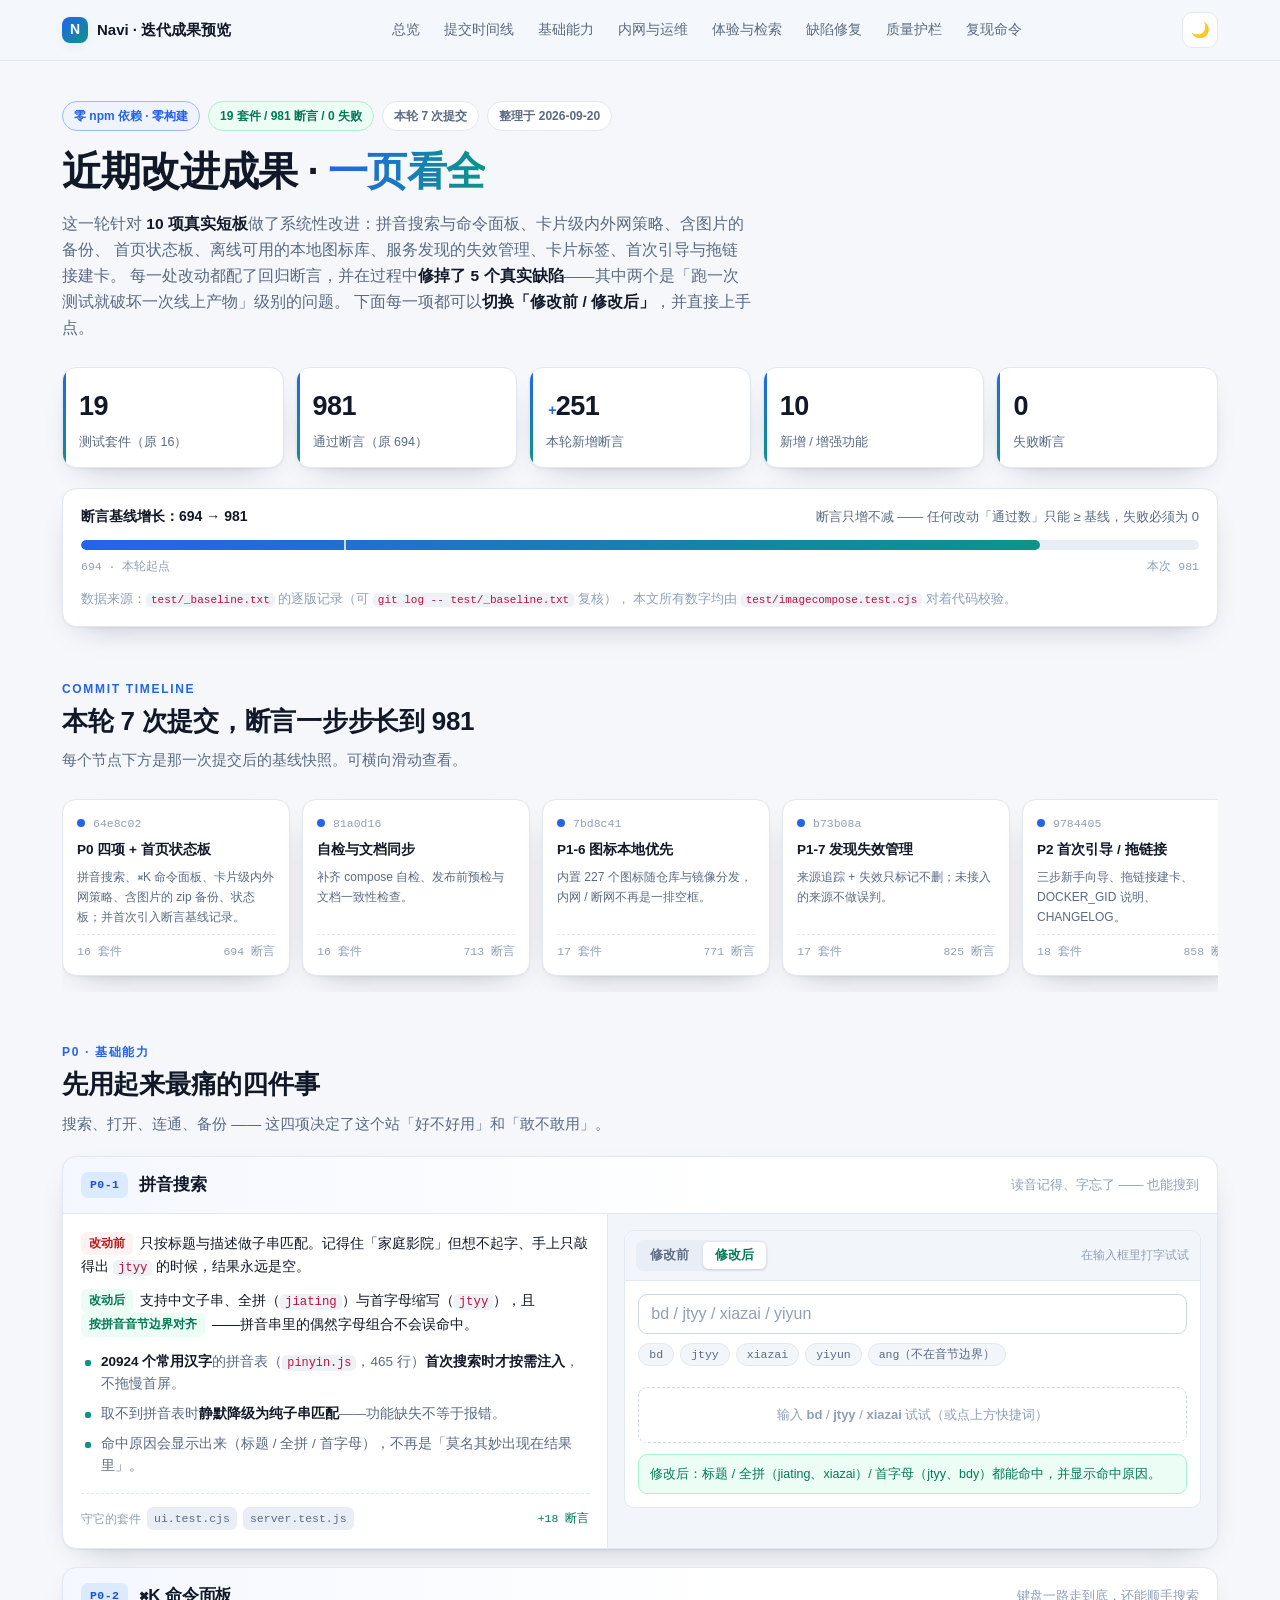
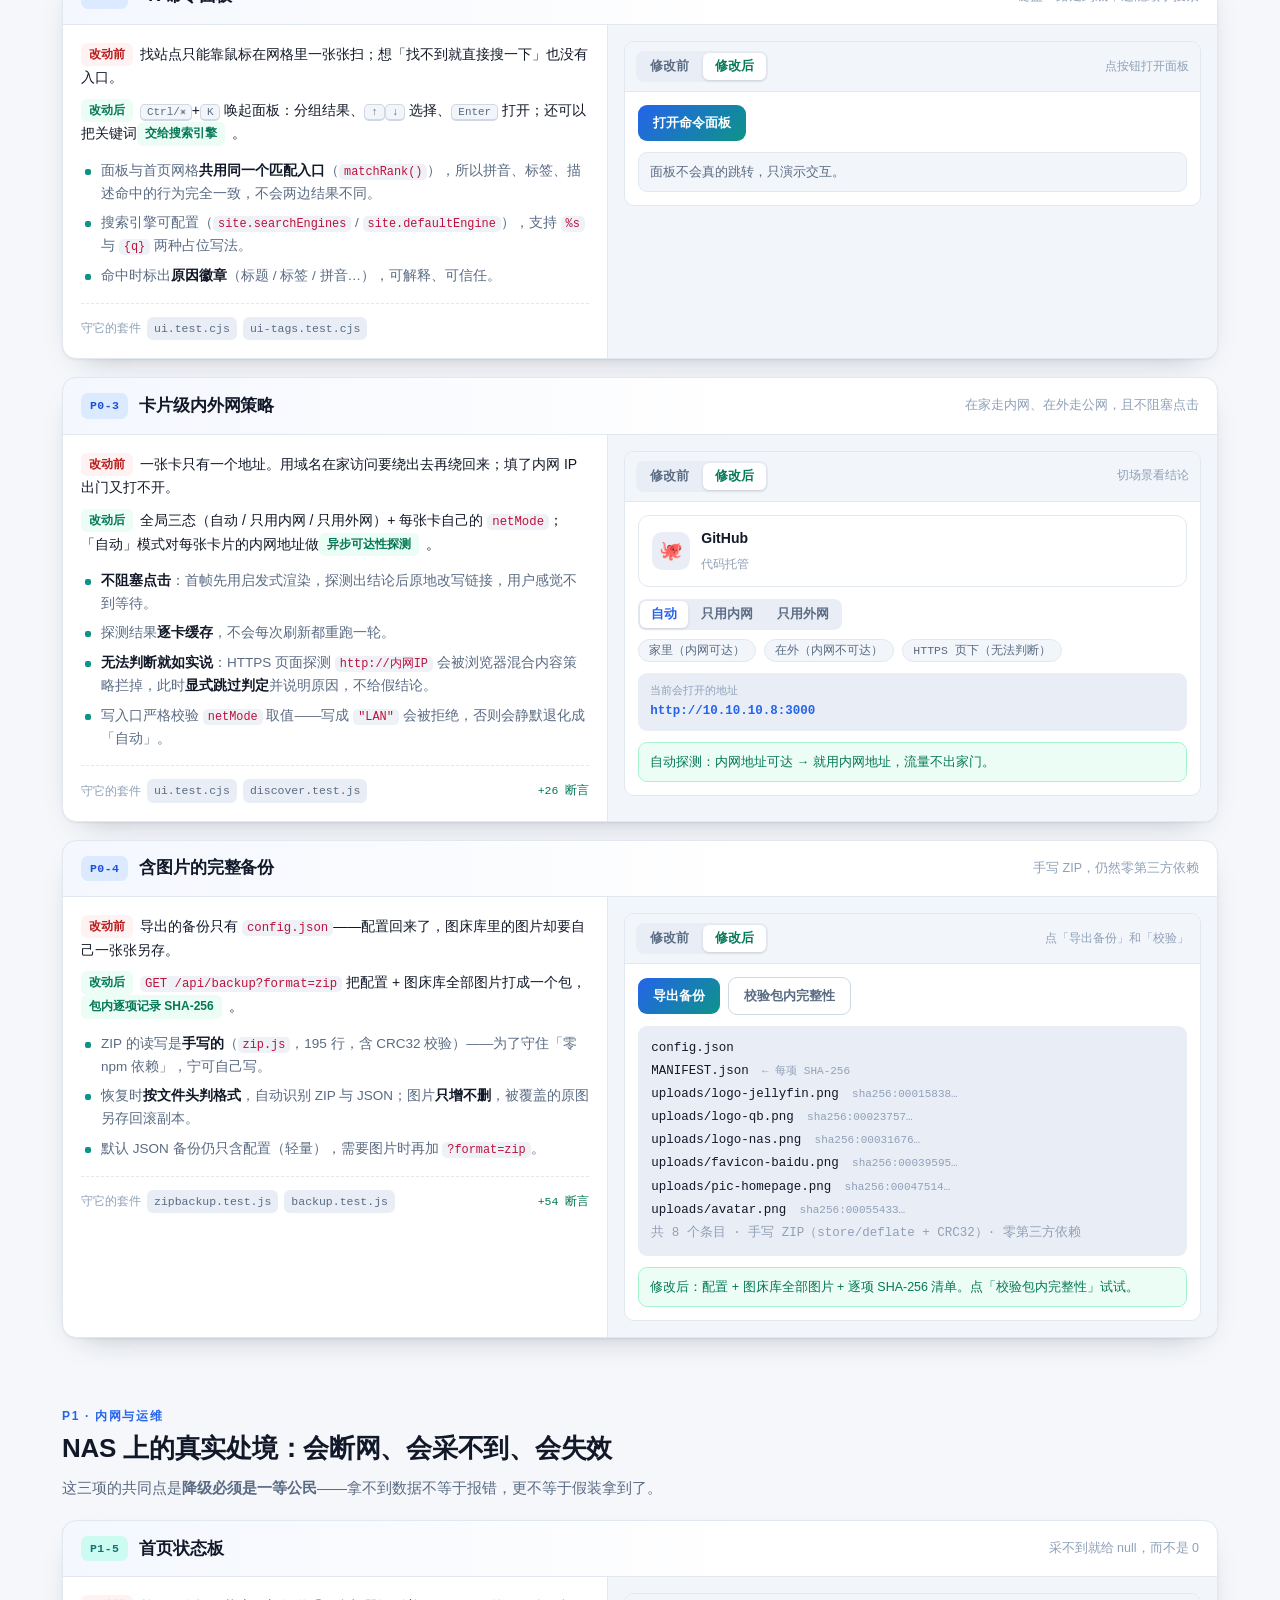
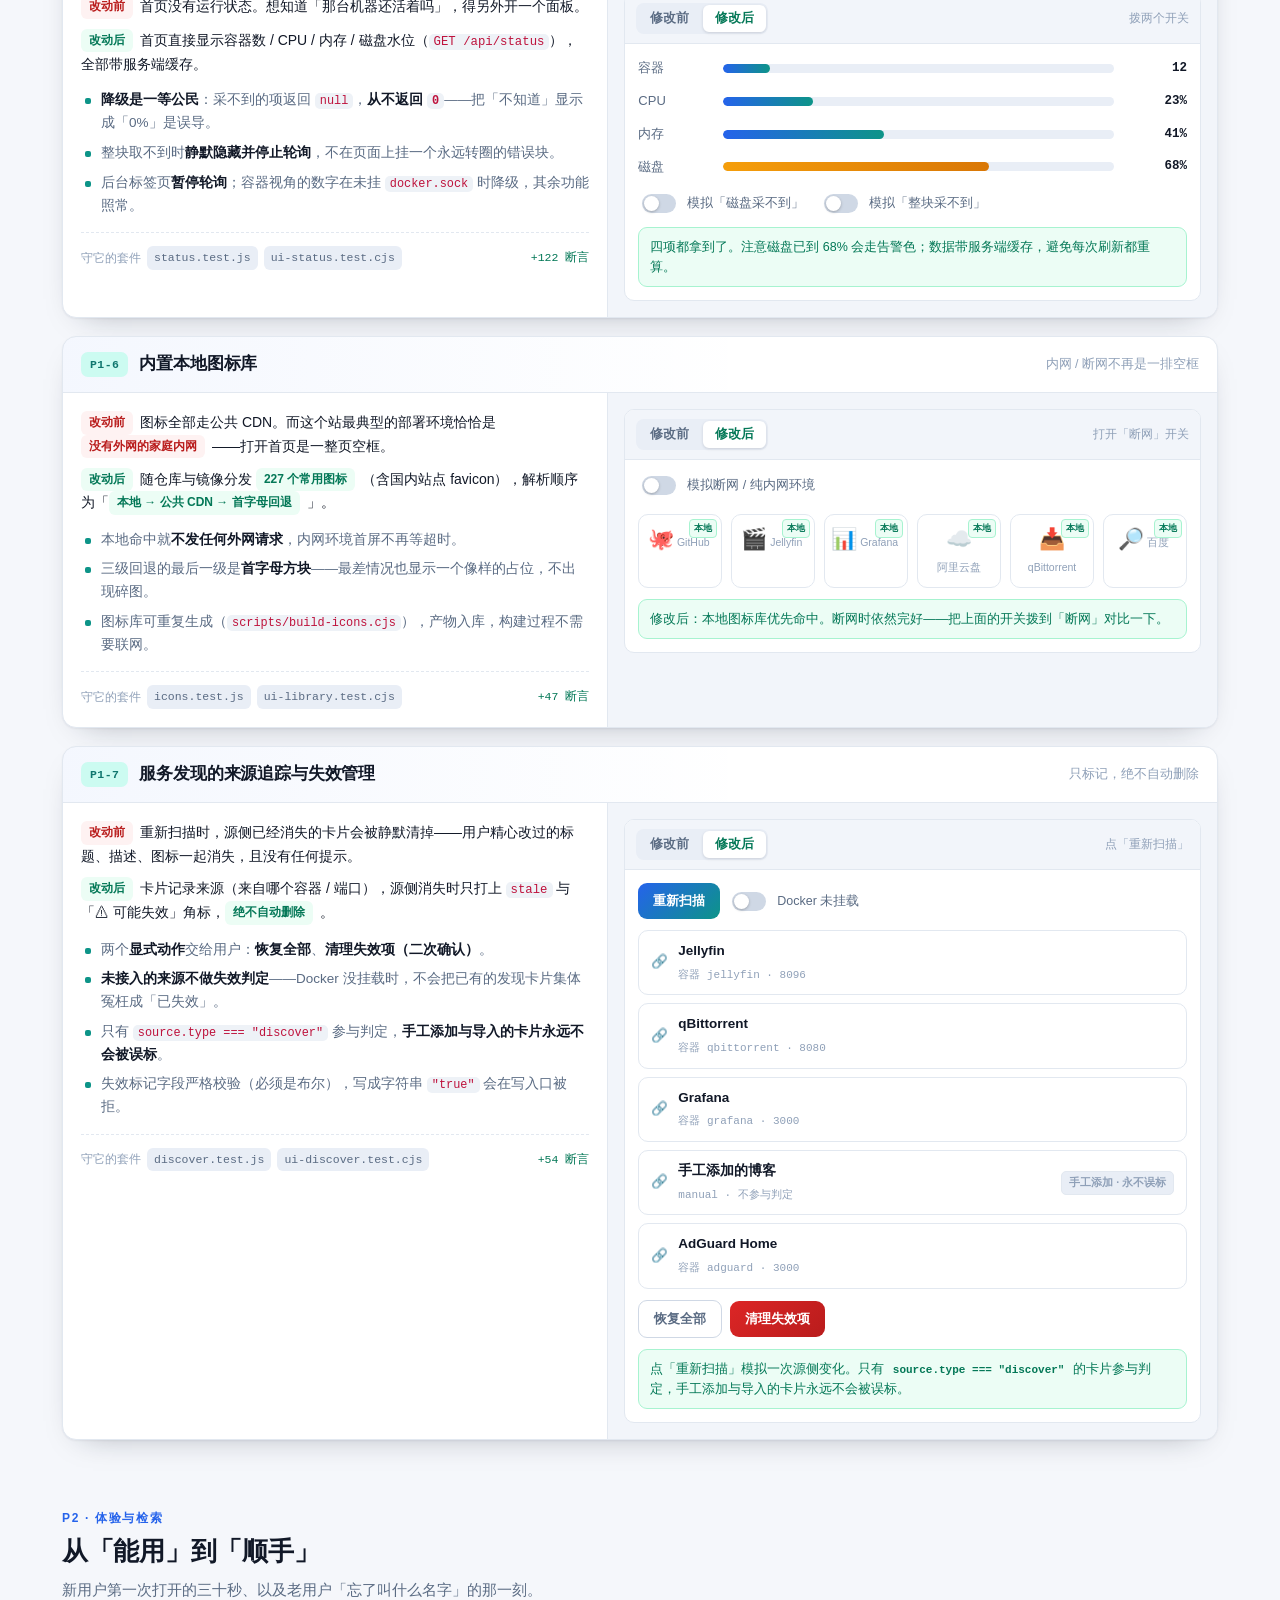
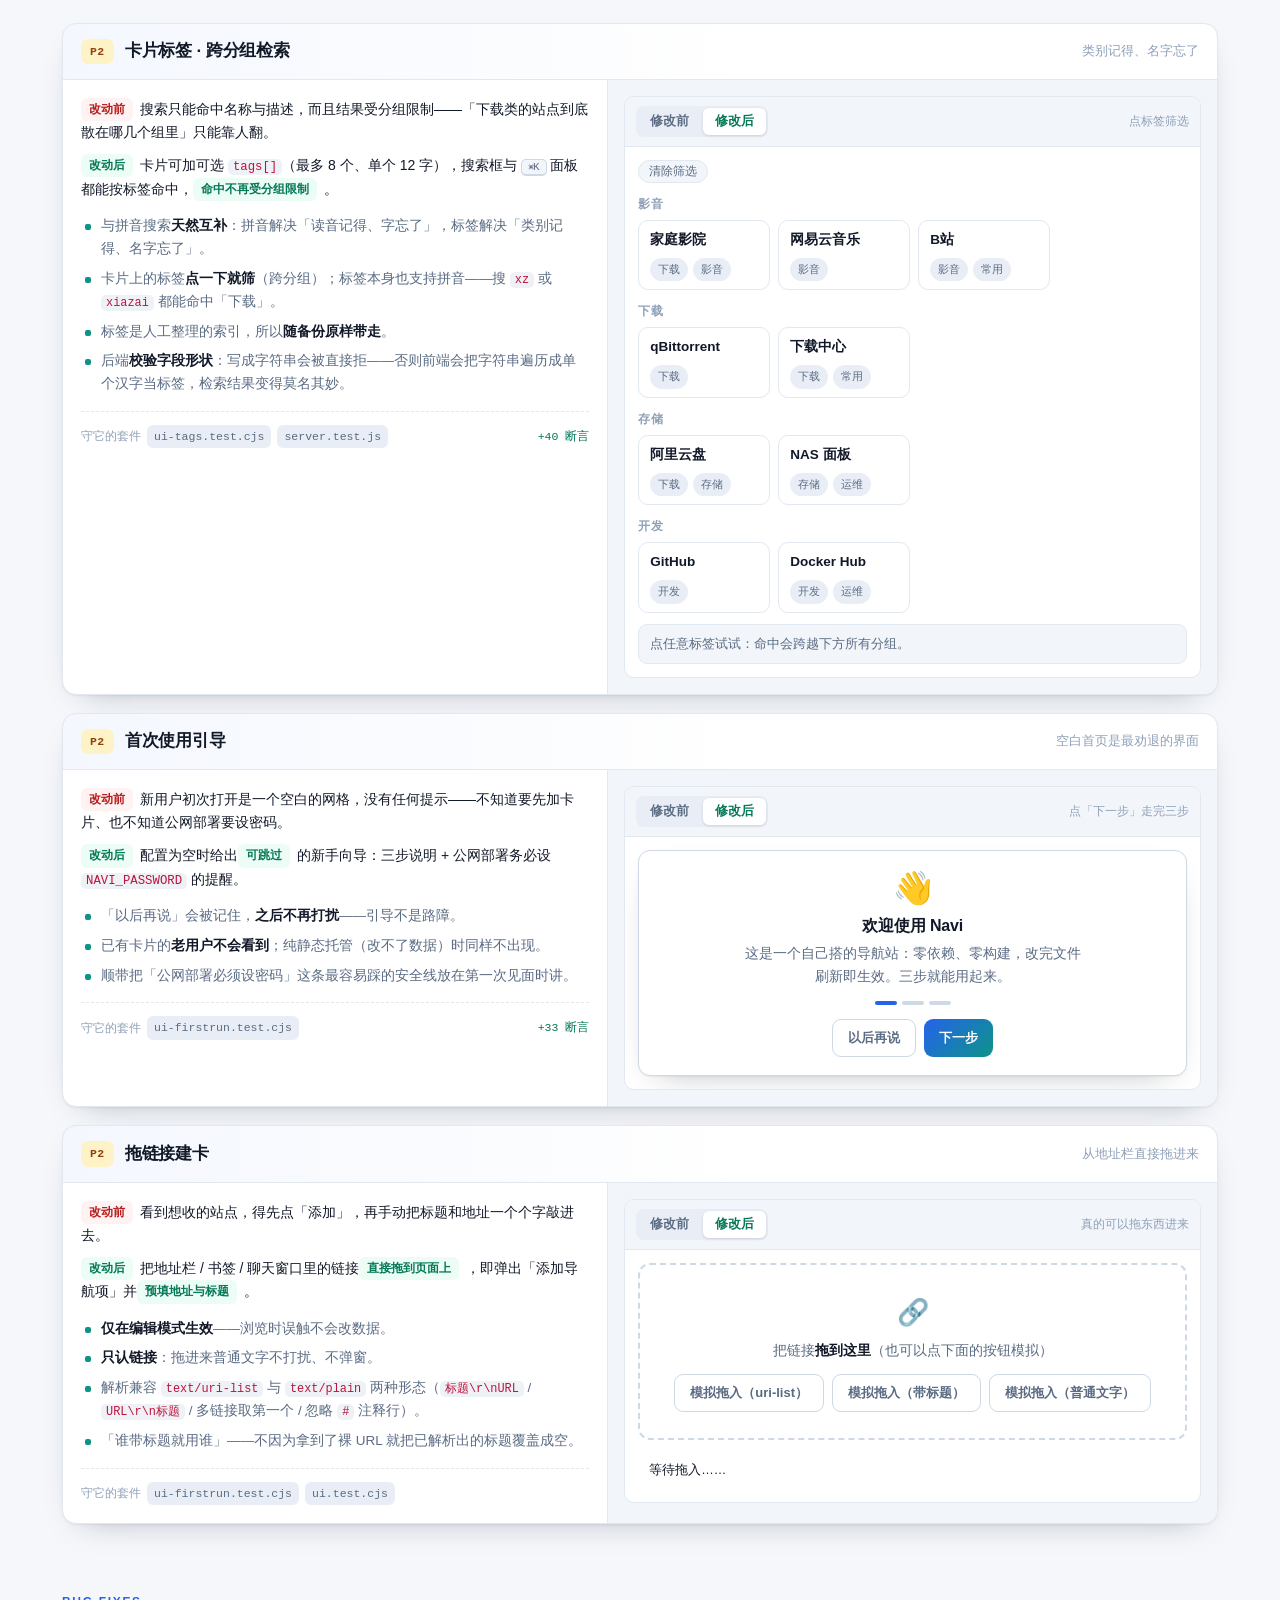
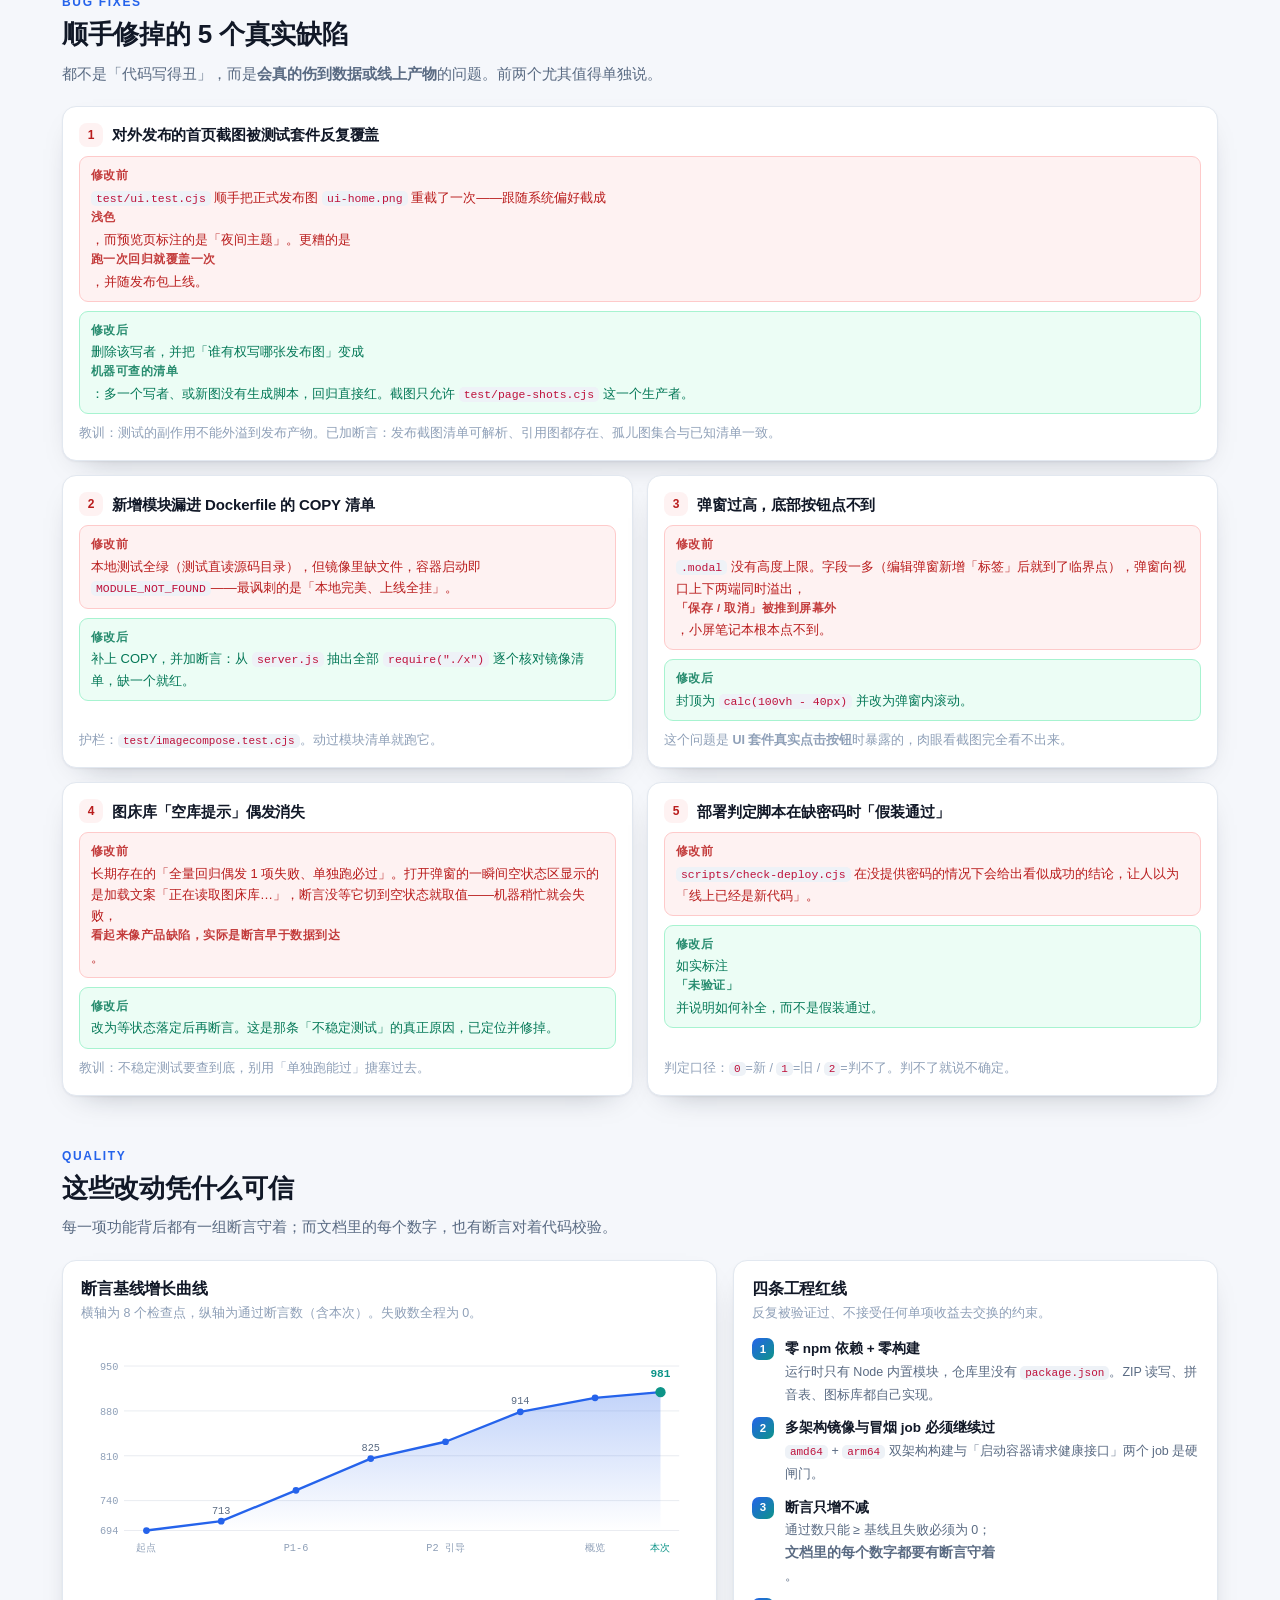
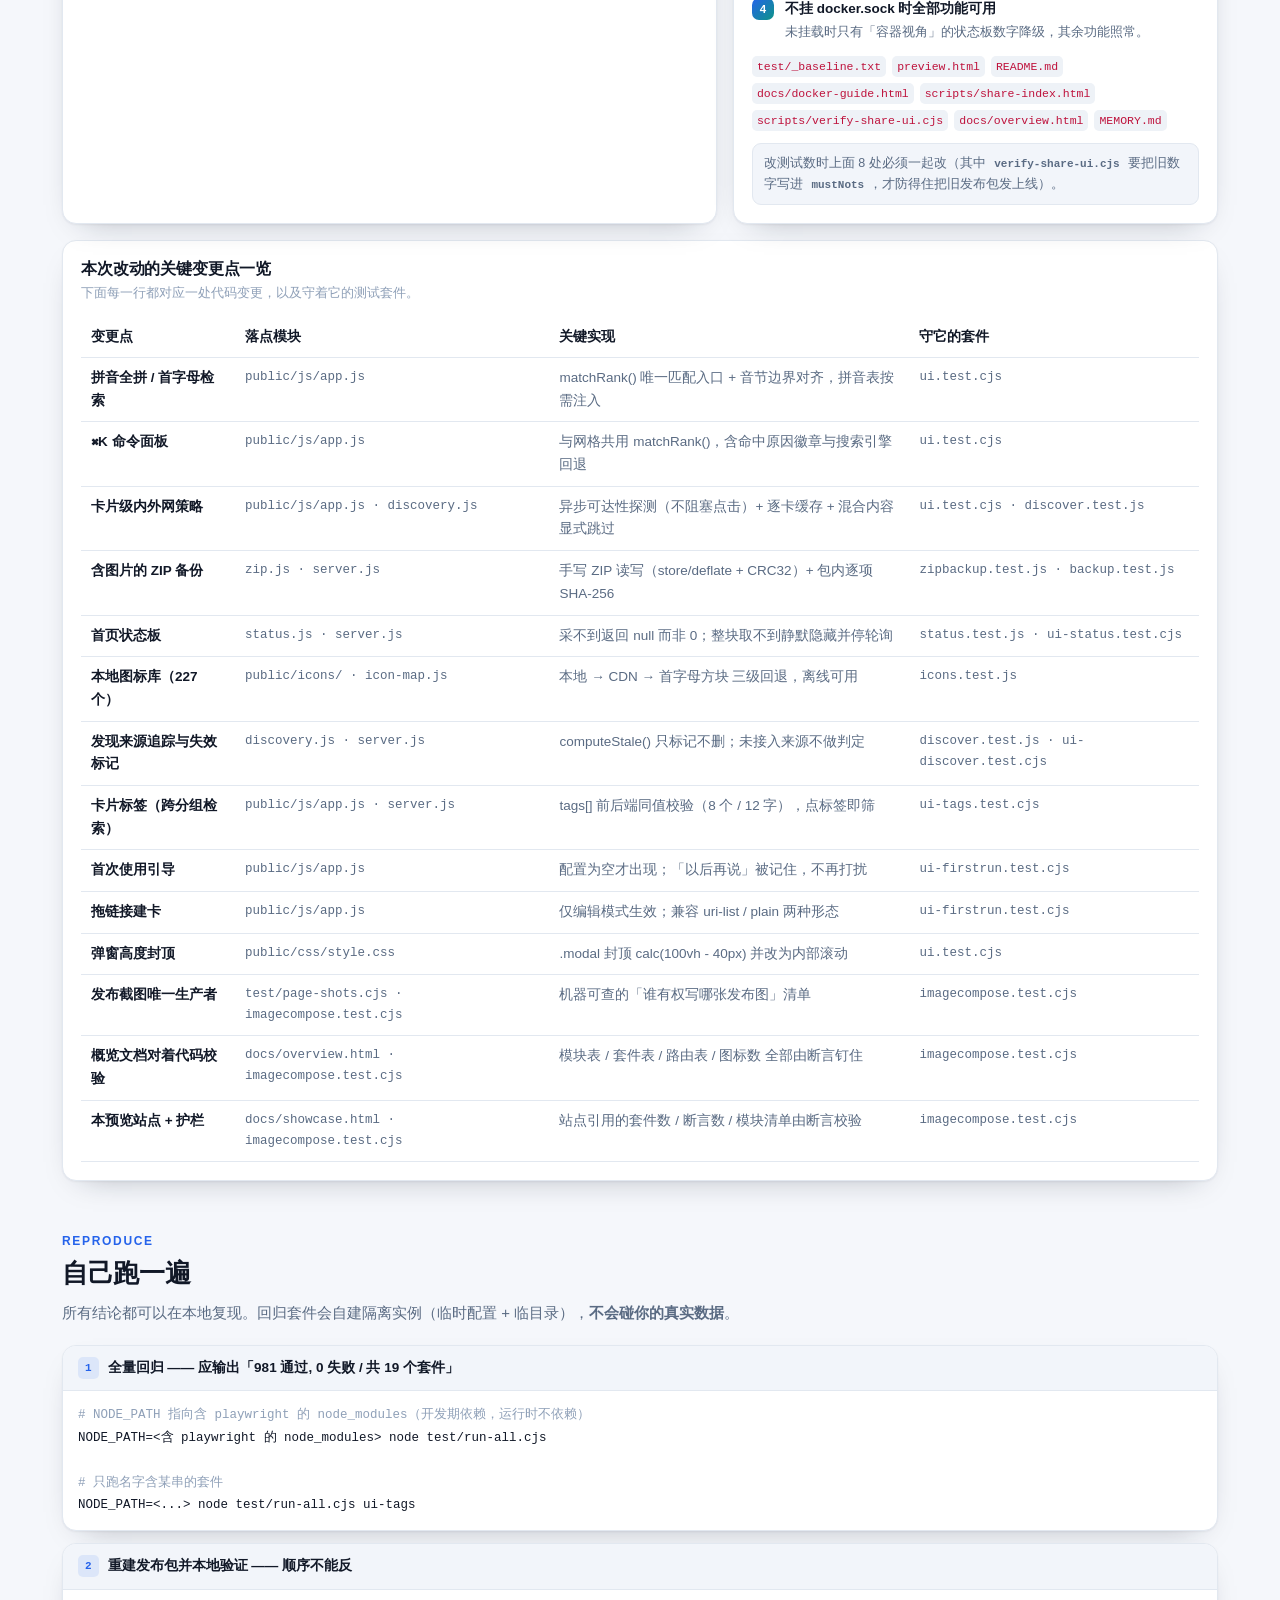
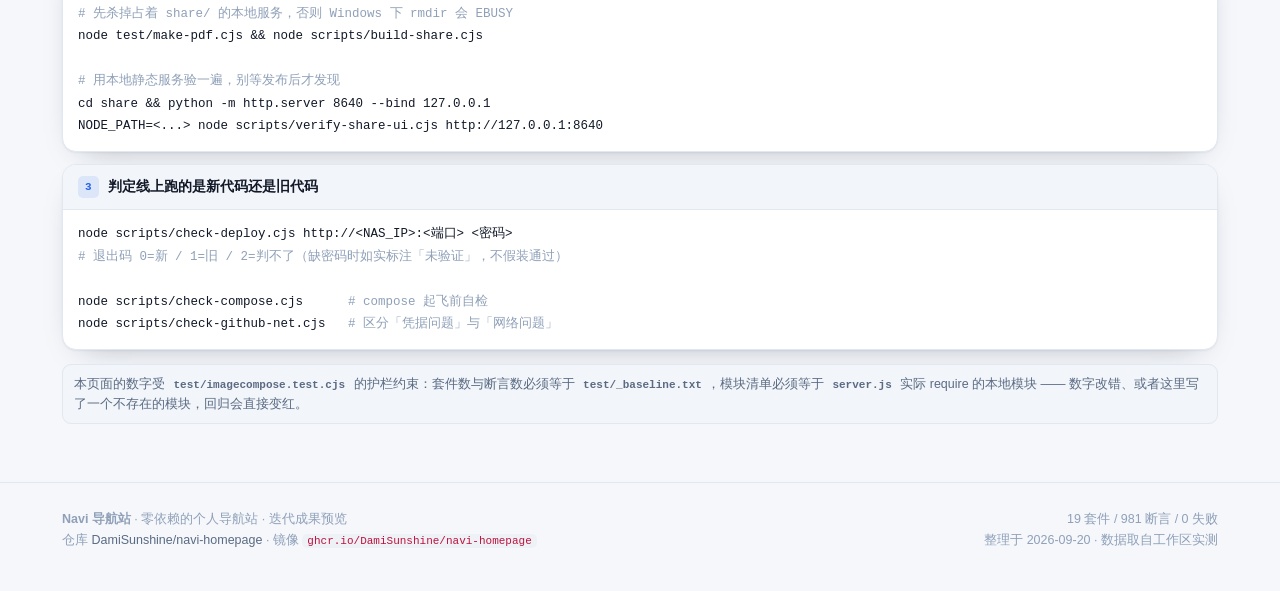
<file: docs/showcase.html>
<!DOCTYPE html>
<html lang="zh-CN" data-theme="light">
<head>
<meta charset="utf-8">
<meta name="viewport" content="width=device-width, initial-scale=1, viewport-fit=cover">
<meta name="description" content="Navi 导航站 · 近期改进成果预览：10 项新功能的前后对比、5 处真实缺陷修复、19 套件 / 981 断言的回归护栏。">
<title>Navi 导航站 · 迭代成果预览</title>
<style>
/* ============================================================
   Navi · 迭代成果预览站点
   自包含单文件：零外部依赖（与主站同一纪律），日/夜双主题，桌面/移动自适应
   ============================================================ */
*,*::before,*::after{box-sizing:border-box}
:root{
  --bg:#f5f7fb; --sf:#fff; --sf2:#f2f5fa; --sf3:#e9eef6;
  --bd:#e2e8f0; --bd2:#cfd8e5;
  --tx:#111827; --tx2:#5a6b83; --tx3:#8fa0b8;
  --brand:#2563eb; --brand2:#0d9488; --ring:rgba(37,99,235,.16);
  --ok:#047857; --okbg:#ecfdf5; --okbd:#a7f3d0;
  --warn:#b45309; --warnbg:#fffbeb; --warnbd:#fde68a;
  --bad:#b91c1c; --badbg:#fef2f2; --badbd:#fecaca;
  --code:#be123c; --codebg:#eef2f7;
  --sh:0 1px 2px rgba(16,24,40,.05), 0 12px 32px -20px rgba(16,24,40,.4);
  --r:14px; --rm:10px;
  --mono:Consolas,"SF Mono",Menlo,"Courier New",monospace;
}
html[data-theme=dark]{
  --bg:#070d19; --sf:#0f1829; --sf2:#16223a; --sf3:#1d2b47;
  --bd:#22304a; --bd2:#33456460;
  --tx:#e8eefb; --tx2:#9cb0cd; --tx3:#6d82a3;
  --brand:#5b9dff; --brand2:#2dd4bf; --ring:rgba(91,157,255,.2);
  --ok:#34d399; --okbg:#052e23; --okbd:#0f5c46;
  --warn:#fbbf24; --warnbg:#3a2c05; --warnbd:#6b5010;
  --bad:#f87171; --badbg:#3a1010; --badbd:#7f2222;
  --code:#fca5a5; --codebg:#1a2438;
  --sh:0 1px 2px rgba(0,0,0,.5), 0 16px 40px -22px rgba(0,0,0,.9);
}
html{-webkit-text-size-adjust:100%;scroll-behavior:smooth;scroll-padding-top:74px}
body{
  margin:0;background:var(--bg);color:var(--tx);font-size:15px;line-height:1.68;
  font-family:-apple-system,BlinkMacSystemFont,"Segoe UI","PingFang SC","Hiragino Sans GB","Microsoft YaHei",sans-serif;
  -webkit-font-smoothing:antialiased;
}
a{color:var(--brand);text-decoration:none}
code{font-family:var(--mono);font-size:.88em;background:var(--codebg);color:var(--code);padding:1px 5px;border-radius:5px;word-break:break-word}
kbd{font-family:var(--mono);font-size:.78em;background:var(--sf2);border:1px solid var(--bd2);border-bottom-width:2px;border-radius:5px;padding:1px 6px;color:var(--tx2);white-space:nowrap}
h1,h2,h3,h4{margin:0;font-weight:750;line-height:1.3;letter-spacing:-.01em}
ul{margin:0;padding:0;list-style:none}
.wrap{max-width:1200px;margin:0 auto;padding:0 22px}
.only-sm{display:none!important}

/* ---------- 顶栏 ---------- */
.tb{position:sticky;top:0;z-index:60;background:color-mix(in srgb,var(--bg) 82%,transparent);backdrop-filter:saturate(180%) blur(14px);border-bottom:1px solid var(--bd)}
.tb-in{display:flex;align-items:center;gap:14px;height:60px}
.brand{display:flex;align-items:center;gap:9px;font-weight:750;color:var(--tx);white-space:nowrap;font-size:15px}
.brand .logo{width:26px;height:26px;border-radius:8px;display:grid;place-items:center;color:#fff;font-size:14px;font-weight:800;
  background:linear-gradient(135deg,var(--brand),var(--brand2));box-shadow:0 4px 12px -4px var(--ring)}
.nav{display:flex;gap:2px;margin-left:auto;flex-wrap:wrap}
.nav a{color:var(--tx2);font-size:13.5px;padding:7px 11px;border-radius:9px;white-space:nowrap}
.nav a:hover{background:var(--sf2);color:var(--tx)}
.tb-act{display:flex;gap:8px;margin-left:auto}
.icon-btn{width:36px;height:36px;border-radius:10px;border:1px solid var(--bd);background:var(--sf);color:var(--tx2);
  cursor:pointer;font-size:15px;display:grid;place-items:center;transition:.15s}
.icon-btn:hover{border-color:var(--bd2);color:var(--tx);background:var(--sf2)}

/* ---------- Hero / 总览 ---------- */
.hero{padding:40px 0 8px}
.eyebrow{display:flex;flex-wrap:wrap;gap:8px;margin-bottom:14px}
.pill{display:inline-flex;align-items:center;gap:6px;font-size:12px;font-weight:600;padding:4px 11px;border-radius:999px;
  border:1px solid var(--bd);background:var(--sf);color:var(--tx2)}
.pill.b{color:var(--brand);border-color:color-mix(in srgb,var(--brand) 35%,var(--bd));background:color-mix(in srgb,var(--brand) 8%,var(--sf))}
.pill.g{color:var(--ok);border-color:var(--okbd);background:var(--okbg)}
.hero h1{font-size:clamp(26px,4.4vw,40px);letter-spacing:-.02em}
.hero h1 em{font-style:normal;background:linear-gradient(90deg,var(--brand),var(--brand2));-webkit-background-clip:text;background-clip:text;color:transparent}
.lede{margin:14px 0 0;max-width:80ch;color:var(--tx2);font-size:15.5px}
.lede b{color:var(--tx)}
.kpis{display:grid;grid-template-columns:repeat(5,1fr);gap:12px;margin:26px 0 0}
.kpi{background:var(--sf);border:1px solid var(--bd);border-radius:var(--r);padding:16px 16px 14px;box-shadow:var(--sh);position:relative;overflow:hidden}
.kpi::after{content:"";position:absolute;inset:0 auto 0 0;width:3px;background:linear-gradient(var(--brand),var(--brand2))}
.kpi .n{font-size:27px;font-weight:780;letter-spacing:-.02em;font-variant-numeric:tabular-nums}
.kpi .n small{font-size:14px;font-weight:700;color:var(--brand);margin-left:2px}
.kpi .l{font-size:12.5px;color:var(--tx2);margin-top:2px}
/* 进度条（本轮断言增长） */
.growth{margin-top:20px;background:var(--sf);border:1px solid var(--bd);border-radius:var(--r);padding:16px 18px;box-shadow:var(--sh)}
.growth .gh{display:flex;justify-content:space-between;align-items:baseline;gap:12px;flex-wrap:wrap;font-size:13px;color:var(--tx2)}
.growth .gh b{color:var(--tx);font-size:14px}
.bar{height:10px;border-radius:999px;background:var(--sf3);margin-top:12px;overflow:hidden;position:relative}
.bar i{display:block;height:100%;width:0;border-radius:999px;background:linear-gradient(90deg,var(--brand),var(--brand2));transition:width 1.1s cubic-bezier(.22,1,.36,1)}
.bar .mk{position:absolute;top:-4px;bottom:-4px;width:2px;background:var(--bd2)}
.barlbl{display:flex;justify-content:space-between;font-size:11.5px;color:var(--tx3);margin-top:7px;font-family:var(--mono)}
.srcnote{margin-top:12px;font-size:12.5px;color:var(--tx3)}

/* ---------- 通用分节 ---------- */
section{padding:44px 0 6px}
.shead{margin-bottom:20px}
.shead .kicker{font-size:12px;font-weight:700;letter-spacing:.14em;text-transform:uppercase;color:var(--brand)}
.shead h2{font-size:clamp(20px,2.6vw,26px);margin-top:6px}
.shead p{margin:9px 0 0;color:var(--tx2);max-width:82ch}
.grp{margin:26px 0 12px;display:flex;align-items:center;gap:11px;flex-wrap:wrap}
.grp h3{font-size:16px}
.grp .line{flex:1;height:1px;background:var(--bd);min-width:20px}

/* ---------- 时间线 ---------- */
.tl{display:flex;gap:12px;overflow-x:auto;padding:6px 2px 16px;scroll-snap-type:x proximity;-webkit-overflow-scrolling:touch}
.tl::-webkit-scrollbar{height:8px}
.tl::-webkit-scrollbar-thumb{background:var(--bd2);border-radius:99px}
.tlc{flex:0 0 228px;scroll-snap-align:start;background:var(--sf);border:1px solid var(--bd);border-radius:var(--r);
  padding:14px;box-shadow:var(--sh);position:relative;display:flex;flex-direction:column;gap:7px}
.tlc.top{border-color:color-mix(in srgb,var(--brand) 40%,var(--bd));background:color-mix(in srgb,var(--brand) 5%,var(--sf))}
.tlc .h{display:flex;align-items:center;gap:8px}
.tlc .h code{font-size:11.5px;background:transparent;color:var(--tx3);padding:0}
.tlc .h .dot{width:8px;height:8px;border-radius:99px;background:var(--brand);flex:0 0 auto}
.tlc .t{font-size:13.5px;font-weight:700;line-height:1.45}
.tlc .d{font-size:12px;color:var(--tx2);flex:1}
.tlc .b{font-size:11.5px;font-family:var(--mono);color:var(--tx3);border-top:1px dashed var(--bd);padding-top:7px;display:flex;justify-content:space-between;gap:8px}
.tlc .b b{color:var(--brand)}

/* ---------- 改动卡 ---------- */
.cc{background:var(--sf);border:1px solid var(--bd);border-radius:var(--r);box-shadow:var(--sh);overflow:hidden;margin-bottom:18px}
.cc-head{display:flex;align-items:center;gap:11px;padding:15px 18px;border-bottom:1px solid var(--bd);flex-wrap:wrap;background:linear-gradient(90deg,color-mix(in srgb,var(--brand) 5%,transparent),transparent 60%)}
.stage{font-size:11.5px;font-weight:750;letter-spacing:.04em;padding:3px 9px;border-radius:7px;font-family:var(--mono)}
.stage.p0{background:#dbeafe;color:#1d4ed8}
.stage.p1{background:#ccfbf1;color:#0f766e}
.stage.p2{background:#fef3c7;color:#92400e}
html[data-theme=dark] .stage.p0{background:#1e3a8a55;color:#93c5fd}
html[data-theme=dark] .stage.p1{background:#134e4a66;color:#5eead4}
html[data-theme=dark] .stage.p2{background:#78350f66;color:#fcd34d}
.cc-head h3{font-size:17px}
.cc-head .tl-tag{font-size:12.5px;color:var(--tx3);margin-left:auto;text-align:right}
.cc-body{display:grid;grid-template-columns:minmax(0,1fr) minmax(0,1.12fr)}
.cc-left{padding:18px}
.cc-right{border-left:1px solid var(--bd);background:var(--sf2);padding:16px;min-width:0}
.pain,.gain{margin:0 0 10px;font-size:14px;line-height:1.62}
.pain b,.gain b{display:inline-block;font-size:12px;padding:2px 8px;border-radius:6px;margin-right:7px;vertical-align:1px}
.pain b{background:var(--badbg);color:var(--bad)}
.gain b{background:var(--okbg);color:var(--ok)}
.points{display:flex;flex-direction:column;gap:7px;margin:14px 0 0}
.points li{position:relative;padding-left:20px;font-size:13.5px;color:var(--tx2)}
.points li::before{content:"";position:absolute;left:4px;top:9px;width:6px;height:6px;border-radius:2px;background:var(--brand2)}
.points li b{color:var(--tx)}
.suites{display:flex;flex-wrap:wrap;gap:6px;align-items:center;margin-top:15px;padding-top:13px;border-top:1px dashed var(--bd);font-size:12px;color:var(--tx3)}
.suite{font-family:var(--mono);font-size:11.5px;background:var(--sf3);color:var(--tx2);border-radius:6px;padding:2px 7px}
.delta{font-size:11.5px;font-family:var(--mono);color:var(--ok);margin-left:auto}

/* ---------- demo 容器 ---------- */
.demo{background:var(--sf);border:1px solid var(--bd);border-radius:var(--rm);overflow:hidden}
.dbar{display:flex;align-items:center;gap:10px;padding:9px 11px;border-bottom:1px solid var(--bd);background:var(--sf2);flex-wrap:wrap}
.dbar .dhint{font-size:11.5px;color:var(--tx3);margin-left:auto}
.seg{display:inline-flex;background:var(--sf3);border-radius:8px;padding:2px;gap:2px}
.seg button{border:0;background:transparent;color:var(--tx2);font-size:12.5px;font-weight:650;padding:5px 12px;border-radius:6px;cursor:pointer;font-family:inherit;transition:.15s;white-space:nowrap}
.seg button.on{background:var(--sf);color:var(--tx);box-shadow:0 1px 3px rgba(16,24,40,.14)}
.seg button.on[data-v=before]{color:var(--bad)}
.seg button.on[data-v=after]{color:var(--ok)}
.dpad{padding:13px}
.demo[data-mode=before] .only-after{display:none!important}
.demo[data-mode=after] .only-before{display:none!important}
.demo[data-mode=before] .dpad{filter:saturate(.85)}
.ip{width:100%;font-size:16px;font-family:inherit;color:var(--tx);background:var(--sf);border:1px solid var(--bd2);border-radius:9px;padding:10px 12px;outline:0;transition:.15s}
.ip:focus{border-color:var(--brand);box-shadow:0 0 0 3px var(--ring)}
.ip::placeholder{color:var(--tx3)}
.btn{font-family:inherit;font-size:13px;font-weight:650;color:#fff;background:linear-gradient(135deg,var(--brand),var(--brand2));border:0;border-radius:9px;padding:9px 15px;cursor:pointer;transition:.15s}
.btn:hover{filter:brightness(1.07)}
.btn:active{transform:translateY(1px)}
.btn.gh{background:var(--sf);color:var(--tx2);border:1px solid var(--bd2)}
.btn.gh:hover{color:var(--tx);background:var(--sf2)}
.btn.dg{background:linear-gradient(135deg,#dc2626,#b91c1c)}
.btn.dg.arm{background:linear-gradient(135deg,#f59e0b,#d97706)}
.btn:disabled{opacity:.5;cursor:not-allowed}
.row{display:flex;gap:8px;flex-wrap:wrap;align-items:center}
.chips{display:flex;gap:6px;flex-wrap:wrap;margin-top:9px}
.chip{font-family:var(--mono);font-size:11.5px;background:var(--sf2);border:1px solid var(--bd);color:var(--tx2);border-radius:99px;padding:3px 10px;cursor:pointer}
.chip:hover{border-color:var(--brand);color:var(--brand)}
.note{font-size:12.5px;line-height:1.6;border-radius:9px;padding:9px 11px;margin-top:11px}
.note.ib{background:var(--okbg);border:1px solid var(--okbd);color:var(--ok)}
.note.iw{background:var(--warnbg);border:1px solid var(--warnbd);color:var(--warn)}
.note.ir{background:var(--badbg);border:1px solid var(--badbd);color:var(--bad)}
.note.ig{background:var(--sf2);border:1px solid var(--bd);color:var(--tx2)}
.note code{background:transparent;color:inherit;font-weight:650}
.empty{font-size:13px;color:var(--tx3);padding:16px;text-align:center;border:1px dashed var(--bd2);border-radius:9px;margin-top:10px}

/* 搜索结果 / 面板结果 */
.res{display:flex;flex-direction:column;gap:7px;margin-top:11px;max-height:250px;overflow:auto}
.ri{display:flex;align-items:center;gap:10px;background:var(--sf2);border:1px solid var(--bd);border-radius:9px;padding:8px 11px;font-size:13.5px}
.ri .ic{width:26px;height:26px;border-radius:7px;background:var(--sf);display:grid;place-items:center;font-size:15px;flex:0 0 auto}
.ri .tx{min-width:0;flex:1}
.ri .tx b{display:block;font-size:13.5px;white-space:nowrap;overflow:hidden;text-overflow:ellipsis}
.ri .tx span{font-size:11.5px;color:var(--tx3)}
.why{font-size:10.5px;font-weight:700;padding:2px 7px;border-radius:5px;background:var(--okbg);color:var(--ok);border:1px solid var(--okbd);white-space:nowrap;flex:0 0 auto}
.ri.hl{outline:1px solid var(--brand);background:color-mix(in srgb,var(--brand) 8%,var(--sf2))}
mark{background:color-mix(in srgb,var(--warn) 30%,transparent);color:inherit;border-radius:3px;padding:0 1px}

/* 命令面板 */
.panel{border:1px solid var(--bd2);border-radius:11px;overflow:hidden;box-shadow:var(--sh);margin-top:4px}
.plist{max-height:210px;overflow:auto}
.pgrp{font-size:11px;font-weight:750;letter-spacing:.08em;color:var(--tx3);padding:8px 12px 3px;text-transform:uppercase}
.pi{display:flex;align-items:center;gap:10px;padding:8px 12px;font-size:13.5px;cursor:pointer;border-left:2px solid transparent}
.pi .tt{flex:1;min-width:0;overflow:hidden;text-overflow:ellipsis;white-space:nowrap}
.pi .sub{font-size:11.5px;color:var(--tx3)}
.pi.sel{background:color-mix(in srgb,var(--brand) 10%,transparent);border-left-color:var(--brand)}
.pfoot{display:flex;align-items:center;gap:8px;padding:8px 12px;border-top:1px solid var(--bd);background:var(--sf2);font-size:11.5px;color:var(--tx3)}
.pfoot .sp{margin-left:auto}

/* mini 卡片 */
.mcard{display:flex;align-items:center;gap:11px;background:var(--sf);border:1px solid var(--bd);border-radius:11px;padding:11px 13px}
.mcard .av{width:38px;height:38px;border-radius:10px;background:var(--sf3);display:grid;place-items:center;font-size:19px;flex:0 0 auto}
.mcard .mm{min-width:0}
.mcard .mm b{display:block;font-size:14px}
.mcard .mm span{font-size:12px;color:var(--tx3)}
.seg3{display:inline-flex;background:var(--sf3);border-radius:8px;padding:2px;gap:2px}
.seg3 button{border:0;background:transparent;color:var(--tx2);font-size:12.5px;font-weight:650;padding:5px 11px;border-radius:6px;cursor:pointer;font-family:inherit}
.seg3 button.on{background:var(--sf);color:var(--brand);box-shadow:0 1px 3px rgba(16,24,40,.14)}
.urlbox{font-family:var(--mono);font-size:12.5px;background:var(--sf3);border-radius:9px;padding:10px 12px;margin-top:11px;word-break:break-all;line-height:1.6}
.urlbox .lbl{font-family:inherit;font-size:11px;color:var(--tx3);display:block}
.urlbox b{color:var(--brand)}

/* 文件树 */
.tree{font-family:var(--mono);font-size:12.5px;background:var(--sf3);border-radius:9px;padding:11px 13px;line-height:1.85;overflow-x:auto;white-space:pre}
.tree .dim{color:var(--tx3)}
.tree .ok{color:var(--ok)}
.tree .hash{color:var(--tx3);font-size:11px}

/* 状态板 */
.bars{display:flex;flex-direction:column;gap:11px}
.brow{display:grid;grid-template-columns:74px 1fr 62px;align-items:center;gap:11px;font-size:13px}
.brow .bn{color:var(--tx2)}
.brow .bv{text-align:right;font-variant-numeric:tabular-nums;font-weight:650;font-family:var(--mono);font-size:12.5px}
.track{height:9px;border-radius:99px;background:var(--sf3);overflow:hidden}
.track i{display:block;height:100%;border-radius:99px;background:linear-gradient(90deg,var(--brand),var(--brand2));transition:width .6s cubic-bezier(.22,1,.36,1)}
.track i.warn{background:linear-gradient(90deg,#f59e0b,#d97706)}
.track i.null{background:repeating-linear-gradient(45deg,var(--sf3),var(--sf3) 5px,var(--bd) 5px,var(--bd) 10px)}
.sw{display:inline-flex;align-items:center;gap:8px;font-size:12.5px;color:var(--tx2);cursor:pointer;user-select:none}
.sw input{appearance:none;width:34px;height:19px;border-radius:99px;background:var(--bd2);position:relative;cursor:pointer;transition:.2s;flex:0 0 auto}
.sw input::after{content:"";position:absolute;top:2px;left:2px;width:15px;height:15px;border-radius:99px;background:#fff;transition:.2s;box-shadow:0 1px 3px rgba(0,0,0,.25)}
.sw input:checked{background:var(--brand)}
.sw input:checked::after{transform:translateX(15px)}

/* 图标格 */
.igrid{display:grid;grid-template-columns:repeat(auto-fill,minmax(72px,1fr));gap:9px}
.icell{background:var(--sf);border:1px solid var(--bd);border-radius:10px;padding:10px 4px 8px;text-align:center;position:relative}
.icell .g{font-size:21px;line-height:1.3;font-family:"Segoe UI Emoji","Apple Color Emoji",sans-serif}
.icell .n{font-size:10.5px;color:var(--tx3);white-space:nowrap;overflow:hidden;text-overflow:ellipsis;padding:0 3px}
.icell .bdg{position:absolute;top:4px;right:4px;font-size:9px;font-weight:750;padding:1px 4px;border-radius:4px;background:var(--okbg);color:var(--ok);border:1px solid var(--okbd)}
.icell.dead .g{color:var(--tx3);opacity:.45}
.icell.dead .bdg{background:var(--badbg);color:var(--bad);border-color:var(--badbd)}
.icell.dead{border-style:dashed}

/* 发现列表 */
.dlist{display:flex;flex-direction:column;gap:8px}
.dit{display:flex;align-items:center;gap:10px;background:var(--sf);border:1px solid var(--bd);border-radius:10px;padding:9px 12px;font-size:13.5px;transition:.2s}
.dit .dn{min-width:0;flex:1}
.dit .dn b{display:block;font-size:13.5px;white-space:nowrap;overflow:hidden;text-overflow:ellipsis}
.dit .dn span{font-size:11px;color:var(--tx3);font-family:var(--mono)}
.dit.stale{border-color:var(--warnbd);background:var(--warnbg)}
.dit.gone{opacity:.4;text-decoration:line-through}
.warnbdg{font-size:10.5px;font-weight:750;padding:2px 7px;border-radius:5px;background:var(--warnbg);color:var(--warn);border:1px solid var(--warnbd);white-space:nowrap}

/* 标签演示 */
.tgrp{margin-bottom:11px}
.tgrp .gh2{font-size:12px;font-weight:700;color:var(--tx3);margin-bottom:6px;letter-spacing:.05em}
.tcards{display:flex;flex-wrap:wrap;gap:8px}
.tc{background:var(--sf);border:1px solid var(--bd);border-radius:10px;padding:8px 11px;min-width:132px;transition:.18s}
.tc .tt{font-size:13.5px;font-weight:650}
.tc .tts{display:flex;gap:5px;flex-wrap:wrap;margin-top:6px}
.tg{font-size:10.5px;padding:2px 7px;border-radius:99px;background:var(--sf3);color:var(--tx2);cursor:pointer;border:1px solid transparent;font-family:inherit}
.tg:hover{border-color:var(--brand);color:var(--brand)}
.tg.on{background:var(--brand);color:#fff}
.tc.dim{opacity:.28;filter:grayscale(1)}
.tc.hit{border-color:var(--brand);box-shadow:0 0 0 3px var(--ring)}

/* 向导 */
.wiz{background:var(--sf);border:1px solid var(--bd2);border-radius:12px;padding:18px;box-shadow:var(--sh);text-align:center}
.wiz .wi{font-size:32px;line-height:1.2}
.wiz h4{margin:9px 0 6px;font-size:16px}
.wiz p{margin:0;font-size:13.5px;color:var(--tx2);max-width:46ch;margin:0 auto}
.wsteps{display:flex;gap:5px;justify-content:center;margin:13px 0}
.wsteps i{width:22px;height:4px;border-radius:99px;background:var(--bd2)}
.wsteps i.on{background:var(--brand)}
.wfoot{display:flex;gap:8px;justify-content:center;margin-top:14px;flex-wrap:wrap}

/* 拖放 */
.dz{border:2px dashed var(--bd2);border-radius:12px;padding:26px 16px;text-align:center;transition:.2s;background:var(--sf)}
.dz.over{border-color:var(--brand);background:color-mix(in srgb,var(--brand) 7%,var(--sf))}
.dz .di{font-size:26px}
.dz .dt{font-size:13.5px;color:var(--tx2);margin-top:6px}
.dz .dt b{color:var(--tx)}

/* ---------- 修复列表 ---------- */
.fixes{display:grid;grid-template-columns:repeat(2,minmax(0,1fr));gap:14px}
.fx{background:var(--sf);border:1px solid var(--bd);border-radius:var(--r);padding:16px;box-shadow:var(--sh);display:flex;flex-direction:column;gap:9px}
.fx .fh{display:flex;align-items:center;gap:9px}
.fx .fh .no{width:24px;height:24px;border-radius:8px;background:var(--badbg);color:var(--bad);display:grid;place-items:center;font-size:12px;font-weight:750;flex:0 0 auto}
.fx h4{font-size:15px}
.fx .fb,.fx .fa{font-size:13px;line-height:1.62;padding:9px 11px;border-radius:9px}
.fx .fb{background:var(--badbg);border:1px solid var(--badbd);color:var(--bad)}
.fx .fa{background:var(--okbg);border:1px solid var(--okbd);color:var(--ok)}
.fx .fb b,.fx .fa b{font-size:11.5px;letter-spacing:.04em;display:block;margin-bottom:2px;opacity:.85}
.fx .fd{font-size:12.5px;color:var(--tx3);margin-top:auto}
.fx.wide{grid-column:1/-1}

/* ---------- 质量 / 图表 ---------- */
.qgrid{display:grid;grid-template-columns:minmax(0,1.35fr) minmax(0,1fr);gap:16px}
.card{background:var(--sf);border:1px solid var(--bd);border-radius:var(--r);padding:18px;box-shadow:var(--sh)}
.card h3{font-size:16px;margin-bottom:4px}
.card .cd{font-size:12.5px;color:var(--tx3);margin-bottom:14px}
.chart{width:100%;height:auto;display:block}
.rules{display:flex;flex-direction:column;gap:11px}
.rule{display:flex;gap:11px;font-size:13.5px}
.rule .rn{width:22px;height:22px;border-radius:7px;background:linear-gradient(135deg,var(--brand),var(--brand2));color:#fff;display:grid;place-items:center;font-size:11.5px;font-weight:750;flex:0 0 auto}
.rule b{display:block;font-size:13.5px}
.rule span{color:var(--tx2);font-size:12.5px}
.synclist{display:flex;flex-wrap:wrap;gap:6px;margin-top:12px}
.synclist code{font-size:11.5px}

/* ---------- 命令 ---------- */
.cmd{background:var(--sf);border:1px solid var(--bd);border-radius:var(--r);overflow:hidden;box-shadow:var(--sh)}
.cmd + .cmd{margin-top:12px}
.cmd .ch{display:flex;align-items:center;gap:9px;padding:11px 15px;border-bottom:1px solid var(--bd);background:var(--sf2);font-size:13.5px;font-weight:650}
.cmd .ch .k{font-family:var(--mono);font-size:11px;color:var(--brand);background:color-mix(in srgb,var(--brand) 10%,transparent);padding:2px 7px;border-radius:5px}
.cmd pre{margin:0;padding:13px 15px;overflow-x:auto;font-family:var(--mono);font-size:12.5px;line-height:1.8;color:var(--tx);background:transparent}
.cmd pre .c{color:var(--tx3)}
.cmd pre .g{color:var(--ok)}
.cmd pre .w{color:var(--warn)}

/* ---------- 页脚 ---------- */
footer{margin-top:52px;padding:26px 0 40px;border-top:1px solid var(--bd);color:var(--tx3);font-size:12.5px}
footer .fw{display:flex;justify-content:space-between;gap:14px;flex-wrap:wrap}
footer a{color:var(--tx2)}
.up{position:fixed;right:16px;bottom:16px;z-index:50;opacity:0;pointer-events:none;transition:.2s}
.up.on{opacity:1;pointer-events:auto}

/* ---------- 响应式 ---------- */
@media (max-width:1040px){
  .kpis{grid-template-columns:repeat(3,1fr)}
  .qgrid{grid-template-columns:1fr}
  .cc-body{grid-template-columns:1fr}
  .cc-right{border-left:0;border-top:1px solid var(--bd)}
}
@media (max-width:820px){
  .only-sm{display:grid!important}
  .nav{display:none;position:absolute;left:0;right:0;top:60px;flex-direction:column;background:var(--sf);border-bottom:1px solid var(--bd);padding:8px 14px 14px;box-shadow:var(--sh);margin:0}
  .nav.open{display:flex}
  .nav a{padding:11px 12px;border-radius:9px;font-size:14px}
  .tb-in{position:relative}
  .kpis{grid-template-columns:repeat(2,1fr)}
  .kpis .kpi:last-child{grid-column:1/-1}
  .fixes{grid-template-columns:1fr}
  .hero{padding-top:28px}
  section{padding-top:34px}
  .cc-head .tl-tag{margin-left:0;text-align:left;width:100%}
}
@media (max-width:520px){
  .wrap{padding:0 15px}
  .kpi .n{font-size:23px}
  .tlc{flex:0 0 200px}
  .cc-left,.cc-right{padding:14px}
  .brow{grid-template-columns:60px 1fr 54px;gap:8px}
  .dbar .dhint{display:none}
  body{font-size:14.5px}
  /* 触控目标放大：小屏上这些控件都要手指点得到 */
  .seg button{padding:8px 14px}
  .seg3 button{padding:8px 13px}
  .chip{padding:7px 13px}
  .tg{padding:6px 11px}
  .pi{padding:11px 12px}
}
@media print{
  .tb,.up,.seg,.seg3,.chip,.btn{display:none!important}
  .demo[data-mode=before] .only-after{display:none!important}
  body{background:#fff}
}
</style>
</head>
<body>
<a id="top"></a>

<header class="tb">
  <div class="tb-in wrap">
    <a class="brand" href="#top"><span class="logo">N</span> Navi · 迭代成果预览</a>
    <nav class="nav" id="nav">
      <a href="#overview">总览</a>
      <a href="#timeline">提交时间线</a>
      <a href="#basics">基础能力</a>
      <a href="#ops">内网与运维</a>
      <a href="#exp">体验与检索</a>
      <a href="#fixes">缺陷修复</a>
      <a href="#quality">质量护栏</a>
      <a href="#run">复现命令</a>
    </nav>
    <div class="tb-act">
      <button class="icon-btn only-sm" id="navBtn" aria-label="展开导航">☰</button>
      <button class="icon-btn" id="themeBtn" aria-label="切换主题" title="切换日/夜主题">🌙</button>
    </div>
  </div>
</header>

<main>
<!-- ============ 总览 ============ -->
<section id="overview" class="hero">
  <div class="wrap">
    <div class="eyebrow">
      <span class="pill b">零 npm 依赖 · 零构建</span>
      <span class="pill g">19 套件 / 981 断言 / 0 失败</span>
      <span class="pill">本轮 7 次提交</span>
      <span class="pill">整理于 2026-09-20</span>
    </div>
    <h1>近期改进成果 · <em>一页看全</em></h1>
    <p class="lede">
      这一轮针对 <b>10 项真实短板</b>做了系统性改进：拼音搜索与命令面板、卡片级内外网策略、含图片的备份、
      首页状态板、离线可用的本地图标库、服务发现的失效管理、卡片标签、首次引导与拖链接建卡。
      每一处改动都配了回归断言，并在过程中<b>修掉了 5 个真实缺陷</b>——其中两个是「跑一次测试就破坏一次线上产物」级别的问题。
      下面每一项都可以<b>切换「修改前 / 修改后」</b>，并直接上手点。
    </p>

    <div class="kpis">
      <div class="kpi"><div class="n" data-count="19">0</div><div class="l">测试套件（原 16）</div></div>
      <div class="kpi"><div class="n" data-count="981">0</div><div class="l">通过断言（原 694）</div></div>
      <div class="kpi"><div class="n"><small>+</small><span data-count="251">0</span></div><div class="l">本轮新增断言</div></div>
      <div class="kpi"><div class="n" data-count="10">0</div><div class="l">新增 / 增强功能</div></div>
      <div class="kpi"><div class="n" data-count="0">0</div><div class="l">失败断言</div></div>
    </div>

    <div class="growth">
      <div class="gh">
        <b>断言基线增长：694 → 981</b>
        <span>断言只增不减 —— 任何改动「通过数」只能 ≥ 基线，失败必须为 0</span>
      </div>
      <div class="bar"><i id="growthBar"></i><span class="mk" style="left:23.5%"></span></div>
      <div class="barlbl"><span>694 · 本轮起点</span><span>本次 981</span></div>
      <div class="srcnote">
        数据来源：<code>test/_baseline.txt</code> 的逐版记录（可 <code>git log -- test/_baseline.txt</code> 复核），
        本文所有数字均由 <code>test/imagecompose.test.cjs</code> 对着代码校验。
      </div>
    </div>
  </div>
</section>

<!-- ============ 时间线 ============ -->
<section id="timeline">
  <div class="wrap">
    <div class="shead">
      <div class="kicker">Commit Timeline</div>
      <h2>本轮 7 次提交，断言一步步长到 981</h2>
      <p>每个节点下方是那一次提交后的基线快照。可横向滑动查看。</p>
    </div>
    <div class="tl">
      <div class="tlc">
        <div class="h"><span class="dot"></span><code>64e8c02</code></div>
        <div class="t">P0 四项 + 首页状态板</div>
        <div class="d">拼音搜索、⌘K 命令面板、卡片级内外网策略、含图片的 zip 备份、状态板；并首次引入断言基线记录。</div>
        <div class="b"><span>16 套件</span><span>694 断言</span></div>
      </div>
      <div class="tlc">
        <div class="h"><span class="dot"></span><code>81a0d16</code></div>
        <div class="t">自检与文档同步</div>
        <div class="d">补齐 compose 自检、发布前预检与文档一致性检查。</div>
        <div class="b"><span>16 套件</span><span>713 断言</span></div>
      </div>
      <div class="tlc">
        <div class="h"><span class="dot"></span><code>7bd8c41</code></div>
        <div class="t">P1-6 图标本地优先</div>
        <div class="d">内置 227 个图标随仓库与镜像分发，内网 / 断网不再是一排空框。</div>
        <div class="b"><span>17 套件</span><span>771 断言</span></div>
      </div>
      <div class="tlc">
        <div class="h"><span class="dot"></span><code>b73b08a</code></div>
        <div class="t">P1-7 发现失效管理</div>
        <div class="d">来源追踪 + 失效只标记不删；未接入的来源不做误判。</div>
        <div class="b"><span>17 套件</span><span>825 断言</span></div>
      </div>
      <div class="tlc">
        <div class="h"><span class="dot"></span><code>9784405</code></div>
        <div class="t">P2 首次引导 / 拖链接</div>
        <div class="d">三步新手向导、拖链接建卡、DOCKER_GID 说明、CHANGELOG。</div>
        <div class="b"><span>18 套件</span><span>858 断言</span></div>
      </div>
      <div class="tlc">
        <div class="h"><span class="dot"></span><code>455df07</code></div>
        <div class="t">P2 卡片标签</div>
        <div class="d">标签成为可检索索引：跨分组命中，面板给出「标签」命中原因。</div>
        <div class="b"><span>19 套件</span><span>914 断言</span></div>
      </div>
      <div class="tlc">
        <div class="h"><span class="dot"></span><code>a55999e</code></div>
        <div class="t">项目概览 + 护栏</div>
        <div class="d">概览文档的模块表 / 套件表 / 路由表全部改由断言对着代码校验。</div>
        <div class="b"><span>19 套件</span><span>940 断言</span></div>
      </div>
      <div class="tlc top">
        <div class="h"><span class="dot"></span><code>本次</code></div>
        <div class="t">预览站点 + 护栏</div>
        <div class="d">本页面本身，以及钉住本文数字的 3 条断言。</div>
        <div class="b"><span>19 套件</span><span><b>981 断言</b></span></div>
      </div>
    </div>
  </div>
</section>

<!-- ============ 基础能力 ============ -->
<section id="basics">
  <div class="wrap">
    <div class="shead">
      <div class="kicker">P0 · 基础能力</div>
      <h2>先用起来最痛的四件事</h2>
      <p>搜索、打开、连通、备份 —— 这四项决定了这个站「好不好用」和「敢不敢用」。</p>
    </div>

    <!-- 1 拼音搜索 -->
    <article class="cc" id="c-py">
      <div class="cc-head">
        <span class="stage p0">P0-1</span>
        <h3>拼音搜索</h3>
        <span class="tl-tag">读音记得、字忘了 —— 也能搜到</span>
      </div>
      <div class="cc-body">
        <div class="cc-left">
          <p class="pain"><b>改动前</b>只按标题与描述做子串匹配。记得住「家庭影院」但想不起字、手上只敲得出 <code>jtyy</code> 的时候，结果永远是空。</p>
          <p class="gain"><b>改动后</b>支持中文子串、全拼（<code>jiating</code>）与首字母缩写（<code>jtyy</code>），且<b>按拼音音节边界对齐</b>——拼音串里的偶然字母组合不会误命中。</p>
          <ul class="points">
            <li><b>20924 个常用汉字</b>的拼音表（<code>pinyin.js</code>，465 行）<b>首次搜索时才按需注入</b>，不拖慢首屏。</li>
            <li>取不到拼音表时<b>静默降级为纯子串匹配</b>——功能缺失不等于报错。</li>
            <li>命中原因会显示出来（标题 / 全拼 / 首字母），不再是「莫名其妙出现在结果里」。</li>
          </ul>
          <div class="suites">守它的套件<span class="suite">ui.test.cjs</span><span class="suite">server.test.js</span><span class="delta">+18 断言</span></div>
        </div>
        <div class="cc-right">
          <div class="demo" data-mode="after" id="d-py">
            <div class="dbar">
              <div class="seg" data-seg><button data-v="before">修改前</button><button class="on" data-v="after">修改后</button></div>
              <span class="dhint">在输入框里打字试试</span>
            </div>
            <div class="dpad">
              <input class="ip" id="pyQ" placeholder="bd / jtyy / xiazai / yiyun" autocomplete="off" spellcheck="false">
              <div class="chips">
                <button class="chip" data-py="bd">bd</button>
                <button class="chip" data-py="jtyy">jtyy</button>
                <button class="chip" data-py="xiazai">xiazai</button>
                <button class="chip" data-py="yiyun">yiyun</button>
                <button class="chip" data-py="ang">ang（不在音节边界）</button>
              </div>
              <div class="res" id="pyRes"></div>
              <div class="note ig size-note" id="pyMeta"></div>
            </div>
          </div>
        </div>
      </div>
    </article>

    <!-- 2 命令面板 -->
    <article class="cc" id="c-panel">
      <div class="cc-head">
        <span class="stage p0">P0-2</span>
        <h3>⌘K 命令面板</h3>
        <span class="tl-tag">键盘一路走到底，还能顺手搜索</span>
      </div>
      <div class="cc-body">
        <div class="cc-left">
          <p class="pain"><b>改动前</b>找站点只能靠鼠标在网格里一张张扫；想「找不到就直接搜一下」也没有入口。</p>
          <p class="gain"><b>改动后</b><kbd>Ctrl/⌘</kbd>+<kbd>K</kbd> 唤起面板：分组结果、<kbd>↑</kbd><kbd>↓</kbd> 选择、<kbd>Enter</kbd> 打开；还可以把关键词<b>交给搜索引擎</b>。</p>
          <ul class="points">
            <li>面板与首页网格<b>共用同一个匹配入口</b>（<code>matchRank()</code>），所以拼音、标签、描述命中的行为完全一致，不会两边结果不同。</li>
            <li>搜索引擎可配置（<code>site.searchEngines</code> / <code>site.defaultEngine</code>），支持 <code>%s</code> 与 <code>{q}</code> 两种占位写法。</li>
            <li>命中时标出<b>原因徽章</b>（标题 / 标签 / 拼音…），可解释、可信任。</li>
          </ul>
          <div class="suites">守它的套件<span class="suite">ui.test.cjs</span><span class="suite">ui-tags.test.cjs</span></div>
        </div>
        <div class="cc-right">
          <div class="demo" data-mode="after" id="d-panel">
            <div class="dbar">
              <div class="seg" data-seg><button data-v="before">修改前</button><button class="on" data-v="after">修改后</button></div>
              <span class="dhint">点按钮打开面板</span>
            </div>
            <div class="dpad">
              <div class="only-before note ir">修改前没有命令面板：只能回到网格里用鼠标一张张找，也没有「搜不到就交给搜索引擎」的出口。</div>
              <div class="only-after">
                <button class="btn" id="pnOpen">打开命令面板</button>
                <div class="panel" id="pn" hidden>
                  <input class="ip" id="pnQ" placeholder="搜索站点 / 标签，或回车用搜索引擎搜索" autocomplete="off" spellcheck="false">
                  <div class="plist" id="pnList"></div>
                  <div class="pfoot"><span id="pnFoot">↑↓ 选择 · Enter 打开 · Esc 关闭</span><span class="sp"><kbd>⌘</kbd><kbd>K</kbd></span></div>
                </div>
                <div class="note ig" id="pnMsg">面板不会真的跳转，只演示交互。</div>
              </div>
            </div>
          </div>
        </div>
      </div>
    </article>

    <!-- 3 内外网策略 -->
    <article class="cc" id="c-net">
      <div class="cc-head">
        <span class="stage p0">P0-3</span>
        <h3>卡片级内外网策略</h3>
        <span class="tl-tag">在家走内网、在外走公网，且不阻塞点击</span>
      </div>
      <div class="cc-body">
        <div class="cc-left">
          <p class="pain"><b>改动前</b>一张卡只有一个地址。用域名在家访问要绕出去再绕回来；填了内网 IP 出门又打不开。</p>
          <p class="gain"><b>改动后</b>全局三态（自动 / 只用内网 / 只用外网）+ 每张卡自己的 <code>netMode</code>；「自动」模式对每张卡片的内网地址做<b>异步可达性探测</b>。</p>
          <ul class="points">
            <li><b>不阻塞点击</b>：首帧先用启发式渲染，探测出结论后原地改写链接，用户感觉不到等待。</li>
            <li>探测结果<b>逐卡缓存</b>，不会每次刷新都重跑一轮。</li>
            <li><b>无法判断就如实说</b>：HTTPS 页面探测 <code>http://内网IP</code> 会被浏览器混合内容策略拦掉，此时<b>显式跳过判定</b>并说明原因，不给假结论。</li>
            <li>写入口严格校验 <code>netMode</code> 取值——写成 <code>"LAN"</code> 会被拒绝，否则会静默退化成「自动」。</li>
          </ul>
          <div class="suites">守它的套件<span class="suite">ui.test.cjs</span><span class="suite">discover.test.js</span><span class="delta">+26 断言</span></div>
        </div>
        <div class="cc-right">
          <div class="demo" data-mode="after" id="d-net">
            <div class="dbar">
              <div class="seg" data-seg><button data-v="before">修改前</button><button class="on" data-v="after">修改后</button></div>
              <span class="dhint">切场景看结论</span>
            </div>
            <div class="dpad">
              <div class="mcard">
                <div class="av">🐙</div>
                <div class="mm"><b>GitHub</b><span>代码托管</span></div>
              </div>
              <div class="row" style="margin-top:12px">
                <div class="seg3" id="netModes">
                  <button class="on" data-m="auto">自动</button>
                  <button data-m="lan">只用内网</button>
                  <button data-m="wan">只用外网</button>
                </div>
              </div>
              <div class="row" style="margin-top:9px" id="netScenes">
                <button class="chip" data-s="ok">家里（内网可达）</button>
                <button class="chip" data-s="no">在外（内网不可达）</button>
                <button class="chip" data-s="mix">HTTPS 页下（无法判断）</button>
              </div>
              <div class="urlbox" id="netBox"><span class="lbl">当前会打开的地址</span></div>
              <div class="note ig" id="netTip"></div>
              <div class="only-before note ir">修改前：卡片只存一个地址（这里是 <code>https://github.com</code>），内网访问要绕公网出去再回来。</div>
            </div>
          </div>
        </div>
      </div>
    </article>

    <!-- 4 备份 -->
    <article class="cc" id="c-backup">
      <div class="cc-head">
        <span class="stage p0">P0-4</span>
        <h3>含图片的完整备份</h3>
        <span class="tl-tag">手写 ZIP，仍然零第三方依赖</span>
      </div>
      <div class="cc-body">
        <div class="cc-left">
          <p class="pain"><b>改动前</b>导出的备份只有 <code>config.json</code>——配置回来了，图床库里的图片却要自己一张张另存。</p>
          <p class="gain"><b>改动后</b><code>GET /api/backup?format=zip</code> 把配置 + 图床库全部图片打成一个包，<b>包内逐项记录 SHA-256</b>。</p>
          <ul class="points">
            <li>ZIP 的读写是<b>手写的</b>（<code>zip.js</code>，195 行，含 CRC32 校验）——为了守住「零 npm 依赖」，宁可自己写。</li>
            <li>恢复时<b>按文件头判格式</b>，自动识别 ZIP 与 JSON；图片<b>只增不删</b>，被覆盖的原图另存回滚副本。</li>
            <li>默认 JSON 备份仍只含配置（轻量），需要图片时再加 <code>?format=zip</code>。</li>
          </ul>
          <div class="suites">守它的套件<span class="suite">zipbackup.test.js</span><span class="suite">backup.test.js</span><span class="delta">+54 断言</span></div>
        </div>
        <div class="cc-right">
          <div class="demo" data-mode="after" id="d-bak">
            <div class="dbar">
              <div class="seg" data-seg><button data-v="before">修改前</button><button class="on" data-v="after">修改后</button></div>
              <span class="dhint">点「导出备份」和「校验」</span>
            </div>
            <div class="dpad">
              <div class="row">
                <button class="btn" id="bakGo">导出备份</button>
                <button class="btn gh" id="bakChk">校验包内完整性</button>
              </div>
              <div class="tree" id="bakTree" style="margin-top:11px"></div>
              <div class="note" id="bakMsg">点击上方按钮开始演示。</div>
            </div>
          </div>
        </div>
      </div>
    </article>
  </div>
</section>

<!-- ============ 内网与运维 ============ -->
<section id="ops">
  <div class="wrap">
    <div class="shead">
      <div class="kicker">P1 · 内网与运维</div>
      <h2>NAS 上的真实处境：会断网、会采不到、会失效</h2>
      <p>这三项的共同点是<b>降级必须是一等公民</b>——拿不到数据不等于报错，更不等于假装拿到了。</p>
    </div>

    <!-- 5 状态板 -->
    <article class="cc" id="c-status">
      <div class="cc-head">
        <span class="stage p1">P1-5</span>
        <h3>首页状态板</h3>
        <span class="tl-tag">采不到就给 null，而不是 0</span>
      </div>
      <div class="cc-body">
        <div class="cc-left">
          <p class="pain"><b>改动前</b>首页没有运行状态。想知道「那台机器还活着吗」，得另外开一个面板。</p>
          <p class="gain"><b>改动后</b>首页直接显示容器数 / CPU / 内存 / 磁盘水位（<code>GET /api/status</code>），全部带服务端缓存。</p>
          <ul class="points">
            <li><b>降级是一等公民</b>：采不到的项返回 <code>null</code>，<b>从不返回 <code>0</code></b>——把「不知道」显示成「0%」是误导。</li>
            <li>整块取不到时<b>静默隐藏并停止轮询</b>，不在页面上挂一个永远转圈的错误块。</li>
            <li>后台标签页<b>暂停轮询</b>；容器视角的数字在未挂 <code>docker.sock</code> 时降级，其余功能照常。</li>
          </ul>
          <div class="suites">守它的套件<span class="suite">status.test.js</span><span class="suite">ui-status.test.cjs</span><span class="delta">+122 断言</span></div>
        </div>
        <div class="cc-right">
          <div class="demo" data-mode="after" id="d-status">
            <div class="dbar">
              <div class="seg" data-seg><button data-v="before">修改前</button><button class="on" data-v="after">修改后</button></div>
              <span class="dhint">拨两个开关</span>
            </div>
            <div class="dpad">
              <div class="bars" id="stBars"></div>
              <div class="row" style="margin-top:13px;gap:16px">
                <label class="sw"><input type="checkbox" id="stOne">模拟「磁盘采不到」</label>
                <label class="sw"><input type="checkbox" id="stAll">模拟「整块采不到」</label>
              </div>
              <div class="note ig" id="stMsg"></div>
            </div>
          </div>
        </div>
      </div>
    </article>

    <!-- 6 图标库 -->
    <article class="cc" id="c-icons">
      <div class="cc-head">
        <span class="stage p1">P1-6</span>
        <h3>内置本地图标库</h3>
        <span class="tl-tag">内网 / 断网不再是一排空框</span>
      </div>
      <div class="cc-body">
        <div class="cc-left">
          <p class="pain"><b>改动前</b>图标全部走公共 CDN。而这个站最典型的部署环境恰恰是<b>没有外网的家庭内网</b>——打开首页是一整页空框。</p>
          <p class="gain"><b>改动后</b>随仓库与镜像分发 <b>227 个常用图标</b>（含国内站点 favicon），解析顺序为「<b>本地 → 公共 CDN → 首字母回退</b>」。</p>
          <ul class="points">
            <li>本地命中就<b>不发任何外网请求</b>，内网环境首屏不再等超时。</li>
            <li>三级回退的最后一级是<b>首字母方块</b>——最差情况也显示一个像样的占位，不出现碎图。</li>
            <li>图标库可重复生成（<code>scripts/build-icons.cjs</code>），产物入库，构建过程不需要联网。</li>
          </ul>
          <div class="suites">守它的套件<span class="suite">icons.test.js</span><span class="suite">ui-library.test.cjs</span><span class="delta">+47 断言</span></div>
        </div>
        <div class="cc-right">
          <div class="demo" data-mode="after" id="d-icons">
            <div class="dbar">
              <div class="seg" data-seg><button data-v="before">修改前</button><button class="on" data-v="after">修改后</button></div>
              <span class="dhint">打开「断网」开关</span>
            </div>
            <div class="dpad">
              <label class="sw"><input type="checkbox" id="icoOff">模拟断网 / 纯内网环境</label>
              <div class="igrid" id="icoGrid" style="margin-top:12px"></div>
              <div class="note ig" id="icoMsg"></div>
            </div>
          </div>
        </div>
      </div>
    </article>

    <!-- 7 发现失效 -->
    <article class="cc" id="c-discover">
      <div class="cc-head">
        <span class="stage p1">P1-7</span>
        <h3>服务发现的来源追踪与失效管理</h3>
        <span class="tl-tag">只标记，绝不自动删除</span>
      </div>
      <div class="cc-body">
        <div class="cc-left">
          <p class="pain"><b>改动前</b>重新扫描时，源侧已经消失的卡片会被静默清掉——用户精心改过的标题、描述、图标一起消失，且没有任何提示。</p>
          <p class="gain"><b>改动后</b>卡片记录来源（来自哪个容器 / 端口），源侧消失时只打上 <code>stale</code> 与「⚠ 可能失效」角标，<b>绝不自动删除</b>。</p>
          <ul class="points">
            <li>两个<b>显式动作</b>交给用户：<b>恢复全部</b>、<b>清理失效项（二次确认）</b>。</li>
            <li><b>未接入的来源不做失效判定</b>——Docker 没挂载时，不会把已有的发现卡片集体冤枉成「已失效」。</li>
            <li>只有 <code>source.type === "discover"</code> 参与判定，<b>手工添加与导入的卡片永远不会被误标</b>。</li>
            <li>失效标记字段严格校验（必须是布尔），写成字符串 <code>"true"</code> 会在写入口被拒。</li>
          </ul>
          <div class="suites">守它的套件<span class="suite">discover.test.js</span><span class="suite">ui-discover.test.cjs</span><span class="delta">+54 断言</span></div>
        </div>
        <div class="cc-right">
          <div class="demo" data-mode="after" id="d-disc">
            <div class="dbar">
              <div class="seg" data-seg><button data-v="before">修改前</button><button class="on" data-v="after">修改后</button></div>
              <span class="dhint">点「重新扫描」</span>
            </div>
            <div class="dpad">
              <div class="row">
                <button class="btn" id="dcScan">重新扫描</button>
                <label class="sw"><input type="checkbox" id="dcNoDocker">Docker 未挂载</label>
              </div>
              <div class="dlist" id="dcList" style="margin-top:11px"></div>
              <div class="row" style="margin-top:11px">
                <button class="btn gh" id="dcRestore">恢复全部</button>
                <button class="btn dg" id="dcClean">清理失效项</button>
              </div>
              <div class="note ig" id="dcMsg"></div>
            </div>
          </div>
        </div>
      </div>
    </article>
  </div>
</section>

<!-- ============ 体验与检索 ============ -->
<section id="exp">
  <div class="wrap">
    <div class="shead">
      <div class="kicker">P2 · 体验与检索</div>
      <h2>从「能用」到「顺手」</h2>
      <p>新用户第一次打开的三十秒、以及老用户「忘了叫什么名字」的那一刻。</p>
    </div>

    <!-- 8 标签 -->
    <article class="cc" id="c-tags">
      <div class="cc-head">
        <span class="stage p2">P2</span>
        <h3>卡片标签 · 跨分组检索</h3>
        <span class="tl-tag">类别记得、名字忘了</span>
      </div>
      <div class="cc-body">
        <div class="cc-left">
          <p class="pain"><b>改动前</b>搜索只能命中名称与描述，而且结果受分组限制——「下载类的站点到底散在哪几个组里」只能靠人翻。</p>
          <p class="gain"><b>改动后</b>卡片可加可选 <code>tags[]</code>（最多 8 个、单个 12 字），搜索框与 <kbd>⌘K</kbd> 面板都能按标签命中，<b>命中不再受分组限制</b>。</p>
          <ul class="points">
            <li>与拼音搜索<b>天然互补</b>：拼音解决「读音记得、字忘了」，标签解决「类别记得、名字忘了」。</li>
            <li>卡片上的标签<b>点一下就筛</b>（跨分组）；标签本身也支持拼音——搜 <code>xz</code> 或 <code>xiazai</code> 都能命中「下载」。</li>
            <li>标签是人工整理的索引，所以<b>随备份原样带走</b>。</li>
            <li>后端<b>校验字段形状</b>：写成字符串会被直接拒——否则前端会把字符串遍历成单个汉字当标签，检索结果变得莫名其妙。</li>
          </ul>
          <div class="suites">守它的套件<span class="suite">ui-tags.test.cjs</span><span class="suite">server.test.js</span><span class="delta">+40 断言</span></div>
        </div>
        <div class="cc-right">
          <div class="demo" data-mode="after" id="d-tags">
            <div class="dbar">
              <div class="seg" data-seg><button data-v="before">修改前</button><button class="on" data-v="after">修改后</button></div>
              <span class="dhint">点标签筛选</span>
            </div>
            <div class="dpad">
              <div class="row"><button class="chip" id="tgClear">清除筛选</button></div>
              <div id="tgBody" style="margin-top:11px"></div>
              <div class="note ig" id="tgMsg">点任意标签试试：命中会跨越下方所有分组。</div>
            </div>
          </div>
        </div>
      </div>
    </article>

    <!-- 9 首次引导 -->
    <article class="cc" id="c-guide">
      <div class="cc-head">
        <span class="stage p2">P2</span>
        <h3>首次使用引导</h3>
        <span class="tl-tag">空白首页是最劝退的界面</span>
      </div>
      <div class="cc-body">
        <div class="cc-left">
          <p class="pain"><b>改动前</b>新用户初次打开是一个空白的网格，没有任何提示——不知道要先加卡片、也不知道公网部署要设密码。</p>
          <p class="gain"><b>改动后</b>配置为空时给出<b>可跳过</b>的新手向导：三步说明 + 公网部署务必设 <code>NAVI_PASSWORD</code> 的提醒。</p>
          <ul class="points">
            <li>「以后再说」会被记住，<b>之后不再打扰</b>——引导不是路障。</li>
            <li>已有卡片的<b>老用户不会看到</b>；纯静态托管（改不了数据）时同样不出现。</li>
            <li>顺带把「公网部署必须设密码」这条最容易踩的安全线放在第一次见面时讲。</li>
          </ul>
          <div class="suites">守它的套件<span class="suite">ui-firstrun.test.cjs</span><span class="delta">+33 断言</span></div>
        </div>
        <div class="cc-right">
          <div class="demo" data-mode="after" id="d-guide">
            <div class="dbar">
              <div class="seg" data-seg><button data-v="before">修改前</button><button class="on" data-v="after">修改后</button></div>
              <span class="dhint">点「下一步」走完三步</span>
            </div>
            <div class="dpad">
              <div class="only-before note ir">修改前：打开就是一片空白网格，没有任何引导，用户只能自己猜「这玩意儿怎么用」。</div>
              <div class="only-after">
                <div class="wiz" id="wiz">
                  <div class="wi" id="wizIco">👋</div>
                  <h4 id="wizT">欢迎使用 Navi</h4>
                  <p id="wizP">这是一个自己搭的导航站。三步就能用起来。</p>
                  <div class="wsteps" id="wizSteps"></div>
                  <div class="wfoot">
                    <button class="btn gh" id="wizSkip">以后再说</button>
                    <button class="btn" id="wizNext">下一步</button>
                  </div>
                </div>
              </div>
            </div>
          </div>
        </div>
      </div>
    </article>

    <!-- 10 拖链接 -->
    <article class="cc" id="c-drop">
      <div class="cc-head">
        <span class="stage p2">P2</span>
        <h3>拖链接建卡</h3>
        <span class="tl-tag">从地址栏直接拖进来</span>
      </div>
      <div class="cc-body">
        <div class="cc-left">
          <p class="pain"><b>改动前</b>看到想收的站点，得先点「添加」，再手动把标题和地址一个个字敲进去。</p>
          <p class="gain"><b>改动后</b>把地址栏 / 书签 / 聊天窗口里的链接<b>直接拖到页面上</b>，即弹出「添加导航项」并<b>预填地址与标题</b>。</p>
          <ul class="points">
            <li><b>仅在编辑模式生效</b>——浏览时误触不会改数据。</li>
            <li><b>只认链接</b>：拖进来普通文字不打扰、不弹窗。</li>
            <li>解析兼容 <code>text/uri-list</code> 与 <code>text/plain</code> 两种形态（<code>标题\r\nURL</code> / <code>URL\r\n标题</code> / 多链接取第一个 / 忽略 <code>#</code> 注释行）。</li>
            <li>「谁带标题就用谁」——不因为拿到了裸 URL 就把已解析出的标题覆盖成空。</li>
          </ul>
          <div class="suites">守它的套件<span class="suite">ui-firstrun.test.cjs</span><span class="suite">ui.test.cjs</span></div>
        </div>
        <div class="cc-right">
          <div class="demo" data-mode="after" id="d-drop">
            <div class="dbar">
              <div class="seg" data-seg><button data-v="before">修改前</button><button class="on" data-v="after">修改后</button></div>
              <span class="dhint">真的可以拖东西进来</span>
            </div>
            <div class="dpad">
              <div class="dz" id="dz">
                <div class="di">🔗</div>
                <div class="dt">把链接<b>拖到这里</b>（也可以点下面的按钮模拟）</div>
                <div class="row" style="justify-content:center;margin-top:11px">
                  <button class="btn gh" id="dzUri">模拟拖入（uri-list）</button>
                  <button class="btn gh" id="dzTitle">模拟拖入（带标题）</button>
                  <button class="btn gh" id="dzPlain">模拟拖入（普通文字）</button>
                </div>
              </div>
              <div class="note" id="dzMsg">等待拖入……</div>
              <div id="dzModal" hidden>
                <div class="panel" style="margin-top:11px">
                  <div class="pgrp">添加导航项（预填）</div>
                  <div style="padding:11px">
                    <input class="ip" value="Jellyfin 影视库" readonly>
                    <input class="ip" value="http://10.10.10.8:8096" readonly style="margin-top:8px">
                  </div>
                </div>
              </div>
            </div>
          </div>
        </div>
      </div>
    </article>
  </div>
</section>

<!-- ============ 缺陷修复 ============ -->
<section id="fixes">
  <div class="wrap">
    <div class="shead">
      <div class="kicker">Bug Fixes</div>
      <h2>顺手修掉的 5 个真实缺陷</h2>
      <p>都不是「代码写得丑」，而是<b>会真的伤到数据或线上产物</b>的问题。前两个尤其值得单独说。</p>
    </div>
    <div class="fixes">
      <div class="fx wide">
        <div class="fh"><span class="no">1</span><h4>对外发布的首页截图被测试套件反复覆盖</h4></div>
        <div class="fb"><b>修改前</b><code>test/ui.test.cjs</code> 顺手把正式发布图 <code>ui-home.png</code> 重截了一次——跟随系统偏好截成<b>浅色</b>，而预览页标注的是「夜间主题」。更糟的是<b>跑一次回归就覆盖一次</b>，并随发布包上线。</div>
        <div class="fa"><b>修改后</b>删除该写者，并把「谁有权写哪张发布图」变成<b>机器可查的清单</b>：多一个写者、或新图没有生成脚本，回归直接红。截图只允许 <code>test/page-shots.cjs</code> 这一个生产者。</div>
        <div class="fd">教训：测试的副作用不能外溢到发布产物。已加断言：发布截图清单可解析、引用图都存在、孤儿图集合与已知清单一致。</div>
      </div>
      <div class="fx">
        <div class="fh"><span class="no">2</span><h4>新增模块漏进 Dockerfile 的 COPY 清单</h4></div>
        <div class="fb"><b>修改前</b>本地测试全绿（测试直读源码目录），但镜像里缺文件，容器启动即 <code>MODULE_NOT_FOUND</code>——最讽刺的是「本地完美、上线全挂」。</div>
        <div class="fa"><b>修改后</b>补上 COPY，并加断言：从 <code>server.js</code> 抽出全部 <code>require("./x")</code> 逐个核对镜像清单，缺一个就红。</div>
        <div class="fd">护栏：<code>test/imagecompose.test.cjs</code>。动过模块清单就跑它。</div>
      </div>
      <div class="fx">
        <div class="fh"><span class="no">3</span><h4>弹窗过高，底部按钮点不到</h4></div>
        <div class="fb"><b>修改前</b><code>.modal</code> 没有高度上限。字段一多（编辑弹窗新增「标签」后就到了临界点），弹窗向视口上下两端同时溢出，<b>「保存 / 取消」被推到屏幕外</b>，小屏笔记本根本点不到。</div>
        <div class="fa"><b>修改后</b>封顶为 <code>calc(100vh - 40px)</code> 并改为弹窗内滚动。</div>
        <div class="fd">这个问题是 <b>UI 套件真实点击按钮</b>时暴露的，肉眼看截图完全看不出来。</div>
      </div>
      <div class="fx">
        <div class="fh"><span class="no">4</span><h4>图床库「空库提示」偶发消失</h4></div>
        <div class="fb"><b>修改前</b>长期存在的「全量回归偶发 1 项失败、单独跑必过」。打开弹窗的一瞬间空状态区显示的是加载文案「正在读取图床库…」，断言没等它切到空状态就取值——机器稍忙就会失败，<b>看起来像产品缺陷，实际是断言早于数据到达</b>。</div>
        <div class="fa"><b>修改后</b>改为等状态落定后再断言。这是那条「不稳定测试」的真正原因，已定位并修掉。</div>
        <div class="fd">教训：不稳定测试要查到底，别用「单独跑能过」搪塞过去。</div>
      </div>
      <div class="fx">
        <div class="fh"><span class="no">5</span><h4>部署判定脚本在缺密码时「假装通过」</h4></div>
        <div class="fb"><b>修改前</b><code>scripts/check-deploy.cjs</code> 在没提供密码的情况下会给出看似成功的结论，让人以为「线上已经是新代码」。</div>
        <div class="fa"><b>修改后</b>如实标注<b>「未验证」</b>并说明如何补全，而不是假装通过。</div>
        <div class="fd">判定口径：<code>0</code>=新 / <code>1</code>=旧 / <code>2</code>=判不了。判不了就说不确定。</div>
      </div>
    </div>
  </div>
</section>

<!-- ============ 质量护栏 ============ -->
<section id="quality">
  <div class="wrap">
    <div class="shead">
      <div class="kicker">Quality</div>
      <h2>这些改动凭什么可信</h2>
      <p>每一项功能背后都有一组断言守着；而文档里的每个数字，也有断言对着代码校验。</p>
    </div>

    <div class="qgrid">
      <div class="card">
        <h3>断言基线增长曲线</h3>
        <div class="cd">横轴为 8 个检查点，纵轴为通过断言数（含本次）。失败数全程为 0。</div>
        <svg class="chart" viewBox="0 0 660 250" role="img" aria-label="断言基线增长曲线：694 到 981">
          <defs>
            <linearGradient id="ag" x1="0" y1="0" x2="0" y2="1">
              <stop offset="0%" stop-color="#2563eb" stop-opacity=".28"/>
              <stop offset="100%" stop-color="#2563eb" stop-opacity="0"/>
            </linearGradient>
          </defs>
          <!-- grid -->
          <g stroke="#94a3b8" stroke-opacity=".22" stroke-width="1">
            <line x1="46" y1="30" x2="640" y2="30"/>
            <line x1="46" y1="78" x2="640" y2="78"/>
            <line x1="46" y1="126" x2="640" y2="126"/>
            <line x1="46" y1="174" x2="640" y2="174"/>
            <line x1="46" y1="206" x2="640" y2="206"/>
          </g>
          <g fill="#8fa0b8" font-size="11" font-family="monospace">
            <text x="40" y="34" text-anchor="end">950</text>
            <text x="40" y="82" text-anchor="end">880</text>
            <text x="40" y="130" text-anchor="end">810</text>
            <text x="40" y="178" text-anchor="end">740</text>
            <text x="40" y="210" text-anchor="end">694</text>
          </g>
          <!-- area + line: 694@206 713@196 771@163 825@129 858@111 914@79 940@64 981@58 -->
          <path d="M70,206 L150,196 L230,163 L310,129 L390,111 L470,79 L550,64 L620,58 L620,206 L70,206 Z" fill="url(#ag)"/>
          <polyline points="70,206 150,196 230,163 310,129 390,111 470,79 550,64 620,58"
                    fill="none" stroke="#2563eb" stroke-width="2.5" stroke-linejoin="round" stroke-linecap="round"/>
          <g fill="#2563eb">
            <circle cx="70" cy="206" r="3.6"/><circle cx="150" cy="196" r="3.6"/><circle cx="230" cy="163" r="3.6"/>
            <circle cx="310" cy="129" r="3.6"/><circle cx="390" cy="111" r="3.6"/><circle cx="470" cy="79" r="3.6"/>
            <circle cx="550" cy="64" r="3.6"/>
          </g>
          <circle cx="620" cy="58" r="5.5" fill="#0d9488"/>
          <text x="620" y="42" text-anchor="middle" font-size="12" font-weight="bold" fill="#0d9488" font-family="monospace">981</text>
          <text x="70" y="228" text-anchor="middle" font-size="11" fill="#8fa0b8" font-family="monospace">起点</text>
          <text x="230" y="228" text-anchor="middle" font-size="11" fill="#8fa0b8" font-family="monospace">P1-6</text>
          <text x="390" y="228" text-anchor="middle" font-size="11" fill="#8fa0b8" font-family="monospace">P2 引导</text>
          <text x="550" y="228" text-anchor="middle" font-size="11" fill="#8fa0b8" font-family="monospace">概览</text>
          <text x="620" y="228" text-anchor="middle" font-size="11" fill="#0d9488" font-family="monospace">本次</text>
          <g fill="#5a6b83" font-size="11" font-family="monospace" text-anchor="middle">
            <text x="150" y="188">713</text>
            <text x="310" y="121">825</text>
            <text x="470" y="71">914</text>
          </g>
        </svg>
      </div>

      <div class="card">
        <h3>四条工程红线</h3>
        <div class="cd">反复被验证过、不接受任何单项收益去交换的约束。</div>
        <div class="rules">
          <div class="rule"><span class="rn">1</span><div><b>零 npm 依赖 + 零构建</b><span>运行时只有 Node 内置模块，仓库里没有 <code>package.json</code>。ZIP 读写、拼音表、图标库都自己实现。</span></div></div>
          <div class="rule"><span class="rn">2</span><div><b>多架构镜像与冒烟 job 必须继续过</b><span><code>amd64</code> + <code>arm64</code> 双架构构建与「启动容器请求健康接口」两个 job 是硬闸门。</span></div></div>
          <div class="rule"><span class="rn">3</span><div><b>断言只增不减</b><span>通过数只能 ≥ 基线且失败必须为 0；<b>文档里的每个数字都要有断言守着</b>。</span></div></div>
          <div class="rule"><span class="rn">4</span><div><b>不挂 docker.sock 时全部功能可用</b><span>未挂载时只有「容器视角」的状态板数字降级，其余功能照常。</span></div></div>
        </div>
        <div class="synclist">
          <code>test/_baseline.txt</code><code>preview.html</code><code>README.md</code><code>docs/docker-guide.html</code>
          <code>scripts/share-index.html</code><code>scripts/verify-share-ui.cjs</code><code>docs/overview.html</code><code>MEMORY.md</code>
        </div>
        <div class="note ig" style="margin-top:12px">改测试数时上面 8 处必须一起改（其中 <code>verify-share-ui.cjs</code> 要把旧数字写进 <code>mustNots</code>，才防得住把旧发布包发上线）。</div>
      </div>
    </div>

    <div class="card" style="margin-top:16px">
      <h3>本次改动的关键变更点一览</h3>
      <div class="cd">下面每一行都对应一处代码变更，以及守着它的测试套件。</div>
      <div style="overflow-x:auto">
        <table style="width:100%;border-collapse:collapse;font-size:13.5px;min-width:640px">
          <thead>
            <tr style="text-align:left">
              <th style="padding:8px 10px;border-bottom:1px solid var(--bd)">变更点</th>
              <th style="padding:8px 10px;border-bottom:1px solid var(--bd)">落点模块</th>
              <th style="padding:8px 10px;border-bottom:1px solid var(--bd)">关键实现</th>
              <th style="padding:8px 10px;border-bottom:1px solid var(--bd)">守它的套件</th>
            </tr>
          </thead>
          <tbody id="chgTable"></tbody>
        </table>
      </div>
    </div>
  </div>
</section>

<!-- ============ 命令 ============ -->
<section id="run">
  <div class="wrap">
    <div class="shead">
      <div class="kicker">Reproduce</div>
      <h2>自己跑一遍</h2>
      <p>所有结论都可以在本地复现。回归套件会自建隔离实例（临时配置 + 临目录），<b>不会碰你的真实数据</b>。</p>
    </div>

    <div class="cmd">
      <div class="ch"><span class="k">1</span>全量回归 —— 应输出「981 通过, 0 失败 / 共 19 个套件」</div>
      <pre><span class="c"># NODE_PATH 指向含 playwright 的 node_modules（开发期依赖，运行时不依赖）</span>
NODE_PATH=&lt;含 playwright 的 node_modules&gt; node test/run-all.cjs

<span class="c"># 只跑名字含某串的套件</span>
NODE_PATH=&lt;...&gt; node test/run-all.cjs ui-tags</pre>
    </div>

    <div class="cmd">
      <div class="ch"><span class="k">2</span>重建发布包并本地验证 —— 顺序不能反</div>
      <pre><span class="c"># 先杀掉占着 share/ 的本地服务，否则 Windows 下 rmdir 会 EBUSY</span>
node test/make-pdf.cjs &amp;&amp; node scripts/build-share.cjs

<span class="c"># 用本地静态服务验一遍，别等发布后才发现</span>
cd share &amp;&amp; python -m http.server 8640 --bind 127.0.0.1
NODE_PATH=&lt;...&gt; node scripts/verify-share-ui.cjs http://127.0.0.1:8640</pre>
    </div>

    <div class="cmd">
      <div class="ch"><span class="k">3</span>判定线上跑的是新代码还是旧代码</div>
      <pre>node scripts/check-deploy.cjs http://&lt;NAS_IP&gt;:&lt;端口&gt; &lt;密码&gt;
<span class="c"># 退出码 0=新 / 1=旧 / 2=判不了（缺密码时如实标注「未验证」，不假装通过）</span>

node scripts/check-compose.cjs      <span class="c"># compose 起飞前自检</span>
node scripts/check-github-net.cjs   <span class="c"># 区分「凭据问题」与「网络问题」</span></pre>
    </div>

    <div class="note ig" style="margin-top:14px">
      本页面的数字受 <code>test/imagecompose.test.cjs</code> 的护栏约束：套件数与断言数必须等于
      <code>test/_baseline.txt</code>，模块清单必须等于 <code>server.js</code> 实际 require 的本地模块 ——
      数字改错、或者这里写了一个不存在的模块，回归会直接变红。
    </div>
  </div>
</section>
</main>

<footer>
  <div class="fw wrap">
    <div>
      <b>Navi 导航站</b> · 零依赖的个人导航站 · 迭代成果预览<br>
      仓库 <a href="https://github.com/DamiSunshine/navi-homepage">DamiSunshine/navi-homepage</a> ·
      镜像 <code>ghcr.io/DamiSunshine/navi-homepage</code>
    </div>
    <div style="text-align:right">
      19 套件 / 981 断言 / 0 失败<br>
      <span style="color:var(--tx3)">整理于 2026-09-20 · 数据取自工作区实测</span>
    </div>
  </div>
</footer>

<button class="icon-btn up" id="up" aria-label="回到顶部">↑</button>

<script>
(function(){
"use strict";
var $=function(s,r){return (r||document).querySelector(s)};
var $$=function(s,r){return Array.prototype.slice.call((r||document).querySelectorAll(s))};
function esc(s){return String(s).replace(/[&<>"]/g,function(c){return {"&":"&amp;","<":"&lt;",">":"&gt;",'"':"&quot;"}[c]})}

/* ---------- 主题 ---------- */
var html=document.documentElement, themeBtn=$("#themeBtn");
function applyTheme(t){
  html.setAttribute("data-theme",t);
  themeBtn.textContent = t==="dark" ? "☀️" : "🌙";
  try{ localStorage.setItem("navi-showcase-theme",t); }catch(e){}
}
(function initTheme(){
  var saved=null;
  try{ saved=localStorage.getItem("navi-showcase-theme"); }catch(e){}
  if(!saved){ saved = (window.matchMedia && window.matchMedia("(prefers-color-scheme: dark)").matches) ? "dark" : "light"; }
  applyTheme(saved);
})();
themeBtn.addEventListener("click",function(){
  applyTheme(html.getAttribute("data-theme")==="dark" ? "light" : "dark");
});

/* ---------- 移动端导航 ---------- */
var nav=$("#nav"), navBtn=$("#navBtn");
navBtn.addEventListener("click",function(){ nav.classList.toggle("open"); });
$$("#nav a").forEach(function(a){ a.addEventListener("click",function(){ nav.classList.remove("open"); }); });

/* ---------- 回到顶部 ---------- */
var up=$("#up");
window.addEventListener("scroll",function(){ up.classList.toggle("on", window.scrollY>600); },{passive:true});
up.addEventListener("click",function(){ window.scrollTo({top:0,behavior:"smooth"}); });

/* ---------- Before/After 分段控件（通用） ---------- */
$$("[data-seg]").forEach(function(seg){
  var demo=seg.closest(".demo");
  $$("button",seg).forEach(function(b){
    b.addEventListener("click",function(){
      $$("button",seg).forEach(function(x){ x.classList.remove("on"); });
      b.classList.add("on");
      demo.setAttribute("data-mode", b.getAttribute("data-v"));
      if(demo.__onMode) demo.__onMode();
    });
  });
});
function modeOf(sel){ var d=$(sel); return d ? d.getAttribute("data-mode") : "after"; }

/* ---------- KPI 数字动画 ---------- */
(function(){
  var els=$$("[data-count]");
  if(!("IntersectionObserver" in window)){ els.forEach(function(e){ e.textContent=e.getAttribute("data-count"); }); return; }
  var io=new IntersectionObserver(function(es){
    es.forEach(function(en){
      if(!en.isIntersecting) return;
      var el=en.target, to=Number(el.getAttribute("data-count")), t0=null;
      function step(ts){ if(!t0)t0=ts; var p=Math.min((ts-t0)/900,1); el.textContent=Math.round(to*(1-Math.pow(1-p,3))); if(p<1) requestAnimationFrame(step); }
      requestAnimationFrame(step);
      io.unobserve(el);
    });
  },{threshold:.4});
  els.forEach(function(e){ io.observe(e); });
  var bar=$("#growthBar");
  var io2=new IntersectionObserver(function(es){
    es.forEach(function(en){ if(en.isIntersecting){ setTimeout(function(){ bar.style.width="85.8%"; },120); io2.unobserve(en.target); } });
  },{threshold:.3});
  if(bar) io2.observe(bar.parentNode);
})();

/* =========================================================
   1) 拼音搜索
   ========================================================= */
var PY=[
  {t:"百度",       syl:["bai","du"],        ab:"bd",   d:"搜索引擎",      g:"常用",  ic:"🔎"},
  {t:"GitHub",     syl:["github"],          ab:"gh",   d:"代码托管",      g:"开发",  ic:"🐙"},
  {t:"网易云音乐", syl:["wang","yi","yun","yin","yue"], ab:"wyyyy", d:"在线音乐", g:"影音", ic:"🎵"},
  {t:"家庭影院",   syl:["jia","ting","ying","yuan"],    ab:"jtyy",  d:"Jellyfin 影视库", g:"影音", ic:"🎬"},
  {t:"下载中心",   syl:["xia","zai","zhong","xin"],     ab:"xzzx",  d:"qBittorrent 下载器", g:"下载", ic:"📥"},
  {t:"阿里云盘",   syl:["a","li","yun","pan"],          ab:"alyp",  d:"个人网盘",   g:"存储",  ic:"☁️"}
];
function pyFull(it){ return it.syl.join("") }
/* 音节边界：查询必须从一个音节的开头开始 —— 避免拼音串中的偶然字母组合误命中 */
function pyMatch(it,q){
  q=q.toLowerCase().replace(/\s+/g,"");
  if(!q) return null;
  if(it.t.toLowerCase().indexOf(q)>=0) return "标题";
  if(it.d.toLowerCase().indexOf(q)>=0) return "描述";
  var f=pyFull(it);
  if(f.indexOf(q)===0) return "全拼";
  for(var i=0;i<it.syl.length;i++){ if(it.syl[i].indexOf(q)===0) return "全拼"; }
  if(it.ab.indexOf(q)===0) return "首字母";
  /* 连续多音节的组合（如 jiating / xiazai） */
  var acc="";
  for(var j=0;j<it.syl.length;j++){ acc+=it.syl[j]; if(acc.indexOf(q)===0) return "全拼"; }
  return null;
}
function pyPlain(it,q){
  q=q.toLowerCase();
  if(!q) return null;
  if(it.t.toLowerCase().indexOf(q)>=0) return "标题";
  if(it.d.toLowerCase().indexOf(q)>=0) return "描述";
  return null;
}
var pyQ=$("#pyQ"), pyRes=$("#pyRes"), pyMeta=$("#pyMeta");
function renderPy(){
  var q=pyQ.value.trim();
  var before = modeOf("#d-py")==="before";
  var out=[];
  for(var i=0;i<PY.length;i++){
    var why = before ? pyPlain(PY[i],q) : pyMatch(PY[i],q);
    if(q && why) out.push({it:PY[i],why:why});
  }
  if(!q){
    pyRes.innerHTML = '<div class="empty">输入 <b>bd</b> / <b>jtyy</b> / <b>xiazai</b> 试试（或点上方快捷词）</div>';
  } else if(!out.length){
    pyRes.innerHTML = '<div class="empty">没有匹配结果 —— '+(before?'修改前只匹配标题与描述的子串':'这条查询在音节边界上对不齐，正是「不误命中」的设计')+'</div>';
  } else {
    pyRes.innerHTML = out.map(function(o){
      return '<div class="ri"><span class="ic">'+o.it.ic+'</span><span class="tx"><b>'+esc(o.it.t)+'</b><span>'+esc(o.it.g)+' · '+esc(o.it.d)+'</span></span><span class="why">'+(before?'子串':o.why)+'</span></div>';
    }).join("");
  }
  if(before){
    pyMeta.className="note ir size-note";
    pyMeta.innerHTML = "修改前：只做标题 / 描述的子串匹配。输入 <code>jtyy</code> 这类拼音缩写，结果永远是 0。";
  } else {
    pyMeta.className="note ib size-note";
    pyMeta.innerHTML = q
      ? '修改后：命中 '+out.length+' 项，右侧徽章是<b>命中原因</b>。拼音匹配按<b>音节边界</b>对齐 —— 输入 <code>ang</code> 不会命中「网易云音乐」（音节是 wang/yi/yun，<code>ang</code> 不是任何一个音节的开头），避免拼音串里的偶然字母组合造成误报。'
      : "修改后：标题 / 全拼（jiating、xiazai）/ 首字母（jtyy、bdy）都能命中，并显示命中原因。";
  }
}
pyQ.addEventListener("input",renderPy);
$$("[data-py]").forEach(function(b){
  b.addEventListener("click",function(){ pyQ.value=b.getAttribute("data-py"); renderPy(); pyQ.focus(); });
});
$("#d-py").__onMode=renderPy;
renderPy();

/* =========================================================
   2) ⌘K 命令面板
   ========================================================= */
var PN=[
  {t:"家庭影院", sub:"影音 · Jellyfin 影视库", why:"标题", g:"影音"},
  {t:"下载中心", sub:"下载 · qBittorrent", why:"标签", g:"下载"},
  {t:"百度", sub:"常用 · 搜索引擎", why:"首字母", g:"常用"},
  {t:"阿里云盘", sub:"存储 · 个人网盘", why:"标签", g:"存储"}
];
var pn=$("#pn"), pnQ=$("#pnQ"), pnList=$("#pnList"), pnFoot=$("#pnFoot"), pnMsg=$("#pnMsg");
var pnSel=0, pnItems=[];
function pnRender(){
  var q=pnQ.value.trim().toLowerCase();
  pnItems = q ? PN.filter(function(x){ return x.t.toLowerCase().indexOf(q)>=0 || x.sub.toLowerCase().indexOf(q)>=0; }) : PN.slice();
  if(pnSel>=pnItems.length) pnSel=Math.max(0,pnItems.length-1);
  var html="";
  if(pnItems.length){
    html+='<div class="pgrp">站点（'+pnItems.length+'）</div>';
    html+=pnItems.map(function(x,i){
      return '<div class="pi'+(i===pnSel?" sel":"")+'" data-i="'+i+'"><span>'+ (i===pnSel?"▸":" ") +'</span><span class="tt">'+esc(x.t)+' <span class="sub">'+esc(x.sub)+'</span></span><span class="why">'+x.why+'</span></div>';
    }).join("");
  }
  if(q) html+='<div class="pgrp">用搜索引擎</div><div class="pi'+(pnItems.length?"":" sel")+'" data-i="search"><span>🔎</span><span class="tt">用「百度」搜索 “'+esc(pnQ.value.trim())+'”</span></div>';
  pnList.innerHTML = html || '<div class="empty" style="margin:11px">没有匹配项</div>';
  $$(".pi",pnList).forEach(function(el){
    el.addEventListener("click",function(){
      var i=el.getAttribute("data-i");
      pnMsg.textContent = i==="search" ? ('已交给搜索引擎：'+pnQ.value.trim()) : ('已打开：'+pnItems[Number(i)].t);
      pnMsg.className="note ib";
    });
  });
}
function pnOpen(){ pn.hidden=false; pnQ.value=""; pnSel=0; pnRender(); pnQ.focus(); }
$("#pnOpen").addEventListener("click",function(){ pn.hidden ? pnOpen() : (pn.hidden=true); });
pnQ.addEventListener("input",function(){ pnSel=0; pnRender(); });
pnQ.addEventListener("keydown",function(e){
  if(e.key==="ArrowDown"){ e.preventDefault(); if(pnSel<pnItems.length-1){pnSel++;pnRender();} }
  else if(e.key==="ArrowUp"){ e.preventDefault(); if(pnSel>0){pnSel--;pnRender();} }
  else if(e.key==="Enter"){ e.preventDefault();
    if(pnItems.length) { pnMsg.textContent="已打开："+pnItems[pnSel].t; pnMsg.className="note ib"; }
    else if(pnQ.value.trim()){ pnMsg.textContent="已交给搜索引擎："+pnQ.value.trim(); pnMsg.className="note ib"; }
  }
  else if(e.key==="Escape"){ pn.hidden=true; }
});

/* =========================================================
   3) 内外网策略
   ========================================================= */
var netMode="auto", netScene="ok";
var netUrl=$("#netBox"), netTip=$("#netTip");
var NET_WAN="https://github.com", NET_LAN="http://10.10.10.8:3000";
function netRender(){
  var url, tip, cls="note ib";
  if(netMode==="wan"){ url=NET_WAN; tip="全局设为「只用外网」：忽略内网地址，始终走公网。"; }
  else if(netMode==="lan"){ url=NET_LAN; tip="全局设为「只用内网」：卡片一律用内网地址（出门在外会打不开，属于用户显式选择）。"; }
  else if(netScene==="ok"){ url=NET_LAN; tip="自动探测：内网地址可达 → 就用内网地址，流量不出家门。"; }
  else if(netScene==="no"){ url=NET_WAN; tip="自动探测：内网地址不可达 → 自动回退到外网地址，用户无感。"; }
  else { url=NET_WAN; cls="note iw"; tip="HTTPS 页面无法探测 http://内网IP（浏览器混合内容限制）→ 显式跳过判定并如实说明，不给假结论。"; }
  netUrl.innerHTML='<span class="lbl">当前会打开的地址</span><b>'+esc(url)+'</b>';
  netTip.className=cls; netTip.innerHTML=tip;
}
$$("#netModes button").forEach(function(b){
  b.addEventListener("click",function(){
    $$("#netModes button").forEach(function(x){x.classList.remove("on");});
    b.classList.add("on"); netMode=b.getAttribute("data-m"); netRender();
  });
});
$$("#netScenes button").forEach(function(b){
  b.addEventListener("click",function(){
    netScene=b.getAttribute("data-s");
    netTip.className="note ig"; netTip.textContent="探测中……";
    netUrl.innerHTML='<span class="lbl">当前会打开的地址</span><b>探测中……</b>';
    setTimeout(netRender,520);
  });
});
$("#d-net").__onMode=netRender;
netRender();

/* =========================================================
   4) 备份
   ========================================================= */
var bakTree=$("#bakTree"), bakMsg=$("#bakMsg");
var BAK_IMGS=["logo-jellyfin.png","logo-qb.png","logo-nas.png","favicon-baidu.png","pic-homepage.png","avatar.png"];
function bakRender(){
  var before = modeOf("#d-bak")==="before";
  if(before){
    bakTree.innerHTML='config.json\n<span class="dim">（仅此一个文件 —— 图床库里的图片不在包内）</span>';
    bakMsg.className="note ir";
    bakMsg.innerHTML="修改前：默认备份只导出 <code>config.json</code>。配置能恢复，但图床库的图片要自己一张张另存，很容易漏。";
    return;
  }
  var lines=['config.json','MANIFEST.json'];
  BAK_IMGS.forEach(function(n){ lines.push('uploads/'+n); });
  bakTree.innerHTML = lines.map(function(n,i){
    var h = (n==="MANIFEST.json") ? '<span class="hash">  ← 每项 SHA-256</span>'
          : (n.indexOf("uploads/")===0 ? '<span class="hash">  sha256:'+("00000000"+(i*7919)%99999999).slice(-8)+'…</span>' : '');
    return esc(n)+h;
  }).join("\n") + '\n<span class="dim">共 '+(lines.length)+' 个条目 · 手写 ZIP（store/deflate + CRC32）· 零第三方依赖</span>';
  bakMsg.className="note ib";
  bakMsg.innerHTML="修改后：配置 + 图床库全部图片 + 逐项 SHA-256 清单。点「校验包内完整性」试试。";
}
$("#bakGo").addEventListener("click",bakRender);
$("#bakChk").addEventListener("click",function(){
  var before = modeOf("#d-bak")==="before";
  if(before){ bakMsg.className="note ir"; bakMsg.textContent="修改前没有校验手段：图片根本不在包里。"; return; }
  var n=0;
  bakMsg.className="note ig"; bakMsg.textContent="正在逐项校验 CRC32 与 SHA-256…";
  var t=setInterval(function(){
    n++;
    if(n>BAK_IMGS.length){ clearInterval(t); bakMsg.className="note ib"; bakMsg.innerHTML='<b>校验通过</b>：7/7 个条目哈希一致，ZIP 结构完整。恢复时按文件头自动识别 ZIP / JSON，图片只增不删，被覆盖的原图另存回滚副本。'; return; }
    bakMsg.textContent="校验中 "+n+"/7 …… "+BAK_IMGS[n-1]+" ✓";
  },260);
});
$("#d-bak").__onMode=bakRender;
bakRender();

/* =========================================================
   5) 状态板
   ========================================================= */
var ST=[{n:"容器",v:12,max:20,unit:""},{n:"CPU",v:23,max:100,unit:"%"},{n:"内存",v:41,max:100,unit:"%"},{n:"磁盘",v:68,max:100,unit:"%"}];
var stBars=$("#stBars"), stMsg=$("#stMsg"), stOne=$("#stOne"), stAll=$("#stAll");
function stRender(){
  var before = modeOf("#d-status")==="before";
  var all=stAll.checked;
  if(before){
    stBars.innerHTML = ST.map(function(m){
      var dead = all || (m.n==="磁盘" && stOne.checked);
      var pct = dead ? 0 : m.v;
      return '<div class="brow"><span class="bn">'+m.n+'</span><span class="track"><i style="width:'+pct+'%"></i></span><span class="bv">'+(dead?("0"+m.unit):(m.v+m.unit))+'</span></div>';
    }).join("");
    stMsg.className="note ir";
    stMsg.innerHTML="修改前：采不到就显示 <b>0</b> —— 用户看到「CPU 0%」会以为机器很闲，实际是<b>根本没采到</b>。这是误导，不是降级。";
    return;
  }
  if(all){
    stBars.innerHTML='<div class="empty">（整块已隐藏 —— 采不到时静默隐藏并停止轮询，不在页面上挂一个永远转圈的错误块）</div>';
    stMsg.className="note iw";
    stMsg.innerHTML="整块取不到：<b>静默隐藏 + 停止轮询</b>；后台标签页同样暂停轮询。拿不到就什么都不显示，而不是显示一个假的 0。";
    return;
  }
  stBars.innerHTML = ST.map(function(m){
    var dead = (m.n==="磁盘" && stOne.checked);
    if(dead) return '<div class="brow"><span class="bn">'+m.n+'</span><span class="track"><i class="null" style="width:100%"></i></span><span class="bv">—</span></div>';
    var warn = m.v>=60;
    return '<div class="brow"><span class="bn">'+m.n+'</span><span class="track"><i class="'+(warn?"warn":"")+'" style="width:'+m.v+'%"></i></span><span class="bv">'+m.v+m.unit+'</span></div>';
  }).join("");
  stMsg.className = stOne.checked ? "note iw" : "note ib";
  stMsg.innerHTML = stOne.checked
    ? '这一项采不到 → 返回 <code>null</code>，界面显示为 <b>—</b>，<b>不是 0</b>。用户一眼就知道「没拿到」，而不是「真的是 0」。'
    : '四项都拿到了。注意磁盘已到 68% 会走告警色；数据带服务端缓存，避免每次刷新都重算。';
}
stOne.addEventListener("change",stRender);
stAll.addEventListener("change",stRender);
$("#d-status").__onMode=stRender;
stRender();

/* =========================================================
   6) 图标库
   ========================================================= */
var ICO=[{e:"🐙",n:"GitHub"},{e:"🎬",n:"Jellyfin"},{e:"📊",n:"Grafana"},{e:"☁️",n:"阿里云盘"},{e:"📥",n:"qBittorrent"},{e:"🔎",n:"百度"}];
var icoGrid=$("#icoGrid"), icoMsg=$("#icoMsg"), icoOff=$("#icoOff");
function icoRender(){
  var before = modeOf("#d-icons")==="before";
  var off=icoOff.checked;
  icoGrid.innerHTML = ICO.map(function(x){
    var dead = off && before;   /* 修改前一律走 CDN：断网即失败；修改后本地命中：断网也正常 */
    return '<div class="icell'+(dead?" dead":"")+'"><span class="g">'+(dead?"▢":x.e)+'</span><span class="n">'+esc(x.n)+'</span><span class="bdg">'+(dead?"CDN 失败":(before?"CDN":"本地"))+'</span></div>';
  }).join("");
  icoMsg.className = (off&&before) ? "note ir" : "note ib";
  icoMsg.innerHTML = before
    ? (off
        ? "修改前：图标全走公共 CDN。这就是最典型的部署环境（无外网的家庭内网）——首页整片空框。"
        : "修改前：图标全部来自公共 CDN。有网时正常，内网 / 断网就整片空框。")
    : (off
        ? "修改后：本地 227 个图标命中，<b>不发任何外网请求</b>，断网也照常显示。解析顺序「本地 → CDN → 首字母方块」，最差也是一个像样的占位、不出现碎图。"
        : "修改后：本地图标库优先命中。断网时依然完好——把上面的开关拨到「断网」对比一下。");
}
icoOff.addEventListener("change",icoRender);
$("#d-icons").__onMode=icoRender;
icoRender();

/* =========================================================
   7) 服务发现失效
   ========================================================= */
var DC=[
  {n:"Jellyfin", v:"容器 jellyfin · 8096", stale:false},
  {n:"qBittorrent", v:"容器 qbittorrent · 8080", stale:false},
  {n:"Grafana", v:"容器 grafana · 3000", stale:false},
  {n:"手工添加的博客", v:"manual · 不参与判定", stale:false},
  {n:"AdGuard Home", v:"容器 adguard · 3000", stale:false}
];
var dcList=$("#dcList"), dcMsg=$("#dcMsg"), dcNoDocker=$("#dcNoDocker"), dcClean=$("#dcClean");
function dcRender(){
  var before = modeOf("#d-disc")==="before";
  var nd = dcNoDocker.checked;
  var html = DC.map(function(x){
    if(before && x.stale) return '<div class="dit gone"><span class="g">▢</span><span class="dn"><b>'+esc(x.n)+'</b><span>'+esc(x.v)+'</span></span><span class="warnbdg">已删除</span></div>';
    var st = x.stale && !(before);
    return '<div class="dit'+(st?" stale":"")+'"><span>'+(st?"⚠":"🔗")+'</span><span class="dn"><b>'+esc(x.n)+'</b><span>'+esc(x.v)+'</span></span>'+(st?'<span class="warnbdg">可能失效</span>':(x.v.indexOf("manual")===0?'<span class="warnbdg" style="background:var(--sf3);color:var(--tx3);border-color:var(--bd)">手工添加 · 永不误标</span>':''))+'</div>';
  }).join("");
  dcList.innerHTML=html;
  var n=DC.filter(function(x){return x.stale;}).length;
  if(before){
    dcMsg.className="note ir";
    dcMsg.innerHTML = "修改前：重新扫描时源侧消失的卡片被<b>静默删除</b> —— 用户改过的标题、描述、图标一起没了，也没有任何提示。";
  } else if(nd){
    dcMsg.className="note iw";
    dcMsg.innerHTML = "Docker 未挂载：<b>未接入的来源不做失效判定</b>（本次 checked=0 / skipped=全部），不会把已有的发现卡片集体冤枉成「已失效」。";
  } else if(n){
    dcMsg.className="note iw";
    dcMsg.innerHTML = "本轮扫描：<b>"+n+" 项标记为可能失效</b>，<b>一张都没有删除</b>。要清理必须显式点「清理失效项」并二次确认。";
  } else {
    dcMsg.className="note ib";
    dcMsg.innerHTML = "点「重新扫描」模拟一次源侧变化。只有 <code>source.type === \"discover\"</code> 的卡片参与判定，手工添加与导入的卡片永远不会被误标。";
  }
}
function dcReset(){ DC.forEach(function(x){ x.stale=false; }); dcClean.classList.remove("arm"); dcClean.textContent="清理失效项"; }
$("#dcScan").addEventListener("click",function(){
  if(modeOf("#d-disc")==="before"){ DC[2].stale=true; dcRender(); return; }
  if(dcNoDocker.checked){ DC.forEach(function(x){x.stale=false;}); dcRender(); return; }
  DC[2].stale=true;
  dcMsg.className="note ig"; dcMsg.textContent="扫描中……";
  setTimeout(dcRender,480);
});
$("#dcRestore").addEventListener("click",function(){
  dcReset(); dcRender();
  dcMsg.className="note ib"; dcMsg.textContent="已恢复全部：失效标记被清空，卡片保持原样。";
});
dcClean.addEventListener("click",function(){
  if(!dcClean.classList.contains("arm")){
    dcClean.classList.add("arm"); dcClean.textContent="确认清理？（再点一次）";
    dcMsg.className="note iw"; dcMsg.textContent="这是破坏性动作 —— 需要二次确认才会执行。";
    return;
  }
  dcClean.classList.remove("arm"); dcClean.textContent="清理失效项";
  var n=DC.filter(function(x){return x.stale;}).length;
  DC.forEach(function(x){ if(x.stale) x.gone=true; });
  DC = DC.filter(function(x){ return !x.gone; });
  dcRender();
  dcMsg.className="note ib"; dcMsg.textContent="已清理 "+n+" 项（这是你显式点两次确认的结果 —— 系统自己绝不这么干）。";
});
dcNoDocker.addEventListener("change",dcRender);
$("#d-disc").__onMode=dcRender;
dcRender();

/* =========================================================
   8) 标签筛选
   ========================================================= */
var TG=[
  {g:"影音", items:[{t:"家庭影院",tags:["下载","影音"]},{t:"网易云音乐",tags:["影音"]},{t:"B站",tags:["影音","常用"]}]},
  {g:"下载", items:[{t:"qBittorrent",tags:["下载"]},{t:"下载中心",tags:["下载","常用"]}]},
  {g:"存储", items:[{t:"阿里云盘",tags:["下载","存储"]},{t:"NAS 面板",tags:["存储","运维"]}]},
  {g:"开发", items:[{t:"GitHub",tags:["开发"]},{t:"Docker Hub",tags:["开发","运维"]}]}
];
var tgBody=$("#tgBody"), tgMsg=$("#tgMsg"), tgActive=null;
function tgRender(){
  var before = modeOf("#d-tags")==="before";
  /* 修改前：搜索不覆盖标签，所以点标签只筛「当前分组」 */
  tgBody.innerHTML = TG.map(function(grp,gi){
    var cards=grp.items.map(function(it,ii){
      var hit = tgActive && it.tags.indexOf(tgActive)>=0;
      var dim = tgActive && !hit;
      return '<div class="tc'+(dim?" dim":"")+(hit?" hit":"")+'"><div class="tt">'+esc(it.t)+'</div><div class="tts">'+
        (before ? it.tags.slice(0,1).map(function(t){return '<span class="tg">'+esc(t)+'</span>';}).join("")
                : it.tags.map(function(t){return '<span class="tg'+(t===tgActive?" on":"")+'" data-g="'+gi+'" data-i="'+ii+'">'+esc(t)+'</span>';}).join(""))+
      '</div></div>';
    }).join("");
    return '<div class="tgrp"><div class="gh2">'+esc(grp.g)+'</div><div class="tcards">'+cards+'</div></div>';
  }).join("");
  if(!before){
    $$(".tg",tgBody).forEach(function(el){
      el.addEventListener("click",function(){
        var t = el.textContent.trim();
        tgActive = (tgActive===t) ? null : t;
        tgRender();
        tgMsg.className="note ib";
        tgMsg.innerHTML = tgActive
          ? '按标签「<b>'+esc(tgActive)+'</b>」筛选：命中 <b>'+TG.reduce(function(a,gr){return a+gr.items.filter(function(x){return x.tags.indexOf(tgActive)>=0;}).length;},0)+'</b> 张卡片，<b>跨越了全部 '+TG.length+' 个分组</b>。搜索框输入 <code>'+esc(tgActive)+'</code> 或它的拼音也能得到同样结果。'
          : '已清除筛选。';
      });
    });
  }
}
$("#tgClear").addEventListener("click",function(){ tgActive=null; tgRender(); tgMsg.className="note ig"; tgMsg.textContent="已清除筛选。点任意标签试试：命中会跨越下方所有分组。"; });
$("#d-tags").__onMode=function(){ tgActive=null; tgRender(); };
tgRender();

/* =========================================================
   9) 首次引导
   ========================================================= */
var WIZ=[
  {i:"👋",t:"欢迎使用 Navi",p:"这是一个自己搭的导航站：零依赖、零构建，改完文件刷新即生效。三步就能用起来。"},
  {i:"🧩",t:"添加你的第一个站点",p:"点右上角「编辑」→「添加导航项」；或者直接把浏览器地址栏里的链接拖到页面上，标题和地址会自动填好。"},
  {i:"🔒",t:"公网部署，务必设密码",p:"如果这个站要暴露到公网，一定要设置 NAVI_PASSWORD —— 不设密码等于把家里的服务清单公开挂在网上。"}
];
var wizI=$("#wizIco"), wizT=$("#wizT"), wizP=$("#wizP"), wizSteps=$("#wizSteps"), wizNext=$("#wizNext"), wizSkip=$("#wizSkip");
var wizI2=0;
function wizRender(){
  var s=WIZ[wizI2];
  wizI.textContent=s.i; wizT.textContent=s.t; wizP.textContent=s.p;
  wizSteps.innerHTML=WIZ.map(function(_,i){return '<i class="'+(i<=wizI2?"on":"")+'"></i>';}).join("");
  wizNext.textContent = wizI2===WIZ.length-1 ? "开始使用" : "下一步";
}
wizNext.addEventListener("click",function(){
  if(wizI2<WIZ.length-1){ wizI2++; wizRender(); }
  else { $("#wiz").innerHTML='<div class="wi">✅</div><h4>引导完成</h4><p>下次打开直接进入首页。你也可以随时在「站点信息」里重新查看这些说明。</p>'; }
});
wizSkip.addEventListener("click",function(){
  $("#wiz").innerHTML='<div class="wi">💤</div><h4>已选择「以后再说」</h4><p>这个选择会被记住，之后不再打扰 —— 引导是帮助，不是路障。</p>';
});
wizRender();

/* =========================================================
   10) 拖链接建卡
   ========================================================= */
var dz=$("#dz"), dzMsg=$("#dzMsg"), dzModal=$("#dzModal");
function dzShow(text, ok){
  dzMsg.className = ok===false ? "note ir" : (ok===true ? "note ib" : "note ig");
  dzMsg.innerHTML=text;
}
function dzDrop(kind){
  var before = modeOf("#d-drop")==="before";
  if(before){
    dzModal.hidden=true;
    dzShow("修改前：拖进来没有任何反应，只能自己点「添加」再把标题和地址一个字一个字敲进去。", false);
    return;
  }
  if(kind==="plain"){
    dzModal.hidden=true;
    dzShow("拖进来的是普通文字（不是链接）→ <b>什么都不做</b>，不弹窗、不打扰。只认链接。", null);
    return;
  }
  dzModal.hidden=false;
  if(kind==="uri"){
    dzShow("解析 <code>text/uri-list</code>：<code>http://10.10.10.8:8096</code>（含 <code>#</code> 注释行已忽略）→ 已预填地址，标题取域名。", true);
  } else {
    dzShow("解析 <code>text/plain</code>：<code>Jellyfin 影视库\\r\\nhttp://10.10.10.8:8096</code> → <b>标题与地址都已预填</b>。（若只拿到裸 URL，也不会把已解析出的标题覆盖成空。）", true);
  }
}
$("#dzUri").addEventListener("click",function(){ dzDrop("uri"); });
$("#dzTitle").addEventListener("click",function(){ dzDrop("title"); });
$("#dzPlain").addEventListener("click",function(){ dzDrop("plain"); });
["dragenter","dragover"].forEach(function(ev){
  dz.addEventListener(ev,function(e){ e.preventDefault(); dz.classList.add("over"); });
});
["dragleave","drop"].forEach(function(ev){
  dz.addEventListener(ev,function(e){ e.preventDefault(); dz.classList.remove("over"); });
});
dz.addEventListener("drop",function(e){
  var dt=e.dataTransfer;
  var txt = dt ? (dt.getData("text/uri-list")||dt.getData("text/plain")||"") : "";
  dzDrop(/^https?:\/\//m.test(txt) || /^https?:\/\//.test(txt.trim()) ? (dt.getData("text/uri-list")?"uri":"title") : "plain");
});

/* =========================================================
   变更点总表
   ========================================================= */
var CHG=[
  ["拼音全拼 / 首字母检索","public/js/app.js","matchRank() 唯一匹配入口 + 音节边界对齐，拼音表按需注入","ui.test.cjs"],
  ["⌘K 命令面板","public/js/app.js","与网格共用 matchRank()，含命中原因徽章与搜索引擎回退","ui.test.cjs"],
  ["卡片级内外网策略","public/js/app.js · discovery.js","异步可达性探测（不阻塞点击）+ 逐卡缓存 + 混合内容显式跳过","ui.test.cjs · discover.test.js"],
  ["含图片的 ZIP 备份","zip.js · server.js","手写 ZIP 读写（store/deflate + CRC32）+ 包内逐项 SHA-256","zipbackup.test.js · backup.test.js"],
  ["首页状态板","status.js · server.js","采不到返回 null 而非 0；整块取不到静默隐藏并停轮询","status.test.js · ui-status.test.cjs"],
  ["本地图标库（227 个）","public/icons/ · icon-map.js","本地 → CDN → 首字母方块 三级回退，离线可用","icons.test.js"],
  ["发现来源追踪与失效标记","discovery.js · server.js","computeStale() 只标记不删；未接入来源不做判定","discover.test.js · ui-discover.test.cjs"],
  ["卡片标签（跨分组检索）","public/js/app.js · server.js","tags[] 前后端同值校验（8 个 / 12 字），点标签即筛","ui-tags.test.cjs"],
  ["首次使用引导","public/js/app.js","配置为空才出现；「以后再说」被记住，不再打扰","ui-firstrun.test.cjs"],
  ["拖链接建卡","public/js/app.js","仅编辑模式生效；兼容 uri-list / plain 两种形态","ui-firstrun.test.cjs"],
  ["弹窗高度封顶","public/css/style.css",".modal 封顶 calc(100vh - 40px) 并改为内部滚动","ui.test.cjs"],
  ["发布截图唯一生产者","test/page-shots.cjs · imagecompose.test.cjs","机器可查的「谁有权写哪张发布图」清单","imagecompose.test.cjs"],
  ["概览文档对着代码校验","docs/overview.html · imagecompose.test.cjs","模块表 / 套件表 / 路由表 / 图标数 全部由断言钉住","imagecompose.test.cjs"],
  ["本预览站点 + 护栏","docs/showcase.html · imagecompose.test.cjs","站点引用的套件数 / 断言数 / 模块清单由断言校验","imagecompose.test.cjs"]
];
$("#chgTable").innerHTML = CHG.map(function(r){
  return '<tr>'+r.map(function(c,i){
    var st = i===0 ? 'font-weight:650' : (i===1||i===3 ? 'font-family:var(--mono);font-size:12.5px;color:var(--tx2)' : 'color:var(--tx2)');
    return '<td style="padding:9px 10px;border-bottom:1px solid var(--bd);vertical-align:top;'+st+'">'+esc(c)+'</td>';
  }).join("")+'</tr>';
}).join("");
})();
</script>
</body>
</html>
</file>
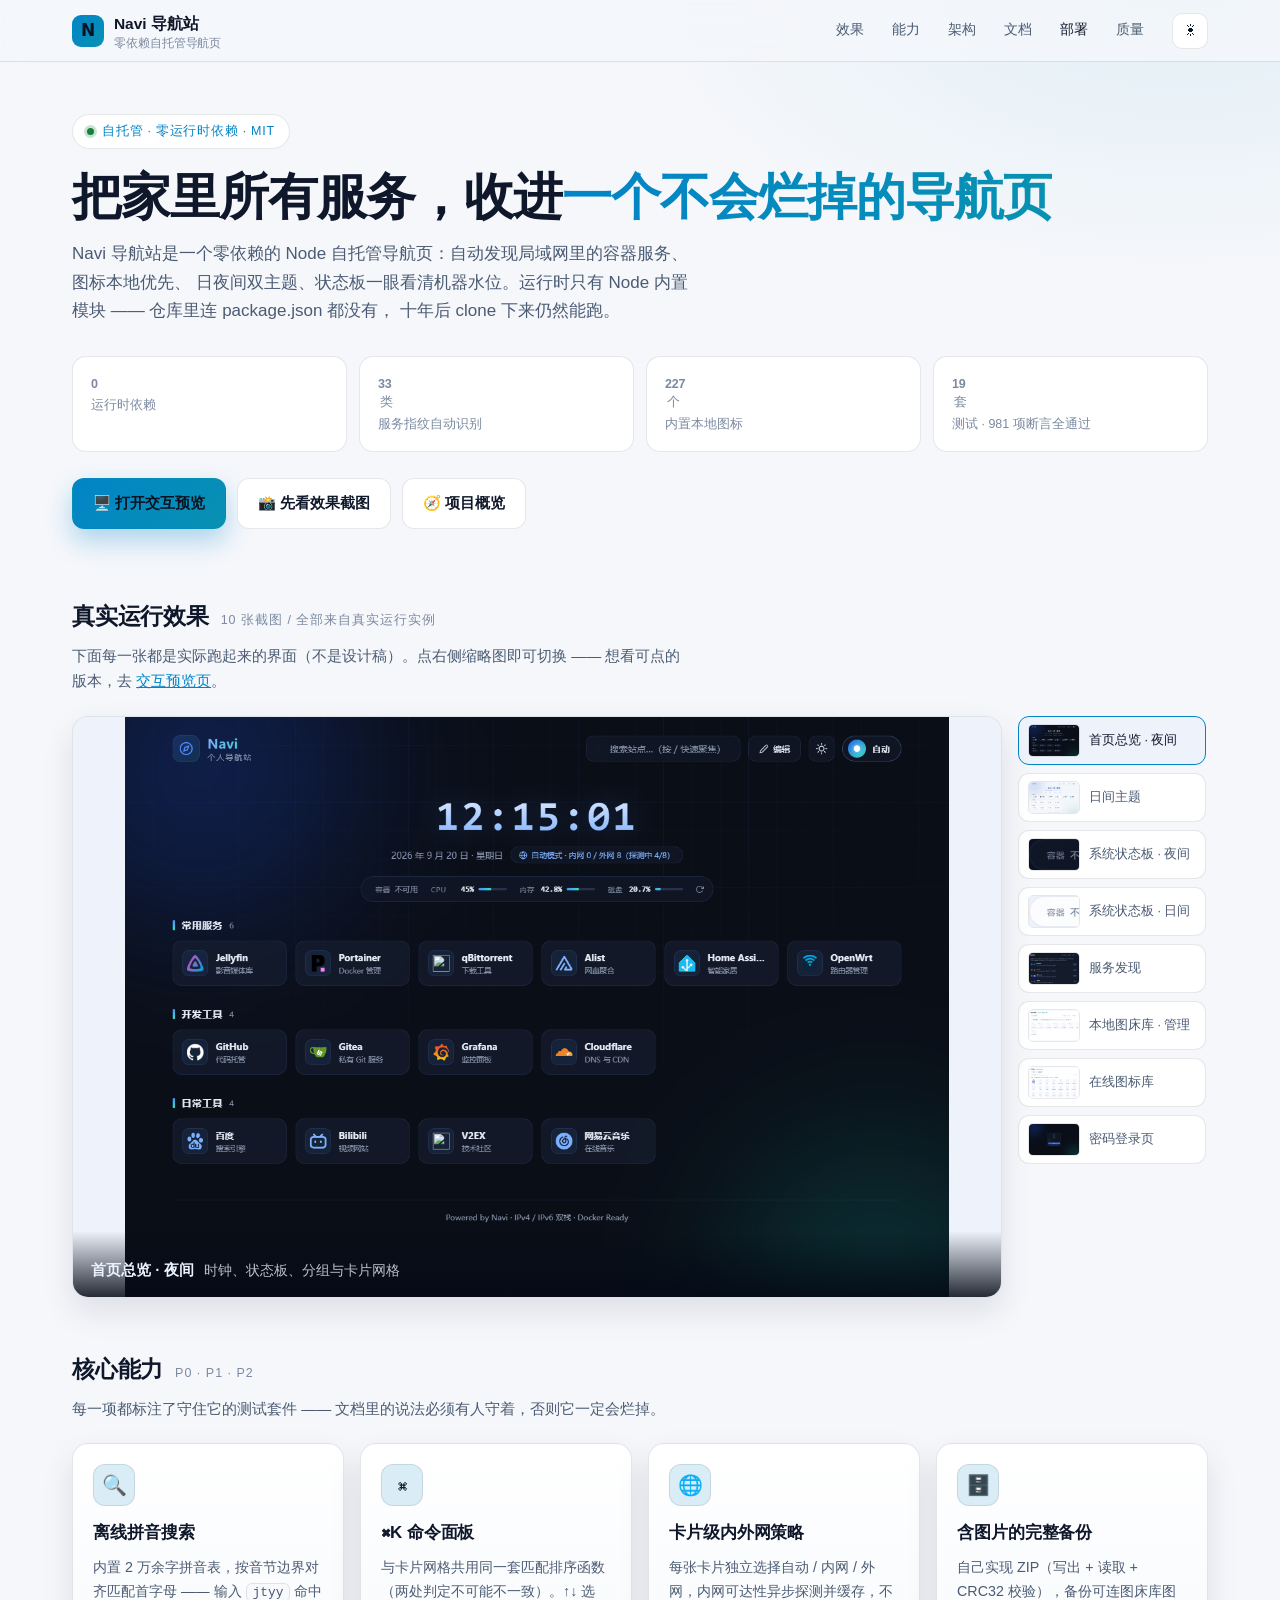
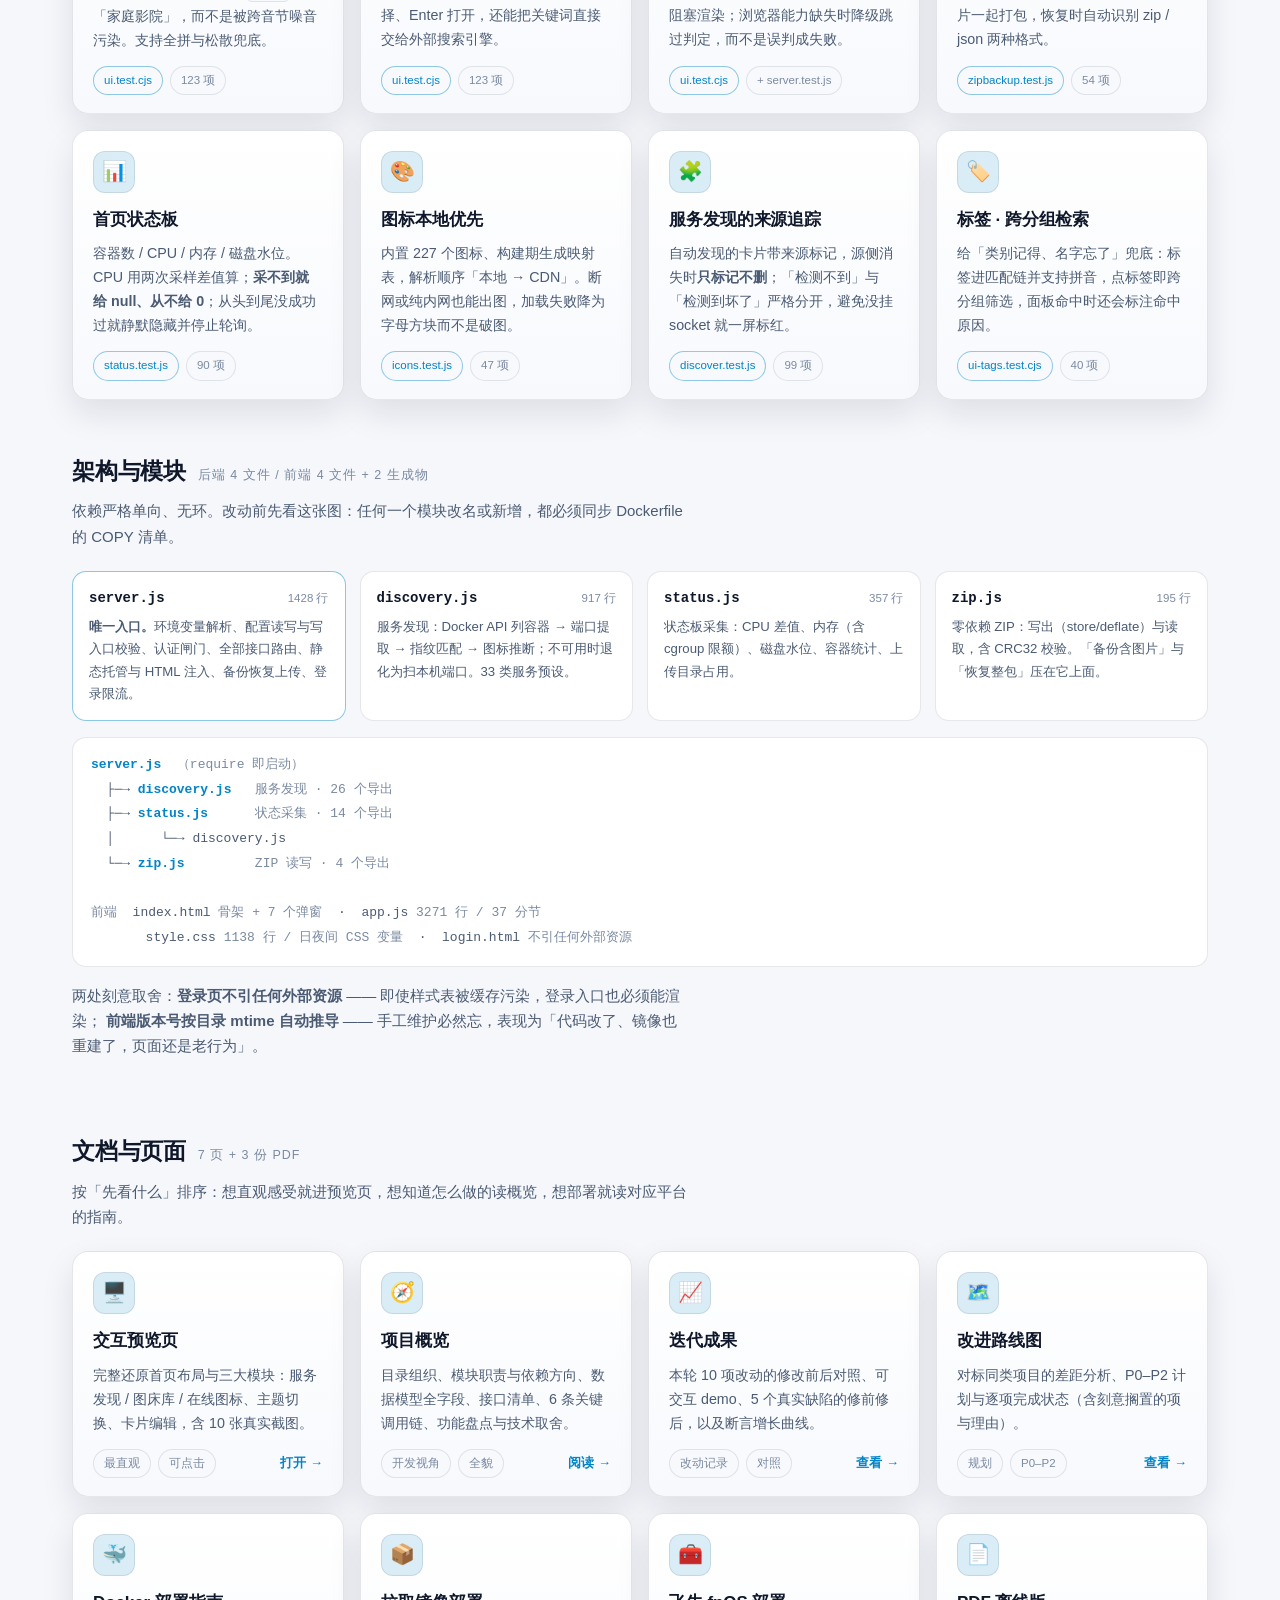
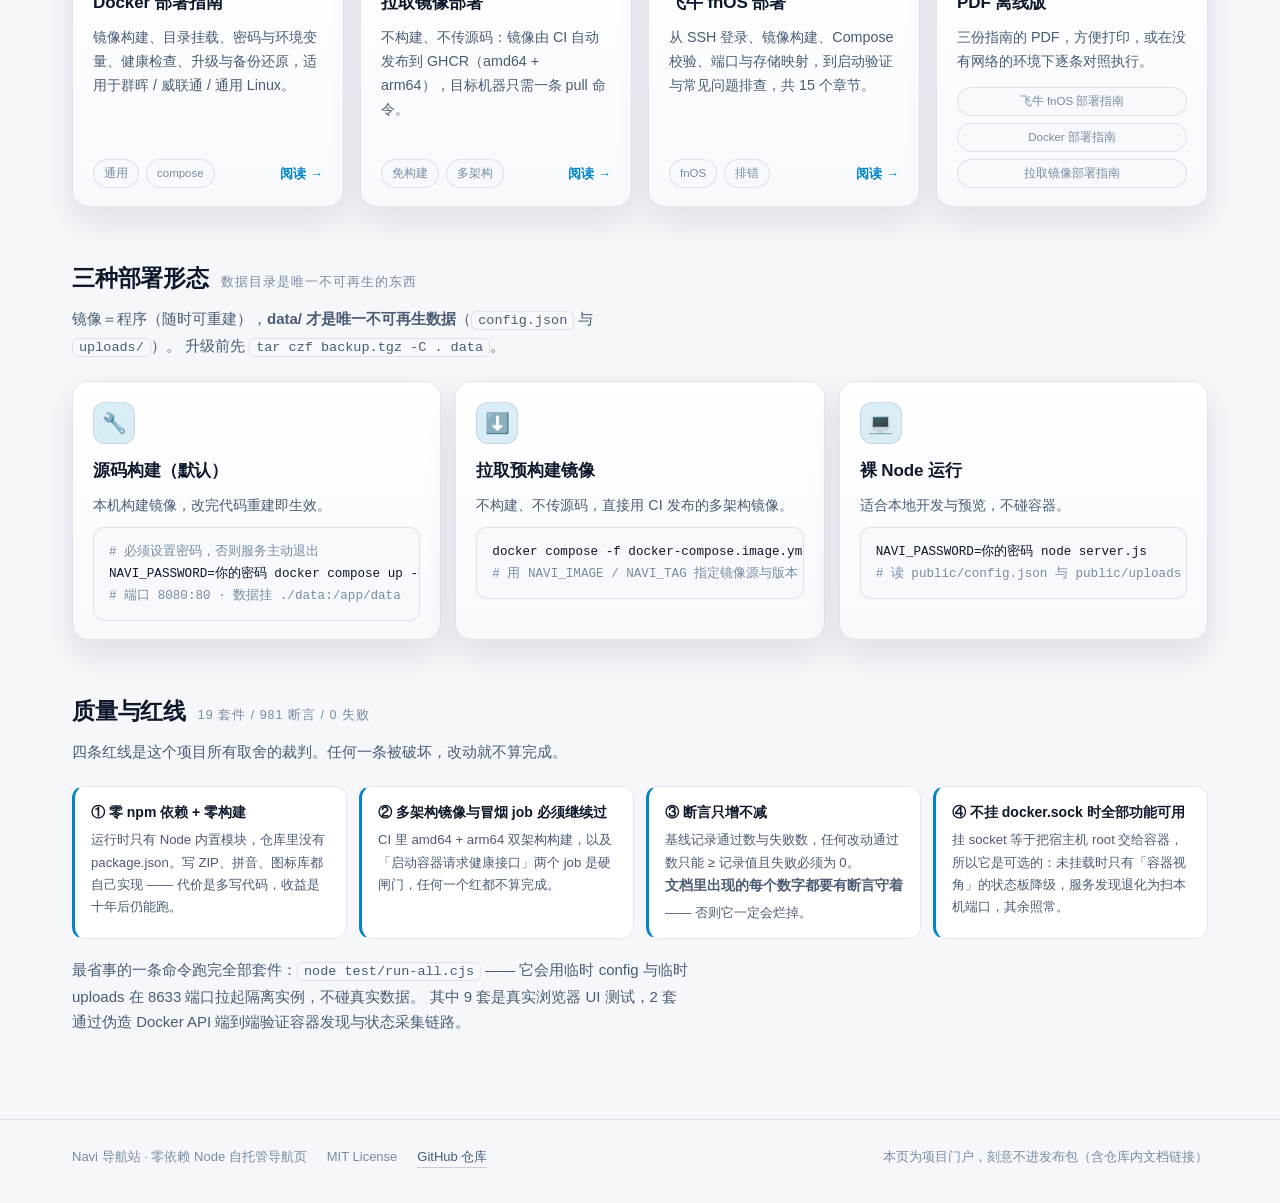
<file: docs/site.html>
<!DOCTYPE html>
<html lang="zh-CN" data-theme="dark">
<head>
<meta charset="UTF-8">
<meta name="viewport" content="width=device-width, initial-scale=1, viewport-fit=cover">
<title>Navi 导航站 · 项目门户</title>
<meta name="description" content="Navi 导航站：零依赖 Node 自托管导航页。项目总入口 —— 真实效果预览、核心能力、架构与模块、文档导航、三种部署形态与质量红线。">
<meta name="color-scheme" content="dark light">
<link rel="icon" href="data:image/svg+xml,%3Csvg xmlns='http://www.w3.org/2000/svg' viewBox='0 0 32 32'%3E%3Crect width='32' height='32' rx='8' fill='%2338bdf8'/%3E%3Ctext x='16' y='23' font-size='20' text-anchor='middle' fill='%230f172a' font-family='system-ui' font-weight='700'%3EN%3C/text%3E%3C/svg%3E">
<style>
  :root{
    --bg:#0b1220; --bg2:#0f1a2e; --panel:#111d33; --panel2:#16243d; --panel3:#1b2c49;
    --line:rgba(148,163,184,.18); --line2:rgba(148,163,184,.30);
    --fg:#e8eefc; --fg2:#9fb0cc; --fg3:#6b7d99;
    --accent:#38bdf8; --accent2:#22d3ee; --ok:#22c55e; --warn:#f59e0b; --bad:#f87171;
    --radius:16px; --shadow:0 18px 40px rgba(0,0,0,.35);
    --glow:radial-gradient(1100px 520px at 12% -8%, rgba(56,189,248,.16), transparent 60%),
           radial-gradient(900px 460px at 92% 0%, rgba(34,211,238,.12), transparent 60%);
  }
  html[data-theme="light"]{
    --bg:#f5f7fb; --bg2:#eef2f9; --panel:#ffffff; --panel2:#f7f9fd; --panel3:#eef3fb;
    --line:rgba(15,23,42,.10); --line2:rgba(15,23,42,.18);
    --fg:#0f172a; --fg2:#4b5b73; --fg3:#7b8aa1;
    --accent:#0284c7; --accent2:#0891b2; --ok:#15803d; --warn:#b45309; --bad:#b91c1c;
    --shadow:0 14px 32px rgba(15,23,42,.10);
    --glow:radial-gradient(1100px 520px at 12% -8%, rgba(2,132,199,.10), transparent 60%),
           radial-gradient(900px 460px at 92% 0%, rgba(8,145,178,.08), transparent 60%);
  }
  *{box-sizing:border-box}
  html{-webkit-text-size-adjust:100%;scroll-behavior:smooth;scroll-padding-top:74px}
  body{
    margin:0;background:var(--glow),var(--bg);color:var(--fg);
    font:16px/1.68 -apple-system,BlinkMacSystemFont,"Segoe UI","PingFang SC","Hiragino Sans GB","Microsoft YaHei",sans-serif;
    min-height:100dvh;
  }
  a{color:inherit}
  .wrap{max-width:1180px;margin:0 auto;padding:0 22px}
  code,kbd{font-family:ui-monospace,SFMono-Regular,Menlo,Consolas,monospace;font-size:.9em;
    background:var(--panel2);border:1px solid var(--line);border-radius:6px;padding:1px 6px}

  /* ---------- 顶栏 ---------- */
  .topbar{
    position:sticky;top:0;z-index:50;backdrop-filter:blur(14px);
    background:color-mix(in srgb,var(--bg) 82%,transparent);
    border-bottom:1px solid var(--line);
  }
  .topbar .inner{max-width:1180px;margin:0 auto;padding:11px 22px;display:flex;align-items:center;gap:16px}
  .brand{display:flex;align-items:center;gap:10px;text-decoration:none;flex:0 0 auto}
  .brand .mark{
    width:32px;height:32px;border-radius:9px;display:grid;place-items:center;
    background:linear-gradient(135deg,var(--accent),var(--accent2));color:#0b1220;
    font-weight:800;font-size:17px;font-family:system-ui,sans-serif;
  }
  .brand b{font-size:15.5px;letter-spacing:-.005em;white-space:nowrap}
  .brand small{color:var(--fg3);font-size:12px;display:block;line-height:1.1;font-weight:400}
  /* flex-end + overflow 会让溢出部分无法滚动到达，故用 margin-left:auto 靠右、内容从左侧开始 */
  .nav{display:flex;gap:4px;overflow-x:auto;scrollbar-width:none;flex:0 1 auto;min-width:0;margin-left:auto;justify-content:flex-start}
  .nav::-webkit-scrollbar{display:none}
  .nav a{
    flex:0 0 auto;text-decoration:none;font-size:13.5px;color:var(--fg2);
    padding:7px 12px;border-radius:9px;white-space:nowrap;transition:background .16s,color .16s;
  }
  .nav a:hover,.nav a:focus-visible{background:var(--panel);color:var(--fg);outline:none}
  .themebtn{
    flex:0 0 auto;width:36px;height:36px;border-radius:10px;cursor:pointer;
    background:var(--panel);border:1px solid var(--line);color:var(--fg);font-size:16px;
    display:grid;place-items:center;transition:border-color .16s,background .16s;
  }
  .themebtn:hover{border-color:var(--line2);background:var(--panel2)}

  /* ---------- Hero ---------- */
  .hero{padding:64px 0 22px}
  .eyebrow{
    display:inline-flex;align-items:center;gap:8px;font-size:12.5px;letter-spacing:.06em;
    text-transform:uppercase;color:var(--accent);background:var(--panel);
    border:1px solid var(--line);border-radius:999px;padding:6px 14px;
  }
  .dot{width:7px;height:7px;border-radius:50%;background:var(--ok);box-shadow:0 0 0 3px color-mix(in srgb,var(--ok) 22%,transparent)}
  h1{margin:20px 0 14px;font-size:clamp(30px,4.6vw,50px);line-height:1.14;letter-spacing:-.02em}
  h1 .grad{background:linear-gradient(100deg,var(--accent),var(--accent2));-webkit-background-clip:text;background-clip:text;color:transparent}
  .lead{margin:0;max-width:66ch;color:var(--fg2);font-size:17px}
  .kpis{display:grid;grid-template-columns:repeat(4,1fr);gap:12px;margin:30px 0 0}
  .kpi{background:var(--panel);border:1px solid var(--line);border-radius:14px;padding:16px 18px}
  .kpi b{display:block;font-size:26px;line-height:1.15;letter-spacing:-.01em;font-variant-numeric:tabular-nums}
  .kpi b .u{font-size:13px;color:var(--fg3);font-weight:500;margin-left:2px}
  .kpi span{display:block;margin-top:4px;font-size:12.5px;color:var(--fg3)}
  .cta{display:flex;flex-wrap:wrap;gap:11px;margin:26px 0 0}
  .btn{
    display:inline-flex;align-items:center;gap:8px;text-decoration:none;font-size:14.5px;font-weight:600;
    border-radius:12px;padding:12px 20px;border:1px solid var(--line);background:var(--panel);color:var(--fg);
    transition:transform .16s ease,border-color .16s ease,background .16s ease;min-height:44px;
  }
  .btn:hover,.btn:focus-visible{transform:translateY(-2px);border-color:var(--line2);outline:none}
  .btn.primary{
    background:linear-gradient(135deg,var(--accent),var(--accent2));color:#0b1220;border-color:transparent;
    box-shadow:0 12px 26px color-mix(in srgb,var(--accent) 30%,transparent);
  }

  /* ---------- 通用分节 ---------- */
  section{padding:46px 0 6px}
  .sect-h{display:flex;align-items:baseline;gap:12px;flex-wrap:wrap;margin:0 0 8px}
  .sect-h h2{margin:0;font-size:23px;letter-spacing:-.01em}
  .sect-h .n{font-size:12.5px;color:var(--fg3);letter-spacing:.08em;font-variant-numeric:tabular-nums}
  .sect-desc{margin:0 0 22px;color:var(--fg2);font-size:15px;max-width:74ch}

  /* ---------- 截图画廊 ---------- */
  .gallery{display:grid;grid-template-columns:minmax(0,1fr) 190px;gap:16px;align-items:start}
  .shot-main{
    position:relative;border:1px solid var(--line);border-radius:var(--radius);overflow:hidden;
    background:var(--panel2);box-shadow:var(--shadow);
  }
  .shot-main img{display:block;width:100%;aspect-ratio:16/10;object-fit:contain;object-position:center;background:var(--panel3)}
  .shot-main .cap{
    position:absolute;left:0;right:0;bottom:0;padding:26px 18px 14px;
    background:linear-gradient(180deg,transparent,rgba(4,10,22,.86));color:#eaf2ff;
    font-size:13.5px;display:flex;flex-wrap:wrap;gap:4px 10px;align-items:baseline;
  }
  .shot-main .cap b{font-size:15px}
  .shot-main .cap span{opacity:.78}
  .thumbs{display:flex;flex-direction:column;gap:8px;max-height:520px;overflow:auto;padding-right:2px}
  .thumb{
    display:flex;gap:9px;align-items:center;text-align:left;cursor:pointer;width:100%;
    background:var(--panel);border:1px solid var(--line);border-radius:11px;padding:7px 9px;
    color:var(--fg2);font-size:12.5px;font-family:inherit;line-height:1.35;
    transition:border-color .16s,background .16s;
  }
  .thumb:hover{border-color:var(--line2)}
  .thumb[aria-current="true"]{border-color:var(--accent);background:var(--panel3);color:var(--fg)}
  .thumb img{width:52px;height:33px;object-fit:cover;object-position:top left;border-radius:5px;flex:0 0 auto;border:1px solid var(--line)}

  /* ---------- 卡片网格 ---------- */
  .cards{display:grid;gap:16px;grid-template-columns:repeat(auto-fit,minmax(268px,1fr))}
  .card{
    display:flex;flex-direction:column;background:linear-gradient(180deg,var(--panel),var(--panel2));
    border:1px solid var(--line);border-radius:var(--radius);padding:20px 20px 18px;
    box-shadow:var(--shadow);transition:transform .18s ease,border-color .18s ease;
  }
  a.card{text-decoration:none}
  a.card:hover,a.card:focus-visible{transform:translateY(-3px);border-color:color-mix(in srgb,var(--accent) 55%,transparent);outline:none}
  .card .ico{
    width:42px;height:42px;border-radius:12px;display:grid;place-items:center;font-size:20px;
    background:color-mix(in srgb,var(--accent) 14%,transparent);border:1px solid var(--line);margin-bottom:13px;
  }
  .card h3{margin:0 0 7px;font-size:17px;letter-spacing:-.005em}
  .card p{margin:0 0 14px;color:var(--fg2);font-size:14.3px}
  .card .meta{margin-top:auto;display:flex;flex-wrap:wrap;gap:7px;align-items:center}
  .tag{font-size:11.5px;color:var(--fg3);border:1px solid var(--line);border-radius:999px;padding:4px 10px;background:var(--panel2)}
  .tag.on{color:var(--accent);border-color:color-mix(in srgb,var(--accent) 42%,transparent)}
  .go{margin-left:auto;font-size:13px;font-weight:600;color:var(--accent);white-space:nowrap}
  .go::after{content:" →"}

  /* ---------- 架构 ---------- */
  .arch{display:grid;grid-template-columns:repeat(auto-fit,minmax(230px,1fr));gap:14px}
  .mod{background:var(--panel);border:1px solid var(--line);border-radius:14px;padding:15px 16px}
  .mod .h{display:flex;align-items:baseline;gap:8px;margin-bottom:6px}
  .mod .h b{font-size:14px;font-family:ui-monospace,Menlo,Consolas,monospace}
  .mod .h em{margin-left:auto;font-style:normal;font-size:11.5px;color:var(--fg3);font-variant-numeric:tabular-nums}
  .mod p{margin:0;font-size:13.2px;color:var(--fg2)}
  .mod.entry{border-color:color-mix(in srgb,var(--accent) 45%,transparent)}
  .mod.gen{border-style:dashed}
  .deps{
    margin-top:16px;padding:15px 18px;border:1px solid var(--line);border-radius:14px;
    background:var(--panel);font-family:ui-monospace,Menlo,Consolas,monospace;
    font-size:13px;color:var(--fg2);overflow-x:auto;white-space:pre;line-height:1.9;
  }
  .deps b{color:var(--accent);font-weight:600}
  .deps i{color:var(--fg3);font-style:normal}

  /* ---------- 部署 ---------- */
  .deploys{display:grid;gap:14px;grid-template-columns:repeat(auto-fit,minmax(300px,1fr))}
  pre{
    margin:10px 0 0;padding:13px 15px;border-radius:11px;background:var(--panel2);
    border:1px solid var(--line);overflow-x:auto;font-family:ui-monospace,Menlo,Consolas,monospace;
    font-size:12.6px;line-height:1.75;color:var(--fg);
  }
  pre .c{color:var(--fg3)}
  .deploys .card p{margin-bottom:0}

  /* ---------- 红线 ---------- */
  .rules{display:grid;gap:12px;grid-template-columns:repeat(auto-fit,minmax(250px,1fr))}
  .rule{background:var(--panel);border:1px solid var(--line);border-left:3px solid var(--accent);border-radius:12px;padding:14px 16px}
  .rule b{display:block;font-size:14px;margin-bottom:5px}
  .rule p{margin:0;font-size:13.2px;color:var(--fg2)}

  /* ---------- 页脚 ---------- */
  footer{margin-top:56px;border-top:1px solid var(--line);padding:26px 0 40px;color:var(--fg3);font-size:13px}
  footer .frow{display:flex;flex-wrap:wrap;gap:8px 20px;align-items:center}
  footer a{color:var(--fg2);text-decoration:none;border-bottom:1px solid var(--line2)}
  footer a:hover{color:var(--accent)}

  /* ---------- 响应式 ---------- */
  @media (max-width:900px){
    .gallery{grid-template-columns:1fr}
    .thumbs{flex-direction:row;max-height:none;overflow-x:auto;padding-bottom:6px}
    .thumb{flex:0 0 auto;width:auto;flex-direction:column;align-items:flex-start;gap:5px}
    .thumb img{width:78px;height:49px}
    .thumb .tl{white-space:nowrap}
  }
  @media (max-width:760px){
    .wrap{padding:0 16px}
    .topbar .inner{padding:10px 16px;gap:10px}
    .brand small{display:none}
    html{scroll-padding-top:66px}
    .hero{padding:40px 0 14px}
    .kpis{grid-template-columns:repeat(2,1fr);gap:10px}
    .kpi{padding:13px 14px}
    .kpi b{font-size:22px}
    .lead{font-size:16px}
    section{padding:34px 0 4px}
    .sect-h h2{font-size:20px}
    .shot-main .cap{font-size:12.5px;padding:22px 13px 11px}
    .btn{flex:1 1 auto;justify-content:center;padding:12px 16px}
    .card{padding:17px 16px 15px}
  }
  @media (max-width:400px){
    .kpis{grid-template-columns:1fr 1fr}
    .kpi b{font-size:20px}
  }
  @media (prefers-reduced-motion:reduce){
    html{scroll-behavior:auto}
    *{transition:none!important}
  }
</style>
</head>
<body>

<header class="topbar">
  <div class="inner">
    <a class="brand" href="#top">
      <span class="mark">N</span>
      <b>Navi 导航站<small>零依赖自托管导航页</small></b>
    </a>
    <nav class="nav" id="nav">
      <a href="#shots">效果</a>
      <a href="#features">能力</a>
      <a href="#arch">架构</a>
      <a href="#docs">文档</a>
      <a href="#deploy">部署</a>
      <a href="#quality">质量</a>
    </nav>
    <button class="themebtn" id="themeBtn" type="button" title="切换日夜主题" aria-label="切换日夜主题">☾</button>
  </div>
</header>

<main id="top">
<div class="wrap">

  <!-- ================= HERO ================= -->
  <section class="hero" style="padding-top:52px">
    <span class="eyebrow"><span class="dot"></span>自托管 · 零运行时依赖 · MIT</span>
    <h1>把家里所有服务，收进<span class="grad">一个不会烂掉的导航页</span></h1>
    <p class="lead">
      Navi 导航站是一个零依赖的 Node 自托管导航页：自动发现局域网里的容器服务、图标本地优先、
      日夜间双主题、状态板一眼看清机器水位。运行时只有 Node 内置模块 —— 仓库里连 package.json 都没有，
      十年后 clone 下来仍然能跑。
    </p>

    <div class="kpis">
      <div class="kpi"><b><span data-count="0">0</span></b><span>运行时依赖</span></div>
      <div class="kpi"><b><span data-count="33">33</span><span class="u">类</span></b><span>服务指纹自动识别</span></div>
      <div class="kpi"><b><span data-count="227">227</span><span class="u">个</span></b><span>内置本地图标</span></div>
      <div class="kpi"><b><span data-count="19">19</span><span class="u">套</span></b><span>测试 · 981 项断言全通过</span></div>
    </div>

    <div class="cta">
      <a class="btn primary" href="../preview.html">🖥️ 打开交互预览</a>
      <a class="btn" href="#shots">📸 先看效果截图</a>
      <a class="btn" href="overview.html">🧭 项目概览</a>
    </div>
  </section>

  <!-- ================= 效果预览 ================= -->
  <section id="shots">
    <div class="sect-h"><h2>真实运行效果</h2><span class="n">10 张截图 / 全部来自真实运行实例</span></div>
    <p class="sect-desc">
      下面每一张都是实际跑起来的界面（不是设计稿）。点右侧缩略图即可切换 ——
      想看可点的版本，去 <a href="../preview.html" style="color:var(--accent)">交互预览页</a>。
    </p>

    <div class="gallery">
      <figure class="shot-main" style="margin:0">
        <img id="shotImg" src="../test/ui-home.png" alt="Navi 导航站首页（夜间主题）">
        <figcaption class="cap"><b id="shotTitle">首页总览 · 夜间</b><span id="shotDesc">时钟、状态板、分组与卡片网格</span></figcaption>
      </figure>
      <div class="thumbs" id="thumbs" role="tablist" aria-label="截图切换"></div>
    </div>
  </section>

  <!-- ================= 核心能力 ================= -->
  <section id="features">
    <div class="sect-h"><h2>核心能力</h2><span class="n">P0 · P1 · P2</span></div>
    <p class="sect-desc">每一项都标注了守住它的测试套件 —— 文档里的说法必须有人守着，否则它一定会烂掉。</p>
    <div class="cards">
      <div class="card">
        <div class="ico">🔍</div>
        <h3>离线拼音搜索</h3>
        <p>内置 2 万余字拼音表，按音节边界对齐匹配首字母 —— 输入 <code>jtyy</code> 命中「家庭影院」，而不是被跨音节噪音污染。支持全拼与松散兜底。</p>
        <div class="meta"><span class="tag on">ui.test.cjs</span><span class="tag">123 项</span></div>
      </div>
      <div class="card">
        <div class="ico">⌘</div>
        <h3>⌘K 命令面板</h3>
        <p>与卡片网格共用同一套匹配排序函数（两处判定不可能不一致）。↑↓ 选择、Enter 打开，还能把关键词直接交给外部搜索引擎。</p>
        <div class="meta"><span class="tag on">ui.test.cjs</span><span class="tag">123 项</span></div>
      </div>
      <div class="card">
        <div class="ico">🌐</div>
        <h3>卡片级内外网策略</h3>
        <p>每张卡片独立选择自动 / 内网 / 外网，内网可达性异步探测并缓存，不阻塞渲染；浏览器能力缺失时降级跳过判定，而不是误判成失败。</p>
        <div class="meta"><span class="tag on">ui.test.cjs</span><span class="tag">+ server.test.js</span></div>
      </div>
      <div class="card">
        <div class="ico">🗄️</div>
        <h3>含图片的完整备份</h3>
        <p>自己实现 ZIP（写出 + 读取 + CRC32 校验），备份可连图床库图片一起打包，恢复时自动识别 zip / json 两种格式。</p>
        <div class="meta"><span class="tag on">zipbackup.test.js</span><span class="tag">54 项</span></div>
      </div>
      <div class="card">
        <div class="ico">📊</div>
        <h3>首页状态板</h3>
        <p>容器数 / CPU / 内存 / 磁盘水位。CPU 用两次采样差值算；<b>采不到就给 null、从不给 0</b>；从头到尾没成功过就静默隐藏并停止轮询。</p>
        <div class="meta"><span class="tag on">status.test.js</span><span class="tag">90 项</span></div>
      </div>
      <div class="card">
        <div class="ico">🎨</div>
        <h3>图标本地优先</h3>
        <p>内置 227 个图标、构建期生成映射表，解析顺序「本地 → CDN」。断网或纯内网也能出图，加载失败降为字母方块而不是破图。</p>
        <div class="meta"><span class="tag on">icons.test.js</span><span class="tag">47 项</span></div>
      </div>
      <div class="card">
        <div class="ico">🧩</div>
        <h3>服务发现的来源追踪</h3>
        <p>自动发现的卡片带来源标记，源侧消失时<b>只标记不删</b>；「检测不到」与「检测到坏了」严格分开，避免没挂 socket 就一屏标红。</p>
        <div class="meta"><span class="tag on">discover.test.js</span><span class="tag">99 项</span></div>
      </div>
      <div class="card">
        <div class="ico">🏷️</div>
        <h3>标签 · 跨分组检索</h3>
        <p>给「类别记得、名字忘了」兜底：标签进匹配链并支持拼音，点标签即跨分组筛选，面板命中时还会标注命中原因。</p>
        <div class="meta"><span class="tag on">ui-tags.test.cjs</span><span class="tag">40 项</span></div>
      </div>
    </div>
  </section>

  <!-- ================= 架构 ================= -->
  <section id="arch">
    <div class="sect-h"><h2>架构与模块</h2><span class="n">后端 4 文件 / 前端 4 文件 + 2 生成物</span></div>
    <p class="sect-desc">依赖严格单向、无环。改动前先看这张图：任何一个模块改名或新增，都必须同步 Dockerfile 的 COPY 清单。</p>
    <div class="arch">
      <div class="mod entry">
        <div class="h"><b>server.js</b><em>1428 行</em></div>
        <p><b>唯一入口。</b>环境变量解析、配置读写与写入口校验、认证闸门、全部接口路由、静态托管与 HTML 注入、备份恢复上传、登录限流。</p>
      </div>
      <div class="mod">
        <div class="h"><b>discovery.js</b><em>917 行</em></div>
        <p>服务发现：Docker API 列容器 → 端口提取 → 指纹匹配 → 图标推断；不可用时退化为扫本机端口。33 类服务预设。</p>
      </div>
      <div class="mod">
        <div class="h"><b>status.js</b><em>357 行</em></div>
        <p>状态板采集：CPU 差值、内存（含 cgroup 限额）、磁盘水位、容器统计、上传目录占用。</p>
      </div>
      <div class="mod">
        <div class="h"><b>zip.js</b><em>195 行</em></div>
        <p>零依赖 ZIP：写出（store/deflate）与读取，含 CRC32 校验。「备份含图片」与「恢复整包」压在它上面。</p>
      </div>
    </div>
    <div class="deps"><b>server.js</b>  <i>（require 即启动）</i>
  ├─→ <b>discovery.js</b>   <i>服务发现 · 26 个导出</i>
  ├─→ <b>status.js</b>      <i>状态采集 · 14 个导出</i>
  │      └─→ discovery.js
  └─→ <b>zip.js</b>         <i>ZIP 读写 · 4 个导出</i>

<i>前端</i>  index.html <i>骨架 + 7 个弹窗</i>  ·  app.js <i>3271 行 / 37 分节</i>
       style.css <i>1138 行 / 日夜间 CSS 变量</i>  ·  login.html <i>不引任何外部资源</i></div>
    <p class="sect-desc" style="margin-top:16px">
      两处刻意取舍：<b>登录页不引任何外部资源</b> —— 即使样式表被缓存污染，登录入口也必须能渲染；
      <b>前端版本号按目录 mtime 自动推导</b> —— 手工维护必然忘，表现为「代码改了、镜像也重建了，页面还是老行为」。
    </p>
  </section>

  <!-- ================= 文档导航 ================= -->
  <section id="docs">
    <div class="sect-h"><h2>文档与页面</h2><span class="n">7 页 + 3 份 PDF</span></div>
    <p class="sect-desc">按「先看什么」排序：想直观感受就进预览页，想知道怎么做的读概览，想部署就读对应平台的指南。</p>
    <div class="cards">
      <a class="card" href="../preview.html">
        <div class="ico">🖥️</div>
        <h3>交互预览页</h3>
        <p>完整还原首页布局与三大模块：服务发现 / 图床库 / 在线图标、主题切换、卡片编辑，含 10 张真实截图。</p>
        <div class="meta"><span class="tag">最直观</span><span class="tag">可点击</span><span class="go">打开</span></div>
      </a>
      <a class="card" href="overview.html">
        <div class="ico">🧭</div>
        <h3>项目概览</h3>
        <p>目录组织、模块职责与依赖方向、数据模型全字段、接口清单、6 条关键调用链、功能盘点与技术取舍。</p>
        <div class="meta"><span class="tag">开发视角</span><span class="tag">全貌</span><span class="go">阅读</span></div>
      </a>
      <a class="card" href="showcase.html">
        <div class="ico">📈</div>
        <h3>迭代成果</h3>
        <p>本轮 10 项改动的修改前后对照、可交互 demo、5 个真实缺陷的修前修后，以及断言增长曲线。</p>
        <div class="meta"><span class="tag">改动记录</span><span class="tag">对照</span><span class="go">查看</span></div>
      </a>
      <a class="card" href="roadmap.html">
        <div class="ico">🗺️</div>
        <h3>改进路线图</h3>
        <p>对标同类项目的差距分析、P0–P2 计划与逐项完成状态（含刻意搁置的项与理由）。</p>
        <div class="meta"><span class="tag">规划</span><span class="tag">P0–P2</span><span class="go">查看</span></div>
      </a>
      <a class="card" href="docker-guide.html">
        <div class="ico">🐳</div>
        <h3>Docker 部署指南</h3>
        <p>镜像构建、目录挂载、密码与环境变量、健康检查、升级与备份还原，适用于群晖 / 威联通 / 通用 Linux。</p>
        <div class="meta"><span class="tag">通用</span><span class="tag">compose</span><span class="go">阅读</span></div>
      </a>
      <a class="card" href="image-deploy-guide.html">
        <div class="ico">📦</div>
        <h3>拉取镜像部署</h3>
        <p>不构建、不传源码：镜像由 CI 自动发布到 GHCR（amd64 + arm64），目标机器只需一条 pull 命令。</p>
        <div class="meta"><span class="tag">免构建</span><span class="tag">多架构</span><span class="go">阅读</span></div>
      </a>
      <a class="card" href="fnos-deploy-guide.html">
        <div class="ico">🧰</div>
        <h3>飞牛 fnOS 部署</h3>
        <p>从 SSH 登录、镜像构建、Compose 校验、端口与存储映射，到启动验证与常见问题排查，共 15 个章节。</p>
        <div class="meta"><span class="tag">fnOS</span><span class="tag">排错</span><span class="go">阅读</span></div>
      </a>
      <div class="card">
        <div class="ico">📄</div>
        <h3>PDF 离线版</h3>
        <p>三份指南的 PDF，方便打印，或在没有网络的环境下逐条对照执行。</p>
        <div class="meta" style="flex-direction:column;align-items:stretch;gap:7px">
          <a class="tag" style="text-decoration:none;text-align:center" href="Navi-飞牛fnOS部署指南.pdf">飞牛 fnOS 部署指南</a>
          <a class="tag" style="text-decoration:none;text-align:center" href="Navi-Docker部署指南.pdf">Docker 部署指南</a>
          <a class="tag" style="text-decoration:none;text-align:center" href="Navi-拉取镜像部署指南.pdf">拉取镜像部署指南</a>
        </div>
      </div>
    </div>
  </section>

  <!-- ================= 部署 ================= -->
  <section id="deploy">
    <div class="sect-h"><h2>三种部署形态</h2><span class="n">数据目录是唯一不可再生的东西</span></div>
    <p class="sect-desc">
      镜像＝程序（随时可重建），<b>data/ 才是唯一不可再生数据</b>（<code>config.json</code> 与 <code>uploads/</code>）。
      升级前先 <code>tar czf backup.tgz -C . data</code>。
    </p>
    <div class="deploys">
      <div class="card">
        <div class="ico">🔧</div>
        <h3>源码构建（默认）</h3>
        <p>本机构建镜像，改完代码重建即生效。</p>
        <pre><span class="c"># 必须设置密码，否则服务主动退出</span>
NAVI_PASSWORD=你的密码 docker compose up -d
<span class="c"># 端口 8080:80 · 数据挂 ./data:/app/data</span></pre>
      </div>
      <div class="card">
        <div class="ico">⬇️</div>
        <h3>拉取预构建镜像</h3>
        <p>不构建、不传源码，直接用 CI 发布的多架构镜像。</p>
        <pre>docker compose -f docker-compose.image.yml up -d
<span class="c"># 用 NAVI_IMAGE / NAVI_TAG 指定镜像源与版本</span></pre>
      </div>
      <div class="card">
        <div class="ico">💻</div>
        <h3>裸 Node 运行</h3>
        <p>适合本地开发与预览，不碰容器。</p>
        <pre>NAVI_PASSWORD=你的密码 node server.js
<span class="c"># 读 public/config.json 与 public/uploads</span></pre>
      </div>
    </div>
  </section>

  <!-- ================= 质量 ================= -->
  <section id="quality">
    <div class="sect-h"><h2>质量与红线</h2><span class="n">19 套件 / 981 断言 / 0 失败</span></div>
    <p class="sect-desc">四条红线是这个项目所有取舍的裁判。任何一条被破坏，改动就不算完成。</p>
    <div class="rules">
      <div class="rule"><b>① 零 npm 依赖 + 零构建</b><p>运行时只有 Node 内置模块，仓库里没有 package.json。写 ZIP、拼音、图标库都自己实现 —— 代价是多写代码，收益是十年后仍能跑。</p></div>
      <div class="rule"><b>② 多架构镜像与冒烟 job 必须继续过</b><p>CI 里 amd64 + arm64 双架构构建，以及「启动容器请求健康接口」两个 job 是硬闸门，任何一个红都不算完成。</p></div>
      <div class="rule"><b>③ 断言只增不减</b><p>基线记录通过数与失败数，任何改动通过数只能 ≥ 记录值且失败必须为 0。<b>文档里出现的每个数字都要有断言守着</b> —— 否则它一定会烂掉。</p></div>
      <div class="rule"><b>④ 不挂 docker.sock 时全部功能可用</b><p>挂 socket 等于把宿主机 root 交给容器，所以它是可选的：未挂载时只有「容器视角」的状态板降级，服务发现退化为扫本机端口，其余照常。</p></div>
    </div>
    <p class="sect-desc" style="margin-top:18px">
      最省事的一条命令跑完全部套件：<code>node test/run-all.cjs</code> ——
      它会用临时 config 与临时 uploads 在 8633 端口拉起隔离实例，不碰真实数据。
      其中 9 套是真实浏览器 UI 测试，2 套通过伪造 Docker API 端到端验证容器发现与状态采集链路。
    </p>
  </section>

</div>
</main>

<footer>
  <div class="wrap">
    <div class="frow">
      <span>Navi 导航站 · 零依赖 Node 自托管导航页</span>
      <span>MIT License</span>
      <a href="https://github.com/DamiSunshine/navi-homepage">GitHub 仓库</a>
      <span style="margin-left:auto">本页为项目门户，刻意不进发布包（含仓库内文档链接）</span>
    </div>
  </div>
</footer>

<script>
(function(){
  "use strict";

  /* ---------- 主题：初始跟随系统，可手动切换并记忆 ---------- */
  var root = document.documentElement;
  var btn = document.getElementById("themeBtn");
  var KEY = "navi-site-theme";

  function apply(t){
    root.setAttribute("data-theme", t);
    btn.textContent = (t === "dark") ? "☾" : "☀";
    btn.title = (t === "dark") ? "切换到日间主题" : "切换到夜间主题";
  }
  var saved = null;
  try { saved = localStorage.getItem(KEY); } catch(e){ saved = null; }
  if (saved === "dark" || saved === "light") {
    apply(saved);
  } else {
    var mq = window.matchMedia && window.matchMedia("(prefers-color-scheme: light)");
    apply(mq && mq.matches ? "light" : "dark");
  }
  btn.addEventListener("click", function(){
    var next = (root.getAttribute("data-theme") === "dark") ? "light" : "dark";
    apply(next);
    try { localStorage.setItem(KEY, next); } catch(e){}
  });

  /* ---------- 截图画廊 ---------- */
  var SHOTS = [
    { f:"ui-home.png",            t:"首页总览 · 夜间", d:"时钟、状态板、分组与卡片网格" },
    { f:"theme-light.png",        t:"日间主题",        d:"同一页面切换 light 主题后的效果" },
    { f:"status-board-dark.png",  t:"系统状态板 · 夜间", d:"容器数 / CPU / 内存 / 磁盘水位，30s 轮询" },
    { f:"status-board-light.png", t:"系统状态板 · 日间", d:"采不到就显示「不可用」，而不是 0" },
    { f:"preview-discover.png",   t:"服务发现",        d:"扫描到的候选容器，可一键生成卡片" },
    { f:"ui-library-manage.png",  t:"本地图床库 · 管理", d:"批量上传、检索、删除与占用标记" },
    { f:"ui-library-online.png",  t:"在线图标库",      d:"内置推荐图标 + Iconify 关键词检索" },
    { f:"ui-login.png",           t:"密码登录页",      d:"启用 NAVI_PASSWORD 后未登录的落地页" }
  ];

  var img = document.getElementById("shotImg");
  var ttl = document.getElementById("shotTitle");
  var dsc = document.getElementById("shotDesc");
  var box = document.getElementById("thumbs");

  SHOTS.forEach(function(s, i){
    var b = document.createElement("button");
    b.type = "button";
    b.className = "thumb";
    b.setAttribute("role", "tab");
    b.setAttribute("aria-current", i === 0 ? "true" : "false");
    b.setAttribute("data-i", String(i));
    var im = document.createElement("img");
    im.src = "../test/" + s.f;
    im.alt = s.t;
    im.loading = "lazy";
    var lb = document.createElement("span");
    lb.className = "tl";
    lb.textContent = s.t;
    b.appendChild(im);
    b.appendChild(lb);
    box.appendChild(b);
  });

  function select(i){
    var s = SHOTS[i];
    if (!s) return;
    img.src = "../test/" + s.f;
    img.alt = "Navi 导航站 · " + s.t;
    ttl.textContent = s.t;
    dsc.textContent = s.d;
    Array.prototype.forEach.call(box.children, function(el, k){
      el.setAttribute("aria-current", k === i ? "true" : "false");
    });
  }
  box.addEventListener("click", function(e){
    var el = e.target.closest ? e.target.closest(".thumb") : null;
    if (!el) return;
    select(Number(el.getAttribute("data-i")));
  });

  /* ---------- KPI 数字滚动 ---------- */
  var counters = document.querySelectorAll("[data-count]");
  function run(el){
    var target = Number(el.getAttribute("data-count")) || 0;
    if (!target) return;
    var start = performance.now(), dur = 780;
    function step(now){
      var p = Math.min(1, (now - start) / dur);
      var e = 1 - Math.pow(1 - p, 3);
      el.textContent = String(Math.round(target * e));
      if (p < 1) requestAnimationFrame(step);
    }
    requestAnimationFrame(step);
  }
  if ("IntersectionObserver" in window) {
    var io = new IntersectionObserver(function(es){
      es.forEach(function(en){
        if (en.isIntersecting) { run(en.target); io.unobserve(en.target); }
      });
    }, { threshold:.4 });
    Array.prototype.forEach.call(counters, function(el){
      el.textContent = "0";
      io.observe(el);
    });
  }

  /* ---------- 顶栏当前分节高亮 ---------- */
  var links = Array.prototype.slice.call(document.querySelectorAll("#nav a"));
  var secs = links.map(function(a){
    return document.querySelector(a.getAttribute("href"));
  });
  if ("IntersectionObserver" in window) {
    var io2 = new IntersectionObserver(function(es){
      es.forEach(function(en){
        if (!en.isIntersecting) return;
        var idx = secs.indexOf(en.target);
        if (idx < 0) return;
        links.forEach(function(a, k){ a.style.color = (k === idx) ? "var(--fg)" : ""; });
      });
    }, { rootMargin:"-72px 0px -70% 0px" });
    secs.forEach(function(s){ if (s) io2.observe(s); });
  }
})();
</script>
</body>
</html>
</file>
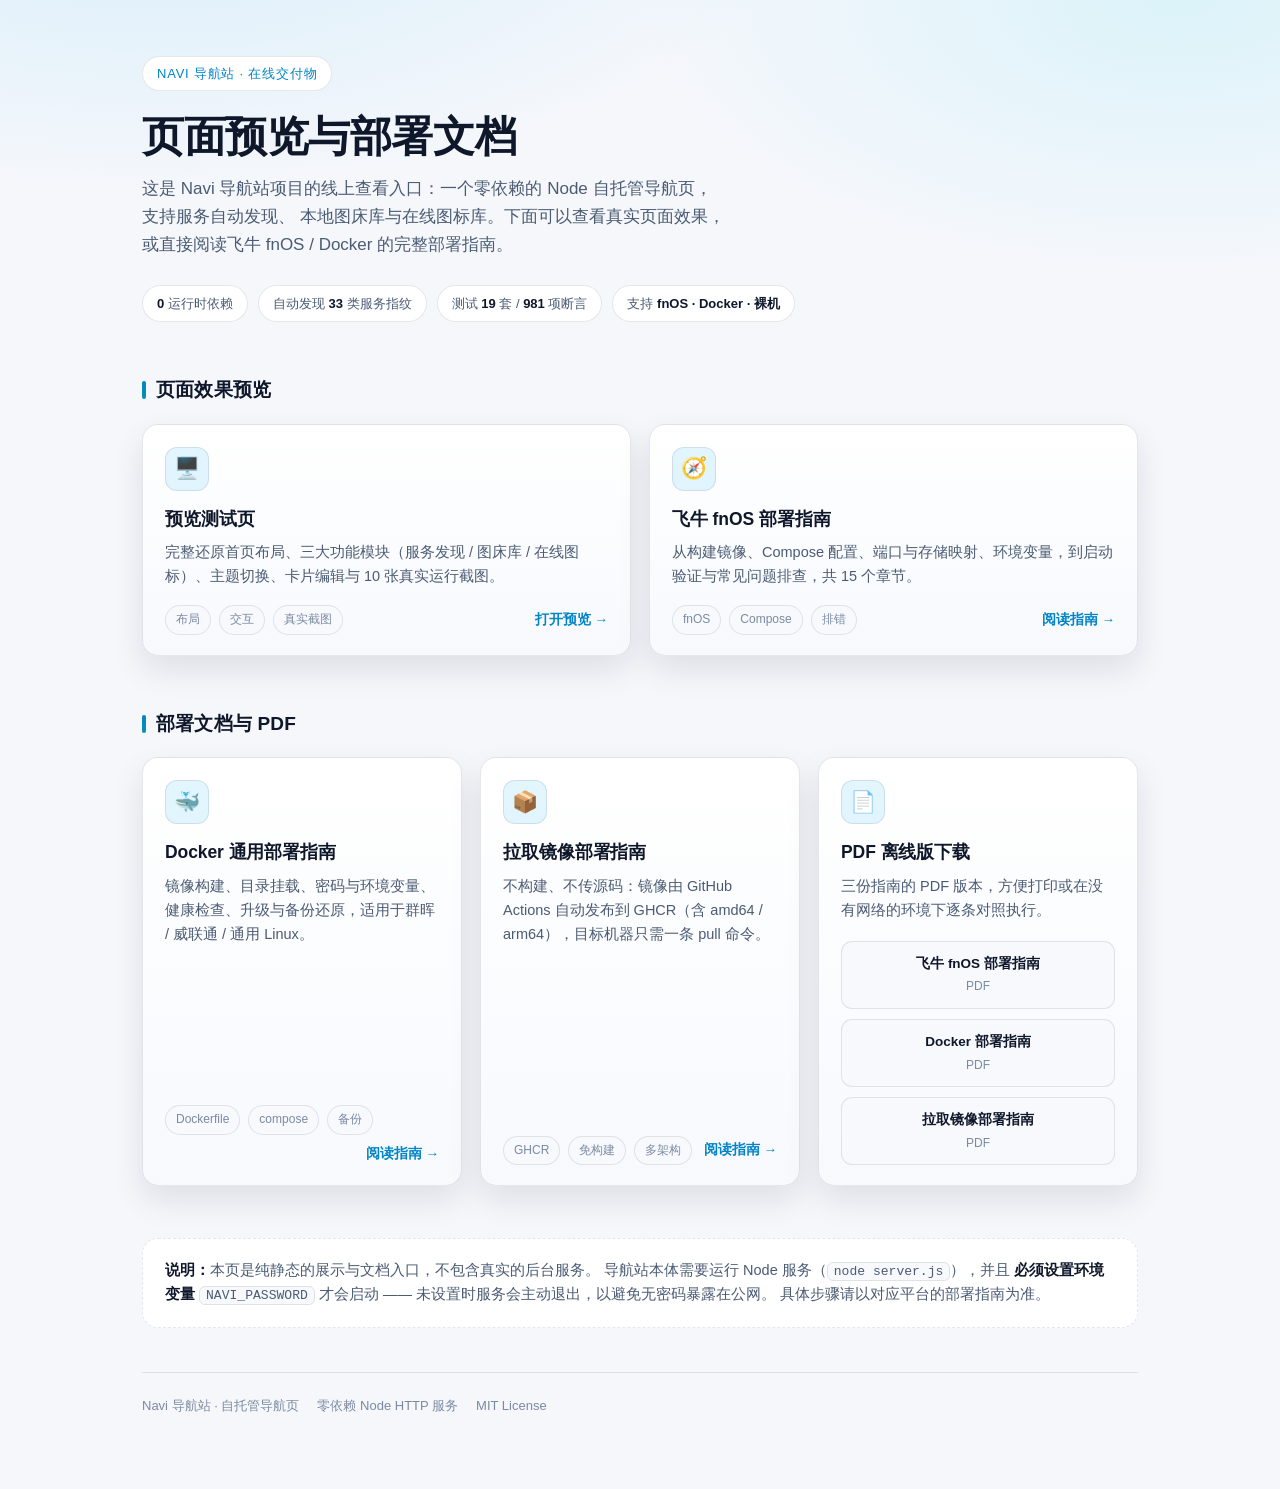
<file: scripts/share-index.html>
<!DOCTYPE html>
<html lang="zh-CN">
<head>
<meta charset="UTF-8">
<meta name="viewport" content="width=device-width, initial-scale=1, viewport-fit=cover">
<title>Navi 导航站 · 预览与部署文档</title>
<meta name="description" content="Navi 导航站的在线预览入口：页面效果预览、飞牛 fnOS 部署指南、Docker 部署指南与 PDF 下载。">
<meta name="color-scheme" content="dark light">
<link rel="icon" href="data:image/svg+xml,%3Csvg xmlns='http://www.w3.org/2000/svg' viewBox='0 0 32 32'%3E%3Crect width='32' height='32' rx='8' fill='%2338bdf8'/%3E%3Ctext x='16' y='23' font-size='20' text-anchor='middle' fill='%230f172a' font-family='system-ui' font-weight='700'%3EN%3C/text%3E%3C/svg%3E">
<style>
  :root{
    --bg:#0b1220; --bg-2:#0f1a2e; --panel:#111d33; --panel-2:#16243d;
    --line:rgba(148,163,184,.18); --fg:#e8eefc; --fg-2:#9fb0cc; --fg-3:#6b7d99;
    --accent:#38bdf8; --accent-2:#22d3ee; --ok:#22c55e; --warn:#f59e0b;
    --radius:16px; --shadow:0 18px 40px rgba(0,0,0,.35);
  }
  @media (prefers-color-scheme: light){
    :root{
      --bg:#f5f7fb; --bg-2:#eef2f9; --panel:#ffffff; --panel-2:#f7f9fd;
      --line:rgba(15,23,42,.10); --fg:#0f172a; --fg-2:#4b5b73; --fg-3:#7b8aa1;
      --accent:#0284c7; --accent-2:#0891b2; --shadow:0 14px 32px rgba(15,23,42,.10);
    }
  }
  *{box-sizing:border-box}
  html{-webkit-text-size-adjust:100%}
  body{
    margin:0; background:
      radial-gradient(1100px 520px at 12% -8%, rgba(56,189,248,.16), transparent 60%),
      radial-gradient(900px 460px at 92% 0%, rgba(34,211,238,.12), transparent 60%),
      var(--bg);
    color:var(--fg);
    font:16px/1.65 -apple-system,BlinkMacSystemFont,"Segoe UI","PingFang SC","Hiragino Sans GB","Microsoft YaHei",sans-serif;
    min-height:100dvh;
  }
  .wrap{max-width:1040px;margin:0 auto;padding:56px 22px 72px}

  header .eyebrow{
    display:inline-flex;align-items:center;gap:8px;
    font-size:13px;letter-spacing:.06em;text-transform:uppercase;color:var(--accent);
    border:1px solid var(--line);border-radius:999px;padding:6px 14px;background:var(--panel);
  }
  header h1{
    margin:20px 0 12px;font-size:clamp(28px,4.4vw,42px);line-height:1.22;letter-spacing:-.01em;
  }
  header p.lead{margin:0;max-width:62ch;color:var(--fg-2);font-size:17px}

  .stats{display:flex;flex-wrap:wrap;gap:10px;margin:26px 0 0;padding:0;list-style:none}
  .stats li{
    font-size:13px;color:var(--fg-2);background:var(--panel);border:1px solid var(--line);
    border-radius:999px;padding:7px 14px;
  }
  .stats b{color:var(--fg)}

  h2.sect{margin:52px 0 18px;font-size:19px;letter-spacing:.01em;display:flex;align-items:center;gap:10px}
  h2.sect::before{content:"";width:4px;height:18px;border-radius:2px;background:linear-gradient(180deg,var(--accent),var(--accent-2))}

  .grid{display:grid;gap:18px;grid-template-columns:repeat(auto-fit,minmax(288px,1fr))}

  .card{
    position:relative;display:flex;flex-direction:column;
    background:linear-gradient(180deg,var(--panel),var(--panel-2));
    border:1px solid var(--line);border-radius:var(--radius);
    padding:22px 22px 20px;box-shadow:var(--shadow);
    text-decoration:none;color:inherit;
    transition:transform .18s ease,border-color .18s ease,box-shadow .18s ease;
  }
  a.card:hover,a.card:focus-visible{transform:translateY(-3px);border-color:rgba(56,189,248,.55);outline:none}
  a.card:focus-visible{box-shadow:0 0 0 3px rgba(56,189,248,.35),var(--shadow)}
  .card .ico{
    width:44px;height:44px;border-radius:12px;display:grid;place-items:center;font-size:21px;
    background:rgba(56,189,248,.14);border:1px solid var(--line);margin-bottom:14px;
  }
  .card h3{margin:0 0 8px;font-size:17.5px;letter-spacing:-.005em}
  .card p{margin:0 0 16px;color:var(--fg-2);font-size:14.5px}
  .card .meta{margin-top:auto;display:flex;flex-wrap:wrap;gap:8px;align-items:center}
  .tag{font-size:12px;color:var(--fg-3);border:1px solid var(--line);border-radius:999px;padding:4px 10px;background:var(--panel-2)}
  .go{margin-left:auto;font-size:13.5px;font-weight:600;color:var(--accent);white-space:nowrap}
  .go::after{content:" →"}

  .dl{display:flex;flex-wrap:wrap;gap:10px;margin-top:2px}
  .dl a{
    flex:1 1 auto;min-width:170px;text-align:center;text-decoration:none;
    font-size:13.5px;font-weight:600;color:var(--fg);
    border:1px solid var(--line);border-radius:11px;padding:11px 14px;background:var(--panel-2);
    transition:border-color .18s ease,background .18s ease;
  }
  .dl a:hover,.dl a:focus-visible{border-color:rgba(56,189,248,.55);background:rgba(56,189,248,.10);outline:none}
  .dl a small{display:block;font-weight:400;color:var(--fg-3);margin-top:2px;font-size:12px}

  .note{
    margin-top:52px;padding:20px 22px;border-radius:var(--radius);
    border:1px dashed var(--line);background:var(--panel);color:var(--fg-2);font-size:14.5px;
  }
  .note b{color:var(--fg)}
  footer{margin-top:44px;padding-top:22px;border-top:1px solid var(--line);color:var(--fg-3);font-size:13px;display:flex;flex-wrap:wrap;gap:10px 18px}
  code{font-family:ui-monospace,SFMono-Regular,Menlo,Consolas,monospace;font-size:.9em;background:var(--panel-2);border:1px solid var(--line);border-radius:6px;padding:1px 6px}
</style>
</head>
<body>
<div class="wrap">

  <header>
    <span class="eyebrow">Navi 导航站 · 在线交付物</span>
    <h1>页面预览与部署文档</h1>
    <p class="lead">
      这是 Navi 导航站项目的线上查看入口：一个零依赖的 Node 自托管导航页，支持服务自动发现、
      本地图床库与在线图标库。下面可以查看真实页面效果，或直接阅读飞牛 fnOS / Docker 的完整部署指南。
    </p>
    <ul class="stats">
      <li><b>0</b> 运行时依赖</li>
      <li>自动发现 <b>33</b> 类服务指纹</li>
      <li>测试 <b>19</b> 套 / <b>981</b> 项断言</li>
      <li>支持 <b>fnOS · Docker · 裸机</b></li>
    </ul>
  </header>

  <h2 class="sect">页面效果预览</h2>
  <div class="grid">
    <a class="card" href="preview.html">
      <div class="ico">🖥️</div>
      <h3>预览测试页</h3>
      <p>完整还原首页布局、三大功能模块（服务发现 / 图床库 / 在线图标）、主题切换、卡片编辑与 10 张真实运行截图。</p>
      <div class="meta">
        <span class="tag">布局</span><span class="tag">交互</span><span class="tag">真实截图</span>
        <span class="go">打开预览</span>
      </div>
    </a>
    <a class="card" href="docs/fnos-deploy-guide.html">
      <div class="ico">🧭</div>
      <h3>飞牛 fnOS 部署指南</h3>
      <p>从构建镜像、Compose 配置、端口与存储映射、环境变量，到启动验证与常见问题排查，共 15 个章节。</p>
      <div class="meta">
        <span class="tag">fnOS</span><span class="tag">Compose</span><span class="tag">排错</span>
        <span class="go">阅读指南</span>
      </div>
    </a>
  </div>

  <h2 class="sect">部署文档与 PDF</h2>
  <div class="grid">
    <a class="card" href="docs/docker-guide.html">
      <div class="ico">🐳</div>
      <h3>Docker 通用部署指南</h3>
      <p>镜像构建、目录挂载、密码与环境变量、健康检查、升级与备份还原，适用于群晖 / 威联通 / 通用 Linux。</p>
      <div class="meta">
        <span class="tag">Dockerfile</span><span class="tag">compose</span><span class="tag">备份</span>
        <span class="go">阅读指南</span>
      </div>
    </a>
    <a class="card" href="docs/image-deploy-guide.html">
      <div class="ico">📦</div>
      <h3>拉取镜像部署指南</h3>
      <p>不构建、不传源码：镜像由 GitHub Actions 自动发布到 GHCR（含 amd64 / arm64），目标机器只需一条 pull 命令。</p>
      <div class="meta">
        <span class="tag">GHCR</span><span class="tag">免构建</span><span class="tag">多架构</span>
        <span class="go">阅读指南</span>
      </div>
    </a>
    <div class="card">
      <div class="ico">📄</div>
      <h3>PDF 离线版下载</h3>
      <p>三份指南的 PDF 版本，方便打印或在没有网络的环境下逐条对照执行。</p>
      <div class="dl">
        <a href="docs/Navi-fnOS-deploy-guide.pdf">飞牛 fnOS 部署指南<small>PDF</small></a>
        <a href="docs/Navi-docker-deploy-guide.pdf">Docker 部署指南<small>PDF</small></a>
        <a href="docs/Navi-image-deploy-guide.pdf">拉取镜像部署指南<small>PDF</small></a>
      </div>
    </div>
  </div>

  <div class="note">
    <b>说明：</b>本页是纯静态的展示与文档入口，不包含真实的后台服务。
    导航站本体需要运行 Node 服务（<code>node server.js</code>），并且 <b>必须设置环境变量</b>
    <code>NAVI_PASSWORD</code> 才会启动 —— 未设置时服务会主动退出，以避免无密码暴露在公网。
    具体步骤请以对应平台的部署指南为准。
  </div>

  <footer>
    <span>Navi 导航站 · 自托管导航页</span>
    <span>零依赖 Node HTTP 服务</span>
    <span>MIT License</span>
  </footer>

</div>
</body>
</html>
</file>
